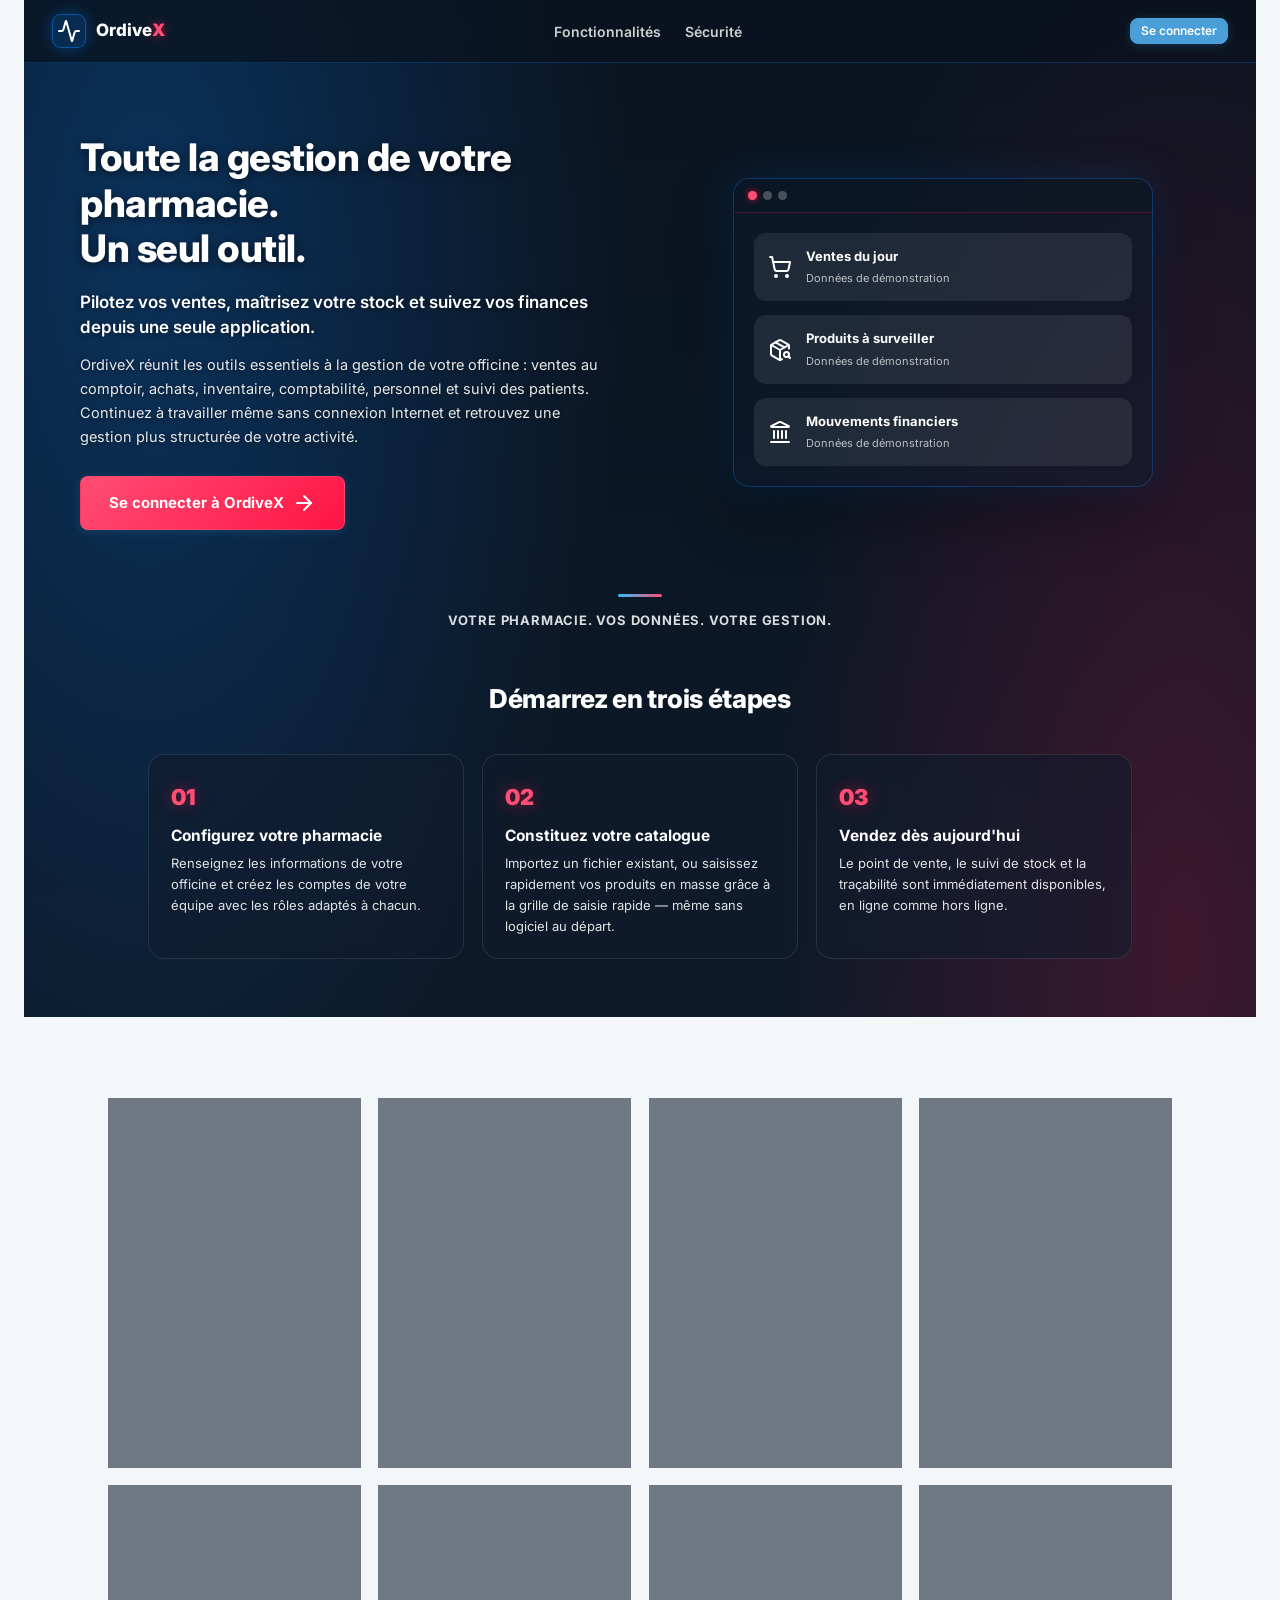
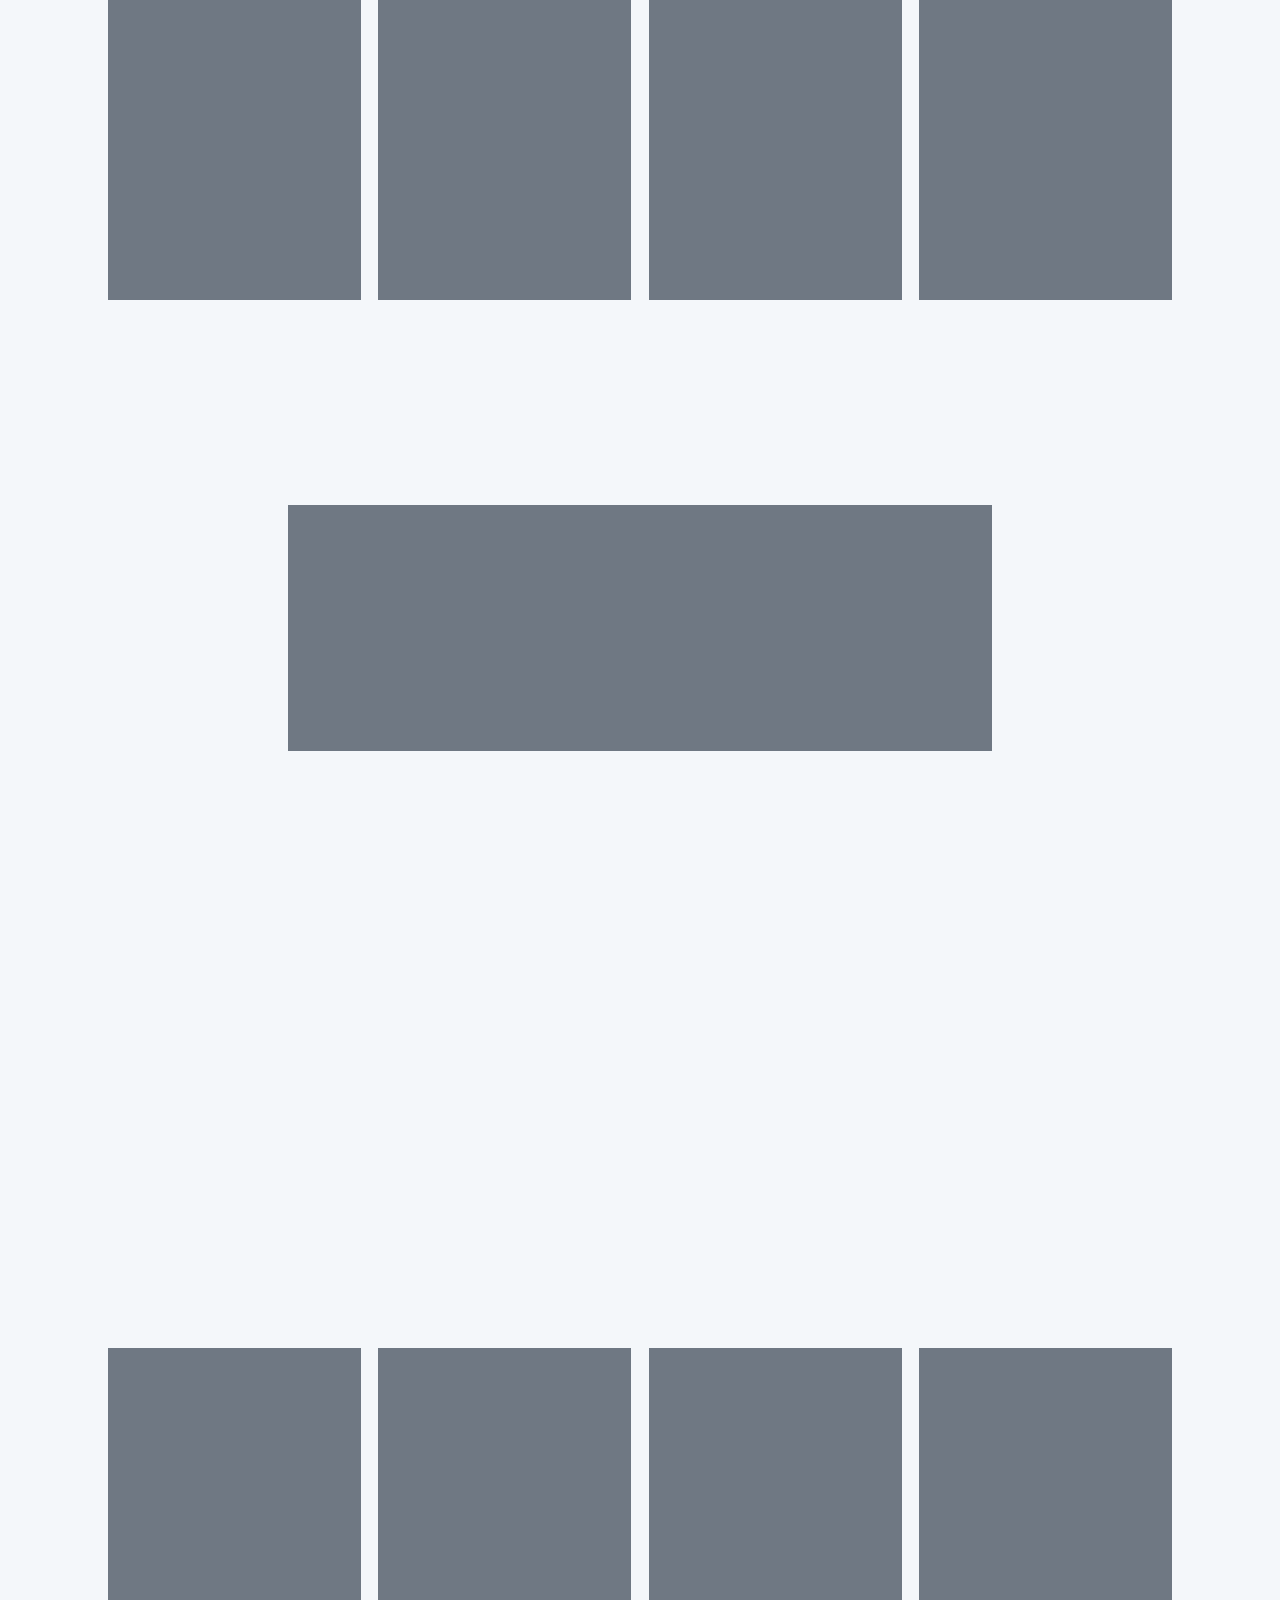
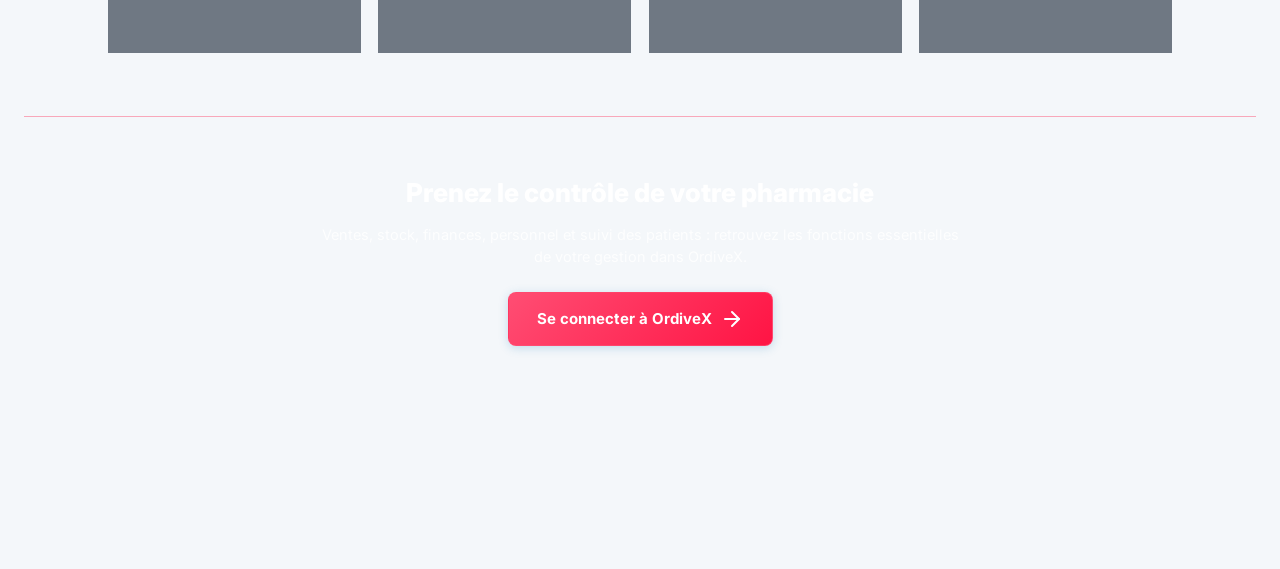
<file: index.html>
<!DOCTYPE html>
<html lang="fr">

<head>
  <script>
    (function() {
      // Fiabilisation post-hardening (Lot 8) — source de vérité UNIQUE pour la
      // version exécutée par cette page. Auparavant CE littéral (ligne
      // ci-dessous) ET un second `window.APP_VERSION = '9.x.x'` plus bas dans
      // <head> étaient deux chaînes codées en dur INDÉPENDANTES qu'il fallait
      // synchroniser à la main à chaque déploiement — exposé ici sous
      // window.APP_VERSION dès que possible pour que tout le reste du fichier
      // le lise au lieu de le redéclarer.
      const CURRENT_APP_VERSION = '9.13.6';
      window.APP_VERSION = CURRENT_APP_VERSION;

      const lastVersion = localStorage.getItem('ordivex_version');
      if (lastVersion !== CURRENT_APP_VERSION) {
        // Fiabilisation post-hardening (Lot 8) — cause racine de "la version
        // change à chaque refresh" : CE script (antérieur au Lot 5) et le
        // système de mise à jour du Lot 5 (bannière + _reloadWhenSafe, plus
        // bas dans ce fichier) réagissaient TOUS LES DEUX, indépendamment,
        // au même événement (nouvelle version déployée) — chacun avec son
        // propre window.location.reload(). Le Lot 5 recharge PROPREMENT
        // (attend la fin d'une vente/un formulaire ouvert) puis CE script,
        // sur le rechargement qui en résulte, détectait à nouveau un écart
        // de version et détruisait le Service Worker/cache que le Lot 5
        // venait d'installer correctement — nouveau cycle d'installation,
        // nouveau rechargement, etc. D'où l'alternance observée sur
        // plusieurs refresh successifs alors qu'une seule version est
        // réellement déployée. Le drapeau sessionStorage ci-dessous (posé
        // par _reloadWhenSafe juste avant SON propre reload, voir plus bas)
        // indique que CE rechargement précis est déjà le fruit du système
        // sûr du Lot 5 : dans ce cas, on se contente d'aligner localStorage
        // et de NE PAS relancer une seconde procédure de nettoyage/reload.
        var _swManagedReload = false;
        try { _swManagedReload = sessionStorage.getItem('ordivex_sw_managed_reload') === '1'; } catch (e) {}
        if (_swManagedReload) {
          try { sessionStorage.removeItem('ordivex_sw_managed_reload'); } catch (e) {}
          localStorage.setItem('ordivex_version', CURRENT_APP_VERSION);
        } else {
          localStorage.setItem('ordivex_version', CURRENT_APP_VERSION);
          if (window.caches) {
            caches.keys().then(function(names) {
              return Promise.all(names.map(function(name) {
                return caches.delete(name);
              }));
            }).then(function() {
              if (navigator.serviceWorker) {
                return navigator.serviceWorker.getRegistrations().then(function(regs) {
                  return Promise.all(regs.map(function(reg) {
                    return reg.unregister();
                  }));
                });
              }
            }).then(function() {
              window.location.reload();
            }).catch(function() {
              window.location.reload();
            });
          }
        }
      }
    })();
  </script>
  <meta charset="UTF-8">
  <meta name="viewport" content="width=device-width, initial-scale=1.0, viewport-fit=cover">
  <meta name="description" content="OrdiveX - ERP Pharmaceutique pour la Guinée">
  <meta name="theme-color" content="#1B4F72">
  <meta name="mobile-web-app-capable" content="yes">
  <meta name="apple-mobile-web-app-capable" content="yes">
  <meta name="apple-mobile-web-app-title" content="OrdiveX">
  <title>OrdiveX - ERP Pharmaceutique Premium</title>
  <link rel="icon" href="./icon.png" type="image/png">
  <link rel="manifest" href="manifest.json">
  <style>
    /* Police système — évite ERR_NAME_NOT_RESOLVED si Google Fonts est bloqué */
    :root { --font-sans: 'Inter', system-ui, -apple-system, 'Segoe UI', Roboto, Arial, sans-serif; }
    body { font-family: var(--font-sans); }
  </style>
  <!-- Google Fonts chargé en async (non-bloquant) — si réseau indisponible, le fallback système s'applique -->
  <link rel="preconnect" href="https://fonts.googleapis.com">
  <link rel="preconnect" href="https://fonts.gstatic.com" crossorigin>
  <link
    href="https://fonts.googleapis.com/css2?family=Inter:wght@300;400;500;600;700&family=JetBrains+Mono:wght@400;500&display=swap"
    rel="stylesheet"
    media="print" onload="this.media='all'"
    onerror="this.remove()">
  <link rel="stylesheet" href="css/main.css?v=9.13.6">
  <link rel="stylesheet" href="css/mobile.css?v=9.13.6">
  <!-- Fiabilisation post-hardening (Lot 8) : window.APP_VERSION est désormais
       défini une seule fois, dans le tout premier bloc script du head
       (source de vérité unique — voir son commentaire). Ce second littéral
       indépendant a été retiré. -->
  <meta name="theme-color" content="#1B4F72">
  <meta name="mobile-web-app-capable" content="yes">
  <meta name="apple-mobile-web-app-capable" content="yes">
  <meta name="apple-mobile-web-app-status-bar-style" content="black-translucent">
  <meta name="apple-touch-fullscreen" content="yes">
  <meta name="apple-mobile-web-app-title" content="OrdiveX">
  <link rel="apple-touch-icon" href="./icon.png">
  <script src="js/vendor/supabase.min.js"></script>
  <script src="js/vendor/lucide.min.js"></script>
  <script src="js/vendor/jspdf.umd.min.js"></script>
  <script src="js/vendor/jspdf.plugin.autotable.min.js"></script>
  <script>
    //  PERFORMANCE: Override lucide.createIcons pour scope automatique ──
    // Au lieu de scanner tout le DOM (lent sur mobile), scope au conteneur actif.
    if (window.lucide) {
      const _originalCreateIcons = lucide.createIcons.bind(lucide);
      lucide.createIcons = function (opts) {
        if (opts && opts.node) return _originalCreateIcons(opts);
        // Scope au #app-content si disponible, sinon document
        const container = document.getElementById('app-content');
        if (container) return _originalCreateIcons({ node: container });
        return _originalCreateIcons();
      };
      // Version rapide pour les modales et la sidebar (hors app-content)
      lucide.createIconsGlobal = _originalCreateIcons;
    }
  </script>
</head>

<body>

  <!-- Overlay OUTSIDE sidebar so it covers the screen independently -->
  <div id="sidebar-overlay" onclick="toggleSidebar()"></div>

  <aside id="app-sidebar">
    <div class="sidebar-logo">
      <div class="sidebar-logo-icon" id="sidebar-logo-icon"><img src="./icon.png" alt="OrdiveX" style="width:36px;height:36px;border-radius:8px;object-fit:cover"></div>
      <div class="sidebar-logo-text">
        <div class="sidebar-logo-title" id="pharmacy-name-display">Ordive<span style="color:var(--accent)">X</span>
        </div>
        <div class="sidebar-logo-subtitle" id="pharmacy-slogan-display">Santé & Technologie</div>
      </div>
    </div>
    <nav class="sidebar-nav" id="sidebar-nav"></nav>
    <div class="sidebar-footer">
      <div class="sidebar-sync" id="sidebar-sync" onclick="if(window.NM && typeof window.NM.requestSync === 'function') { window.NM.requestSync(true); } else { DB.syncToSupabase(true); }" style="cursor: pointer;" title="Cliquez pour forcer la synchronisation manuelle et vérifier le réseau">
        <div class="sync-dot online" id="sync-dot"></div>
        <span class="sync-text" id="sync-text">En ligne</span>
      </div>
      <div class="sidebar-user" id="sidebar-user">
        <div class="sidebar-user-avatar" id="user-avatar">?</div>
        <div class="sidebar-user-info">
          <div class="sidebar-user-name" id="user-name">Non connecté</div>
          <div class="sidebar-user-role" id="user-role">—</div>
        </div>
        <button class="sidebar-logout" onclick="Auth.logout()" title="Déconnecter"><i
            data-lucide="log-out"></i></button>
      </div>
      <div style="padding: 16px 20px; border-top: 1px solid rgba(255,255,255,0.05); text-align: center;">
        <a href="#" class="premium-badge">
          <svg width="12" height="12" viewBox="0 0 24 24" fill="none" stroke="currentColor" stroke-width="3"
            stroke-linecap="round" stroke-linejoin="round">
            <path d="m7 8-4 4 4 4" />
            <path d="m17 8 4 4-4 4" />
            <path d="m14 4-4 16" />
          </svg>
          <span>Propulsé par <strong>TrillionX</strong></span>
        </a>
      </div>
    </div>
  </aside>

  <header id="app-topbar">
    <button class="topbar-menu-btn" onclick="toggleSidebar()" title="Menu"><i data-lucide="menu"></i></button>
    <div class="topbar-title" id="topbar-title">Tableau de Bord</div>
    <div style="flex:1"></div>
    <div class="topbar-actions">
      <button class="topbar-btn" id="pwa-install-btn" onclick="installPWA()" title="Installer l'app"
        style="display:none"><i data-lucide="smartphone"></i></button>
      <button class="topbar-btn" id="device-sync-btn" onclick="if(window.UI && UI.openSyncMonitor) UI.openSyncMonitor()"
        title="Moniteur de Réseau">
        <i data-lucide="monitor" id="device-sync-icon"></i>
        <span class="notif-badge" id="device-sync-badge"
          style="display:none; background:var(--warning); color:#fff;">!</span>
      </button>
      <button class="topbar-btn" onclick="navigatePage('reorder')" title="Réapprovisionnement"><i
          data-lucide="refresh-cw"></i></button>
      <button class="topbar-btn" onclick="navigatePage('print')" title="Impression"><i
          data-lucide="printer"></i></button>
      <button class="topbar-btn" id="notif-btn" onclick="navigatePage('alerts')" title="Alertes">
        <i data-lucide="bell"></i><span class="notif-badge" id="notif-count" style="display:none">0</span>
      </button>
      <button class="topbar-btn" onclick="DB.doBackup ? DB.doBackup() : UI.toast('Backup...','info')"
        title="Sauvegarde"><i data-lucide="save"></i></button>
      <button class="topbar-btn" id="theme-toggle-btn" onclick="UI.toggleTheme()" title="Changer le thème"><i
          data-lucide="moon"></i></button>
      <button class="topbar-btn" id="topbar-settings-btn" onclick="navigatePage('settings')" title="Paramètres"><i
          data-lucide="settings-2"></i></button>
    </div>
  </header>

  <main id="app-content">
    <div class="loading-state">
      <div class="spinner"></div>
      <p>Démarrage de OrdiveX...</p>
    </div>
  </main>


  <div id="toast-container"></div>

  <!-- Device Sync Monitor Modal -->
  <div id="sync-monitor-modal" class="modal-overlay"
    style="display: none; z-index: 10000; position: fixed; top: 0; left: 0; width: 100vw; height: 100vh; background: rgba(0,0,0,0.5); justify-content: center; align-items: center;">
    <div class="modal-content"
      style="background: var(--surface); padding: 24px; border-radius: 12px; width: 90%; max-width: 500px; box-shadow: 0 10px 30px rgba(0,0,0,0.2);">
      <h3 style="margin-top:0; font-size: 1.2rem; display: flex; align-items: center; gap: 8px;">
        <i data-lucide="monitor-speaker"></i> Moniteur de Réseau
      </h3>
      <p style="color: var(--text-muted); font-size: 0.9rem; margin-bottom: 20px;">
        État en temps réel de la synchronisation des différents appareils (PC, Tablettes, Mobiles).
      </p>
      <div id="sync-monitor-list"
        style="display: flex; flex-direction: column; gap: 12px; max-height: 50vh; overflow-y: auto;">
        <!-- Devices listed here dynamically -->
      </div>
      <div style="margin-top: 24px; display: flex; justify-content: space-between; align-items: center;">
        <span style="font-size: 0.8rem; color: var(--text-muted);" id="current-device-id-display"></span>
        <button onclick="document.getElementById('sync-monitor-modal').style.display='none'" class="btn btn-primary"
          style="background: var(--primary); color: white; border: none; padding: 8px 16px; border-radius: 6px; cursor: pointer; font-weight: 500;">Fermer</button>
      </div>
    </div>
  </div>

  <!-- â-¢Ââ-¢Ââ-¢Â BOTTOM TAB BAR ââ‚¬- Mobile POS uniquement â-¢Ââ-¢Ââ-¢Â -->
  <nav id="mobile-pos-tabbar" class="mobile-tabbar" style="display:none">
    <button class="tab-btn active" data-vue="produits" onclick="mobileShowVue('produits')">
      <svg width="22" height="22" viewBox="0 0 24 24" fill="none" stroke="currentColor" stroke-width="2"
        stroke-linecap="round" stroke-linejoin="round">
        <rect x="3" y="3" width="7" height="7"></rect>
        <rect x="14" y="3" width="7" height="7"></rect>
        <rect x="14" y="14" width="7" height="7"></rect>
        <rect x="3" y="14" width="7" height="7"></rect>
      </svg>
      <span>Produits</span>
    </button>
    <button class="tab-btn" data-vue="panier" onclick="mobileShowVue('panier')">
      <svg width="22" height="22" viewBox="0 0 24 24" fill="none" stroke="currentColor" stroke-width="2"
        stroke-linecap="round" stroke-linejoin="round">
        <circle cx="9" cy="21" r="1"></circle>
        <circle cx="20" cy="21" r="1"></circle>
        <path d="M1 1h4l2.68 13.39a2 2 0 0 0 2 1.61h9.72a2 2 0 0 0 2-1.61L23 6H6"></path>
      </svg>
      <span>Panier</span>
      <span class="tab-badge" id="mobile-cart-badge" style="display:none">0</span>
    </button>
    <button class="tab-btn" data-vue="menu" onclick="mobileShowVue('menu')">
      <svg width="22" height="22" viewBox="0 0 24 24" fill="none" stroke="currentColor" stroke-width="2"
        stroke-linecap="round" stroke-linejoin="round">
        <line x1="3" y1="12" x2="21" y2="12"></line>
        <line x1="3" y1="6" x2="21" y2="6"></line>
        <line x1="3" y1="18" x2="21" y2="18"></line>
      </svg>
      <span>Menu</span>
    </button>
  </nav>

  <script src="js/utils/network-manager.js?v=9.13.6"></script>
  <script src="js/utils/barcode-scan.js?v=9.13.6"></script>
  <script src="js/utils/barcode-render.js?v=9.13.6"></script>
  <script src="js/db.js?v=9.13.6"></script>
  <script src="js/utils/queue.js?v=9.13.6"></script>
  <script src="js/auth.js?v=9.13.6"></script>
  <script src="js/ui.js?v=9.13.6"></script>
  <script src="js/mobile-money.js?v=9.13.6"></script>
  <script src="js/sms.js?v=9.13.6"></script>
  <script src="js/pages/dashboard.js?v=9.13.6"></script>
  <script src="js/pages/pos.js?v=9.13.6"></script>
  <script src="js/pages/stock.js?v=9.13.6"></script>
  <script src="js/pages/products.js?v=9.13.6"></script>
  <script src="js/pages/sales.js?v=9.13.6"></script>
  <script src="js/pages/returns.js?v=9.13.6"></script>
  <script src="js/pages/settings.js?v=9.13.6"></script>
  <script src="js/pages/prescriptions.js?v=9.13.6"></script>
  <script src="js/pages/suppliers.js?v=9.13.6"></script>
  <script src="js/pages/invoices.js?v=9.13.6"></script>
  <script src="js/pages/patients.js?v=9.13.6"></script>
  <script src="js/pages/caisse.js?v=9.13.6"></script>
  <script src="js/pages/traceability.js?v=9.13.6"></script>
  <script src="js/pages/alerts-engine.js?v=9.13.6"></script>
  <script src="js/pages/alerts.js?v=9.13.6"></script>
  <script src="js/pages/print.js?v=9.13.6"></script>
  <script src="js/pages/onboarding.js?v=9.13.6"></script>
  <script src="js/pages/insurances.js?v=9.13.6"></script>
  <script src="js/pages/metrics.js?v=9.13.6"></script>
  <script src="js/pages/management-control.js?v=9.13.6"></script>
  <script src="js/pages/accounting.js?v=9.13.6"></script>
  <script src="js/ui/command-palette.js?v=9.13.6"></script>
  <script src="js/ui/feedback.js?v=9.13.6"></script>
  <script src="js/utils/animations.js?v=9.13.6"></script>
  <script src="js/components/supportWidget.js?v=9.13.6"></script>
  <script src="js/pages/shifts.js?v=9.13.6"></script>
  <script src="js/pages/hr.js?v=9.13.6"></script>
  <script src="js/pages/stock-exits.js?v=9.13.6"></script>
  <script src="js/pages/inventory.js?v=9.13.6"></script>
  <script src="js/pages/diagnostic.js?v=9.13.6"></script>
  <script src="js/utils/pdf-export.js?v=9.13.6"></script>
  <script src="js/utils/action-guard.js?v=9.13.6"></script>
  <script src="js/utils/stability.js?v=9.13.6"></script>
  <script src="js/utils/devtools-guard.js?v=9.13.6"></script>
  <script src="js/utils/security-lock.js?v=9.13.6"></script>

  <script>
    const NAV_ITEMS = [
      { section: 'Principal' },
      { page: 'dashboard', icon: 'layout-dashboard', label: 'Tableau de Bord', roles: ['admin', 'pharmacien', 'caissier'], permission: 'module_dashboard' },
      { page: 'pos', icon: 'monitor-smartphone', label: 'Point de Vente', roles: ['admin', 'pharmacien', 'caissier'], permission: 'module_sales' },
      { page: 'caisse', icon: 'banknote', label: 'Caisse Journalière', roles: ['admin', 'pharmacien', 'caissier'], permission: 'module_caisse' },
      { section: 'Stock & Produits' },
      { page: 'products', icon: 'pill', label: 'Catalogue Produits', roles: ['admin', 'pharmacien'], permission: 'module_products' },
      { page: 'stock', icon: 'package-search', label: 'Gestion des Stocks', roles: ['admin', 'pharmacien'], permission: 'module_stock' },
      { page: 'inventory', icon: 'clipboard-list', label: 'Inventaires Physiques', roles: ['admin', 'pharmacien'], permission: 'module_inventory' },
      { page: 'reorder', icon: 'refresh-ccw-dot', label: 'Réapprovisionnement', roles: ['admin', 'pharmacien'], permission: 'module_reorder' },
      { section: 'Ordonnances & Patients' },
      { page: 'prescriptions', icon: 'file-text', label: 'Ordonnances', roles: ['admin', 'pharmacien'], permission: 'module_prescriptions' },
      { page: 'patients', icon: 'users', label: 'Dossiers Patients', roles: ['admin', 'pharmacien'], permission: 'module_patients' },
      { page: 'insurances', icon: 'shield', label: 'Assurances & Tiers Payant', roles: ['admin', 'pharmacien'], permission: 'module_claims' },
      { section: 'Achats' },
      { page: 'suppliers', icon: 'factory', label: 'Fournisseurs', roles: ['admin', 'pharmacien'], permission: 'module_suppliers' },
      { page: 'purchase-orders', icon: 'clipboard-list', label: 'Bons de Commande', roles: ['admin', 'pharmacien'], permission: 'module_purchase_orders' },
      { page: 'invoices', icon: 'file-text', label: 'Factures Fournisseurs', roles: ['admin', 'pharmacien'], permission: 'module_invoices' },
      { section: 'Traçabilité' },
      { page: 'traceability', icon: 'shield-check', label: 'Traçabilité & Pharmavig.', roles: ['admin', 'pharmacien'], permission: 'module_traceability' },
      { section: 'Analytique & Compta' },
      { page: 'management-control', icon: 'gauge', label: 'Pilotage & Controle', roles: ['admin', 'pharmacien'], permission: 'module_management_control' },
      { page: 'accounting', icon: 'landmark', label: 'Comptabilité Générale', roles: ['admin', 'comptable'], permission: 'module_accounting' },
      { page: 'sales', icon: 'history', label: 'Historique Ventes', roles: ['admin', 'pharmacien', 'caissier'], permission: 'module_sales' },
      { page: 'returns', icon: 'undo-2', label: 'Retours Médicaments', roles: ['admin', 'pharmacien'], permission: 'module_sales' },
      { page: 'stock-exits', icon: 'shuffle', label: 'Mouvements Manuels', roles: ['admin', 'pharmacien'], permission: 'caisse_view_manual_movements' },
      { page: 'reports', icon: 'bar-chart-3', label: 'Rapports & Analytique', roles: ['admin', 'pharmacien'], permission: 'module_reports' },
      { page: 'metrics', icon: 'bar-chart-2', label: 'Métriques Business', roles: ['admin', 'pharmacien'], permission: 'module_metrics' },
      { section: 'Ressources Humaines' },
      { page: 'hr', icon: 'user-cog', label: 'Ressources Humaines', roles: ['admin', 'manager'], permission: 'module_rh' },
      { section: 'Administration' },
      { page: 'print', icon: 'printer', label: "Centre d'Impression", roles: ['admin', 'pharmacien'], permission: 'module_settings' },
      { page: 'alerts', icon: 'bell', label: 'Alertes', roles: ['admin', 'pharmacien', 'caissier'], permission: 'module_dashboard' },
      { page: 'shifts', icon: 'clock-3', label: 'Équipes Matin / Soir', roles: ['admin', 'pharmacien'], permission: 'module_shifts' },
      { page: 'settings', icon: 'settings-2', label: 'Paramètres', roles: ['admin', 'manager'], permission: 'module_settings' },
      // Lot 6 hardening : volontairement absent d'Auth.ALL_PERMISSIONS et
      // des permissions par défaut de tout rôle — 'module_diagnostic' ne
      // peut donc jamais être accordé à un non-admin depuis les Paramètres
      // (Auth.can() ne renvoie true que par le raccourci role==='admin').
      // Double verrou : ce filtre de nav ET le contrôle interne à
      // renderDiagnostic() (js/pages/diagnostic.js).
      { page: 'diagnostic', icon: 'stethoscope', label: 'Diagnostic du Poste', roles: ['admin'], permission: 'module_diagnostic' },
    ];

    const PAGE_TITLES = {
      dashboard: 'Tableau de Bord', pos: 'Point de Vente', caisse: 'Caisse Journalière',
      products: 'Catalogue Médicaments', stock: 'Gestion des Stocks', inventory: 'Inventaires Physiques', reorder: 'Réapprovisionnement',
      prescriptions: 'Gestion des Ordonnances', patients: 'Dossiers Patients', insurances: 'Assurances & Tiers Payant',
      suppliers: 'Fournisseurs', 'purchase-orders': 'Bons de Commande', invoices: 'Factures Fournisseurs',
      traceability: 'Traçabilité & Pharmacovigilance',
      accounting: 'Comptabilité Générale',
      sales: 'Historique des Ventes', returns: 'Retours de Médicaments', 'stock-exits': 'Mouvements Manuels', reports: 'Rapports & Analytique',
      'management-control': 'Pilotage & Controle de Gestion',
      metrics: 'Métriques Business', onboarding: 'Configuration Initiale',
      print: "Centre d'Impression", alerts: 'Alertes Système', settings: 'Paramètres & Administration',
      shifts: 'Équipes Matin / Soir', hr: 'Ressources Humaines',
      diagnostic: 'Diagnostic du Poste',
    };

    function initSidebar() {
      const nav = document.getElementById('sidebar-nav');
      if (!nav || !DB.AppState.currentUser) return;
      const user = DB.AppState.currentUser;

      // Filter visible items first
      const visibleItems = NAV_ITEMS.filter(item => {
        if (item.section) return true; // Keep sections for now
        // 1. Check individual permission override first (if present)
        if (item.permission && typeof Auth !== 'undefined' && typeof Auth.can === 'function') {
          return Auth.can(item.permission);
        }
        // 2. Fallback to role-based check
        return item.roles.includes(user.role);
      });

      // Filter out sections that don't have subsequent items
      const finalItems = [];
      for (let i = 0; i < visibleItems.length; i++) {
        const item = visibleItems[i];
        if (item.section) {
          // Look ahead to see if there's any non-section item before the next section
          let hasContent = false;
          for (let j = i + 1; j < visibleItems.length; j++) {
            if (visibleItems[j].section) break;
            if (visibleItems[j].page) {
              hasContent = true;
              break;
            }
          }
          if (hasContent) finalItems.push(item);
        } else {
          finalItems.push(item);
        }
      }

      nav.innerHTML = finalItems.map(item => {
        if (item.section) return '<div class="nav-section">' + item.section + '</div>';
        return '<button class="nav-item" data-page="' + item.page + '" onclick="navigatePage(\'' + item.page + '\')">'
          + '<span class="nav-icon"><i data-lucide="' + item.icon + '"></i></span>'
          + '<span class="nav-label">' + item.label + '</span>'
          + '</button>';
      }).join('');
      if (window.lucide) {
        lucide.createIconsGlobal ? lucide.createIconsGlobal() : lucide.createIcons();
      }
    }

    function toggleSidebar() {
      const sidebar = document.getElementById('app-sidebar');
      const overlay = document.getElementById('sidebar-overlay');

      if (window.innerWidth <= 768) {
        // Mobile: use 'show' class for off-canvas
        const isOpen = sidebar.classList.contains('show');
        if (isOpen) {
          sidebar.classList.remove('show');
          if (overlay) overlay.classList.remove('show');
        } else {
          sidebar.classList.add('show');
          if (overlay) overlay.classList.add('show');
        }
      } else {
        // Desktop: use 'collapsed' class
        sidebar.classList.toggle('collapsed');
      }
    }

    // Auto-close sidebar on mobile after navigation
    function closeSidebarMobile() {
      if (window.innerWidth <= 768) {
        const sidebar = document.getElementById('app-sidebar');
        const overlay = document.getElementById('sidebar-overlay');
        if (sidebar) sidebar.classList.remove('show');
        if (overlay) overlay.classList.remove('show');
      }
    }

    function updateTopbar() {
      const user = DB.AppState.currentUser;
      if (!user) return;
      const av = document.getElementById('user-avatar');
      const nm = document.getElementById('user-name');
      const rl = document.getElementById('user-role');
      if (av) av.textContent = (user.name || 'U').charAt(0).toUpperCase();
      if (nm) nm.textContent = user.name || user.username;
      if (rl) rl.textContent = { admin: 'Administrateur', pharmacien: 'Pharmacien', caissier: 'Caissier' }[user.role] || user.role;

      const settingsBtn = document.getElementById('topbar-settings-btn');
      if (settingsBtn) {
        settingsBtn.style.display = user.role === 'admin' ? 'flex' : 'none';
      }
    }

    function navigatePage(page) {
      // Vérifier la permission d'accès avant la navigation
      const item = NAV_ITEMS.find(i => i.page === page);
      if (item && item.permission && typeof Auth !== 'undefined' && typeof Auth.can === 'function') {
        if (!Auth.can(item.permission) && DB.AppState.currentUser?.role !== 'admin') {
          UI.toast('⛔ Accès refusé — Vous n\'avez pas la permission d\'accéder à ce module.', 'error', 4000);
          return;
        }
      }

      // Cleanup mobile POS tab bar si on quitte le POS
      if (typeof mobileCleanupPOS === 'function') mobileCleanupPOS();
      document.querySelectorAll('.nav-item').forEach(el => el.classList.toggle('active', el.dataset.page === page));
      const t = document.getElementById('topbar-title');
      if (t) t.textContent = PAGE_TITLES[page] || page;
      closeSidebarMobile();
      Router.navigate(page);
    }

    // Lot 7 hardening : indicateur persistant discret de dernière synchro —
    // affiché sur la même ligne que le statut réseau (pas de nouvel élément,
    // pas de bloc supplémentaire) pour rester discret comme demandé.
    function _lastSyncTimeSuffix() {
      const ts = window.NM && window.NM.lastSuccessTime;
      if (!ts) return '';
      const d = new Date(ts);
      const hh = String(d.getHours()).padStart(2, '0');
      const mm = String(d.getMinutes()).padStart(2, '0');
      return ' · Sync ' + hh + ':' + mm;
    }
    function updateNetworkStatus() {
      const online = window.NM && typeof window.NM.isOnline === 'function' ? window.NM.isOnline() : navigator.onLine;
      const state = window.NM ? window.NM.state : (online ? 'ONLINE' : 'OFFLINE');
      const dot = document.getElementById('sync-dot');
      const text = document.getElementById('sync-text');
      if (dot) {
        dot.className = 'sync-dot ' + (online ? 'online' : (state === 'DEGRADED' ? 'degraded' : 'offline'));
      }
      if (text) {
        const label = online ? 'En ligne' : (state === 'DEGRADED' ? 'Serveur indisponible' : 'Hors ligne');
        text.textContent = label + _lastSyncTimeSuffix();
      }
    }
    window.updateNetworkStatus = updateNetworkStatus;
    window.addEventListener('online', () => { 
      updateNetworkStatus(); 
    });
    window.addEventListener('offline', () => { 
      updateNetworkStatus(); 
    });
    setInterval(updateNetworkStatus, 3000);

    async function updateAlertBadge() {
      try {
        const alerts = await DB.dbGetAll('alerts');
        const count = alerts.filter(a => a.status === 'unread').length;
        const badge = document.getElementById('notif-count');
        if (badge) { badge.style.display = count > 0 ? 'flex' : 'none'; badge.textContent = count > 9 ? '9+' : count; }
      } catch (e) { }
    }

    Router.register('metrics', (container) => renderMetrics(container));
    Router.register('onboarding', (container) => renderOnboarding(container));
    Router.register('diagnostic', (container) => renderDiagnostic(container));

    // Route 'alerts' enregistrée dans js/pages/alerts.js

    async function clearAllAlerts() {
      const all = await DB.dbGetAll('alerts');
      for (const a of all.filter(a => a.status === 'unread')) await DB.dbPut('alerts', { ...a, status: 'read' });
      UI.toast('Toutes les alertes marquées comme lues', 'success');
      await updateAlertBadge();
      Router.navigate('alerts');
    }
    async function dismissAlertItem(id) {
      const a = await DB.dbGet('alerts', id);
      if (a) await DB.dbPut('alerts', { ...a, status: 'read' });
      await updateAlertBadge();
      Router.navigate('alerts');
    }
    window.clearAllAlerts = clearAllAlerts;
    window.dismissAlertItem = dismissAlertItem;
    window.dismissAlert = dismissAlertItem;

    let _pwaPrompt = null;
    window.addEventListener('beforeinstallprompt', e => {
      e.preventDefault(); _pwaPrompt = e;
      const b = document.getElementById('pwa-install-btn');
      if (b) b.style.display = 'flex';
      // Show install banner if not in standalone mode
      if (!window.matchMedia('(display-mode: standalone)').matches) {
        showPWAInstallBanner();
      }
    });

    function showPWAInstallBanner() {
      if (document.getElementById('pwa-install-banner')) return;
      if (localStorage.getItem('pwa-banner-dismissed')) return;
      const banner = document.createElement('div');
      banner.id = 'pwa-install-banner';
      banner.style.cssText = 'position:fixed;bottom:20px;left:50%;transform:translateX(-50%);z-index:2001;background:linear-gradient(135deg,#1B6FAE,#2EAF7D);color:white;padding:14px 20px;border-radius:14px;box-shadow:0 8px 30px rgba(0,0,0,0.25);display:flex;align-items:center;gap:14px;max-width:460px;width:calc(100% - 40px);font-family:Inter,system-ui,sans-serif;animation:slideUp 0.4s ease';
      banner.innerHTML = '<div style="flex:1"><strong style="font-size:14px;display:block;margin-bottom:2px">Installer OrdiveX</strong><span style="font-size:12px;opacity:0.9">Installez l\'app pour une experience native sans barre du navigateur</span></div><button onclick="installPWA()" style="background:white;color:#1B6FAE;border:none;padding:8px 16px;border-radius:8px;font-weight:700;font-size:13px;cursor:pointer;white-space:nowrap">Installer</button><button onclick="dismissPWABanner()" style="background:none;border:none;color:white;opacity:0.7;cursor:pointer;font-size:18px;padding:4px">&#x2715;</button>';
      document.body.appendChild(banner);
    }

    function dismissPWABanner() {
      const banner = document.getElementById('pwa-install-banner');
      if (banner) banner.remove();
      localStorage.setItem('pwa-banner-dismissed', '1');
    }
    window.dismissPWABanner = dismissPWABanner;

    async function installPWA() {
      if (!_pwaPrompt) { UI.toast('Application déjàƒÂ  installée ou non disponible', 'info'); return; }
      _pwaPrompt.prompt();
      const r = await _pwaPrompt.userChoice;
      if (r.outcome === 'accepted') {
        UI.toast('OrdiveX installé ! L\'app se lancera sans barre du navigateur.', 'success', 5000);
        document.getElementById('pwa-install-btn').style.display = 'none';
        dismissPWABanner();
      }
      _pwaPrompt = null;
    }
    window.installPWA = installPWA;
    window.closeSidebarMobile = closeSidebarMobile;

    // ═══════════════════════════════════════════════════════════════════
    // SYSTÈME DE MISE À JOUR PROFESSIONNEL — v9.5.0
    // Détecte une vraie nouvelle version via le Service Worker,
    // compare avec version.json, et affiche une bannière moderne
    // uniquement quand une mise à jour est réellement disponible.
    // ═══════════════════════════════════════════════════════════════════
    const ORDIVEX_CURRENT_VERSION = APP_VERSION;

    // Environnement de test local (ex: python -m http.server) : jamais de
    // Service Worker. But : les fichiers modifiés sur disque pendant une
    // session de test doivent TOUJOURS être servis frais au prochain
    // rechargement — avec un SW en cache-first (voir sw.js), ce ne serait
    // pas le cas. On neutralise aussi activement tout SW/cache déjà installé
    // par une session de test précédente sur cette même origine, pour éviter
    // la confusion récurrente "mes modifications ne s'affichent pas" alors
    // qu'elles sont bien sur le disque mais servies depuis un ancien cache.
    // Sans effet en production (une pharmacie n'accède jamais via ces hôtes).
    const isLocalTestServer = ['127.0.0.1', 'localhost'].includes(location.hostname);

    if (isLocalTestServer) {
      if ('serviceWorker' in navigator) {
        navigator.serviceWorker.getRegistrations().then(regs => regs.forEach(r => r.unregister()));
      }
      if (window.caches) {
        caches.keys().then(names => names.forEach(name => caches.delete(name)));
      }
    } else if ('serviceWorker' in navigator) {
      // Lot 5 hardening (F15) : { updateViaCache: 'none' } force le navigateur
      // à ne JAMAIS servir sw.js depuis son cache HTTP lors d'un reg.update()
      // (vérification périodique plus bas) — sans ça, sur un hébergement où
      // on ne contrôle pas les en-têtes Cache-Control (GitHub Pages, ici :
      // aucun fichier de config d'en-têtes possible), le navigateur pourrait
      // comparer une copie déjà en cache à elle-même et ne jamais détecter
      // de nouvelle version du Service Worker.
      navigator.serviceWorker.register('sw.js', { updateViaCache: 'none' })
        .then(reg => {
          console.log('[SW] OK:', reg.scope);

          // ── Détection d'un nouveau Service Worker ──
          reg.addEventListener('updatefound', () => {
            const newWorker = reg.installing;
            if (!newWorker) return;

            newWorker.addEventListener('statechange', () => {
              // Le nouveau SW est installé et prêt à prendre le relais
              if (newWorker.state === 'installed' && navigator.serviceWorker.controller) {
                // Il y a un ancien SW actif + un nouveau prêt → vraie mise à jour
                _checkAndShowUpdateBanner(newWorker);
              }
            });
          });
        })
        .catch(e => console.warn('[SW] Erreur:', e));

      // Si le SW se recharge tout seul (après activation), recharger la page.
      // Lot 5 hardening (F16) : sw.js appelle self.skipWaiting() de façon
      // INCONDITIONNELLE dès l'installation (délibéré — garantit qu'une mise
      // à jour finit toujours par s'appliquer, même si l'onglet reste ouvert
      // des jours). Ça déclenche ce controllerchange sur TOUS les onglets
      // ouverts, indépendamment de toute action utilisateur — y compris en
      // pleine vente au comptoir. On découple : le nouveau SW peut prendre
      // le contrôle sans conséquence (juste les futures requêtes réseau),
      // mais le RECHARGEMENT DE LA PAGE — la partie réellement disruptive —
      // attend un état sûr.
      function _hasSensitiveOperationActive() {
        try {
          // Lot 5 hardening (F16) : posCart est une variable `let` locale à
          // pos.js (script classique) — pas une propriété de `window`. On
          // passe par le getter exposé par pos.js (window._getPosCartLength)
          // plutôt que par window.posCart, qui serait toujours undefined ici.
          if (typeof window._getPosCartLength === 'function' && window._getPosCartLength() > 0) {
            return 'Panier POS non vide';
          }
          if (document.getElementById('global-modal')) return 'Formulaire ouvert';
        } catch (e) { /* en cas d'erreur, ne pas bloquer indéfiniment un reload légitime */ }
        return null;
      }

      let _swRefreshing = false;
      function _reloadWhenSafe() {
        if (_swRefreshing) return;
        const reason = _hasSensitiveOperationActive();
        if (reason) {
          console.log('[SW] Rechargement différé — ' + reason);
          if (window.UI && typeof UI.toast === 'function' && !window._swDeferredToastShown) {
            window._swDeferredToastShown = true;
            UI.toast('Mise à jour prête — elle s\'appliquera dès la fin de cette opération.', 'info', 6000);
          }
          setTimeout(_reloadWhenSafe, 5000);
          return;
        }
        _swRefreshing = true;
        // Fiabilisation post-hardening (Lot 8) : signale au script de tête
        // de <head> (voir son commentaire) que CE rechargement est déjà
        // piloté par le système sûr du Service Worker — évite qu'il ne
        // déclenche à son tour un second nettoyage/reload sur la page qui
        // en résulte. sessionStorage (pas localStorage) : le drapeau ne
        // doit survivre qu'à CE rechargement précis, dans CET onglet.
        try { sessionStorage.setItem('ordivex_sw_managed_reload', '1'); } catch (e) {}
        window.location.reload();
      }
      navigator.serviceWorker.addEventListener('controllerchange', _reloadWhenSafe);
    }

    /**
     * Vérifie si la version distante est supérieure et affiche la bannière
     */
    async function _checkAndShowUpdateBanner(newWorker) {
      let remoteVersion = null;
      let changelog = '';
      try {
        const res = await fetch('version.json?t=' + Date.now(), { cache: 'no-store' });
        if (res.ok) {
          const data = await res.json();
          remoteVersion = data.version;
          changelog = data.changelog || '';
        }
      } catch(e) { /* offline — on affiche quand même la bannière générique */ }

      // Si on a pu lire la version distante ET qu'elle est identique ou inférieure → pas de mise à jour
      if (remoteVersion) {
        // Lot 5 hardening (F18) : parsing semver validé plutôt qu'un split/Number
        // naïf — un segment manquant ou non-numérique (version.json malformé)
        // produisait silencieusement `undefined`/`NaN`, faussant la comparaison
        // dans un sens ou l'autre selon le cas. En cas d'échec de parsing, on
        // affiche la bannière PAR PRUDENCE plutôt que de risquer de masquer
        // une vraie mise à jour (le SW a de toute façon déjà détecté un
        // nouveau sw.js réel via updatefound à ce stade).
        const parseVerSafe = v => {
          if (typeof v !== 'string') return null;
          const parts = v.split('.').map(s => parseInt(s, 10));
          if (parts.length < 3 || parts.some(n => !Number.isFinite(n) || n < 0)) return null;
          return parts;
        };
        const rV = parseVerSafe(remoteVersion);
        const cV = parseVerSafe(ORDIVEX_CURRENT_VERSION);
        if (rV && cV) {
          const isNewer = rV[0] > cV[0] || (rV[0] === cV[0] && rV[1] > cV[1]) || (rV[0] === cV[0] && rV[1] === cV[1] && rV[2] > cV[2]);
          if (!isNewer) {
            console.log('[Update] Version distante (' + remoteVersion + ') <= version locale (' + ORDIVEX_CURRENT_VERSION + '). Pas de bannière.');
            return;
          }
        } else {
          console.warn('[Update] Format de version invalide (remote="' + remoteVersion + '", local="' + ORDIVEX_CURRENT_VERSION + '") — bannière affichée par prudence.');
        }

        // Lot 5 hardening (F19) : snooze persistant PAR VERSION — "Plus tard"
        // ne doit pas re-notifier pour la MÊME version à chaque updatefound
        // (qui peut se déclencher plusieurs fois : reg.update() toutes les
        // 30 min). Une version ULTÉRIEURE au dismiss enregistré redéclenche
        // normalement la bannière.
        try {
          const dismissedVersion = localStorage.getItem('ordivex_banner_dismissed_version');
          if (dismissedVersion === remoteVersion) {
            console.log('[Update] Version ' + remoteVersion + ' déjà ignorée ("Plus tard") par l\'utilisateur — pas de nouvelle bannière pour cette version.');
            return;
          }
        } catch (e) { /* localStorage indisponible — ne pas bloquer l'affichage */ }
      }

      // ── Construire et afficher la bannière ──
      const versionLabel = remoteVersion || 'nouvelle version';
      const existing = document.getElementById('ordivex-update-banner');
      if (existing) existing.remove();

      const banner = document.createElement('div');
      banner.id = 'ordivex-update-banner';
      banner.innerHTML = `
        <div style="position:fixed;bottom:0;left:0;right:0;z-index:99999;animation:slideUpBanner 0.5s cubic-bezier(0.16,1,0.3,1) forwards">
          <div style="max-width:640px;margin:0 auto 20px;padding:22px 26px;background:linear-gradient(135deg,#0f172a 0%,#1e3a5f 100%);border-radius:18px;box-shadow:0 24px 70px rgba(0,0,0,0.5),0 0 0 1px rgba(16,185,129,0.25);border:1px solid rgba(16,185,129,0.35);display:flex;align-items:center;gap:16px;backdrop-filter:blur(20px);margin-left:16px;margin-right:16px">
            <div style="flex-shrink:0;width:52px;height:52px;background:linear-gradient(135deg,#10b981,#059669);border-radius:13px;display:flex;align-items:center;justify-content:center;animation:updatePulse 2.2s infinite ease-in-out">
              <svg width="26" height="26" viewBox="0 0 24 24" fill="none" stroke="white" stroke-width="2" stroke-linecap="round" stroke-linejoin="round"><path d="m12 3-1.912 5.813a2 2 0 0 1-1.275 1.275L3 12l5.813 1.912a2 2 0 0 1 1.275 1.275L12 21l1.912-5.813a2 2 0 0 1 1.275-1.275L21 12l-5.813-1.912a2 2 0 0 1-1.275-1.275L12 3Z"/></svg>
            </div>
            <div style="flex:1;min-width:0">
              <div style="font-size:15px;font-weight:800;color:#fff;margin-bottom:2px">Mise à jour OrdiveX ${versionLabel} disponible</div>
              <div style="font-size:12px;color:#94a3b8;line-height:1.4">${changelog || 'Nouvelles fonctionnalités et améliorations de performance.'}</div>
            </div>
            <div style="display:flex;gap:8px;flex-shrink:0">
              <button onclick="_dismissUpdateBanner('${remoteVersion || ''}')" style="padding:8px 14px;border-radius:10px;border:1px solid rgba(255,255,255,0.15);background:transparent;color:#94a3b8;font-size:12px;font-weight:600;cursor:pointer;transition:all 0.2s">Plus tard</button>
              <button onclick="_applyUpdate()" style="padding:9px 20px;border-radius:10px;border:none;background:linear-gradient(135deg,#10b981,#059669);color:#fff;font-size:12.5px;font-weight:700;cursor:pointer;box-shadow:0 6px 20px rgba(16,185,129,0.5);transition:all 0.2s;display:flex;align-items:center;gap:6px">
                <svg width="14" height="14" viewBox="0 0 24 24" fill="none" stroke="currentColor" stroke-width="2.5"><path d="M21 15v4a2 2 0 0 1-2 2H5a2 2 0 0 1-2-2v-4"/><polyline points="7 10 12 15 17 10"/><line x1="12" x2="12" y1="15" y2="3"/></svg>
                Installer maintenant
              </button>
            </div>
          </div>
        </div>
        <style>
          @keyframes slideUpBanner {
            from { transform: translateY(100%); opacity: 0; }
            to   { transform: translateY(0); opacity: 1; }
          }
          @keyframes updatePulse {
            0%, 100% { box-shadow: 0 0 0 0 rgba(16,185,129,0.5); }
            50%      { box-shadow: 0 0 0 8px rgba(16,185,129,0); }
          }
        </style>
      `;
      document.body.appendChild(banner);

      // Stocker la référence au nouveau worker
      window._pendingUpdateWorker = newWorker;
    }

    /**
     * Active le nouveau Service Worker et recharge la page
     */
    function _applyUpdate() {
      const banner = document.getElementById('ordivex-update-banner');
      if (banner) {
        // Remplacer le contenu par un loader
        banner.querySelector('div > div').innerHTML = `
          <div style="max-width:600px;margin:0 auto 20px;padding:24px;background:linear-gradient(135deg,#0f172a 0%,#1e3a5f 100%);border-radius:16px;box-shadow:0 20px 60px rgba(0,0,0,0.4);text-align:center;margin-left:16px;margin-right:16px">
            <div style="display:inline-block;width:28px;height:28px;border:3px solid rgba(255,255,255,0.15);border-top-color:#10b981;border-radius:50%;animation:spin 0.8s linear infinite;margin-bottom:10px"></div>
            <div style="color:#fff;font-weight:700;font-size:14px">Installation en cours…</div>
            <div style="color:#64748b;font-size:12px;margin-top:4px">L'application va redémarrer automatiquement.</div>
          </div>
          <style>@keyframes spin { to { transform: rotate(360deg); } }</style>
        `;
      }

      // Envoyer le signal au nouveau SW pour qu'il prenne le contrôle
      if (window._pendingUpdateWorker) {
        window._pendingUpdateWorker.postMessage({ type: 'SKIP_WAITING' });
      } else {
        // Fallback : forcer le reload
        if ('caches' in window) {
          caches.keys().then(names => names.forEach(name => caches.delete(name)));
        }
        // Fiabilisation post-hardening (Lot 8) : même coordination que
        // _reloadWhenSafe — ce reload est lui aussi piloté par le système
        // de mise à jour, pas un reload "spontané".
        try { sessionStorage.setItem('ordivex_sw_managed_reload', '1'); } catch (e) {}
        setTimeout(() => window.location.reload(), 800);
      }
    }
    window._applyUpdate = _applyUpdate;

    // Lot 5 hardening (F19) : mémorise la version que l'utilisateur a
    // explicitement reportée ("Plus tard"), pour ne pas ré-afficher la
    // bannière en boucle à chaque check tant que cette version reste la
    // dernière disponible. Un nouveau déploiement (nouvelle version) réaffiche
    // la bannière normalement, car la version mémorisée ne correspond plus.
    function _dismissUpdateBanner(version) {
      try {
        if (version) localStorage.setItem('ordivex_banner_dismissed_version', version);
      } catch (e) {}
      const banner = document.getElementById('ordivex-update-banner');
      if (banner) banner.remove();
    }
    window._dismissUpdateBanner = _dismissUpdateBanner;

    // ── Vérification proactive au chargement, puis fréquemment ──
    // Fiabilisation (signalé par l'utilisateur) : une mise à jour disponible
    // ne doit "pas tarder" à se faire connaître — l'ancien délai de 30 min
    // pouvait laisser un poste tourner toute une session sur une version
    // obsolète sans jamais être notifié. Vérification ramenée à 3 min, plus
    // une vérification immédiate supplémentaire chaque fois que l'onglet
    // redevient visible ou que la connexion revient (cas typique après une
    // coupure de courant/réseau) — ces deux évènements ne coïncident pas
    // forcément avec le prochain tic de l'intervalle.
    function _checkForUpdateNow() {
      if (!('serviceWorker' in navigator)) return;
      navigator.serviceWorker.getRegistration().then(reg => {
        if (reg) { try { reg.update(); } catch (e) { console.warn('[SW] Update skipped:', e); } }
      }).catch(() => { });
    }
    window.addEventListener('load', () => {
      if (!('serviceWorker' in navigator)) return;
      _checkForUpdateNow();
      setInterval(_checkForUpdateNow, 3 * 60 * 1000);
      document.addEventListener('visibilitychange', () => {
        if (document.visibilityState === 'visible') _checkForUpdateNow();
      });
      window.addEventListener('online', _checkForUpdateNow);
    });
    document.addEventListener('keydown', e => {
      if (!DB.AppState.currentUser) return;
      if ((e.ctrlKey || e.metaKey)) {
        const map = { '1': 'dashboard', '2': 'pos', '3': 'stock', '4': 'prescriptions', '5': 'caisse', 'p': 'print' };
        if (map[e.key]) { e.preventDefault(); navigatePage(map[e.key]); }
        if (e.key === 'b') { e.preventDefault(); doBackup && doBackup(); }
      }
      if (e.key === 'Escape') UI.closeModal && UI.closeModal();
    });

    async function initApp() {
      try {
        UI.initTheme();
        if (window.CommandPalette) CommandPalette.init();
        await DB.initDB();
        if (window.SecurityLock) window.SecurityLock.init();
        await DB.seedDemoData();
        if (window.updatePharmacyDisplay) await updatePharmacyDisplay();

        // --- Check if pharmacy is already configured ---
        let settings = await DB.dbGetAll('settings');

        // ── Initialiser window._appSettings globalement (utilisé dans tous les modules) ──
        window._appSettings = {};
        settings.forEach(s => { if (s.key) window._appSettings[s.key] = s.value; });

        let onboardingDone = settings.find(s => s.key === 'onboarding_done')?.value || localStorage.getItem('onboarding_done') === 'true';
        const hasSupabase = settings.find(s => s.key === 'supabase_url')?.value;

        // console.log('[App] Debug Onboarding:', { onboardingDone, hasSupabase, settingsCount: settings.length });

        // If Supabase configured but onboarding not done locally
        if (!onboardingDone && hasSupabase) {
          console.log('[App] Supabase detected. Forcing onboarding_done to true.');
          onboardingDone = true;
          await DB.dbPut('settings', { key: 'onboarding_done', value: true });
          localStorage.setItem('onboarding_done', 'true');

          if (window.NM && window.NM.isOnline()) {
            const main = document.getElementById('app-content');
            if (main) main.innerHTML = '<div class="loader-container"><div class="spinner"></div><p>Synchronisation Cloud...</p></div>';
            DB.pullFromSupabase().catch(e => console.warn('[App] Background pull failed:', e));
          }
        }

        // Fresh check of onboarding status after potential pull
        const finalSettings = await DB.dbGetAll('settings');
        onboardingDone = finalSettings.find(s => s.key === 'onboarding_done')?.value || localStorage.getItem('onboarding_done') === 'true';

        if (!onboardingDone) {
          // La page vitrine ne doit se montrer qu'UNE SEULE FOIS, avant que la
          // pharmacie soit installée/configurée - jamais une fois l'onboarding
          // terminé (voir _leaveLanding dans settings.js, qui pose ce drapeau).
          const landingSeen = localStorage.getItem('ordivex_landing_seen') === 'true';
          if (!landingSeen) {
            console.log('[App] Première visite — page vitrine.');
            Router.currentPage = 'landing';
            DB.AppState.currentPage = 'landing';
            const main = document.getElementById('app-content');
            main.innerHTML = '';
            renderLanding(main);
            return;
          }
          console.log('[App] Onboarding required.');
          Router.currentPage = 'onboarding';
          DB.AppState.currentPage = 'onboarding';
          const main = document.getElementById('app-content');
          main.innerHTML = '';
          renderOnboarding(main);
          return;
        }

        const session = await Auth.restoreSession();
        if (session) {
          initSidebar();
          updateTopbar();
          Router.navigate('dashboard');
        } else {
          Router.navigate('login');
        }

        updateNetworkStatus();
        setInterval(updateAlertBadge, 120000);

        // â-â‚¬â-â‚¬ Auto-backup (toutes les 30 min) et auto-pull cloud (toutes les 5 min) â-â‚¬â-â‚¬
        if (DB.startAutoBackup) DB.startAutoBackup();
        if (DB.startAutoPull) DB.startAutoPull();

        // â-â‚¬â-â‚¬ Rafraîchir le dashboard quand l'utilisateur revient après une longue absence â-â‚¬â-â‚¬
        let _lastVisible = Date.now();
        document.addEventListener('visibilitychange', () => {
          if (document.visibilityState === 'visible') {
            const elapsed = Date.now() - _lastVisible;
            // Si absent > 5 min ET sur le dashboard â- ’ re-rendre
            if (elapsed > 300000 && Router.currentPage === 'dashboard') {
              Router.navigate('dashboard');
            }
            _lastVisible = Date.now();
          }
        });
      } catch (err) {
        console.error('Init failed:', err);
        document.getElementById('app-content').innerHTML =
          '<div class="error-state"><div style="font-size:48px"><i data-lucide="alert-triangle"></i></div><h2>Erreur de démarrage</h2>'
          + '<p>' + err.message + '</p><button class="btn btn-primary" style="margin-top:16px" onclick="location.reload()">Recharger</button></div>';
        if (window.lucide) lucide.createIcons();
      }
    }

    window.initSidebar = initSidebar;
    window.updateTopbar = updateTopbar;
    window.navigatePage = navigatePage;
    window.toggleSidebar = toggleSidebar;
    window.updateAlertBadge = updateAlertBadge;



    initApp();
    if (window.lucide) {
      lucide.createIconsGlobal ? lucide.createIconsGlobal() : lucide.createIcons();
    }
  </script>
</body>

</html>
</file>
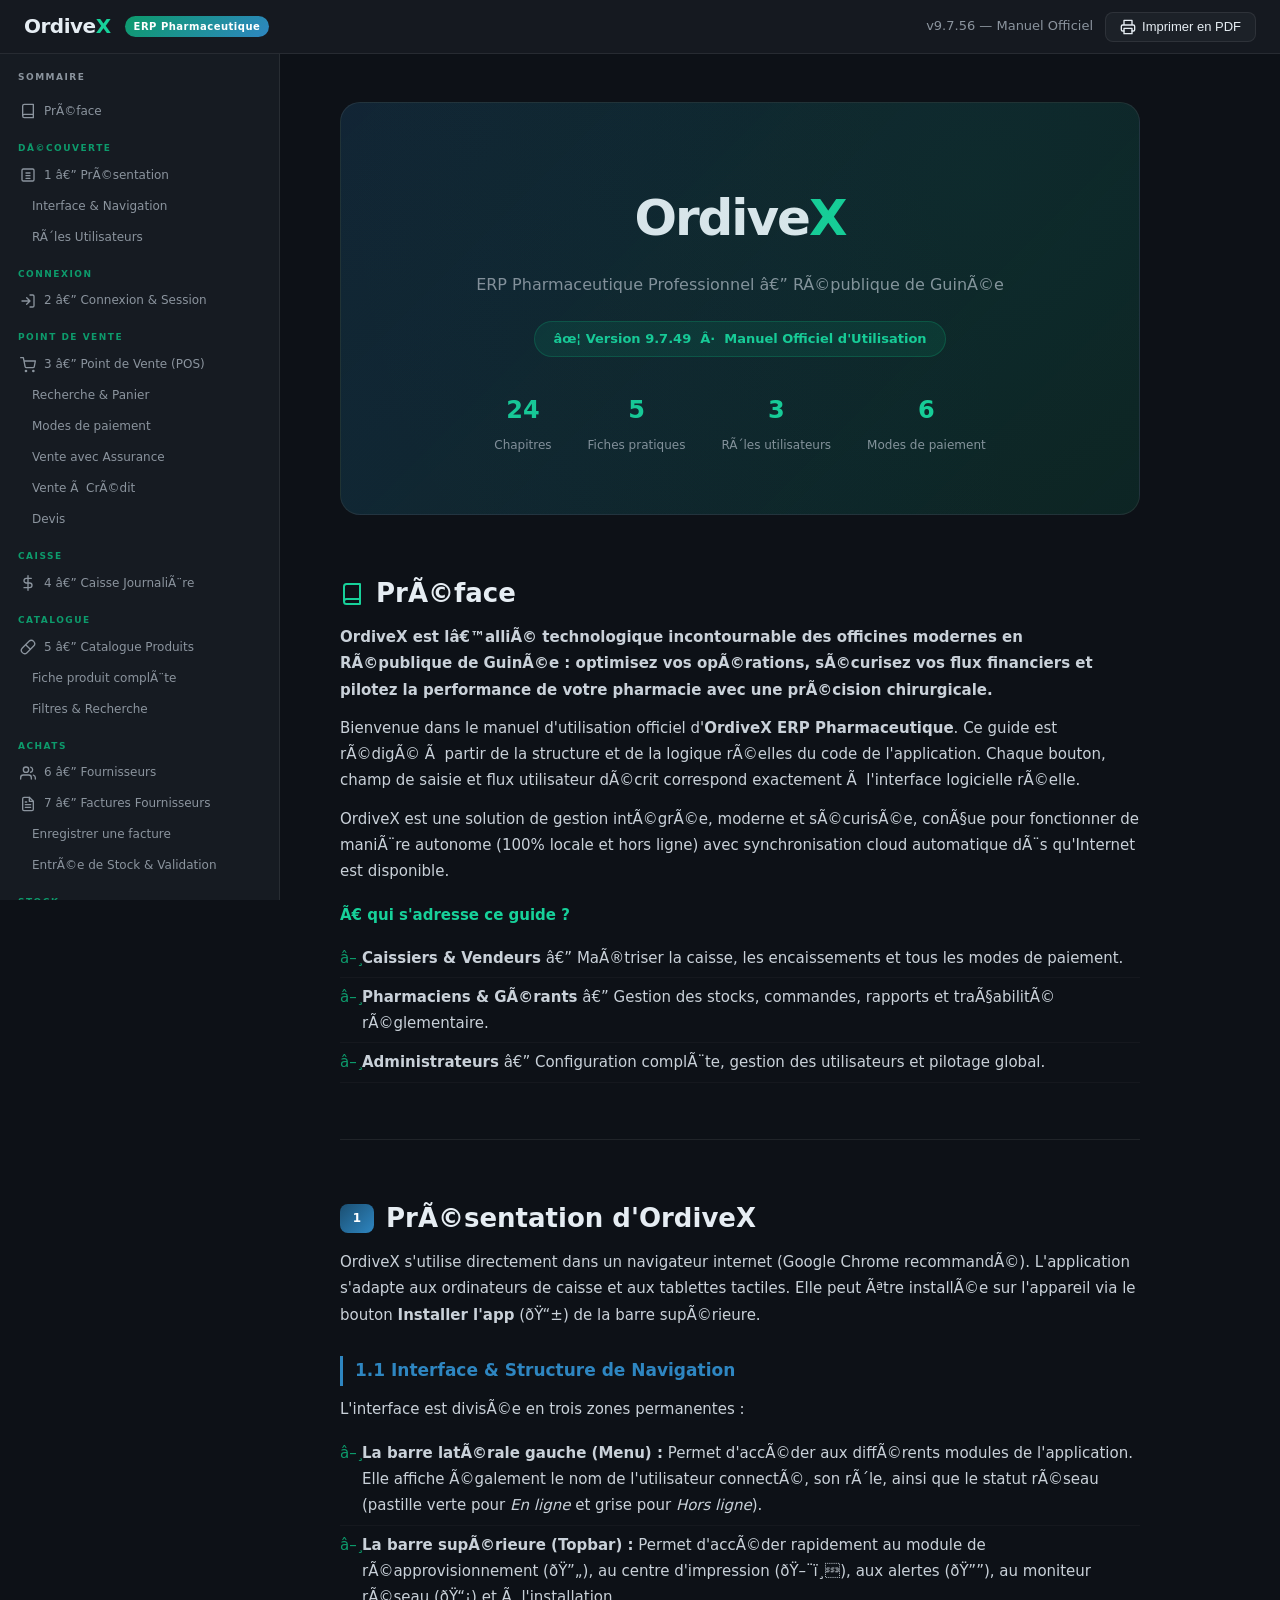
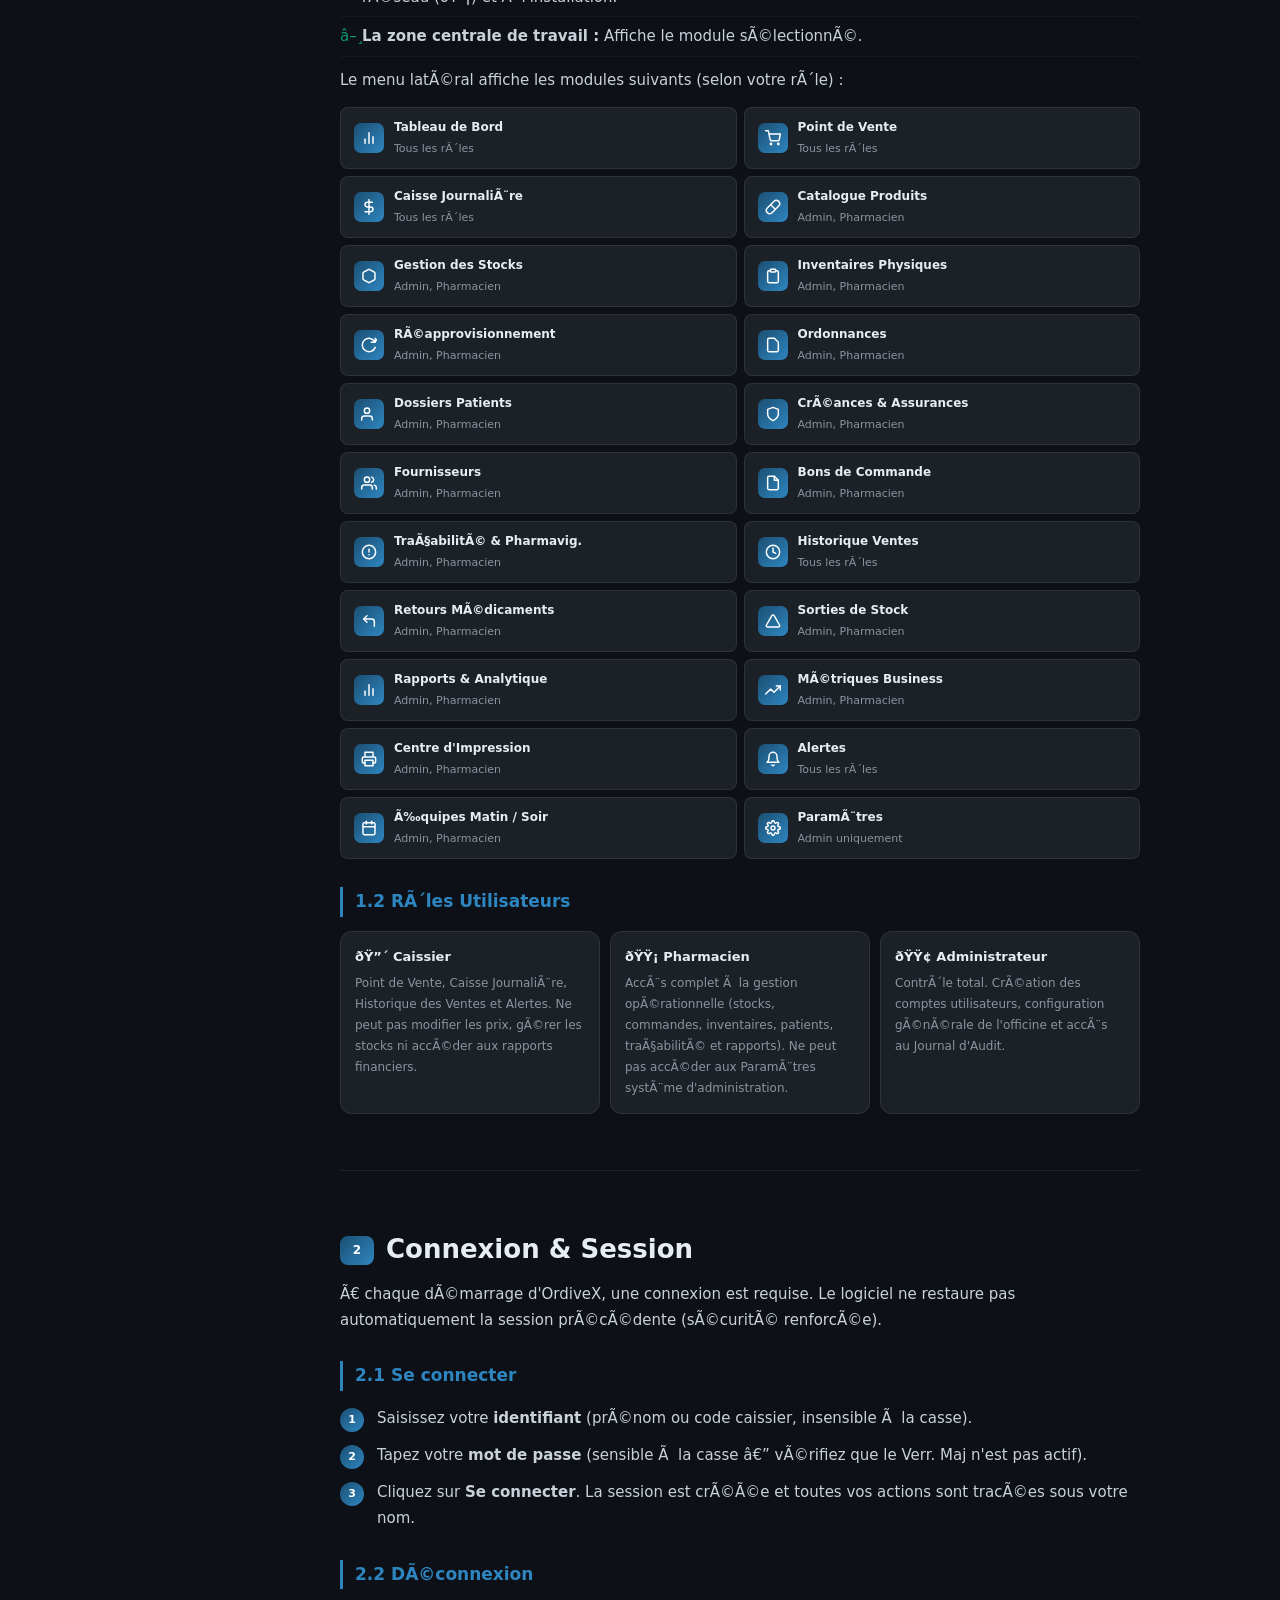
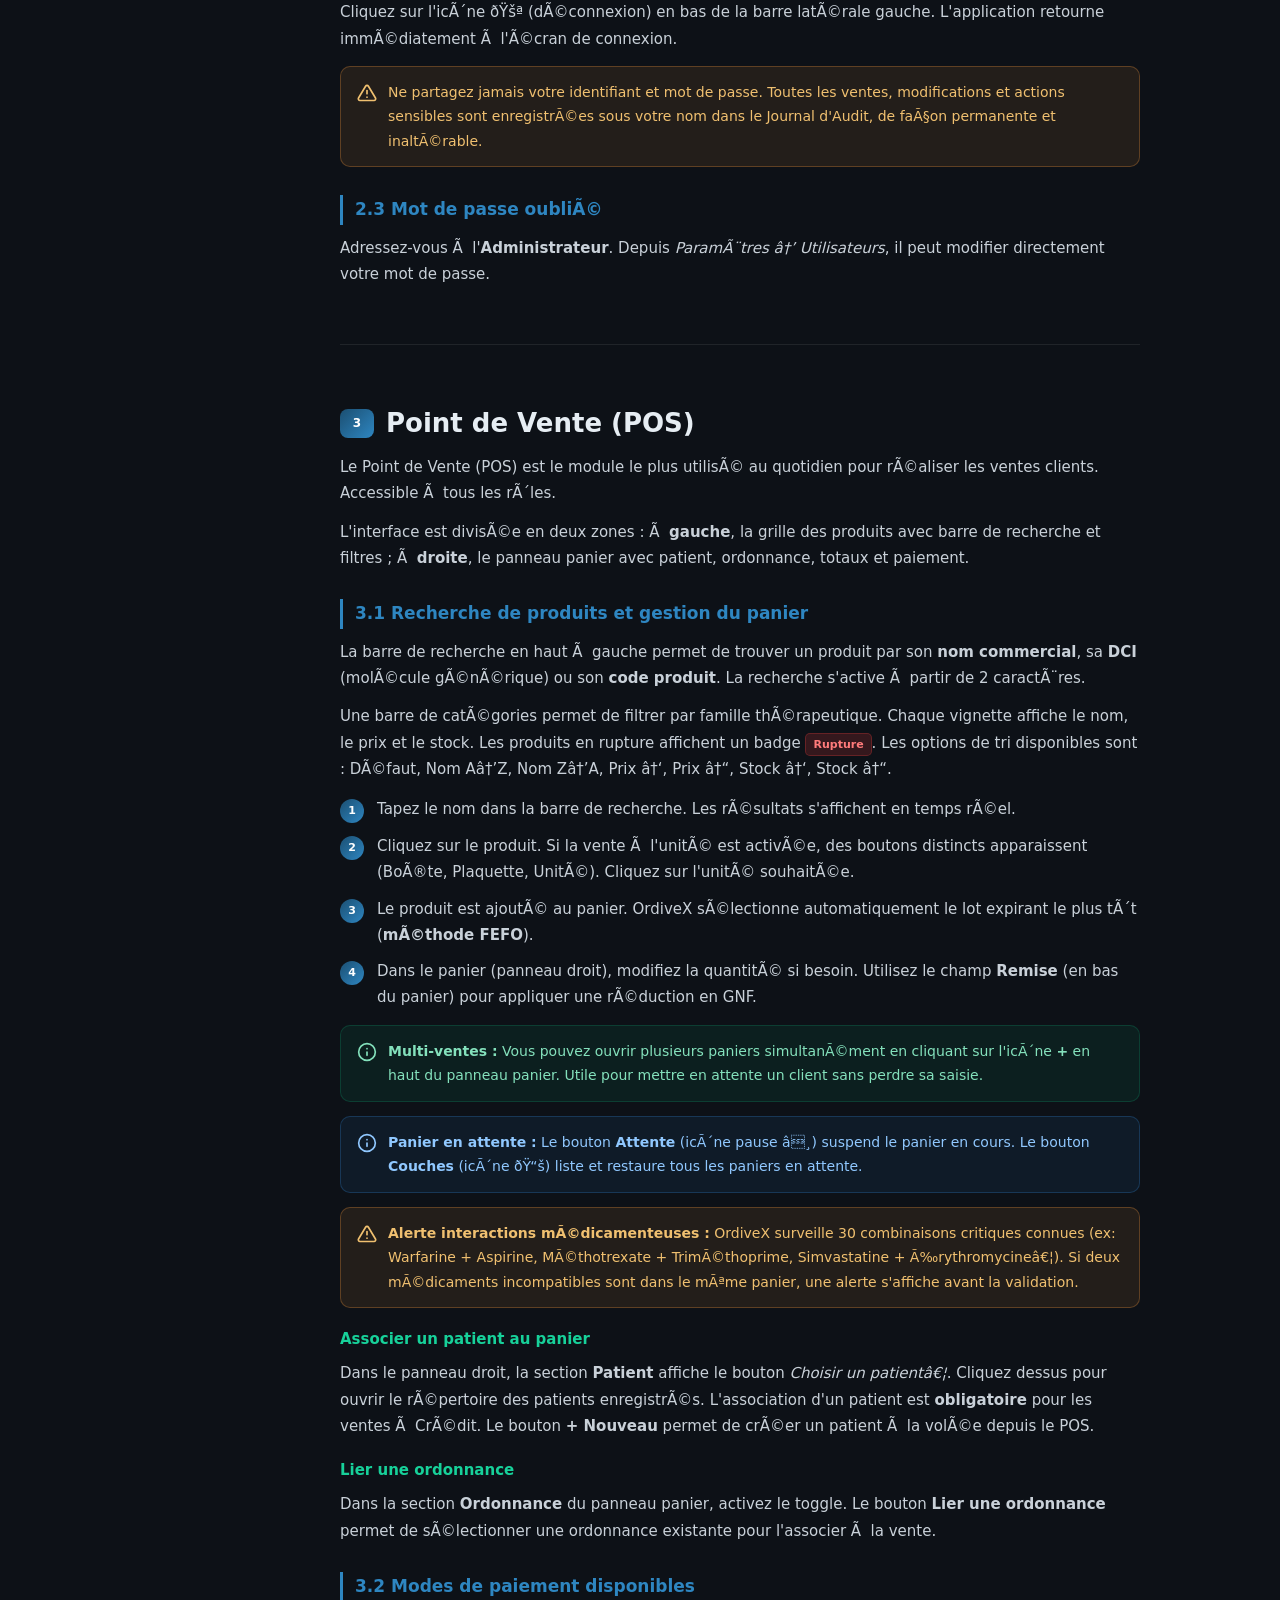
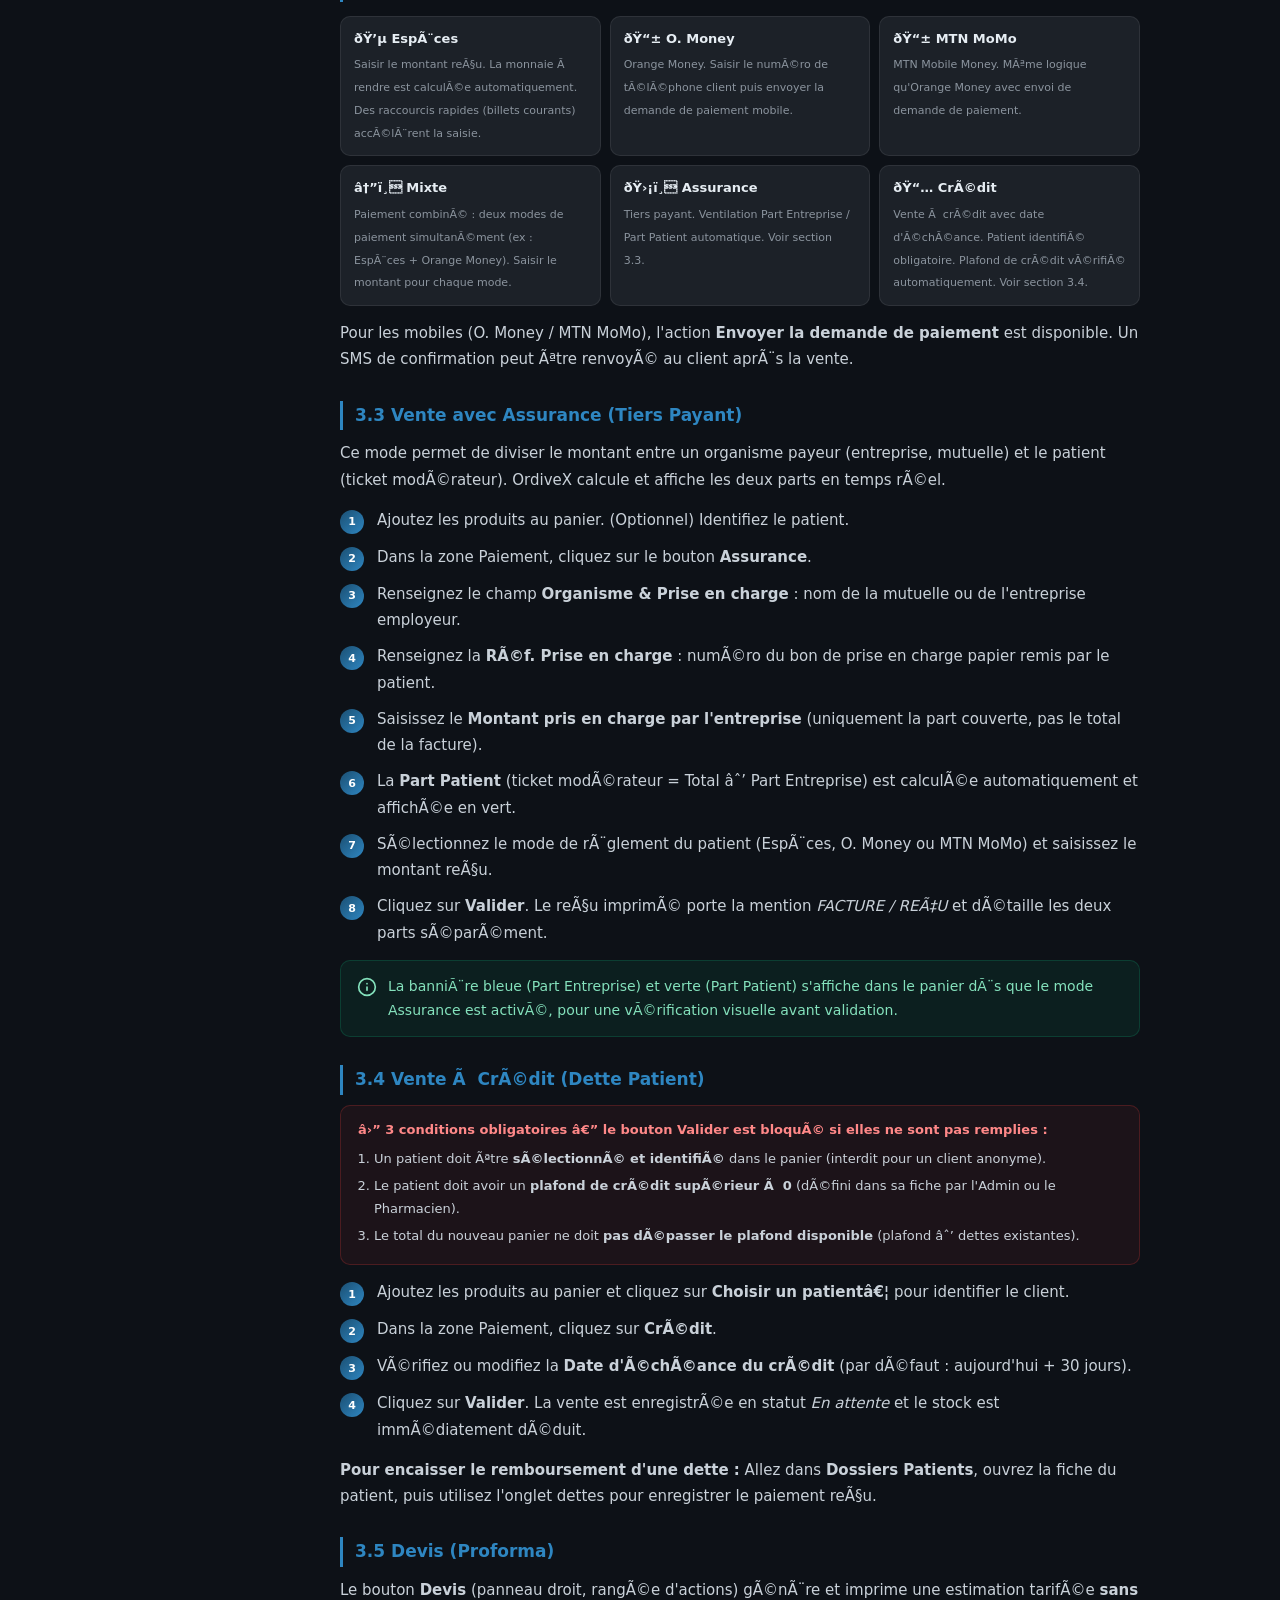
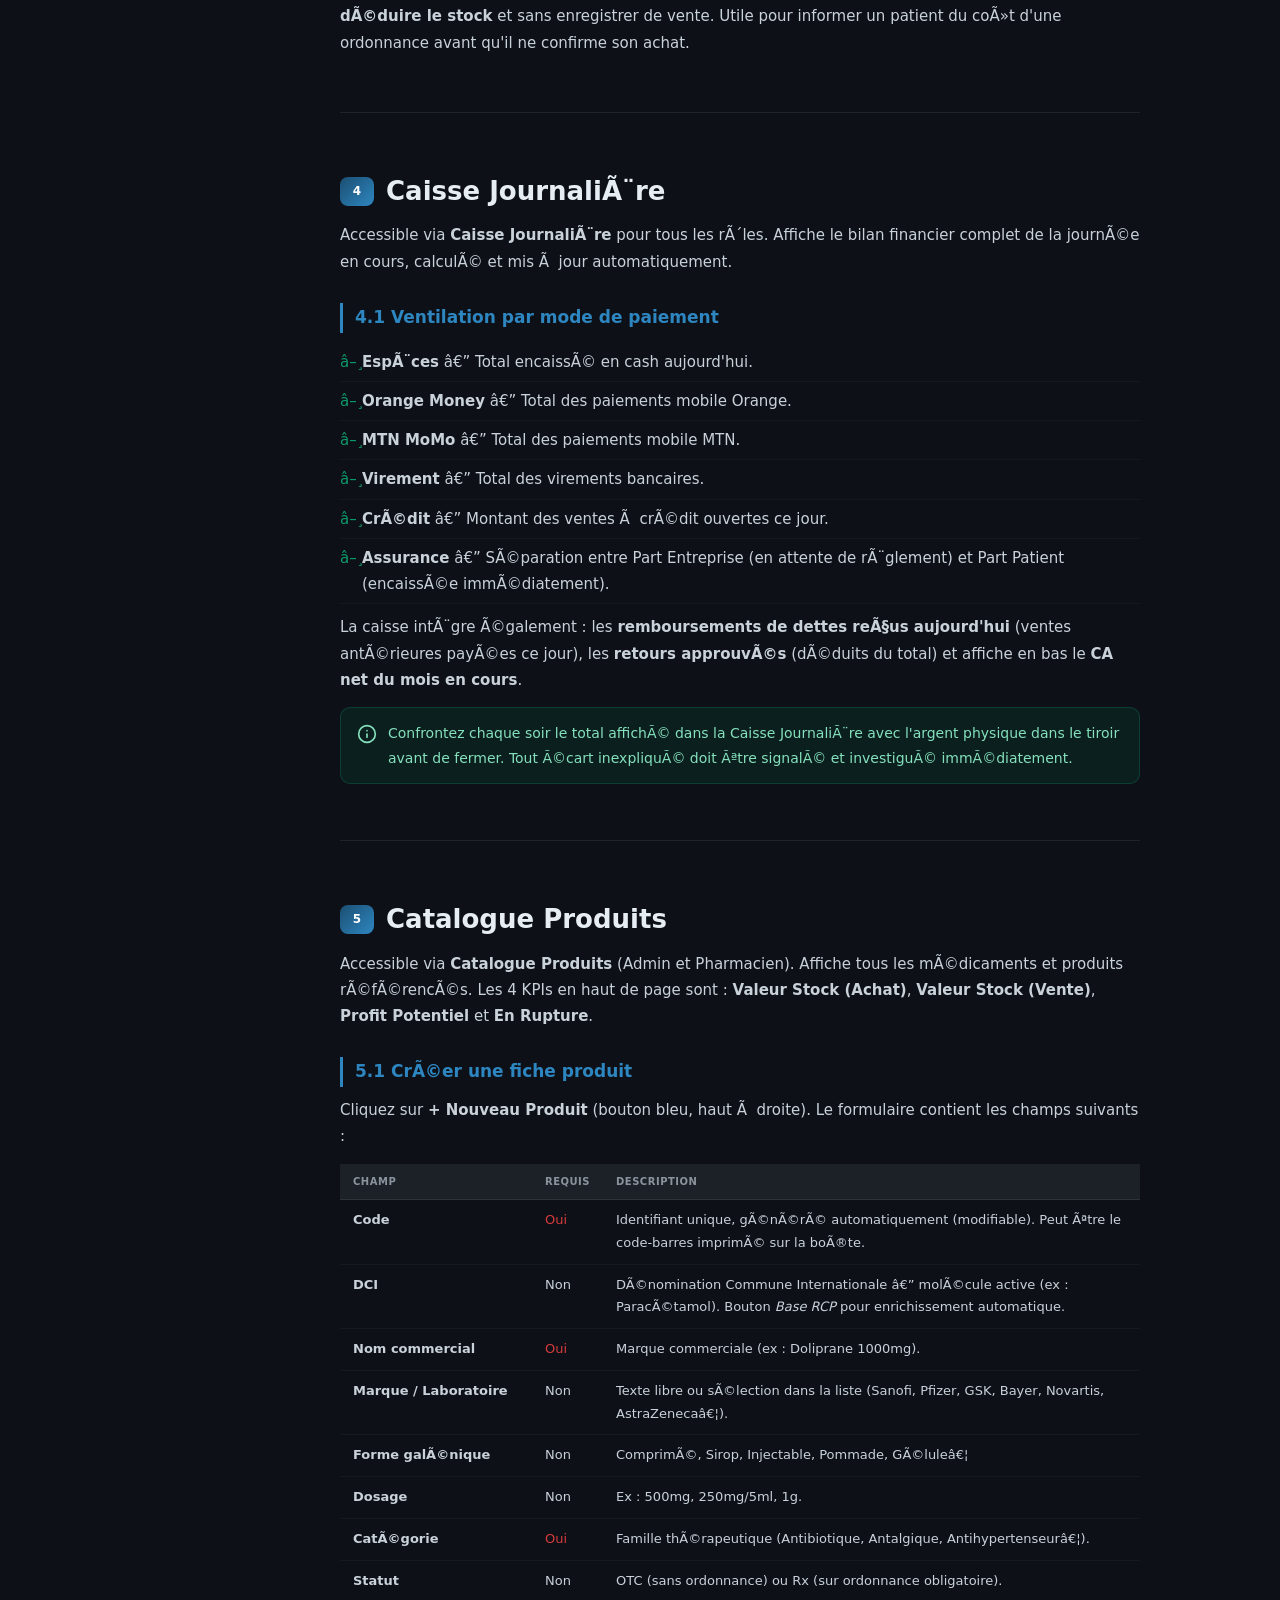
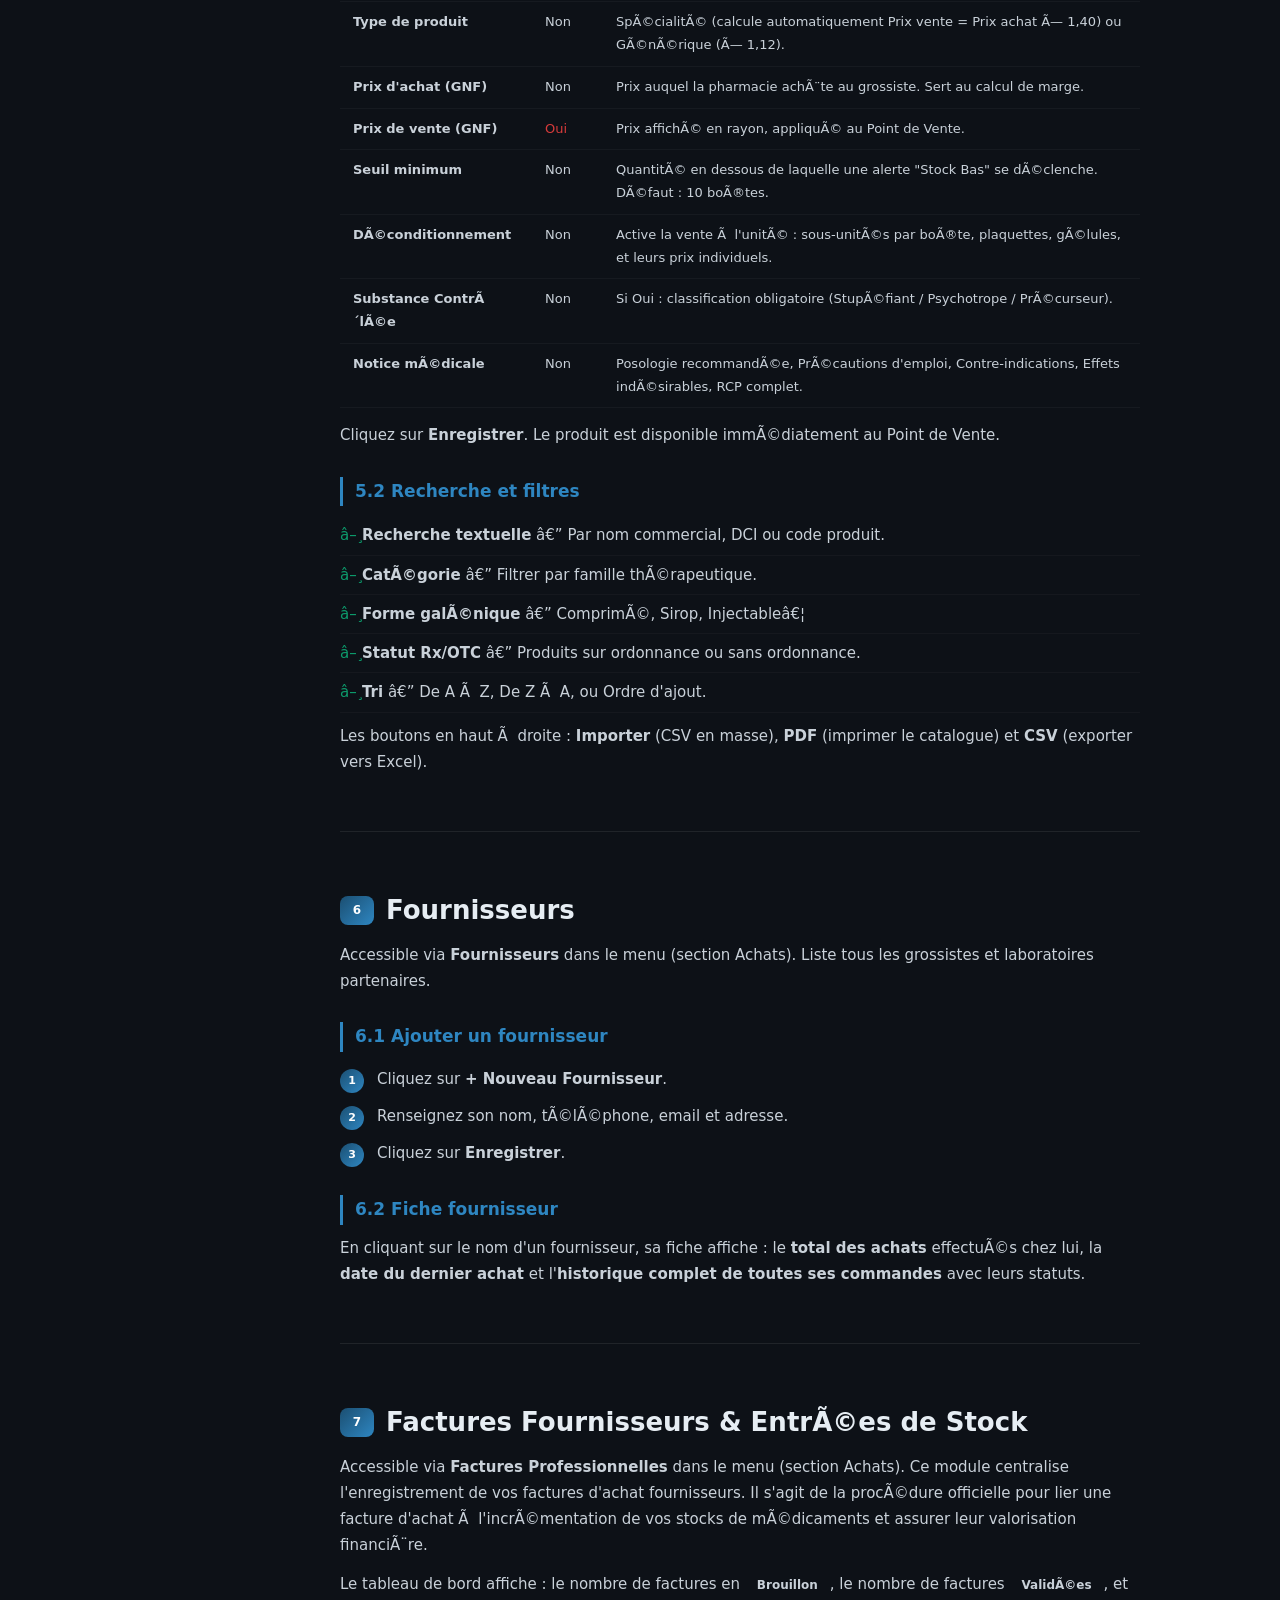
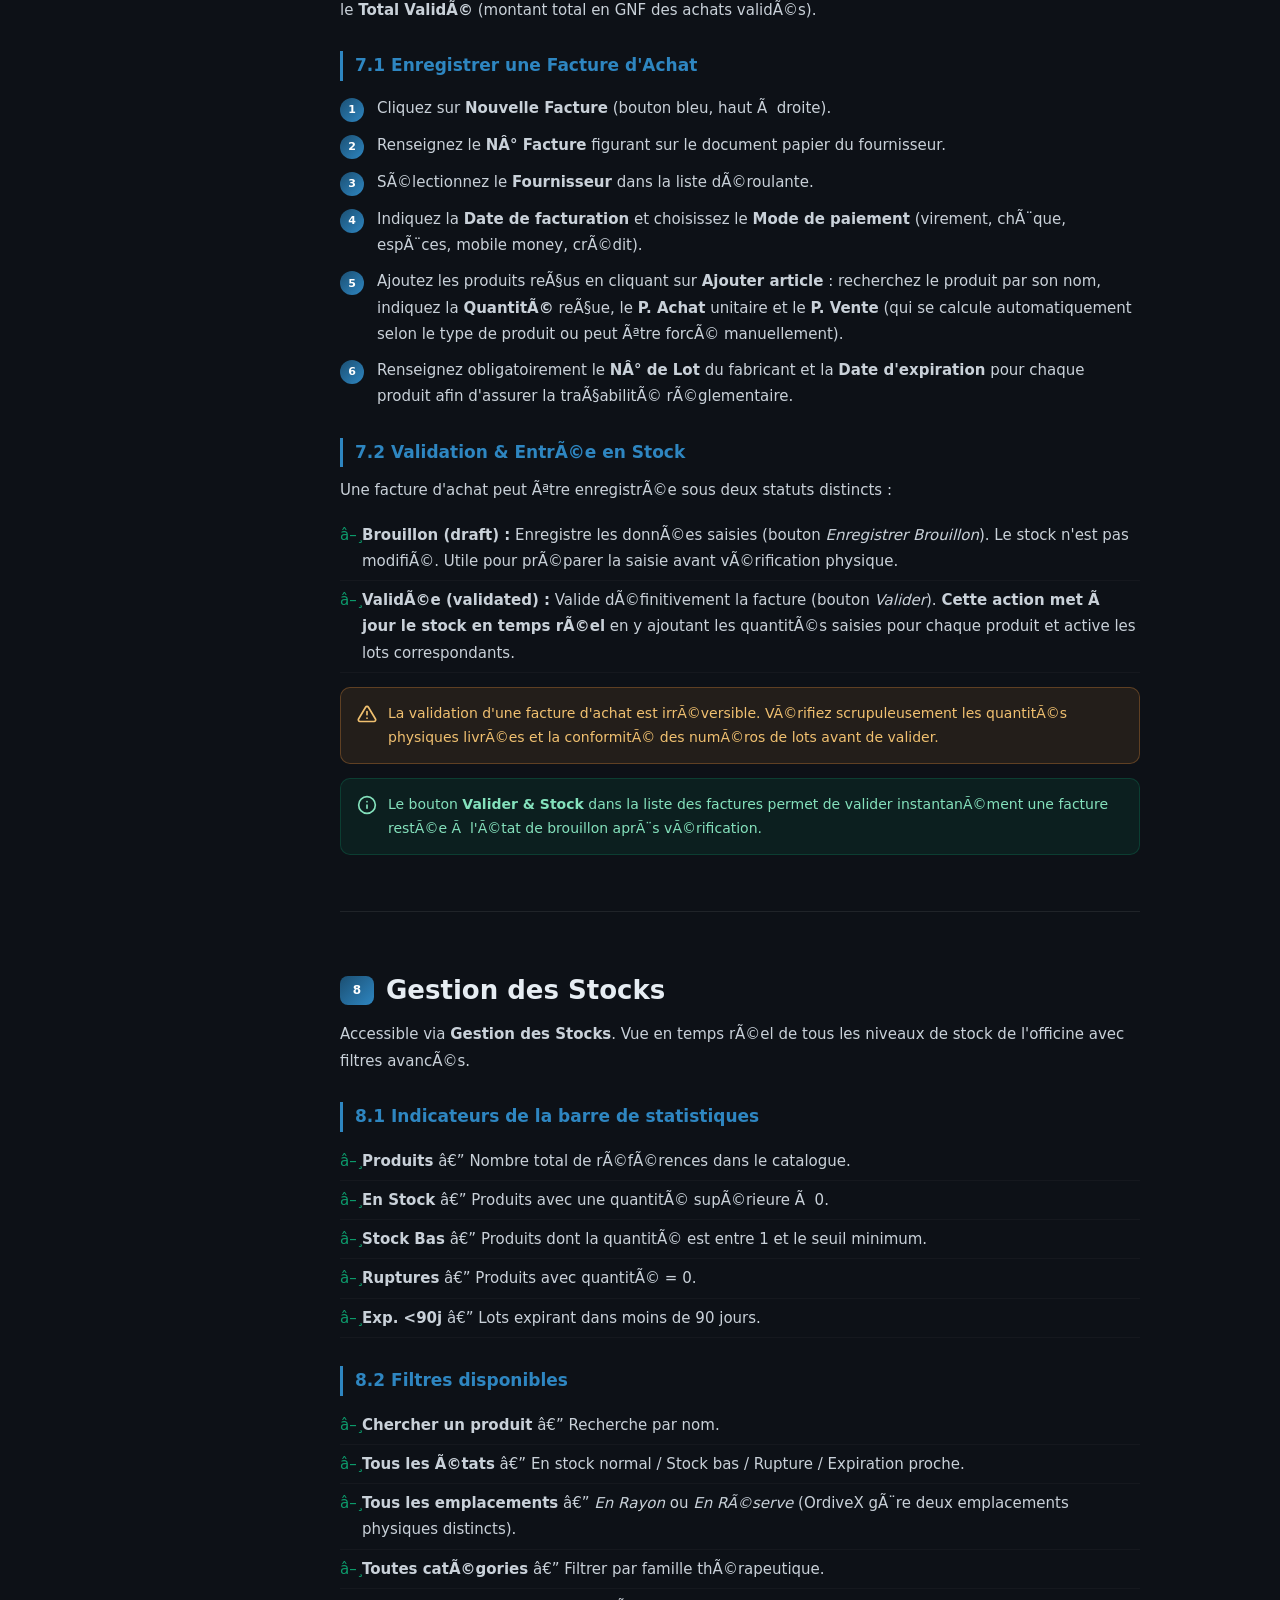
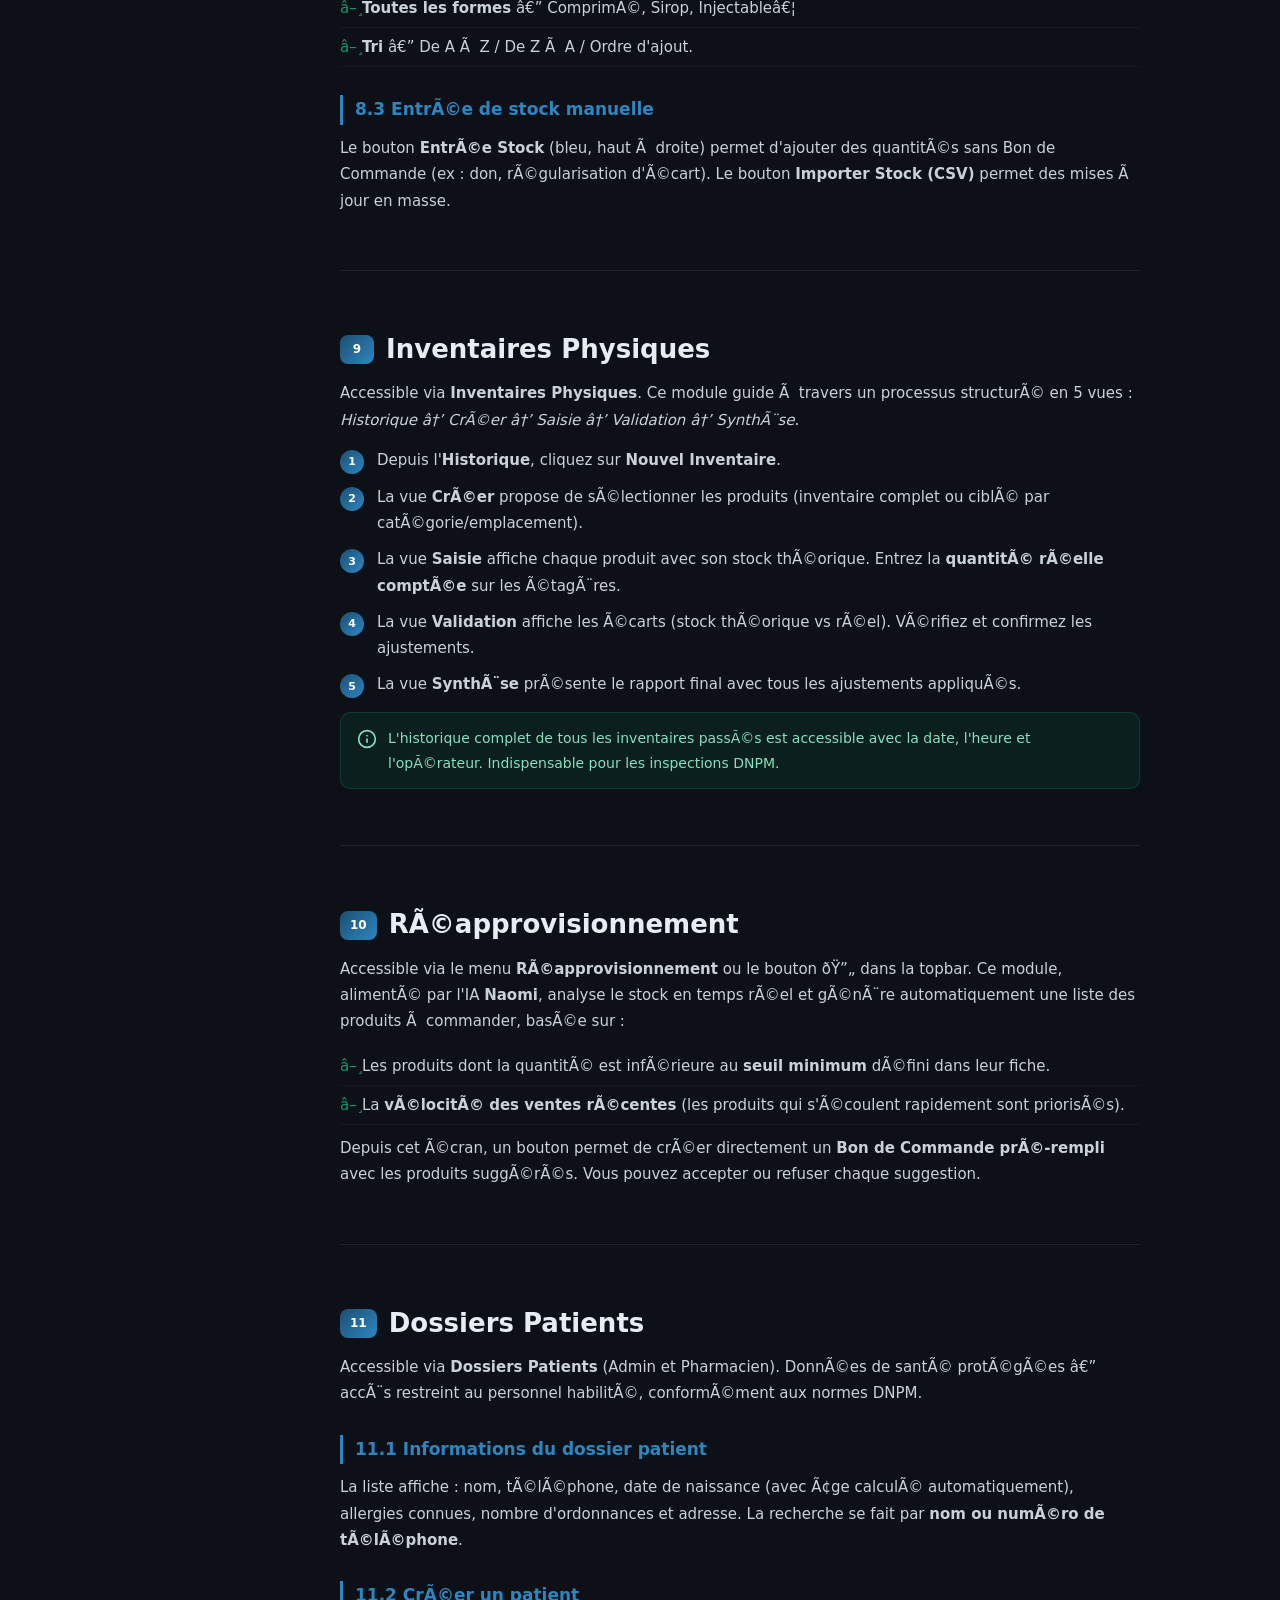
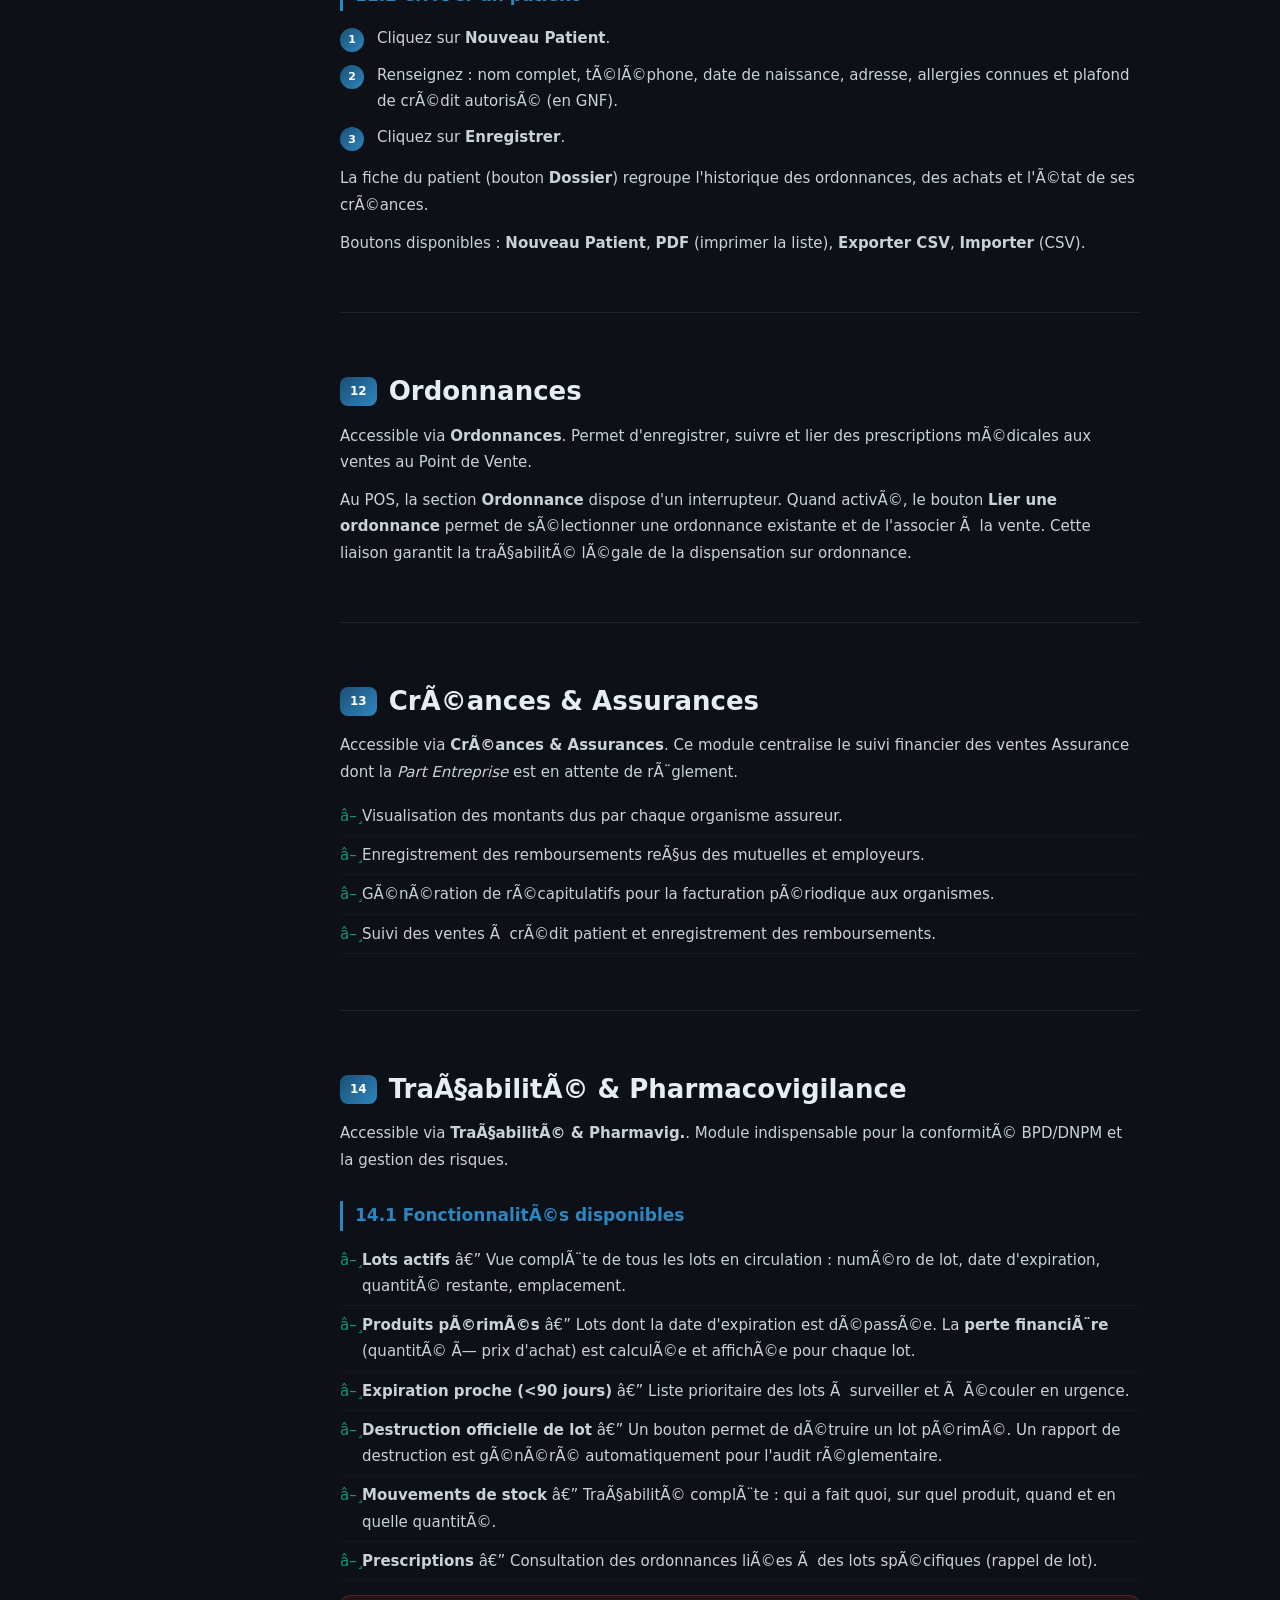
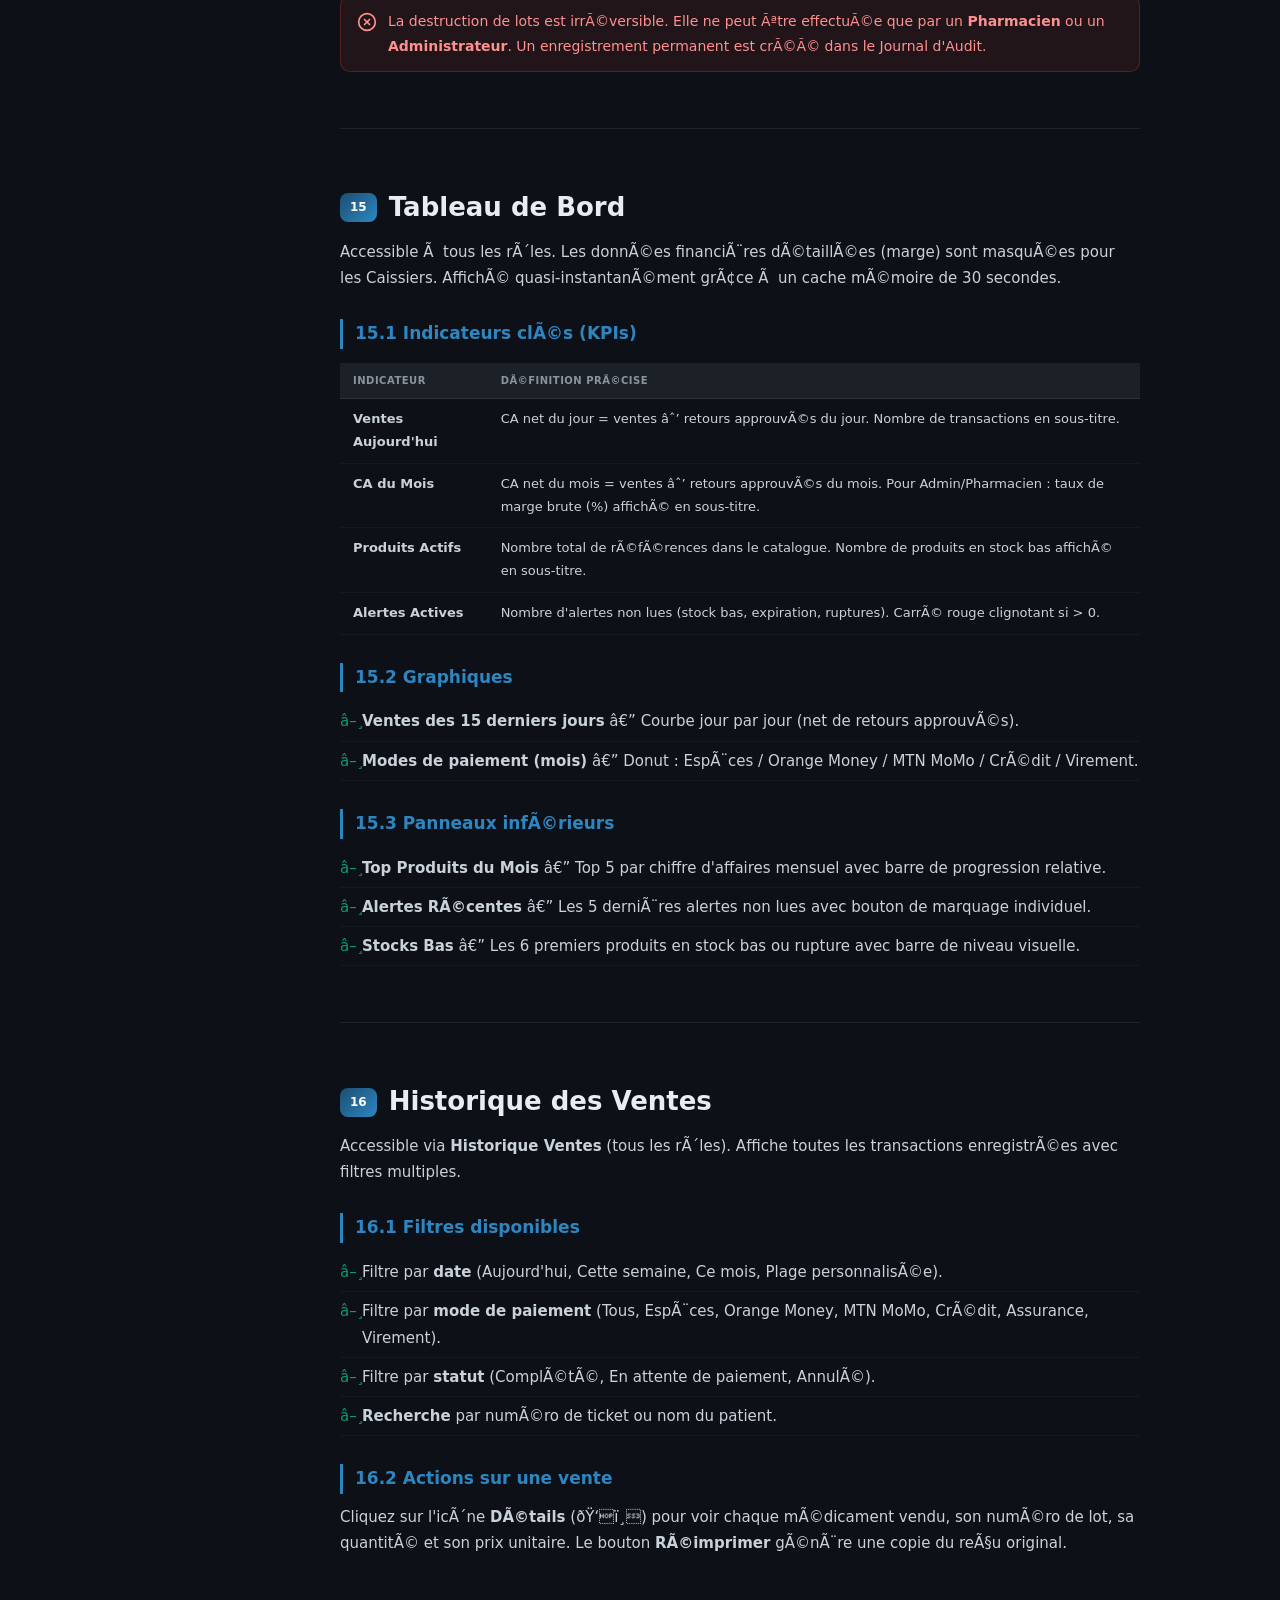
<file: Manuel_OrdiveX.html>
<!DOCTYPE html>
<html lang="fr">
<head>
<meta charset="UTF-8">
<meta name="viewport" content="width=device-width, initial-scale=1.0">
<title>Manuel Officiel OrdiveX â€” ERP Pharmaceutique</title>
<style>
  :root {
    --primary: #1B4F72;
    --primary-light: #2E86C1;
    --accent: #0D9B6C;
    --accent-light: #17D19A;
    --bg: #0d1117;
    --surface: #161b22;
    --surface2: #1c2128;
    --border: rgba(255,255,255,0.08);
    --text: #e6edf3;
    --text-muted: #8b949e;
    --warning: #E8913A;
    --danger: #D63B3B;
    --info: #2B7BC0;
    --sidebar-w: 280px;
    --topbar-h: 54px;
  }

  * { margin: 0; padding: 0; box-sizing: border-box; }
  html { scroll-behavior: smooth; }

  body {
    font-family: 'Inter', 'Segoe UI', system-ui, sans-serif;
    background: var(--bg);
    color: var(--text);
    display: flex;
    min-height: 100vh;
    font-size: 15px;
    line-height: 1.75;
  }

  /* SVG Icons Styles */
  .svg-icon {
    width: 16px;
    height: 16px;
    fill: none;
    stroke: currentColor;
    stroke-width: 2;
    stroke-linecap: round;
    stroke-linejoin: round;
    display: inline-block;
    vertical-align: middle;
  }
  .menu-icon .svg-icon {
    width: 16px;
    height: 16px;
    stroke-width: 2.2;
    color: white;
  }
  .ch-icon .svg-icon {
    width: 24px;
    height: 24px;
    color: var(--accent-light);
  }
  .callout-icon .svg-icon {
    width: 20px;
    height: 20px;
  }

  /* â•â•â• TOPBAR â•â•â• */
  .topbar {
    position: fixed; top: 0; left: 0; right: 0;
    height: var(--topbar-h);
    background: rgba(22,27,34,0.96);
    backdrop-filter: blur(12px);
    border-bottom: 1px solid var(--border);
    display: flex; align-items: center;
    padding: 0 24px; z-index: 200; gap: 14px;
  }
  .topbar-logo { font-size: 20px; font-weight: 900; letter-spacing: -0.5px; }
  .topbar-logo span { color: var(--accent-light); }
  .topbar-badge {
    background: linear-gradient(135deg, var(--accent), var(--primary-light));
    color: white; font-size: 10px; font-weight: 700;
    padding: 2px 9px; border-radius: 99px; letter-spacing: 0.5px;
  }
  .topbar-right { margin-left: auto; display: flex; align-items: center; gap: 12px; font-size: 13px; color: var(--text-muted); }
  
  .btn-print {
    background: var(--surface2); border: 1px solid var(--border);
    color: var(--text); padding: 6px 14px; border-radius: 8px;
    cursor: pointer; font-size: 13px; transition: all .2s;
    display: flex; align-items: center; gap: 6px;
  }
  .btn-print:hover { background: var(--primary); border-color: var(--primary-light); }

  /* â•â•â• SIDEBAR â•â•â• */
  .sidebar {
    position: fixed; top: var(--topbar-h); left: 0;
    width: var(--sidebar-w); height: calc(100vh - var(--topbar-h));
    background: var(--surface); border-right: 1px solid var(--border);
    overflow-y: auto; padding: 16px 0 60px; z-index: 100;
    scrollbar-width: thin; scrollbar-color: rgba(255,255,255,0.1) transparent;
  }
  .toc-title { font-size: 9px; font-weight: 800; letter-spacing: 1.5px; text-transform: uppercase; color: var(--text-muted); padding: 0 18px 10px; }
  .toc-section { font-size: 9px; font-weight: 800; letter-spacing: 1.5px; text-transform: uppercase; color: var(--accent); padding: 14px 18px 3px; }
  
  .toc-link {
    display: flex; align-items: center; gap: 8px;
    padding: 5px 18px; font-size: 12px;
    color: var(--text-muted); text-decoration: none;
    border-left: 2px solid transparent; transition: all .15s;
    white-space: nowrap; overflow: hidden; text-overflow: ellipsis;
  }
  .toc-link:hover { color: var(--text); background: rgba(255,255,255,0.04); border-left-color: var(--primary-light); }
  .toc-link.active { color: var(--accent-light); border-left-color: var(--accent); background: rgba(13,155,108,0.08); font-weight: 600; }
  .toc-sub { padding-left: 30px; }

  /* â•â•â• MAIN â•â•â• */
  .main { margin-left: var(--sidebar-w); margin-top: var(--topbar-h); padding: 48px 60px 80px; max-width: 920px; flex: 1; }
  
  .cover {
    text-align: center; padding: 72px 40px 56px;
    background: linear-gradient(135deg, rgba(27,79,114,.3) 0%, rgba(13,155,108,.12) 100%);
    border: 1px solid var(--border); border-radius: 20px; margin-bottom: 56px;
    position: relative; overflow: hidden;
  }
  .cover::before {
    content: ''; position: absolute; top: -50%; left: -50%; width: 200%; height: 200%;
    background: radial-gradient(circle at 65% 35%, rgba(13,155,108,.07) 0%, transparent 55%),
                radial-gradient(circle at 25% 75%, rgba(27,79,114,.1) 0%, transparent 50%);
    pointer-events: none;
  }
  .cover-logo { font-size: 50px; font-weight: 900; letter-spacing: -2px; margin-bottom: 8px; }
  .cover-logo span { color: var(--accent-light); }
  .cover-sub { font-size: 16px; color: var(--text-muted); margin-bottom: 22px; }
  .cover-ver {
    display: inline-flex; align-items: center; gap: 8px;
    background: rgba(13,155,108,.15); border: 1px solid rgba(13,155,108,.3);
    border-radius: 99px; padding: 6px 18px; font-size: 13px; color: var(--accent-light); font-weight: 600;
  }
  .cover-meta { display: flex; justify-content: center; gap: 36px; margin-top: 32px; flex-wrap: wrap; }
  .cover-meta-item { text-align: center; }
  .cover-meta-item strong { display: block; font-size: 24px; font-weight: 900; color: var(--accent-light); }
  .cover-meta-item span { font-size: 12px; color: var(--text-muted); }

  /* â•â•â• TYPOGRAPHY â•â•â• */
  section[id] { scroll-margin-top: calc(var(--topbar-h) + 28px); }
  h1.chapter {
    font-size: 26px; font-weight: 800; color: var(--text);
    margin: 56px 0 8px; padding-top: 56px;
    border-top: 1px solid var(--border);
    display: flex; align-items: center; gap: 12px;
  }
  h1.chapter.first { margin-top: 0; padding-top: 0; border-top: none; }
  .ch-num {
    background: linear-gradient(135deg, var(--primary), var(--primary-light));
    color: white; font-size: 12px; font-weight: 800;
    padding: 4px 10px; border-radius: 8px; min-width: 34px; text-align: center;
  }
  
  h2.section {
    font-size: 17px; font-weight: 700; color: var(--primary-light);
    margin: 28px 0 10px; padding-left: 12px;
    border-left: 3px solid var(--primary-light);
  }
  h3.subsection { font-size: 15px; font-weight: 700; color: var(--accent-light); margin: 18px 0 8px; }
  p { margin-bottom: 12px; color: #c9d1d9; }

  /* â•â•â• COMPONENTS â•â•â• */
  .steps { counter-reset: step; list-style: none; margin: 14px 0; }
  .steps li { counter-increment: step; display: flex; gap: 13px; margin-bottom: 10px; align-items: flex-start; }
  .steps li::before {
    content: counter(step);
    background: linear-gradient(135deg, var(--primary), var(--primary-light));
    color: white; font-weight: 700; font-size: 11px;
    min-width: 24px; height: 24px; border-radius: 50%;
    display: flex; align-items: center; justify-content: center;
    flex-shrink: 0; margin-top: 3px;
  }
  .steps li p { margin: 0; color: #c9d1d9; }

  .bullets { list-style: none; margin: 10px 0; }
  .bullets li { padding: 6px 0 6px 22px; position: relative; color: #c9d1d9; border-bottom: 1px solid rgba(255,255,255,0.03); }
  .bullets li::before { content: 'â–¸'; position: absolute; left: 0; color: var(--accent); }

  .callout { border-radius: 10px; padding: 13px 16px; margin: 14px 0; display: flex; gap: 11px; align-items: flex-start; font-size: 14px; }
  .callout p { margin: 0; color: inherit; }
  .c-tip { background: rgba(13,155,108,.1); border: 1px solid rgba(13,155,108,.25); color: #84e1bc; }
  .c-warn { background: rgba(232,145,58,.1); border: 1px solid rgba(232,145,58,.3); color: #f0c070; }
  .c-danger { background: rgba(214,59,59,.1); border: 1px solid rgba(214,59,59,.3); color: #ff9090; }
  .c-info { background: rgba(43,123,192,.1); border: 1px solid rgba(43,123,192,.3); color: #90c8ff; }

  .tag { display: inline-block; padding: 1px 7px; border-radius: 5px; font-size: 11px; font-weight: 700; }
  .t-g { background: rgba(13,155,108,.2); color: var(--accent-light); border: 1px solid rgba(13,155,108,.3); }
  .t-b { background: rgba(43,123,192,.2); color: #58a6ff; border: 1px solid rgba(43,123,192,.3); }
  .t-o { background: rgba(232,145,58,.2); color: #f0a062; border: 1px solid rgba(232,145,58,.3); }
  .t-r { background: rgba(214,59,59,.2); color: #ff7b7b; border: 1px solid rgba(214,59,59,.3); }

  .roles-grid { display: grid; grid-template-columns: repeat(3,1fr); gap: 10px; margin: 14px 0; }
  .role-card { background: var(--surface2); border: 1px solid var(--border); border-radius: 12px; padding: 14px; }
  .role-card h4 { font-size: 13px; font-weight: 700; margin-bottom: 5px; }
  .role-card p { font-size: 12px; color: var(--text-muted); margin: 0; }

  .menu-grid { display: grid; grid-template-columns: 1fr 1fr; gap: 7px; margin: 14px 0; }
  .menu-item { display: flex; align-items: center; gap: 10px; background: var(--surface2); border: 1px solid var(--border); border-radius: 8px; padding: 9px 13px; font-size: 12px; }
  .menu-icon { width: 30px; height: 30px; background: linear-gradient(135deg, var(--primary), var(--primary-light)); border-radius: 7px; display: flex; align-items: center; justify-content: center; flex-shrink: 0; }
  .menu-info strong { display: block; font-size: 12px; }
  .menu-info span { font-size: 11px; color: var(--text-muted); }

  .pay-grid { display: grid; grid-template-columns: repeat(3,1fr); gap: 9px; margin: 14px 0; }
  .pay-card { background: var(--surface2); border: 1px solid var(--border); border-radius: 10px; padding: 11px 13px; font-size: 13px; }
  .pay-card strong { display: block; margin-bottom: 3px; font-size: 13px; }
  .pay-card span { color: var(--text-muted); font-size: 11px; }

  .ftable { width: 100%; border-collapse: collapse; margin: 14px 0; font-size: 13px; }
  .ftable th { background: var(--surface2); padding: 9px 13px; text-align: left; font-weight: 700; color: var(--text-muted); font-size: 10px; letter-spacing: .5px; text-transform: uppercase; border-bottom: 1px solid var(--border); }
  .ftable td { padding: 9px 13px; border-bottom: 1px solid rgba(255,255,255,.04); color: #c9d1d9; vertical-align: top; }
  .ftable tr:hover td { background: rgba(255,255,255,.02); }
  .req { color: var(--danger); }

  .status-list { display: flex; flex-wrap: wrap; gap: 7px; margin: 10px 0; }
  .chip { padding: 4px 12px; border-radius: 99px; font-size: 12px; font-weight: 600; }

  .fiche { background: var(--surface2); border: 1px solid var(--border); border-radius: 14px; padding: 24px 28px; margin: 20px 0; }
  .fiche-hdr { display: flex; align-items: center; gap: 13px; margin-bottom: 18px; padding-bottom: 14px; border-bottom: 1px solid var(--border); }
  .fiche-num { width: 42px; height: 42px; background: linear-gradient(135deg,var(--accent),var(--accent-light)); border-radius: 11px; display: flex; align-items: center; justify-content: center; font-size: 17px; font-weight: 900; color: white; flex-shrink: 0; }
  .fiche-ttl { font-size: 16px; font-weight: 700; }
  .fiche-sub { font-size: 11px; color: var(--text-muted); margin-top: 2px; }

  .cond-box { background: rgba(214,59,59,.08); border: 1px solid rgba(214,59,59,.25); border-radius: 10px; padding: 13px 17px; margin: 10px 0; }
  .cond-box h4 { font-size: 13px; font-weight: 700; color: #ff8888; margin-bottom: 7px; }
  .cond-box ol { margin-left: 16px; font-size: 13px; color: #c9d1d9; }
  .cond-box ol li { margin-bottom: 4px; }

  .divider { height: 1px; background: var(--border); margin: 48px 0; }

  /* â•â•â• PRINT OPTIMIZATION (HIGHLY PROFESSIONAL PDF) â•â•â• */
  @media print {
    @page {
      size: A4;
      margin: 20mm;
    }
    
    body {
      background: #ffffff !important;
      color: #1a202c !important;
      font-size: 11pt;
      line-height: 1.6;
    }

    .topbar, .sidebar, .btn-print, .divider {
      display: none !important;
    }

    .main {
      margin: 0 !important;
      padding: 0 !important;
      max-width: 100% !important;
    }

    /* Keep layout together */
    h1, h2, h3, h4, h5, h6 {
      page-break-after: avoid;
      page-break-inside: avoid;
      color: #1b4f72 !important;
    }

    p, li, td, th {
      color: #2d3748 !important;
    }

    /* Page de couverture de prestige */
    .cover {
      background: linear-gradient(135deg, #f0f4f8 0%, #e8f5e9 100%) !important;
      border: 1px solid #cbd5e1 !important;
      border-radius: 16px !important;
      padding: 60mm 20mm 40mm 20mm !important;
      height: 257mm !important;
      page-break-after: always !important;
      display: flex !important;
      flex-direction: column !important;
      justify-content: center !important;
      align-items: center !important;
      box-sizing: border-box !important;
      margin-bottom: 0 !important;
    }
    .cover::before { display: none !important; }
    .cover-logo { font-size: 44pt !important; color: #1b4f72 !important; font-weight: 900 !important; }
    .cover-logo span { color: #0d9b6c !important; }
    .cover-sub { font-size: 14pt !important; color: #475569 !important; margin-bottom: 32px !important; }
    .cover-ver {
      background: #1b4f72 !important;
      color: #ffffff !important;
      border: none !important;
      padding: 6px 18px !important;
      font-size: 11pt !important;
      border-radius: 99px !important;
    }
    .cover-meta {
      margin-top: 48px !important;
      gap: 36px !important;
    }
    .cover-meta-item strong { color: #1b4f72 !important; font-size: 22pt !important; }
    .cover-meta-item span { color: #64748b !important; }

    /* Titres de chapitres premium */
    h1.chapter {
      page-break-before: always;
      margin-top: 0 !important;
      padding-top: 12mm !important;
      border-top: 2px solid #1b4f72 !important;
      color: #1b4f72 !important;
      font-size: 20pt !important;
      display: flex !important;
      align-items: center !important;
      gap: 12px !important;
      padding-bottom: 8px;
    }

    h1.chapter.first {
      page-break-before: avoid;
      border-top: none !important;
      padding-top: 0 !important;
    }

    .ch-num {
      background: #1b4f72 !important;
      color: #ffffff !important;
      padding: 3px 10px !important;
      border-radius: 6px !important;
      font-size: 11pt !important;
      border: none !important;
    }

    h2.section {
      border-left: 4px solid #0d9b6c !important;
      color: #1b4f72 !important;
      font-size: 14pt !important;
      margin-top: 24px !important;
      padding-left: 10px !important;
    }
    h3.subsection {
      color: #0d9b6c !important;
      font-size: 12pt !important;
    }

    /* Conteneurs et cartes stylisÃ©s pour impression */
    .role-card, .menu-item, .pay-card, .fiche, .cond-box, .callout {
      background: #f8fafc !important;
      border: 1px solid #e2e8f0 !important;
      border-radius: 8px !important;
      color: #1a202c !important;
      box-shadow: none !important;
      page-break-inside: avoid;
    }

    .callout {
      border-left: 4px solid #1b4f72 !important;
    }
    .c-tip {
      background: #f0fdf4 !important;
      border-left-color: #0d9b6c !important;
      color: #14532d !important;
    }
    .c-warn {
      background: #fffbeb !important;
      border-left-color: #e8913a !important;
      color: #78350f !important;
    }
    .c-danger {
      background: #fef2f2 !important;
      border-left-color: #d63b3b !important;
      color: #7f1d1d !important;
    }
    .c-info {
      background: #eff6ff !important;
      border-left-color: #2b7bc0 !important;
      color: #1e3a8a !important;
    }

    .tag, .chip {
      background: #f1f5f9 !important;
      color: #1e293b !important;
      border: 1px solid #cbd5e1 !important;
    }
    .t-r {
      background: #fef2f2 !important;
      color: #991b1b !important;
      border-color: #fca5a5 !important;
    }

    /* Grilles prÃ©servÃ©es pour impression */
    .roles-grid, .pay-grid {
      display: grid !important;
      grid-template-columns: repeat(3, 1fr) !important;
      gap: 12px !important;
    }
    .menu-grid {
      display: grid !important;
      grid-template-columns: 1fr 1fr !important;
      gap: 8px !important;
    }

    .ftable {
      page-break-inside: auto;
    }
    .ftable tr {
      page-break-inside: avoid;
      page-break-after: auto;
    }
    .ftable th {
      background: #f1f5f9 !important;
      color: #1e293b !important;
      border-bottom: 2px solid #cbd5e1 !important;
    }
    .ftable td {
      border-bottom: 1px solid #e2e8f0 !important;
      color: #334155 !important;
    }

    /* Impression propre des icÃ´nes vectorielles */
    .svg-icon {
      stroke: #1b4f72 !important;
    }
    .menu-icon {
      background: #1b4f72 !important;
    }
    .menu-icon .svg-icon {
      stroke: #ffffff !important;
    }
  }

  /* â•â•â• HAMBURGER BUTTON (mobile only) â•â•â• */
  .btn-hamburger {
    display: none;
    background: none;
    border: 1px solid var(--border);
    color: var(--text);
    border-radius: 8px;
    padding: 6px 10px;
    cursor: pointer;
    align-items: center;
    justify-content: center;
    transition: all .2s;
    flex-shrink: 0;
  }
  .btn-hamburger:hover { background: var(--surface2); }
  .btn-hamburger svg { width: 20px; height: 20px; }

  /* â•â•â• MOBILE OVERLAY (backdrop) â•â•â• */
  .sidebar-overlay {
    visibility: hidden;
    position: fixed; inset: 0;
    background: rgba(0,0,0,0.6);
    z-index: 250;           /* au-dessus de la topbar (200) */
    opacity: 0;
    transition: opacity .28s ease, visibility .28s ease;
  }
  .sidebar-overlay.active {
    visibility: visible;
    opacity: 1;
  }

  /* â•â•â• MOBILE CLOSE BTN inside sidebar â•â•â• */
  .sidebar-close {
    display: none;
    position: absolute; top: 10px; right: 12px;
    background: var(--surface2); border: 1px solid var(--border);
    border-radius: 8px; padding: 5px 9px;
    color: var(--text-muted); cursor: pointer;
    font-size: 16px; line-height: 1;
    transition: all .2s;
  }
  .sidebar-close:hover { color: var(--text); background: var(--border); }

  @media (max-width: 820px) {
    :root { --sidebar-w: 0px; }
    .btn-hamburger { display: flex; }
    .topbar-right { gap: 8px; }

    /* Sidebar hors-Ã©cran par dÃ©faut, en overlay fixe */
    .sidebar {
      position: fixed !important;   /* conserve le positionnement fixe */
      top: 0 !important;            /* occupe tout l'Ã©cran en hauteur */
      left: 0 !important;
      height: 100vh !important;
      width: 280px !important;
      transform: translateX(-100%);
      transition: transform .3s cubic-bezier(.4,0,.2,1);
      z-index: 300 !important;      /* au-dessus de l'overlay ET de la topbar */
      padding-top: 52px !important; /* espace sous la topbar */
    }
    .sidebar-close { display: block; }

    /* Sidebar ouverte via JS */
    .sidebar.open {
      transform: translateX(0);
    }

    .main { padding: 24px 16px; margin-left: 0 !important; }
  }
</style>
</head>
<body>

<!-- TOPBAR -->
<div class="topbar">
  <button class="btn-hamburger" id="btn-hamburger" aria-label="Ouvrir le sommaire">
    <svg viewBox="0 0 24 24" fill="none" stroke="currentColor" stroke-width="2" stroke-linecap="round" stroke-linejoin="round"><line x1="3" y1="6" x2="21" y2="6"/><line x1="3" y1="12" x2="21" y2="12"/><line x1="3" y1="18" x2="21" y2="18"/></svg>
  </button>
  <div class="topbar-logo">Ordive<span>X</span></div>
  <div class="topbar-badge">ERP Pharmaceutique</div>
  <div class="topbar-right">
    <span>v9.7.56 — Manuel Officiel</span>
    <button class="btn-print" id="btn-print">
      <svg class="svg-icon" viewBox="0 0 24 24"><path d="M6 9V2h12v7M6 18H4a2 2 0 0 1-2-2v-5a2 2 0 0 1 2-2h16a2 2 0 0 1 2 2v5a2 2 0 0 1-2 2h-2"/><path d="M6 14h12v8H6z"/></svg>
      Imprimer en PDF
    </button>
  </div>
</div>

<!-- MOBILE OVERLAY -->
<div class="sidebar-overlay" id="sidebar-overlay"></div>

<!-- SIDEBAR TOC -->
<nav class="sidebar" id="sidebar">
  <button class="sidebar-close" id="sidebar-close" aria-label="Fermer le sommaire">âœ•</button>
  <div class="toc-title">Sommaire</div>
  <a class="toc-link" href="#preface">
    <svg class="svg-icon" viewBox="0 0 24 24"><path d="M4 19.5A2.5 2.5 0 0 1 6.5 17H20M4 4.5A2.5 2.5 0 0 1 6.5 2H20v20H6.5a2.5 2.5 0 0 1-2.5-2.5v-15z"/></svg>
    PrÃ©face
  </a>
  
  <div class="toc-section">DÃ©couverte</div>
  <a class="toc-link" href="#ch1">
    <svg class="svg-icon" viewBox="0 0 24 24"><rect x="3" y="3" width="18" height="18" rx="2" ry="2"/><line x1="9" y1="9" x2="15" y2="9"/><line x1="9" y1="13" x2="15" y2="13"/><line x1="9" y1="17" x2="15" y2="17"/></svg>
    1 â€” PrÃ©sentation
  </a>
  <a class="toc-link toc-sub" href="#ch1-interface">Interface & Navigation</a>
  <a class="toc-link toc-sub" href="#ch1-roles">RÃ´les Utilisateurs</a>
  
  <div class="toc-section">Connexion</div>
  <a class="toc-link" href="#ch2">
    <svg class="svg-icon" viewBox="0 0 24 24"><path d="M15 3h4a2 2 0 0 1 2 2v14a2 2 0 0 1-2 2h-4M10 17l5-5-5-5M15 12H3"/></svg>
    2 â€” Connexion & Session
  </a>
  
  <div class="toc-section">Point de Vente</div>
  <a class="toc-link" href="#ch3">
    <svg class="svg-icon" viewBox="0 0 24 24"><circle cx="9" cy="21" r="1"/><circle cx="20" cy="21" r="1"/><path d="M1 1h4l2.68 13.39a2 2 0 0 0 2 1.61h9.72a2 2 0 0 0 2-1.61L23 6H6"/></svg>
    3 â€” Point de Vente (POS)
  </a>
  <a class="toc-link toc-sub" href="#ch3-panier">Recherche & Panier</a>
  <a class="toc-link toc-sub" href="#ch3-pay">Modes de paiement</a>
  <a class="toc-link toc-sub" href="#ch3-assur">Vente avec Assurance</a>
  <a class="toc-link toc-sub" href="#ch3-credit">Vente Ã  CrÃ©dit</a>
  <a class="toc-link toc-sub" href="#ch3-devis">Devis</a>
  
  <div class="toc-section">Caisse</div>
  <a class="toc-link" href="#ch4">
    <svg class="svg-icon" viewBox="0 0 24 24"><line x1="12" y1="1" x2="12" y2="23"/><path d="M17 5H9.5a3.5 3.5 0 0 0 0 7h5a3.5 3.5 0 0 1 0 7H6"/></svg>
    4 â€” Caisse JournaliÃ¨re
  </a>
  
  <div class="toc-section">Catalogue</div>
  <a class="toc-link" href="#ch5">
    <svg class="svg-icon" viewBox="0 0 24 24"><path d="m10.5 20.5 10-10a4.95 4.95 0 0 0-7-7l-10 10a4.95 4.95 0 0 0 7 7Z"/><path d="m8.5 8.5 7 7"/></svg>
    5 â€” Catalogue Produits
  </a>
  <a class="toc-link toc-sub" href="#ch5-fiche">Fiche produit complÃ¨te</a>
  <a class="toc-link toc-sub" href="#ch5-filtres">Filtres & Recherche</a>
  
  <div class="toc-section">Achats</div>
  <a class="toc-link" href="#ch6">
    <svg class="svg-icon" viewBox="0 0 24 24"><path d="M17 21v-2a4 4 0 0 0-4-4H5a4 4 0 0 0-4 4v2"/><circle cx="9" cy="7" r="4"/><path d="M23 21v-2a4 4 0 0 0-3-3.87M16 3.13a4 4 0 0 1 0 7.75"/></svg>
    6 â€” Fournisseurs
  </a>
  <a class="toc-link" href="#ch7">
    <svg class="svg-icon" viewBox="0 0 24 24"><path d="M14 2H6a2 2 0 0 0-2 2v16a2 2 0 0 0 2 2h12a2 2 0 0 0 2-2V8z"/><polyline points="14 2 14 8 20 8"/><line x1="16" y1="13" x2="8" y2="13"/><line x1="16" y1="17" x2="8" y2="17"/><polyline points="10 9 9 9 8 9"/></svg>
    7 â€” Factures Fournisseurs
  </a>
  <a class="toc-link toc-sub" href="#ch7-creer">Enregistrer une facture</a>
  <a class="toc-link toc-sub" href="#ch7-recv">EntrÃ©e de Stock & Validation</a>
  
  <div class="toc-section">Stock</div>
  <a class="toc-link" href="#ch8">
    <svg class="svg-icon" viewBox="0 0 24 24"><path d="M21 16V8a2 2 0 0 0-1-1.73l-7-4a2 2 0 0 0-2 0l-7 4A2 2 0 0 0 3 8v8a2 2 0 0 0 1 1.73l7 4a2 2 0 0 0 2 0l7-4A2 2 0 0 0 21 16z"/><polyline points="3.27 6.96 12 12.01 20.73 6.96"/><line x1="12" y1="22.08" x2="12" y2="12"/></svg>
    8 â€” Gestion des Stocks
  </a>
  <a class="toc-link" href="#ch9">
    <svg class="svg-icon" viewBox="0 0 24 24"><path d="M16 4h2a2 2 0 0 1 2 2v14a2 2 0 0 1-2 2H6a2 2 0 0 1-2-2V6a2 2 0 0 1 2-2h2"/><rect x="8" y="2" width="8" height="4" rx="1" ry="1"/></svg>
    9 â€” Inventaires Physiques
  </a>
  <a class="toc-link" href="#ch10">
    <svg class="svg-icon" viewBox="0 0 24 24"><path d="M21.5 2v6h-6M21.34 15.57a10 10 0 1 1-.57-8.38l5.67-5.67"/></svg>
    10 â€” RÃ©approvisionnement
  </a>
  
  <div class="toc-section">Patients</div>
  <a class="toc-link" href="#ch11">
    <svg class="svg-icon" viewBox="0 0 24 24"><path d="M22 19a2 2 0 0 1-2 2H4a2 2 0 0 1-2-2V5a2 2 0 0 1 2-2h5l2 3h9a2 2 0 0 1 2 2z"/></svg>
    11 â€” Dossiers Patients
  </a>
  <a class="toc-link" href="#ch12">
    <svg class="svg-icon" viewBox="0 0 24 24"><path d="M14 2H6a2 2 0 0 0-2 2v16a2 2 0 0 0 2 2h12a2 2 0 0 0 2-2V8z"/><polyline points="14 2 14 8 20 8"/><line x1="16" y1="13" x2="8" y2="13"/><line x1="16" y1="17" x2="8" y2="17"/></svg>
    12 â€” Ordonnances
  </a>
  <a class="toc-link" href="#ch13">
    <svg class="svg-icon" viewBox="0 0 24 24"><path d="M12 22s8-4 8-10V5l-8-3-8 3v7c0 6 8 10 8 10z"/></svg>
    13 â€” CrÃ©ances & Assurances
  </a>
  
  <div class="toc-section">TraÃ§abilitÃ©</div>
  <a class="toc-link" href="#ch14">
    <svg class="svg-icon" viewBox="0 0 24 24"><circle cx="12" cy="12" r="10"/><line x1="12" y1="8" x2="12" y2="12"/><line x1="12" y1="16" x2="12.01" y2="16"/></svg>
    14 â€” TraÃ§abilitÃ© & Pharmavig.
  </a>
  
  <div class="toc-section">Analytique</div>
  <a class="toc-link" href="#ch15">
    <svg class="svg-icon" viewBox="0 0 24 24"><rect x="3" y="3" width="18" height="18" rx="2" ry="2"/><line x1="9" y1="3" x2="9" y2="21"/><line x1="15" y1="3" x2="15" y2="21"/><line x1="3" y1="9" x2="21" y2="9"/><line x1="3" y1="15" x2="21" y2="15"/></svg>
    15 â€” Tableau de Bord
  </a>
  <a class="toc-link" href="#ch16">
    <svg class="svg-icon" viewBox="0 0 24 24"><circle cx="12" cy="12" r="10"/><polyline points="12 6 12 12 16 14"/></svg>
    16 â€” Historique Ventes
  </a>
  <a class="toc-link" href="#ch17">
    <svg class="svg-icon" viewBox="0 0 24 24"><path d="M9 14 4 9l5-5"/><path d="M20 20v-7a4 4 0 0 0-4-4H4"/></svg>
    17 â€” Retours MÃ©dicaments
  </a>
  <a class="toc-link" href="#ch18">
    <svg class="svg-icon" viewBox="0 0 24 24"><path d="m21.73 18-8-14a2 2 0 0 0-3.48 0l-8 14A2 2 0 0 0 4 21h16a2 2 0 0 0 1.73-3Z"/><line x1="12" y1="9" x2="12" y2="13"/><line x1="12" y1="17" x2="12.01" y2="17"/></svg>
    18 â€” Sorties de Stock
  </a>
  <a class="toc-link" href="#ch19">
    <svg class="svg-icon" viewBox="0 0 24 24"><path d="M14 2H6a2 2 0 0 0-2 2v16a2 2 0 0 0 2 2h12a2 2 0 0 0 2-2V8z"/><polyline points="14 2 14 8 20 8"/><line x1="16" y1="13" x2="8" y2="13"/><line x1="16" y1="17" x2="8" y2="17"/><polyline points="10 9 9 9 8 9"/></svg>
    19 â€” Rapports & Analytique
  </a>
  <a class="toc-link" href="#ch20">
    <svg class="svg-icon" viewBox="0 0 24 24"><polyline points="23 6 13.5 15.5 8.5 10.5 1 18"/><polyline points="17 6 23 6 23 12"/></svg>
    20 â€” MÃ©triques Business
  </a>
  
  <div class="toc-section">Administration</div>
  <a class="toc-link" href="#ch21">
    <svg class="svg-icon" viewBox="0 0 24 24"><rect x="3" y="4" width="18" height="18" rx="2" ry="2"/><line x1="16" y1="2" x2="16" y2="6"/><line x1="8" y1="2" x2="8" y2="6"/><line x1="3" y1="10" x2="21" y2="10"/></svg>
    21 â€” Ã‰quipes Matin / Soir
  </a>
  <a class="toc-link" href="#ch22">
    <svg class="svg-icon" viewBox="0 0 24 24"><path d="M6 9V2h12v7M6 18H4a2 2 0 0 1-2-2v-5a2 2 0 0 1 2-2h16a2 2 0 0 1 2 2v5a2 2 0 0 1-2 2h-2"/><path d="M6 14h12v8H6z"/></svg>
    22 â€” Centre d'Impression
  </a>
  <a class="toc-link" href="#ch23">
    <svg class="svg-icon" viewBox="0 0 24 24"><path d="M18 8A6 6 0 0 0 6 8c0 7-3 9-3 9h18s-3-2-3-9M13.73 21a2 2 0 0 1-3.46 0"/></svg>
    23 â€” Alertes SystÃ¨me
  </a>
  <a class="toc-link" href="#ch24">
    <svg class="svg-icon" viewBox="0 0 24 24"><circle cx="12" cy="12" r="3"/><path d="M19.4 15a1.65 1.65 0 0 0 .33 1.82l.06.06a2 2 0 1 1-2.83 2.83l-.06-.06a1.65 1.65 0 0 0-1.82-.33 1.65 1.65 0 0 0-1 1.51V21a2 2 0 0 1-4 0v-.09A1.65 1.65 0 0 0 9 19.4a1.65 1.65 0 0 0-1.82.33l-.06.06a2 2 0 1 1-2.83-2.83l.06-.06a1.65 1.65 0 0 0 .33-1.82 1.65 1.65 0 0 0-1.51-1H3a2 2 0 0 1 0-4h.09A1.65 1.65 0 0 0 4.6 9a1.65 1.65 0 0 0-.33-1.82l-.06-.06a2 2 0 1 1 2.83-2.83l.06.06a1.65 1.65 0 0 0 1.82.33H9a1.65 1.65 0 0 0 1-1.51V3a2 2 0 0 1 4 0v.09a1.65 1.65 0 0 0 1 1.51 1.65 1.65 0 0 0 1.82-.33l.06-.06a2 2 0 1 1 2.83 2.83l-.06.06a1.65 1.65 0 0 0-.33 1.82V9a1.65 1.65 0 0 0 1.51 1H21a2 2 0 0 1 0 4h-.09a1.65 1.65 0 0 0-1.51 1z"/></svg>
    24 â€” ParamÃ¨tres
  </a>
  
  <div class="toc-section">Fiches Pratiques</div>
  <a class="toc-link" href="#fiche1">â‘  Vendre avec Assurance</a>
  <a class="toc-link" href="#fiche2">â‘¡ Vendre Ã  CrÃ©dit</a>
  <a class="toc-link" href="#fiche3">â‘¢ Retrouver une facture</a>
  <a class="toc-link" href="#fiche4">â‘£ CrÃ©er un mÃ©dicament</a>
  <a class="toc-link" href="#fiche5">â‘¤ Enregistrer Facture</a>
  
  <div class="toc-section">RÃ©fÃ©rence</div>
  <a class="toc-link" href="#bonnes-pratiques">
    <svg class="svg-icon" viewBox="0 0 24 24"><path d="M22 11.08V12a10 10 0 1 1-5.93-9.14"/><polyline points="22 4 12 14.01 9 11.01"/></svg>
    Bonnes Pratiques
  </a>
  <a class="toc-link" href="#glossaire">
    <svg class="svg-icon" viewBox="0 0 24 24"><path d="M2 3h6a4 4 0 0 1 4 4v14a3 3 0 0 0-3-3H2zM22 3h-6a4 4 0 0 0-4 4v14a3 3 0 0 1 3-3h7z"/></svg>
    Glossaire
  </a>
  <a class="toc-link" href="#faq">
    <svg class="svg-icon" viewBox="0 0 24 24"><circle cx="12" cy="12" r="10"/><path d="M9.09 9a3 3 0 0 1 5.83 1c0 2-3 3-3 3"/><line x1="12" y1="17" x2="12.01" y2="17"/></svg>
    FAQ & DÃ©pannage
  </a>
</nav>

<!-- MAIN CONTENT -->
<main class="main">

  <!-- COVER -->
  <div class="cover">
    <div class="cover-logo">Ordive<span>X</span></div>
    <div class="cover-sub">ERP Pharmaceutique Professionnel â€” RÃ©publique de GuinÃ©e</div>
    <div class="cover-ver">âœ¦ Version 9.7.49 &nbsp;Â·&nbsp; Manuel Officiel d'Utilisation</div>
    <div class="cover-meta">
      <div class="cover-meta-item"><strong>24</strong><span>Chapitres</span></div>
      <div class="cover-meta-item"><strong>5</strong><span>Fiches pratiques</span></div>
      <div class="cover-meta-item"><strong>3</strong><span>RÃ´les utilisateurs</span></div>
      <div class="cover-meta-item"><strong>6</strong><span>Modes de paiement</span></div>
    </div>
  </div>

  <!-- PRÃ‰FACE -->
  <section id="preface">
    <h1 class="chapter first">
      <span class="ch-icon"><svg class="svg-icon" viewBox="0 0 24 24"><path d="M4 19.5A2.5 2.5 0 0 1 6.5 17H20M4 4.5A2.5 2.5 0 0 1 6.5 2H20v20H6.5a2.5 2.5 0 0 1-2.5-2.5v-15z"/></svg></span>
      PrÃ©face
    </h1>
    <p><strong>OrdiveX est lâ€™alliÃ© technologique incontournable des officines modernes en RÃ©publique de GuinÃ©e : optimisez vos opÃ©rations, sÃ©curisez vos flux financiers et pilotez la performance de votre pharmacie avec une prÃ©cision chirurgicale.</strong></p>
    <p>Bienvenue dans le manuel d'utilisation officiel d'<strong>OrdiveX ERP Pharmaceutique</strong>. Ce guide est rÃ©digÃ© Ã  partir de la structure et de la logique rÃ©elles du code de l'application. Chaque bouton, champ de saisie et flux utilisateur dÃ©crit correspond exactement Ã  l'interface logicielle rÃ©elle.</p>
    <p>OrdiveX est une solution de gestion intÃ©grÃ©e, moderne et sÃ©curisÃ©e, conÃ§ue pour fonctionner de maniÃ¨re autonome (100% locale et hors ligne) avec synchronisation cloud automatique dÃ¨s qu'Internet est disponible.</p>
    <h3 class="subsection">Ã€ qui s'adresse ce guide ?</h3>
    <ul class="bullets">
      <li><strong>Caissiers & Vendeurs</strong> â€” MaÃ®triser la caisse, les encaissements et tous les modes de paiement.</li>
      <li><strong>Pharmaciens & GÃ©rants</strong> â€” Gestion des stocks, commandes, rapports et traÃ§abilitÃ© rÃ©glementaire.</li>
      <li><strong>Administrateurs</strong> â€” Configuration complÃ¨te, gestion des utilisateurs et pilotage global.</li>
    </ul>
  </section>

  <!-- CH1 -->
  <section id="ch1">
    <h1 class="chapter">
      <span class="ch-num">1</span>
      PrÃ©sentation d'OrdiveX
    </h1>
    <p>OrdiveX s'utilise directement dans un navigateur internet (Google Chrome recommandÃ©). L'application s'adapte aux ordinateurs de caisse et aux tablettes tactiles. Elle peut Ãªtre installÃ©e sur l'appareil via le bouton <strong>Installer l'app</strong> (ðŸ“±) de la barre supÃ©rieure.</p>

    <section id="ch1-interface">
      <h2 class="section">1.1 Interface & Structure de Navigation</h2>
      <p>L'interface est divisÃ©e en trois zones permanentes :</p>
      <ul class="bullets">
        <li><strong>La barre latÃ©rale gauche (Menu) :</strong> Permet d'accÃ©der aux diffÃ©rents modules de l'application. Elle affiche Ã©galement le nom de l'utilisateur connectÃ©, son rÃ´le, ainsi que le statut rÃ©seau (pastille verte pour <em>En ligne</em> et grise pour <em>Hors ligne</em>).</li>
        <li><strong>La barre supÃ©rieure (Topbar) :</strong> Permet d'accÃ©der rapidement au module de rÃ©approvisionnement (ðŸ”„), au centre d'impression (ðŸ–¨ï¸), aux alertes (ðŸ””), au moniteur rÃ©seau (ðŸ“¡) et Ã  l'installation.</li>
        <li><strong>La zone centrale de travail :</strong> Affiche le module sÃ©lectionnÃ©.</li>
      </ul>
      <p>Le menu latÃ©ral affiche les modules suivants (selon votre rÃ´le) :</p>
      <div class="menu-grid">
        <div class="menu-item"><div class="menu-icon"><svg class="svg-icon" viewBox="0 0 24 24"><line x1="18" y1="20" x2="18" y2="10"/><line x1="12" y1="20" x2="12" y2="4"/><line x1="6" y1="20" x2="6" y2="14"/></svg></div><div class="menu-info"><strong>Tableau de Bord</strong><span>Tous les rÃ´les</span></div></div>
        <div class="menu-item"><div class="menu-icon"><svg class="svg-icon" viewBox="0 0 24 24"><circle cx="9" cy="21" r="1"/><circle cx="20" cy="21" r="1"/><path d="M1 1h4l2.68 13.39a2 2 0 0 0 2 1.61h9.72a2 2 0 0 0 2-1.61L23 6H6"/></svg></div><div class="menu-info"><strong>Point de Vente</strong><span>Tous les rÃ´les</span></div></div>
        <div class="menu-item"><div class="menu-icon"><svg class="svg-icon" viewBox="0 0 24 24"><line x1="12" y1="1" x2="12" y2="23"/><path d="M17 5H9.5a3.5 3.5 0 0 0 0 7h5a3.5 3.5 0 0 1 0 7H6"/></svg></div><div class="menu-info"><strong>Caisse JournaliÃ¨re</strong><span>Tous les rÃ´les</span></div></div>
        <div class="menu-item"><div class="menu-icon"><svg class="svg-icon" viewBox="0 0 24 24"><path d="m10.5 20.5 10-10a4.95 4.95 0 0 0-7-7l-10 10a4.95 4.95 0 0 0 7 7Z"/><path d="m8.5 8.5 7 7"/></svg></div><div class="menu-info"><strong>Catalogue Produits</strong><span>Admin, Pharmacien</span></div></div>
        <div class="menu-item"><div class="menu-icon"><svg class="svg-icon" viewBox="0 0 24 24"><path d="M21 16V8a2 2 0 0 0-1-1.73l-7-4a2 2 0 0 0-2 0l-7 4A2 2 0 0 0 3 8v8a2 2 0 0 0 1 1.73l7 4a2 2 0 0 0 2 0l7-4A2 2 0 0 0 21 16z"/></svg></div><div class="menu-info"><strong>Gestion des Stocks</strong><span>Admin, Pharmacien</span></div></div>
        <div class="menu-item"><div class="menu-icon"><svg class="svg-icon" viewBox="0 0 24 24"><path d="M16 4h2a2 2 0 0 1 2 2v14a2 2 0 0 1-2 2H6a2 2 0 0 1-2-2V6a2 2 0 0 1 2-2h2"/><rect x="8" y="2" width="8" height="4" rx="1" ry="1"/></svg></div><div class="menu-info"><strong>Inventaires Physiques</strong><span>Admin, Pharmacien</span></div></div>
        <div class="menu-item"><div class="menu-icon"><svg class="svg-icon" viewBox="0 0 24 24"><path d="M21.5 2v6h-6M21.34 15.57a10 10 0 1 1-.57-8.38l5.67-5.67"/></svg></div><div class="menu-info"><strong>RÃ©approvisionnement</strong><span>Admin, Pharmacien</span></div></div>
        <div class="menu-item"><div class="menu-icon"><svg class="svg-icon" viewBox="0 0 24 24"><path d="M14 2H6a2 2 0 0 0-2 2v16a2 2 0 0 0 2 2h12a2 2 0 0 0 2-2V8z"/></svg></div><div class="menu-info"><strong>Ordonnances</strong><span>Admin, Pharmacien</span></div></div>
        <div class="menu-item"><div class="menu-icon"><svg class="svg-icon" viewBox="0 0 24 24"><path d="M17 21v-2a4 4 0 0 0-4-4H5a4 4 0 0 0-4 4v2"/><circle cx="9" cy="7" r="4"/></svg></div><div class="menu-info"><strong>Dossiers Patients</strong><span>Admin, Pharmacien</span></div></div>
        <div class="menu-item"><div class="menu-icon"><svg class="svg-icon" viewBox="0 0 24 24"><path d="M12 22s8-4 8-10V5l-8-3-8 3v7c0 6 8 10 8 10z"/></svg></div><div class="menu-info"><strong>CrÃ©ances & Assurances</strong><span>Admin, Pharmacien</span></div></div>
        <div class="menu-item"><div class="menu-icon"><svg class="svg-icon" viewBox="0 0 24 24"><path d="M17 21v-2a4 4 0 0 0-4-4H5a4 4 0 0 0-4 4v2"/><circle cx="9" cy="7" r="4"/><path d="M23 21v-2a4 4 0 0 0-3-3.87M16 3.13a4 4 0 0 1 0 7.75"/></svg></div><div class="menu-info"><strong>Fournisseurs</strong><span>Admin, Pharmacien</span></div></div>
        <div class="menu-item"><div class="menu-icon"><svg class="svg-icon" viewBox="0 0 24 24"><path d="M14 2H6a2 2 0 0 0-2 2v16a2 2 0 0 0 2 2h12a2 2 0 0 0 2-2V8z"/><polyline points="14 2 14 8 20 8"/></svg></div><div class="menu-info"><strong>Bons de Commande</strong><span>Admin, Pharmacien</span></div></div>
        <div class="menu-item"><div class="menu-icon"><svg class="svg-icon" viewBox="0 0 24 24"><circle cx="12" cy="12" r="10"/><line x1="12" y1="8" x2="12" y2="12"/><line x1="12" y1="16" x2="12.01" y2="16"/></svg></div><div class="menu-info"><strong>TraÃ§abilitÃ© & Pharmavig.</strong><span>Admin, Pharmacien</span></div></div>
        <div class="menu-item"><div class="menu-icon"><svg class="svg-icon" viewBox="0 0 24 24"><circle cx="12" cy="12" r="10"/><polyline points="12 6 12 12 16 14"/></svg></div><div class="menu-info"><strong>Historique Ventes</strong><span>Tous les rÃ´les</span></div></div>
        <div class="menu-item"><div class="menu-icon"><svg class="svg-icon" viewBox="0 0 24 24"><path d="M9 14 4 9l5-5"/><path d="M20 20v-7a4 4 0 0 0-4-4H4"/></svg></div><div class="menu-info"><strong>Retours MÃ©dicaments</strong><span>Admin, Pharmacien</span></div></div>
        <div class="menu-item"><div class="menu-icon"><svg class="svg-icon" viewBox="0 0 24 24"><path d="m21.73 18-8-14a2 2 0 0 0-3.48 0l-8 14A2 2 0 0 0 4 21h16a2 2 0 0 0 1.73-3Z"/></svg></div><div class="menu-info"><strong>Sorties de Stock</strong><span>Admin, Pharmacien</span></div></div>
        <div class="menu-item"><div class="menu-icon"><svg class="svg-icon" viewBox="0 0 24 24"><line x1="18" y1="20" x2="18" y2="10"/><line x1="12" y1="20" x2="12" y2="4"/><line x1="6" y1="20" x2="6" y2="14"/></svg></div><div class="menu-info"><strong>Rapports & Analytique</strong><span>Admin, Pharmacien</span></div></div>
        <div class="menu-item"><div class="menu-icon"><svg class="svg-icon" viewBox="0 0 24 24"><polyline points="23 6 13.5 15.5 8.5 10.5 1 18"/><polyline points="17 6 23 6 23 12"/></svg></div><div class="menu-info"><strong>MÃ©triques Business</strong><span>Admin, Pharmacien</span></div></div>
        <div class="menu-item"><div class="menu-icon"><svg class="svg-icon" viewBox="0 0 24 24"><path d="M6 9V2h12v7M6 18H4a2 2 0 0 1-2-2v-5a2 2 0 0 1 2-2h16a2 2 0 0 1 2 2v5a2 2 0 0 1-2 2h-2"/><path d="M6 14h12v8H6z"/></svg></div><div class="menu-info"><strong>Centre d'Impression</strong><span>Admin, Pharmacien</span></div></div>
        <div class="menu-item"><div class="menu-icon"><svg class="svg-icon" viewBox="0 0 24 24"><path d="M18 8A6 6 0 0 0 6 8c0 7-3 9-3 9h18s-3-2-3-9M13.73 21a2 2 0 0 1-3.46 0"/></svg></div><div class="menu-info"><strong>Alertes</strong><span>Tous les rÃ´les</span></div></div>
        <div class="menu-item"><div class="menu-icon"><svg class="svg-icon" viewBox="0 0 24 24"><rect x="3" y="4" width="18" height="18" rx="2" ry="2"/><line x1="16" y1="2" x2="16" y2="6"/><line x1="8" y1="2" x2="8" y2="6"/><line x1="3" y1="10" x2="21" y2="10"/></svg></div><div class="menu-info"><strong>Ã‰quipes Matin / Soir</strong><span>Admin, Pharmacien</span></div></div>
        <div class="menu-item"><div class="menu-icon"><svg class="svg-icon" viewBox="0 0 24 24"><circle cx="12" cy="12" r="3"/><path d="M19.4 15a1.65 1.65 0 0 0 .33 1.82l.06.06a2 2 0 1 1-2.83 2.83l-.06-.06a1.65 1.65 0 0 0-1.82-.33 1.65 1.65 0 0 0-1 1.51V21a2 2 0 0 1-4 0v-.09A1.65 1.65 0 0 0 9 19.4a1.65 1.65 0 0 0-1.82.33l-.06.06a2 2 0 1 1-2.83-2.83l.06-.06a1.65 1.65 0 0 0 .33-1.82 1.65 1.65 0 0 0-1.51-1H3a2 2 0 0 1 0-4h.09A1.65 1.65 0 0 0 4.6 9a1.65 1.65 0 0 0-.33-1.82l-.06-.06a2 2 0 1 1 2.83-2.83l.06.06a1.65 1.65 0 0 0 1.82.33H9a1.65 1.65 0 0 0 1-1.51V3a2 2 0 0 1 4 0v.09a1.65 1.65 0 0 0 1 1.51 1.65 1.65 0 0 0 1.82-.33l.06-.06a2 2 0 1 1 2.83 2.83l-.06.06a1.65 1.65 0 0 0-.33 1.82V9a1.65 1.65 0 0 0 1.51 1H21a2 2 0 0 1 0 4h-.09a1.65 1.65 0 0 0-1.51 1z"/></svg></div><div class="menu-info"><strong>ParamÃ¨tres</strong><span>Admin uniquement</span></div></div>
      </div>
    </section>

    <section id="ch1-roles">
      <h2 class="section">1.2 RÃ´les Utilisateurs</h2>
      <div class="roles-grid">
        <div class="role-card">
          <h4>ðŸ”´ Caissier</h4>
          <p>Point de Vente, Caisse JournaliÃ¨re, Historique des Ventes et Alertes. Ne peut pas modifier les prix, gÃ©rer les stocks ni accÃ©der aux rapports financiers.</p>
        </div>
        <div class="role-card">
          <h4>ðŸŸ¡ Pharmacien</h4>
          <p>AccÃ¨s complet Ã  la gestion opÃ©rationnelle (stocks, commandes, inventaires, patients, traÃ§abilitÃ© et rapports). Ne peut pas accÃ©der aux ParamÃ¨tres systÃ¨me d'administration.</p>
        </div>
        <div class="role-card">
          <h4>ðŸŸ¢ Administrateur</h4>
          <p>ContrÃ´le total. CrÃ©ation des comptes utilisateurs, configuration gÃ©nÃ©rale de l'officine et accÃ¨s au Journal d'Audit.</p>
        </div>
      </div>
    </section>
  </section>

  <!-- CH2 -->
  <section id="ch2">
    <h1 class="chapter">
      <span class="ch-num">2</span>
      Connexion & Session
    </h1>
    <p>Ã€ chaque dÃ©marrage d'OrdiveX, une connexion est requise. Le logiciel ne restaure pas automatiquement la session prÃ©cÃ©dente (sÃ©curitÃ© renforcÃ©e).</p>
    <h2 class="section">2.1 Se connecter</h2>
    <ol class="steps">
      <li><p>Saisissez votre <strong>identifiant</strong> (prÃ©nom ou code caissier, insensible Ã  la casse).</p></li>
      <li><p>Tapez votre <strong>mot de passe</strong> (sensible Ã  la casse â€” vÃ©rifiez que le Verr. Maj n'est pas actif).</p></li>
      <li><p>Cliquez sur <strong>Se connecter</strong>. La session est crÃ©Ã©e et toutes vos actions sont tracÃ©es sous votre nom.</p></li>
    </ol>
    <h2 class="section">2.2 DÃ©connexion</h2>
    <p>Cliquez sur l'icÃ´ne ðŸšª (dÃ©connexion) en bas de la barre latÃ©rale gauche. L'application retourne immÃ©diatement Ã  l'Ã©cran de connexion.</p>
    <div class="callout c-warn">
      <div class="callout-icon"><svg class="svg-icon" viewBox="0 0 24 24"><path d="M10.29 3.86L1.82 18a2 2 0 0 0 1.71 3h16.94a2 2 0 0 0 1.71-3L13.71 3.86a2 2 0 0 0-3.42 0z"/><line x1="12" y1="9" x2="12" y2="13"/><line x1="12" y1="17" x2="12.01" y2="17"/></svg></div>
      <p>Ne partagez jamais votre identifiant et mot de passe. Toutes les ventes, modifications et actions sensibles sont enregistrÃ©es sous votre nom dans le Journal d'Audit, de faÃ§on permanente et inaltÃ©rable.</p>
    </div>
    <h2 class="section">2.3 Mot de passe oubliÃ©</h2>
    <p>Adressez-vous Ã  l'<strong>Administrateur</strong>. Depuis <em>ParamÃ¨tres â†’ Utilisateurs</em>, il peut modifier directement votre mot de passe.</p>
  </section>

  <!-- CH3 -->
  <section id="ch3">
    <h1 class="chapter">
      <span class="ch-num">3</span>
      Point de Vente (POS)
    </h1>
    <p>Le Point de Vente (POS) est le module le plus utilisÃ© au quotidien pour rÃ©aliser les ventes clients. Accessible Ã  tous les rÃ´les.</p>
    <p>L'interface est divisÃ©e en deux zones : Ã  <strong>gauche</strong>, la grille des produits avec barre de recherche et filtres ; Ã  <strong>droite</strong>, le panneau panier avec patient, ordonnance, totaux et paiement.</p>

    <section id="ch3-panier">
      <h2 class="section">3.1 Recherche de produits et gestion du panier</h2>
      <p>La barre de recherche en haut Ã  gauche permet de trouver un produit par son <strong>nom commercial</strong>, sa <strong>DCI</strong> (molÃ©cule gÃ©nÃ©rique) ou son <strong>code produit</strong>. La recherche s'active Ã  partir de 2 caractÃ¨res.</p>
      <p>Une barre de catÃ©gories permet de filtrer par famille thÃ©rapeutique. Chaque vignette affiche le nom, le prix et le stock. Les produits en rupture affichent un badge <span class="tag t-r">Rupture</span>. Les options de tri disponibles sont : DÃ©faut, Nom Aâ†’Z, Nom Zâ†’A, Prix â†‘, Prix â†“, Stock â†‘, Stock â†“.</p>
      <ol class="steps">
        <li><p>Tapez le nom dans la barre de recherche. Les rÃ©sultats s'affichent en temps rÃ©el.</p></li>
        <li><p>Cliquez sur le produit. Si la vente Ã  l'unitÃ© est activÃ©e, des boutons distincts apparaissent (BoÃ®te, Plaquette, UnitÃ©). Cliquez sur l'unitÃ© souhaitÃ©e.</p></li>
        <li><p>Le produit est ajoutÃ© au panier. OrdiveX sÃ©lectionne automatiquement le lot expirant le plus tÃ´t (<strong>mÃ©thode FEFO</strong>).</p></li>
        <li><p>Dans le panier (panneau droit), modifiez la quantitÃ© si besoin. Utilisez le champ <strong>Remise</strong> (en bas du panier) pour appliquer une rÃ©duction en GNF.</p></li>
      </ol>
      <div class="callout c-tip">
        <div class="callout-icon"><svg class="svg-icon" viewBox="0 0 24 24"><circle cx="12" cy="12" r="10"/><line x1="12" y1="16" x2="12" y2="12"/><line x1="12" y1="8" x2="12.01" y2="8"/></svg></div>
        <p><strong>Multi-ventes :</strong> Vous pouvez ouvrir plusieurs paniers simultanÃ©ment en cliquant sur l'icÃ´ne <strong>+</strong> en haut du panneau panier. Utile pour mettre en attente un client sans perdre sa saisie.</p>
      </div>
      <div class="callout c-info">
        <div class="callout-icon"><svg class="svg-icon" viewBox="0 0 24 24"><circle cx="12" cy="12" r="10"/><line x1="12" y1="16" x2="12" y2="12"/><line x1="12" y1="8" x2="12.01" y2="8"/></svg></div>
        <p><strong>Panier en attente :</strong> Le bouton <strong>Attente</strong> (icÃ´ne pause â¸) suspend le panier en cours. Le bouton <strong>Couches</strong> (icÃ´ne ðŸ“š) liste et restaure tous les paniers en attente.</p>
      </div>
      <div class="callout c-warn">
        <div class="callout-icon"><svg class="svg-icon" viewBox="0 0 24 24"><path d="M10.29 3.86L1.82 18a2 2 0 0 0 1.71 3h16.94a2 2 0 0 0 1.71-3L13.71 3.86a2 2 0 0 0-3.42 0z"/><line x1="12" y1="9" x2="12" y2="13"/><line x1="12" y1="17" x2="12.01" y2="17"/></svg></div>
        <p><strong>Alerte interactions mÃ©dicamenteuses :</strong> OrdiveX surveille 30 combinaisons critiques connues (ex: Warfarine + Aspirine, MÃ©thotrexate + TrimÃ©thoprime, Simvastatine + Ã‰rythromycineâ€¦). Si deux mÃ©dicaments incompatibles sont dans le mÃªme panier, une alerte s'affiche avant la validation.</p>
      </div>

      <h3 class="subsection">Associer un patient au panier</h3>
      <p>Dans le panneau droit, la section <strong>Patient</strong> affiche le bouton <em>Choisir un patientâ€¦</em>. Cliquez dessus pour ouvrir le rÃ©pertoire des patients enregistrÃ©s. L'association d'un patient est <strong>obligatoire</strong> pour les ventes Ã  CrÃ©dit. Le bouton <strong>+ Nouveau</strong> permet de crÃ©er un patient Ã  la volÃ©e depuis le POS.</p>

      <h3 class="subsection">Lier une ordonnance</h3>
      <p>Dans la section <strong>Ordonnance</strong> du panneau panier, activez le toggle. Le bouton <strong>Lier une ordonnance</strong> permet de sÃ©lectionner une ordonnance existante pour l'associer Ã  la vente.</p>
    </section>

    <section id="ch3-pay">
      <h2 class="section">3.2 Modes de paiement disponibles</h2>
      <div class="pay-grid">
        <div class="pay-card"><strong>ðŸ’µ EspÃ¨ces</strong><span>Saisir le montant reÃ§u. La monnaie Ã  rendre est calculÃ©e automatiquement. Des raccourcis rapides (billets courants) accÃ©lÃ¨rent la saisie.</span></div>
        <div class="pay-card"><strong>ðŸ“± O. Money</strong><span>Orange Money. Saisir le numÃ©ro de tÃ©lÃ©phone client puis envoyer la demande de paiement mobile.</span></div>
        <div class="pay-card"><strong>ðŸ“± MTN MoMo</strong><span>MTN Mobile Money. MÃªme logique qu'Orange Money avec envoi de demande de paiement.</span></div>
        <div class="pay-card"><strong>â†”ï¸ Mixte</strong><span>Paiement combinÃ© : deux modes de paiement simultanÃ©ment (ex : EspÃ¨ces + Orange Money). Saisir le montant pour chaque mode.</span></div>
        <div class="pay-card"><strong>ðŸ›¡ï¸ Assurance</strong><span>Tiers payant. Ventilation Part Entreprise / Part Patient automatique. Voir section 3.3.</span></div>
        <div class="pay-card"><strong>ðŸ“… CrÃ©dit</strong><span>Vente Ã  crÃ©dit avec date d'Ã©chÃ©ance. Patient identifiÃ© obligatoire. Plafond de crÃ©dit vÃ©rifiÃ© automatiquement. Voir section 3.4.</span></div>
      </div>
      <p>Pour les mobiles (O. Money / MTN MoMo), l'action <strong>Envoyer la demande de paiement</strong> est disponible. Un SMS de confirmation peut Ãªtre renvoyÃ© au client aprÃ¨s la vente.</p>
    </section>

    <section id="ch3-assur">
      <h2 class="section">3.3 Vente avec Assurance (Tiers Payant)</h2>
      <p>Ce mode permet de diviser le montant entre un organisme payeur (entreprise, mutuelle) et le patient (ticket modÃ©rateur). OrdiveX calcule et affiche les deux parts en temps rÃ©el.</p>
      <ol class="steps">
        <li><p>Ajoutez les produits au panier. (Optionnel) Identifiez le patient.</p></li>
        <li><p>Dans la zone Paiement, cliquez sur le bouton <strong>Assurance</strong>.</p></li>
        <li><p>Renseignez le champ <strong>Organisme &amp; Prise en charge</strong> : nom de la mutuelle ou de l'entreprise employeur.</p></li>
        <li><p>Renseignez la <strong>RÃ©f. Prise en charge</strong> : numÃ©ro du bon de prise en charge papier remis par le patient.</p></li>
        <li><p>Saisissez le <strong>Montant pris en charge par l'entreprise</strong> (uniquement la part couverte, pas le total de la facture).</p></li>
        <li><p>La <strong>Part Patient</strong> (ticket modÃ©rateur = Total âˆ’ Part Entreprise) est calculÃ©e automatiquement et affichÃ©e en vert.</p></li>
        <li><p>SÃ©lectionnez le mode de rÃ¨glement du patient (EspÃ¨ces, O. Money ou MTN MoMo) et saisissez le montant reÃ§u.</p></li>
        <li><p>Cliquez sur <strong>Valider</strong>. Le reÃ§u imprimÃ© porte la mention <em>FACTURE / REÃ‡U</em> et dÃ©taille les deux parts sÃ©parÃ©ment.</p></li>
      </ol>
      <div class="callout c-tip">
        <div class="callout-icon"><svg class="svg-icon" viewBox="0 0 24 24"><circle cx="12" cy="12" r="10"/><line x1="12" y1="16" x2="12" y2="12"/><line x1="12" y1="8" x2="12.01" y2="8"/></svg></div>
        <p>La banniÃ¨re bleue (Part Entreprise) et verte (Part Patient) s'affiche dans le panier dÃ¨s que le mode Assurance est activÃ©, pour une vÃ©rification visuelle avant validation.</p>
      </div>
    </section>

    <section id="ch3-credit">
      <h2 class="section">3.4 Vente Ã  CrÃ©dit (Dette Patient)</h2>
      <div class="cond-box">
        <h4>â›” 3 conditions obligatoires â€” le bouton Valider est bloquÃ© si elles ne sont pas remplies :</h4>
        <ol>
          <li>Un patient doit Ãªtre <strong>sÃ©lectionnÃ© et identifiÃ©</strong> dans le panier (interdit pour un client anonyme).</li>
          <li>Le patient doit avoir un <strong>plafond de crÃ©dit supÃ©rieur Ã  0</strong> (dÃ©fini dans sa fiche par l'Admin ou le Pharmacien).</li>
          <li>Le total du nouveau panier ne doit <strong>pas dÃ©passer le plafond disponible</strong> (plafond âˆ’ dettes existantes).</li>
        </ol>
      </div>
      <ol class="steps">
        <li><p>Ajoutez les produits au panier et cliquez sur <strong>Choisir un patientâ€¦</strong> pour identifier le client.</p></li>
        <li><p>Dans la zone Paiement, cliquez sur <strong>CrÃ©dit</strong>.</p></li>
        <li><p>VÃ©rifiez ou modifiez la <strong>Date d'Ã©chÃ©ance du crÃ©dit</strong> (par dÃ©faut : aujourd'hui + 30 jours).</p></li>
        <li><p>Cliquez sur <strong>Valider</strong>. La vente est enregistrÃ©e en statut <em>En attente</em> et le stock est immÃ©diatement dÃ©duit.</p></li>
      </ol>
      <p><strong>Pour encaisser le remboursement d'une dette :</strong> Allez dans <strong>Dossiers Patients</strong>, ouvrez la fiche du patient, puis utilisez l'onglet dettes pour enregistrer le paiement reÃ§u.</p>
    </section>

    <section id="ch3-devis">
      <h2 class="section">3.5 Devis (Proforma)</h2>
      <p>Le bouton <strong>Devis</strong> (panneau droit, rangÃ©e d'actions) gÃ©nÃ¨re et imprime une estimation tarifÃ©e <strong>sans dÃ©duire le stock</strong> et sans enregistrer de vente. Utile pour informer un patient du coÃ»t d'une ordonnance avant qu'il ne confirme son achat.</p>
    </section>
  </section>

  <!-- CH4 -->
  <section id="ch4">
    <h1 class="chapter">
      <span class="ch-num">4</span>
      Caisse JournaliÃ¨re
    </h1>
    <p>Accessible via <strong>Caisse JournaliÃ¨re</strong> pour tous les rÃ´les. Affiche le bilan financier complet de la journÃ©e en cours, calculÃ© et mis Ã  jour automatiquement.</p>
    <h2 class="section">4.1 Ventilation par mode de paiement</h2>
    <ul class="bullets">
      <li><strong>EspÃ¨ces</strong> â€” Total encaissÃ© en cash aujourd'hui.</li>
      <li><strong>Orange Money</strong> â€” Total des paiements mobile Orange.</li>
      <li><strong>MTN MoMo</strong> â€” Total des paiements mobile MTN.</li>
      <li><strong>Virement</strong> â€” Total des virements bancaires.</li>
      <li><strong>CrÃ©dit</strong> â€” Montant des ventes Ã  crÃ©dit ouvertes ce jour.</li>
      <li><strong>Assurance</strong> â€” SÃ©paration entre Part Entreprise (en attente de rÃ¨glement) et Part Patient (encaissÃ©e immÃ©diatement).</li>
    </ul>
    <p>La caisse intÃ¨gre Ã©galement : les <strong>remboursements de dettes reÃ§us aujourd'hui</strong> (ventes antÃ©rieures payÃ©es ce jour), les <strong>retours approuvÃ©s</strong> (dÃ©duits du total) et affiche en bas le <strong>CA net du mois en cours</strong>.</p>
    <div class="callout c-tip">
      <div class="callout-icon"><svg class="svg-icon" viewBox="0 0 24 24"><circle cx="12" cy="12" r="10"/><line x1="12" y1="16" x2="12" y2="12"/><line x1="12" y1="8" x2="12.01" y2="8"/></svg></div>
      <p>Confrontez chaque soir le total affichÃ© dans la Caisse JournaliÃ¨re avec l'argent physique dans le tiroir avant de fermer. Tout Ã©cart inexpliquÃ© doit Ãªtre signalÃ© et investiguÃ© immÃ©diatement.</p>
    </div>
  </section>

  <!-- CH5 -->
  <section id="ch5">
    <h1 class="chapter">
      <span class="ch-num">5</span>
      Catalogue Produits
    </h1>
    <p>Accessible via <strong>Catalogue Produits</strong> (Admin et Pharmacien). Affiche tous les mÃ©dicaments et produits rÃ©fÃ©rencÃ©s. Les 4 KPIs en haut de page sont : <strong>Valeur Stock (Achat)</strong>, <strong>Valeur Stock (Vente)</strong>, <strong>Profit Potentiel</strong> et <strong>En Rupture</strong>.</p>

    <section id="ch5-fiche">
      <h2 class="section">5.1 CrÃ©er une fiche produit</h2>
      <p>Cliquez sur <strong>+ Nouveau Produit</strong> (bouton bleu, haut Ã  droite). Le formulaire contient les champs suivants :</p>
      <table class="ftable">
        <thead><tr><th>Champ</th><th>Requis</th><th>Description</th></tr></thead>
        <tbody>
          <tr><td><strong>Code</strong></td><td><span class="req">Oui</span></td><td>Identifiant unique, gÃ©nÃ©rÃ© automatiquement (modifiable). Peut Ãªtre le code-barres imprimÃ© sur la boÃ®te.</td></tr>
          <tr><td><strong>DCI</strong></td><td>Non</td><td>DÃ©nomination Commune Internationale â€” molÃ©cule active (ex : ParacÃ©tamol). Bouton <em>Base RCP</em> pour enrichissement automatique.</td></tr>
          <tr><td><strong>Nom commercial</strong></td><td><span class="req">Oui</span></td><td>Marque commerciale (ex : Doliprane 1000mg).</td></tr>
          <tr><td><strong>Marque / Laboratoire</strong></td><td>Non</td><td>Texte libre ou sÃ©lection dans la liste (Sanofi, Pfizer, GSK, Bayer, Novartis, AstraZenecaâ€¦).</td></tr>
          <tr><td><strong>Forme galÃ©nique</strong></td><td>Non</td><td>ComprimÃ©, Sirop, Injectable, Pommade, GÃ©luleâ€¦</td></tr>
          <tr><td><strong>Dosage</strong></td><td>Non</td><td>Ex : 500mg, 250mg/5ml, 1g.</td></tr>
          <tr><td><strong>CatÃ©gorie</strong></td><td><span class="req">Oui</span></td><td>Famille thÃ©rapeutique (Antibiotique, Antalgique, Antihypertenseurâ€¦).</td></tr>
          <tr><td><strong>Statut</strong></td><td>Non</td><td>OTC (sans ordonnance) ou Rx (sur ordonnance obligatoire).</td></tr>
          <tr><td><strong>Type de produit</strong></td><td>Non</td><td>SpÃ©cialitÃ© (calcule automatiquement Prix vente = Prix achat Ã— 1,40) ou GÃ©nÃ©rique (Ã— 1,12).</td></tr>
          <tr><td><strong>Prix d'achat (GNF)</strong></td><td>Non</td><td>Prix auquel la pharmacie achÃ¨te au grossiste. Sert au calcul de marge.</td></tr>
          <tr><td><strong>Prix de vente (GNF)</strong></td><td><span class="req">Oui</span></td><td>Prix affichÃ© en rayon, appliquÃ© au Point de Vente.</td></tr>
          <tr><td><strong>Seuil minimum</strong></td><td>Non</td><td>QuantitÃ© en dessous de laquelle une alerte "Stock Bas" se dÃ©clenche. DÃ©faut : 10 boÃ®tes.</td></tr>
          <tr><td><strong>DÃ©conditionnement</strong></td><td>Non</td><td>Active la vente Ã  l'unitÃ© : sous-unitÃ©s par boÃ®te, plaquettes, gÃ©lules, et leurs prix individuels.</td></tr>
          <tr><td><strong>Substance ContrÃ´lÃ©e</strong></td><td>Non</td><td>Si Oui : classification obligatoire (StupÃ©fiant / Psychotrope / PrÃ©curseur).</td></tr>
          <tr><td><strong>Notice mÃ©dicale</strong></td><td>Non</td><td>Posologie recommandÃ©e, PrÃ©cautions d'emploi, Contre-indications, Effets indÃ©sirables, RCP complet.</td></tr>
        </tbody>
      </table>
      <p>Cliquez sur <strong>Enregistrer</strong>. Le produit est disponible immÃ©diatement au Point de Vente.</p>
    </section>

    <section id="ch5-filtres">
      <h2 class="section">5.2 Recherche et filtres</h2>
      <ul class="bullets">
        <li><strong>Recherche textuelle</strong> â€” Par nom commercial, DCI ou code produit.</li>
        <li><strong>CatÃ©gorie</strong> â€” Filtrer par famille thÃ©rapeutique.</li>
        <li><strong>Forme galÃ©nique</strong> â€” ComprimÃ©, Sirop, Injectableâ€¦</li>
        <li><strong>Statut Rx/OTC</strong> â€” Produits sur ordonnance ou sans ordonnance.</li>
        <li><strong>Tri</strong> â€” De A Ã  Z, De Z Ã  A, ou Ordre d'ajout.</li>
      </ul>
      <p>Les boutons en haut Ã  droite : <strong>Importer</strong> (CSV en masse), <strong>PDF</strong> (imprimer le catalogue) et <strong>CSV</strong> (exporter vers Excel).</p>
    </section>
  </section>

  <!-- CH6 -->
  <section id="ch6">
    <h1 class="chapter">
      <span class="ch-num">6</span>
      Fournisseurs
    </h1>
    <p>Accessible via <strong>Fournisseurs</strong> dans le menu (section Achats). Liste tous les grossistes et laboratoires partenaires.</p>
    <h2 class="section">6.1 Ajouter un fournisseur</h2>
    <ol class="steps">
      <li><p>Cliquez sur <strong>+ Nouveau Fournisseur</strong>.</p></li>
      <li><p>Renseignez son nom, tÃ©lÃ©phone, email et adresse.</p></li>
      <li><p>Cliquez sur <strong>Enregistrer</strong>.</p></li>
    </ol>
    <h2 class="section">6.2 Fiche fournisseur</h2>
    <p>En cliquant sur le nom d'un fournisseur, sa fiche affiche : le <strong>total des achats</strong> effectuÃ©s chez lui, la <strong>date du dernier achat</strong> et l'<strong>historique complet de toutes ses commandes</strong> avec leurs statuts.</p>
  </section>

  <!-- CH7 -->
  <section id="ch7">
    <h1 class="chapter">
      <span class="ch-num">7</span>
      Factures Fournisseurs & EntrÃ©es de Stock
    </h1>
    <p>Accessible via <strong>Factures Professionnelles</strong> dans le menu (section Achats). Ce module centralise l'enregistrement de vos factures d'achat fournisseurs. Il s'agit de la procÃ©dure officielle pour lier une facture d'achat Ã  l'incrÃ©mentation de vos stocks de mÃ©dicaments et assurer leur valorisation financiÃ¨re.</p>
    <p>Le tableau de bord affiche : le nombre de factures en <span class="chip badge-neutral">Brouillon</span>, le nombre de factures <span class="chip badge-success">ValidÃ©es</span>, et le <strong>Total ValidÃ©</strong> (montant total en GNF des achats validÃ©s).</p>

    <section id="ch7-creer">
      <h2 class="section">7.1 Enregistrer une Facture d'Achat</h2>
      <ol class="steps">
        <li><p>Cliquez sur <strong>Nouvelle Facture</strong> (bouton bleu, haut Ã  droite).</p></li>
        <li><p>Renseignez le <strong>NÂ° Facture</strong> figurant sur le document papier du fournisseur.</p></li>
        <li><p>SÃ©lectionnez le <strong>Fournisseur</strong> dans la liste dÃ©roulante.</p></li>
        <li><p>Indiquez la <strong>Date de facturation</strong> et choisissez le <strong>Mode de paiement</strong> (virement, chÃ¨que, espÃ¨ces, mobile money, crÃ©dit).</p></li>
        <li><p>Ajoutez les produits reÃ§us en cliquant sur <strong>Ajouter article</strong> : recherchez le produit par son nom, indiquez la <strong>QuantitÃ©</strong> reÃ§ue, le <strong>P. Achat</strong> unitaire et le <strong>P. Vente</strong> (qui se calcule automatiquement selon le type de produit ou peut Ãªtre forcÃ© manuellement).</p></li>
        <li><p>Renseignez obligatoirement le <strong>NÂ° de Lot</strong> du fabricant et la <strong>Date d'expiration</strong> pour chaque produit afin d'assurer la traÃ§abilitÃ© rÃ©glementaire.</p></li>
      </ol>
    </section>

    <section id="ch7-recv">
      <h2 class="section">7.2 Validation & EntrÃ©e en Stock</h2>
      <p>Une facture d'achat peut Ãªtre enregistrÃ©e sous deux statuts distincts :</p>
      <ul class="bullets">
        <li><strong>Brouillon (draft) :</strong> Enregistre les donnÃ©es saisies (bouton <em>Enregistrer Brouillon</em>). Le stock n'est pas modifiÃ©. Utile pour prÃ©parer la saisie avant vÃ©rification physique.</li>
        <li><strong>ValidÃ©e (validated) :</strong> Valide dÃ©finitivement la facture (bouton <em>Valider</em>). <strong>Cette action met Ã  jour le stock en temps rÃ©el</strong> en y ajoutant les quantitÃ©s saisies pour chaque produit et active les lots correspondants.</li>
      </ul>
      <div class="callout c-warn">
        <div class="callout-icon"><svg class="svg-icon" viewBox="0 0 24 24"><path d="M10.29 3.86L1.82 18a2 2 0 0 0 1.71 3h16.94a2 2 0 0 0 1.71-3L13.71 3.86a2 2 0 0 0-3.42 0z"/><line x1="12" y1="9" x2="12" y2="13"/><line x1="12" y1="17" x2="12.01" y2="17"/></svg></div>
        <p>La validation d'une facture d'achat est irrÃ©versible. VÃ©rifiez scrupuleusement les quantitÃ©s physiques livrÃ©es et la conformitÃ© des numÃ©ros de lots avant de valider.</p>
      </div>
      <div class="callout c-tip">
        <div class="callout-icon"><svg class="svg-icon" viewBox="0 0 24 24"><circle cx="12" cy="12" r="10"/><line x1="12" y1="16" x2="12" y2="12"/><line x1="12" y1="8" x2="12.01" y2="8"/></svg></div>
        <p>Le bouton <strong>Valider &amp; Stock</strong> dans la liste des factures permet de valider instantanÃ©ment une facture restÃ©e Ã  l'Ã©tat de brouillon aprÃ¨s vÃ©rification.</p>
      </div>
    </section>
  </section>

  <!-- CH8 -->
  <section id="ch8">
    <h1 class="chapter">
      <span class="ch-num">8</span>
      Gestion des Stocks
    </h1>
    <p>Accessible via <strong>Gestion des Stocks</strong>. Vue en temps rÃ©el de tous les niveaux de stock de l'officine avec filtres avancÃ©s.</p>
    <h2 class="section">8.1 Indicateurs de la barre de statistiques</h2>
    <ul class="bullets">
      <li><strong>Produits</strong> â€” Nombre total de rÃ©fÃ©rences dans le catalogue.</li>
      <li><strong>En Stock</strong> â€” Produits avec une quantitÃ© supÃ©rieure Ã  0.</li>
      <li><strong>Stock Bas</strong> â€” Produits dont la quantitÃ© est entre 1 et le seuil minimum.</li>
      <li><strong>Ruptures</strong> â€” Produits avec quantitÃ© = 0.</li>
      <li><strong>Exp. &lt;90j</strong> â€” Lots expirant dans moins de 90 jours.</li>
    </ul>
    <h2 class="section">8.2 Filtres disponibles</h2>
    <ul class="bullets">
      <li><strong>Chercher un produit</strong> â€” Recherche par nom.</li>
      <li><strong>Tous les Ã©tats</strong> â€” En stock normal / Stock bas / Rupture / Expiration proche.</li>
      <li><strong>Tous les emplacements</strong> â€” <em>En Rayon</em> ou <em>En RÃ©serve</em> (OrdiveX gÃ¨re deux emplacements physiques distincts).</li>
      <li><strong>Toutes catÃ©gories</strong> â€” Filtrer par famille thÃ©rapeutique.</li>
      <li><strong>Toutes les formes</strong> â€” ComprimÃ©, Sirop, Injectableâ€¦</li>
      <li><strong>Tri</strong> â€” De A Ã  Z / De Z Ã  A / Ordre d'ajout.</li>
    </ul>
    <h2 class="section">8.3 EntrÃ©e de stock manuelle</h2>
    <p>Le bouton <strong>EntrÃ©e Stock</strong> (bleu, haut Ã  droite) permet d'ajouter des quantitÃ©s sans Bon de Commande (ex : don, rÃ©gularisation d'Ã©cart). Le bouton <strong>Importer Stock (CSV)</strong> permet des mises Ã  jour en masse.</p>
  </section>

  <!-- CH9 -->
  <section id="ch9">
    <h1 class="chapter">
      <span class="ch-num">9</span>
      Inventaires Physiques
    </h1>
    <p>Accessible via <strong>Inventaires Physiques</strong>. Ce module guide Ã  travers un processus structurÃ© en 5 vues : <em>Historique â†’ CrÃ©er â†’ Saisie â†’ Validation â†’ SynthÃ¨se</em>.</p>
    <ol class="steps">
      <li><p>Depuis l'<strong>Historique</strong>, cliquez sur <strong>Nouvel Inventaire</strong>.</p></li>
      <li><p>La vue <strong>CrÃ©er</strong> propose de sÃ©lectionner les produits (inventaire complet ou ciblÃ© par catÃ©gorie/emplacement).</p></li>
      <li><p>La vue <strong>Saisie</strong> affiche chaque produit avec son stock thÃ©orique. Entrez la <strong>quantitÃ© rÃ©elle comptÃ©e</strong> sur les Ã©tagÃ¨res.</p></li>
      <li><p>La vue <strong>Validation</strong> affiche les Ã©carts (stock thÃ©orique vs rÃ©el). VÃ©rifiez et confirmez les ajustements.</p></li>
      <li><p>La vue <strong>SynthÃ¨se</strong> prÃ©sente le rapport final avec tous les ajustements appliquÃ©s.</p></li>
    </ol>
    <div class="callout c-tip">
      <div class="callout-icon"><svg class="svg-icon" viewBox="0 0 24 24"><circle cx="12" cy="12" r="10"/><line x1="12" y1="16" x2="12" y2="12"/><line x1="12" y1="8" x2="12.01" y2="8"/></svg></div>
      <p>L'historique complet de tous les inventaires passÃ©s est accessible avec la date, l'heure et l'opÃ©rateur. Indispensable pour les inspections DNPM.</p>
    </div>
  </section>

  <!-- CH10 -->
  <section id="ch10">
    <h1 class="chapter">
      <span class="ch-num">10</span>
      RÃ©approvisionnement
    </h1>
    <p>Accessible via le menu <strong>RÃ©approvisionnement</strong> ou le bouton ðŸ”„ dans la topbar. Ce module, alimentÃ© par l'IA <strong>Naomi</strong>, analyse le stock en temps rÃ©el et gÃ©nÃ¨re automatiquement une liste des produits Ã  commander, basÃ©e sur :</p>
    <ul class="bullets">
      <li>Les produits dont la quantitÃ© est infÃ©rieure au <strong>seuil minimum</strong> dÃ©fini dans leur fiche.</li>
      <li>La <strong>vÃ©locitÃ© des ventes rÃ©centes</strong> (les produits qui s'Ã©coulent rapidement sont priorisÃ©s).</li>
    </ul>
    <p>Depuis cet Ã©cran, un bouton permet de crÃ©er directement un <strong>Bon de Commande prÃ©-rempli</strong> avec les produits suggÃ©rÃ©s. Vous pouvez accepter ou refuser chaque suggestion.</p>
  </section>

  <!-- CH11 -->
  <section id="ch11">
    <h1 class="chapter">
      <span class="ch-num">11</span>
      Dossiers Patients
    </h1>
    <p>Accessible via <strong>Dossiers Patients</strong> (Admin et Pharmacien). DonnÃ©es de santÃ© protÃ©gÃ©es â€” accÃ¨s restreint au personnel habilitÃ©, conformÃ©ment aux normes DNPM.</p>
    <h2 class="section">11.1 Informations du dossier patient</h2>
    <p>La liste affiche : nom, tÃ©lÃ©phone, date de naissance (avec Ã¢ge calculÃ© automatiquement), allergies connues, nombre d'ordonnances et adresse. La recherche se fait par <strong>nom ou numÃ©ro de tÃ©lÃ©phone</strong>.</p>
    <h2 class="section">11.2 CrÃ©er un patient</h2>
    <ol class="steps">
      <li><p>Cliquez sur <strong>Nouveau Patient</strong>.</p></li>
      <li><p>Renseignez : nom complet, tÃ©lÃ©phone, date de naissance, adresse, allergies connues et plafond de crÃ©dit autorisÃ© (en GNF).</p></li>
      <li><p>Cliquez sur <strong>Enregistrer</strong>.</p></li>
    </ol>
    <p>La fiche du patient (bouton <strong>Dossier</strong>) regroupe l'historique des ordonnances, des achats et l'Ã©tat de ses crÃ©ances.</p>
    <p>Boutons disponibles : <strong>Nouveau Patient</strong>, <strong>PDF</strong> (imprimer la liste), <strong>Exporter CSV</strong>, <strong>Importer</strong> (CSV).</p>
  </section>

  <!-- CH12 -->
  <section id="ch12">
    <h1 class="chapter">
      <span class="ch-num">12</span>
      Ordonnances
    </h1>
    <p>Accessible via <strong>Ordonnances</strong>. Permet d'enregistrer, suivre et lier des prescriptions mÃ©dicales aux ventes au Point de Vente.</p>
    <p>Au POS, la section <strong>Ordonnance</strong> dispose d'un interrupteur. Quand activÃ©, le bouton <strong>Lier une ordonnance</strong> permet de sÃ©lectionner une ordonnance existante et de l'associer Ã  la vente. Cette liaison garantit la traÃ§abilitÃ© lÃ©gale de la dispensation sur ordonnance.</p>
  </section>

  <!-- CH13 -->
  <section id="ch13">
    <h1 class="chapter">
      <span class="ch-num">13</span>
      CrÃ©ances & Assurances
    </h1>
    <p>Accessible via <strong>CrÃ©ances &amp; Assurances</strong>. Ce module centralise le suivi financier des ventes Assurance dont la <em>Part Entreprise</em> est en attente de rÃ¨glement.</p>
    <ul class="bullets">
      <li>Visualisation des montants dus par chaque organisme assureur.</li>
      <li>Enregistrement des remboursements reÃ§us des mutuelles et employeurs.</li>
      <li>GÃ©nÃ©ration de rÃ©capitulatifs pour la facturation pÃ©riodique aux organismes.</li>
      <li>Suivi des ventes Ã  crÃ©dit patient et enregistrement des remboursements.</li>
    </ul>
  </section>

  <!-- CH14 -->
  <section id="ch14">
    <h1 class="chapter">
      <span class="ch-num">14</span>
      TraÃ§abilitÃ© & Pharmacovigilance
    </h1>
    <p>Accessible via <strong>TraÃ§abilitÃ© &amp; Pharmavig.</strong>. Module indispensable pour la conformitÃ© BPD/DNPM et la gestion des risques.</p>
    <h2 class="section">14.1 FonctionnalitÃ©s disponibles</h2>
    <ul class="bullets">
      <li><strong>Lots actifs</strong> â€” Vue complÃ¨te de tous les lots en circulation : numÃ©ro de lot, date d'expiration, quantitÃ© restante, emplacement.</li>
      <li><strong>Produits pÃ©rimÃ©s</strong> â€” Lots dont la date d'expiration est dÃ©passÃ©e. La <strong>perte financiÃ¨re</strong> (quantitÃ© Ã— prix d'achat) est calculÃ©e et affichÃ©e pour chaque lot.</li>
      <li><strong>Expiration proche (&lt;90 jours)</strong> â€” Liste prioritaire des lots Ã  surveiller et Ã  Ã©couler en urgence.</li>
      <li><strong>Destruction officielle de lot</strong> â€” Un bouton permet de dÃ©truire un lot pÃ©rimÃ©. Un rapport de destruction est gÃ©nÃ©rÃ© automatiquement pour l'audit rÃ©glementaire.</li>
      <li><strong>Mouvements de stock</strong> â€” TraÃ§abilitÃ© complÃ¨te : qui a fait quoi, sur quel produit, quand et en quelle quantitÃ©.</li>
      <li><strong>Prescriptions</strong> â€” Consultation des ordonnances liÃ©es Ã  des lots spÃ©cifiques (rappel de lot).</li>
    </ul>
    <div class="callout c-danger">
      <div class="callout-icon"><svg class="svg-icon" viewBox="0 0 24 24"><circle cx="12" cy="12" r="10"/><line x1="15" y1="9" x2="9" y2="15"/><line x1="9" y1="9" x2="15" y2="15"/></svg></div>
      <p>La destruction de lots est irrÃ©versible. Elle ne peut Ãªtre effectuÃ©e que par un <strong>Pharmacien</strong> ou un <strong>Administrateur</strong>. Un enregistrement permanent est crÃ©Ã© dans le Journal d'Audit.</p>
    </div>
  </section>

  <!-- CH15 -->
  <section id="ch15">
    <h1 class="chapter">
      <span class="ch-num">15</span>
      Tableau de Bord
    </h1>
    <p>Accessible Ã  tous les rÃ´les. Les donnÃ©es financiÃ¨res dÃ©taillÃ©es (marge) sont masquÃ©es pour les Caissiers. AffichÃ© quasi-instantanÃ©ment grÃ¢ce Ã  un cache mÃ©moire de 30 secondes.</p>
    <h2 class="section">15.1 Indicateurs clÃ©s (KPIs)</h2>
    <table class="ftable">
      <thead><tr><th>Indicateur</th><th>DÃ©finition prÃ©cise</th></tr></thead>
      <tbody>
        <tr><td><strong>Ventes Aujourd'hui</strong></td><td>CA net du jour = ventes âˆ’ retours approuvÃ©s du jour. Nombre de transactions en sous-titre.</td></tr>
        <tr><td><strong>CA du Mois</strong></td><td>CA net du mois = ventes âˆ’ retours approuvÃ©s du mois. Pour Admin/Pharmacien : taux de marge brute (%) affichÃ© en sous-titre.</td></tr>
        <tr><td><strong>Produits Actifs</strong></td><td>Nombre total de rÃ©fÃ©rences dans le catalogue. Nombre de produits en stock bas affichÃ© en sous-titre.</td></tr>
        <tr><td><strong>Alertes Actives</strong></td><td>Nombre d'alertes non lues (stock bas, expiration, ruptures). CarrÃ© rouge clignotant si > 0.</td></tr>
      </tbody>
    </table>
    <h2 class="section">15.2 Graphiques</h2>
    <ul class="bullets">
      <li><strong>Ventes des 15 derniers jours</strong> â€” Courbe jour par jour (net de retours approuvÃ©s).</li>
      <li><strong>Modes de paiement (mois)</strong> â€” Donut : EspÃ¨ces / Orange Money / MTN MoMo / CrÃ©dit / Virement.</li>
    </ul>
    <h2 class="section">15.3 Panneaux infÃ©rieurs</h2>
    <ul class="bullets">
      <li><strong>Top Produits du Mois</strong> â€” Top 5 par chiffre d'affaires mensuel avec barre de progression relative.</li>
      <li><strong>Alertes RÃ©centes</strong> â€” Les 5 derniÃ¨res alertes non lues avec bouton de marquage individuel.</li>
      <li><strong>Stocks Bas</strong> â€” Les 6 premiers produits en stock bas ou rupture avec barre de niveau visuelle.</li>
    </ul>
  </section>

  <!-- CH16 -->
  <section id="ch16">
    <h1 class="chapter">
      <span class="ch-num">16</span>
      Historique des Ventes
    </h1>
    <p>Accessible via <strong>Historique Ventes</strong> (tous les rÃ´les). Affiche toutes les transactions enregistrÃ©es avec filtres multiples.</p>
    <h2 class="section">16.1 Filtres disponibles</h2>
    <ul class="bullets">
      <li>Filtre par <strong>date</strong> (Aujourd'hui, Cette semaine, Ce mois, Plage personnalisÃ©e).</li>
      <li>Filtre par <strong>mode de paiement</strong> (Tous, EspÃ¨ces, Orange Money, MTN MoMo, CrÃ©dit, Assurance, Virement).</li>
      <li>Filtre par <strong>statut</strong> (ComplÃ©tÃ©, En attente de paiement, AnnulÃ©).</li>
      <li><strong>Recherche</strong> par numÃ©ro de ticket ou nom du patient.</li>
    </ul>
    <h2 class="section">16.2 Actions sur une vente</h2>
    <p>Cliquez sur l'icÃ´ne <strong>DÃ©tails</strong> (ðŸ‘ï¸) pour voir chaque mÃ©dicament vendu, son numÃ©ro de lot, sa quantitÃ© et son prix unitaire. Le bouton <strong>RÃ©imprimer</strong> gÃ©nÃ¨re une copie du reÃ§u original.</p>
  </section>

  <!-- CH17 -->
  <section id="ch17">
    <h1 class="chapter">
      <span class="ch-num">17</span>
      Retours de MÃ©dicaments
    </h1>
    <p>Accessible via <strong>Retours MÃ©dicaments</strong>. Traite les retours de produits par les clients (boÃ®tes non ouvertes, erreur de dÃ©livrance, produit non conforme).</p>
    <p>Un retour approuvÃ© gÃ©nÃ¨re automatiquement : un <strong>remboursement</strong> dans le mode de paiement d'origine et une <strong>rÃ©incrÃ©mentation du stock</strong> si le mÃ©dicament est jugÃ© conforme Ã  la revente. Tous les retours sont tracÃ©s dans le Journal d'Audit.</p>
  </section>

  <!-- CH18 -->
  <section id="ch18">
    <h1 class="chapter">
      <span class="ch-num">18</span>
      Sorties de Stock
    </h1>
    <p>Accessible via <strong>Sorties de Stock</strong>. Enregistre les mouvements de stock <strong>hors vente</strong> : pertes, casses, dons, usage interne de la pharmacie, destructions hors module TraÃ§abilitÃ©.</p>
    <p>Chaque sortie est tracÃ©e avec la raison, la quantitÃ©, la date et l'utilisateur responsable. Ces donnÃ©es alimentent le module Rapports & Analytique pour le calcul des pertes rÃ©elles.</p>
  </section>

  <!-- CH19 -->
  <section id="ch19">
    <h1 class="chapter">
      <span class="ch-num">19</span>
      Rapports & Analytique
    </h1>
    <p>Accessible via <strong>Rapports &amp; Analytique</strong>. Centralise les rapports exportables de l'officine.</p>
    <ul class="bullets">
      <li><strong>Rapport de clÃ´ture</strong> â€” SynthÃ¨se quotidienne, hebdomadaire ou mensuelle des ventes.</li>
      <li><strong>Rapport des achats</strong> â€” Suivi des dÃ©penses fournisseurs sur la pÃ©riode.</li>
      <li><strong>Rapport des mouvements</strong> â€” TraÃ§abilitÃ© dÃ©taillÃ©e de chaque entrÃ©e et sortie de stock.</li>
    </ul>
    <p>Tous les rapports sont filtrables par <strong>date</strong> et exportables en <strong>PDF</strong> (impression propre A4) ou <strong>CSV</strong> (intÃ©gration comptabilitÃ© externe).</p>
  </section>

  <!-- CH20 -->
  <section id="ch20">
    <h1 class="chapter">
      <span class="ch-num">20</span>
      MÃ©triques Business
    </h1>
    <p>Accessible via <strong>MÃ©triques Business</strong>. Tableau de bord analytique avancÃ© rÃ©servÃ© aux Admin et Pharmaciens.</p>
    <ul class="bullets">
      <li><strong>Marge brute globale</strong> â€” DiffÃ©rence entre le total des ventes et le coÃ»t d'achat des marchandises vendues (COGS).</li>
      <li><strong>Rotation du stock</strong> â€” Vitesse d'Ã©coulement. Une rotation Ã©levÃ©e indique une officine dynamique avec peu de risque de pÃ©remption.</li>
      <li><strong>Produits dormants</strong> â€” MÃ©dicaments avec peu ou pas de ventes sur la pÃ©riode analysÃ©e. Risque de perte Ã  pÃ©remption.</li>
      <li><strong>Panier moyen</strong> â€” CA total Ã· nombre de tickets. Indicateur de la valeur moyenne d'un client.</li>
      <li><strong>Analyse par catÃ©gorie</strong> â€” Performance commerciale par famille thÃ©rapeutique.</li>
    </ul>
  </section>

  <!-- CH21 -->
  <section id="ch21">
    <h1 class="chapter">
      <span class="ch-num">21</span>
      Ã‰quipes Matin / Soir
    </h1>
    <p>Accessible via <strong>Ã‰quipes Matin / Soir</strong> (Admin et Pharmacien). GÃ¨re les sessions de travail du personnel en 3 Ã©quipes configurables :</p>
    <ul class="bullets">
      <li>ðŸŒ… <strong>Ã‰quipe Matin</strong> â€” 07h00 Ã  14h00.</li>
      <li>ðŸŒ† <strong>Ã‰quipe Soir</strong> â€” 14h00 Ã  22h00.</li>
      <li>ðŸŒ™ <strong>Ã‰quipe Nuit</strong> â€” 22h00 Ã  07h00.</li>
    </ul>
    <h2 class="section">21.1 Les 6 onglets du module</h2>
    <ul class="bullets">
      <li><strong>Planning du jour</strong> â€” Ã‰quipe actuellement ouverte avec ses KPIs temps rÃ©el (ventes, CA, articles vendus).</li>
      <li><strong>Liste Ã©quipes</strong> â€” Affectation du personnel par Ã©quipe.</li>
      <li><strong>TÃ¢ches</strong> â€” TÃ¢ches Ã  accomplir pendant la session en cours.</li>
      <li><strong>Absences</strong> â€” Enregistrement et suivi des absences.</li>
      <li><strong>Historique ventes</strong> â€” Ventes rattachÃ©es Ã  chaque session passÃ©e.</li>
      <li><strong>Rapport rapide</strong> â€” SynthÃ¨se chiffrÃ©e de la session active ou sÃ©lectionnÃ©e.</li>
    </ul>
    <p>Seul un Admin ou Pharmacien peut cliquer sur <strong>Ouvrir une session</strong> ou <strong>ClÃ´turer</strong> l'Ã©quipe active. Une seule session peut Ãªtre ouverte Ã  la fois.</p>
  </section>

  <!-- CH22 -->
  <section id="ch22">
    <h1 class="chapter">
      <span class="ch-num">22</span>
      Centre d'Impression
    </h1>
    <p>Accessible via <strong>Centre d'Impression</strong> ou le bouton ðŸ–¨ï¸ dans la topbar. Centralise tous les documents imprimables.</p>
    <ul class="bullets">
      <li><strong>Tickets de caisse (80mm)</strong> â€” Format thermique standard avec nom pharmacie, opÃ©rateur, articles, total, monnaie.</li>
      <li><strong>Factures A4 PDF</strong> â€” Format officiel pour ventes Assurance ou clients professionnels.</li>
      <li><strong>Bons de commande A4</strong> â€” Documents Ã  remettre aux fournisseurs.</li>
      <li><strong>Rapports de clÃ´ture</strong> â€” SynthÃ¨ses financiÃ¨res imprimables.</li>
      <li><strong>Listes de stock</strong> â€” Catalogue avec prix et niveaux de stock pour contrÃ´le.</li>
    </ul>
  </section>

  <!-- CH23 -->
  <section id="ch23">
    <h1 class="chapter">
      <span class="ch-num">23</span>
      Alertes SystÃ¨me
    </h1>
    <p>Accessible via <strong>Alertes</strong> (tous les rÃ´les) ou la cloche ðŸ”” dans la topbar (badge rouge = alertes non lues). Les alertes sont gÃ©nÃ©rÃ©es automatiquement par le moteur OrdiveX.</p>
    <table class="ftable">
      <thead><tr><th>Type d'alerte</th><th>DÃ©clencheur automatique</th><th>Niveau</th></tr></thead>
      <tbody>
        <tr><td>ðŸ“¦ Stock bas</td><td>QuantitÃ© â‰¤ seuil minimum dÃ©fini dans la fiche produit.</td><td><span class="tag t-o">Attention</span></td></tr>
        <tr><td>ðŸ• Expiration proche</td><td>Lot expirant dans moins de 90 jours.</td><td><span class="tag t-o">Attention</span></td></tr>
        <tr><td>âš ï¸ Expiration critique</td><td>Lot expirant dans moins de 30 jours.</td><td><span class="tag t-r">Critique</span></td></tr>
        <tr><td>âŒ Rupture de stock</td><td>QuantitÃ© = 0 pour un produit actif.</td><td><span class="tag t-r">Critique</span></td></tr>
      </tbody>
    </table>
    <p>Chaque alerte peut Ãªtre marquÃ©e comme lue (bouton âœ“). Le bouton <strong>Tout marquer comme lu</strong> traite toutes les alertes en une seule action.</p>
  </section>

  <!-- CH24 -->
  <section id="ch24">
    <h1 class="chapter">
      <span class="ch-num">24</span>
      ParamÃ¨tres & Administration
    </h1>
    <p>Accessible via <strong>ParamÃ¨tres</strong> â€” <strong>Administrateur uniquement.</strong></p>
    <h2 class="section">24.1 Informations de la pharmacie</h2>
    <p>Nom de la pharmacie, slogan, adresse. Ces informations apparaissent sur tous les tickets de caisse et documents PDF imprimÃ©s par OrdiveX.</p>
    <h2 class="section">24.2 Gestion des utilisateurs</h2>
    <ol class="steps">
      <li><p>Allez dans l'onglet <strong>Utilisateurs</strong> des ParamÃ¨tres.</p></li>
      <li><p>Cliquez sur <strong>Nouvel Utilisateur</strong>.</p></li>
      <li><p>DÃ©finissez : <strong>nom complet</strong>, <strong>nom d'utilisateur</strong> (identifiant), <strong>mot de passe</strong> et <strong>rÃ´le</strong> (admin / pharmacien / caissier).</p></li>
      <li><p>Cliquez sur <strong>Enregistrer</strong>. L'utilisateur peut immÃ©diatement se connecter.</p></li>
    </ol>
    <h2 class="section">24.3 Journal d'Audit</h2>
    <p>Toutes les actions sensibles sont enregistrÃ©es de faÃ§on inaltÃ©rable : connexions, dÃ©connexions, ventes, modifications de prix, ajouts et suppressions de produits, destructions de lots. Indispensable pour les inspections rÃ©glementaires DNPM/BPD.</p>
    <h2 class="section">24.4 Sauvegardes</h2>
    <p>La synchronisation cloud est automatique dÃ¨s que la connexion internet est disponible. Pour une sauvegarde locale manuelle : exportez les tables critiques (Stock, Ventes, Produits) en CSV depuis leurs modules respectifs et archivez-les sur disque dur externe.</p>
  </section>

  <!-- FICHES PRATIQUES -->
  <div class="divider"></div>

  <section id="fiches">
    <h1 class="chapter" style="margin-top:0;padding-top:0;border-top:none;">
      <span class="ch-icon"><svg class="svg-icon" viewBox="0 0 24 24"><path d="M14 2H6a2 2 0 0 0-2 2v16a2 2 0 0 0 2 2h12a2 2 0 0 0 2-2V8z"/><polyline points="14 2 14 8 20 8"/></svg></span>
      Fiches Pratiques
    </h1>
    <p>ProcÃ©dures pas Ã  pas pour les opÃ©rations les plus courantes, avec les noms exacts des boutons et champs tels qu'ils apparaissent dans le logiciel.</p>

    <div class="fiche" id="fiche1">
      <div class="fiche-hdr">
        <div class="fiche-num">â‘ </div>
        <div><div class="fiche-ttl">Vendre avec une Assurance (Tiers Payant)</div><div class="fiche-sub">Ventilation automatique Part Entreprise / Part Patient</div></div>
      </div>
      <ol class="steps">
        <li><p>Ouvrez <strong>Point de Vente</strong>.</p></li>
        <li><p>(Optionnel) Cliquez sur <strong>Choisir un patientâ€¦</strong> et identifiez le client assurÃ©.</p></li>
        <li><p>Ajoutez les mÃ©dicaments prescrits au panier.</p></li>
        <li><p>Dans la zone Paiement, cliquez sur le bouton <strong>Assurance</strong>.</p></li>
        <li><p>Renseignez <strong>Organisme &amp; Prise en charge</strong> : nom de la mutuelle ou de l'entreprise employeur.</p></li>
        <li><p>Renseignez la <strong>RÃ©f. Prise en charge</strong> : numÃ©ro figurant sur le bon papier prÃ©sentÃ© par l'assurÃ©.</p></li>
        <li><p>Saisissez le <strong>Montant pris en charge par l'entreprise</strong> (uniquement la part couverte, pas le total).</p></li>
        <li><p>La <strong>Part Patient</strong> (ticket modÃ©rateur) est calculÃ©e automatiquement. VÃ©rifiez-la.</p></li>
        <li><p>SÃ©lectionnez le mode de rÃ¨glement du patient (EspÃ¨ces, O. Money ou MTN MoMo) et saisissez le montant reÃ§u.</p></li>
        <li><p>Cliquez sur <strong>Valider</strong>. Le reÃ§u porte la mention <em>FACTURE / REÃ‡U</em> avec dÃ©tail des deux parts.</p></li>
      </ol>
    </div>

    <div class="fiche" id="fiche2">
      <div class="fiche-hdr">
        <div class="fiche-num">â‘¡</div>
        <div><div class="fiche-ttl">Vendre Ã  CrÃ©dit (Dette Patient)</div><div class="fiche-sub">3 conditions vÃ©rifiÃ©es automatiquement par le logiciel</div></div>
      </div>
      <div class="cond-box">
        <h4>â›” Conditions requises (sinon le bouton Valider reste bloquÃ©) :</h4>
        <ol>
          <li>Un patient enregistrÃ© doit Ãªtre <strong>sÃ©lectionnÃ©</strong> dans le panier.</li>
          <li>Son <strong>plafond de crÃ©dit</strong> doit Ãªtre supÃ©rieur Ã  0 (dÃ©fini dans sa fiche par l'Admin).</li>
          <li>Le cumul (dettes existantes + ce panier) ne doit <strong>pas dÃ©passer</strong> son plafond autorisÃ©.</li>
        </ol>
      </div>
      <ol class="steps">
        <li><p>Ouvrez <strong>Point de Vente</strong>. Cliquez sur <strong>Choisir un patientâ€¦</strong> et sÃ©lectionnez le patient.</p></li>
        <li><p>Ajoutez les produits au panier.</p></li>
        <li><p>Dans la zone Paiement, cliquez sur <strong>CrÃ©dit</strong>.</p></li>
        <li><p>VÃ©rifiez la <strong>Date d'Ã©chÃ©ance du crÃ©dit</strong> (dÃ©faut : +30 jours). Modifiez si besoin.</p></li>
        <li><p>Cliquez sur <strong>Valider</strong>. La vente est enregistrÃ©e "En attente de paiement" et le stock est dÃ©duit.</p></li>
      </ol>
      <h3 class="subsection">Enregistrer un remboursement</h3>
      <ol class="steps">
        <li><p>Allez dans <strong>Dossiers Patients</strong>, trouvez le patient et cliquez sur <strong>Dossier</strong>.</p></li>
        <li><p>Dans sa fiche, localisez la vente Ã  crÃ©dit et enregistrez le paiement reÃ§u. Le plafond disponible remonte automatiquement.</p></li>
      </ol>
    </div>

    <div class="fiche" id="fiche3">
      <div class="fiche-hdr">
        <div class="fiche-num">â‘¢</div>
        <div><div class="fiche-ttl">Retrouver et tracer une facture de vente</div><div class="fiche-sub">RÃ©imprimer un reÃ§u perdu ou vÃ©rifier le contenu d'une vente</div></div>
      </div>
      <ol class="steps">
        <li><p>Allez dans <strong>Historique Ventes</strong>.</p></li>
        <li><p>Utilisez le filtre <strong>Date</strong> pour restreindre la pÃ©riode (Aujourd'hui, Ce mois, ou plage personnalisÃ©e).</p></li>
        <li><p>Utilisez le filtre <strong>Mode de paiement</strong> si vous cherchez une vente CrÃ©dit ou Assurance.</p></li>
        <li><p>Tapez le numÃ©ro de ticket ou le nom du patient dans la barre de recherche.</p></li>
        <li><p>Cliquez sur l'icÃ´ne <strong>DÃ©tails</strong> (ðŸ‘ï¸) pour voir chaque article, son lot, sa quantitÃ© et son prix.</p></li>
        <li><p>Cliquez sur <strong>RÃ©imprimer</strong> pour imprimer une copie du reÃ§u.</p></li>
      </ol>
    </div>

    <div class="fiche" id="fiche4">
      <div class="fiche-hdr">
        <div class="fiche-num">â‘£</div>
        <div><div class="fiche-ttl">CrÃ©er un nouveau mÃ©dicament dans le Catalogue</div><div class="fiche-sub">Un produit doit exister dans le catalogue avant de pouvoir Ãªtre vendu ou commandÃ©</div></div>
      </div>
      <ol class="steps">
        <li><p>Allez dans <strong>Catalogue Produits</strong>.</p></li>
        <li><p>Cliquez sur <strong>+ Nouveau Produit</strong> (bouton bleu, haut Ã  droite).</p></li>
        <li><p>Saisissez le <strong>Code</strong> (gÃ©nÃ©rÃ© automatiquement, modifiable â€” vous pouvez utiliser le code-barres de la boÃ®te).</p></li>
        <li><p>Saisissez le <strong>Nom commercial</strong> (ex : Doliprane 1000mg) et la <strong>DCI</strong> (ex : ParacÃ©tamol).</p></li>
        <li><p>Choisissez la <strong>CatÃ©gorie</strong>, la <strong>Forme galÃ©nique</strong> et le <strong>Dosage</strong>.</p></li>
        <li><p>Indiquez le <strong>Prix d'achat</strong> et le <strong>Prix de vente</strong> en GNF.</p></li>
        <li><p>DÃ©finissez le <strong>Seuil minimum</strong> (dÃ©faut : 10 boÃ®tes) â€” seuil qui dÃ©clenchera l'alerte Stock Bas.</p></li>
        <li><p>Si mÃ©dicament sur ordonnance : changez le <strong>Statut</strong> en <em>Rx â€” Sur ordonnance</em>.</p></li>
        <li><p>Cliquez sur <strong>Enregistrer</strong>. Le produit est disponible immÃ©diatement au POS.</p></li>
      </ol>
      <div class="callout c-tip">
        <div class="callout-icon"><svg class="svg-icon" viewBox="0 0 24 24"><circle cx="12" cy="12" r="10"/><line x1="12" y1="16" x2="12" y2="12"/><line x1="12" y1="8" x2="12.01" y2="8"/></svg></div>
        <p>Activez l'option <strong>DÃ©conditionnement</strong> si vous souhaitez vendre ce mÃ©dicament Ã  la plaquette ou Ã  la gÃ©lule, avec un prix unitaire distinct du prix de la boÃ®te.</p>
      </div>
    </div>

    <div class="fiche" id="fiche5">
      <div class="fiche-hdr">
        <div class="fiche-num">â‘¤</div>
        <div><div class="fiche-ttl">Enregistrer et rÃ©ceptionner une facture fournisseur (EntrÃ©e en stock)</div><div class="fiche-sub">Liaison directe entre la facture d'achat et l'incrÃ©mentation physique des stocks</div></div>
      </div>
      <ol class="steps">
        <li><p>Allez dans le module <strong>Factures Professionnelles</strong> (sous la section <em>Factures</em> ou <em>Achats</em>).</p></li>
        <li><p>Cliquez sur le bouton <strong>Nouvelle Facture</strong> en haut Ã  droite.</p></li>
        <li><p>Renseignez les mÃ©tadonnÃ©es gÃ©nÃ©rales de la facture :<br>
          â€” <strong>NÂ° Facture</strong> : saisissez le numÃ©ro unique figurant sur le document papier du fournisseur.<br>
          â€” <strong>Fournisseur</strong> : sÃ©lectionnez le grossiste concernÃ©.<br>
          â€” <strong>Date de facturation</strong> : entrez la date d'Ã©mission de la facture.<br>
          â€” <strong>Mode de paiement</strong> : chÃ¨que, virement, espÃ¨ces, mobile money ou crÃ©dit.
        </p></li>
        <li><p>Ajoutez chaque produit en cliquant sur <strong>Ajouter article</strong> :<br>
          â€” <strong>Produit</strong> : recherchez le mÃ©dicament dans le catalogue.<br>
          â€” <strong>QtÃ©</strong> : saisissez la quantitÃ© physique reÃ§ue.<br>
          â€” <strong>P. Achat</strong> : indiquez le prix d'achat unitaire facturÃ© par le grossiste.<br>
          â€” <strong>P. Vente</strong> : vÃ©rifiez ou modifiez le prix de vente qui sera appliquÃ© au POS.<br>
          â€” <strong>NÂ° de Lot</strong> : recopiez le numÃ©ro de lot imprimÃ© sur les boÃ®tes.<br>
          â€” <strong>Date expiration</strong> : saisissez la date de pÃ©remption du lot.
        </p></li>
        <li><p>Cliquez sur l'un des boutons de validation en bas du formulaire :<br>
          â€” <strong>Enregistrer Brouillon</strong> : sauvegarde la facture Ã  l'Ã©tat de brouillon (sans modifier le stock).<br>
          â€” <strong>Valider (Mettre Ã  jour stocks)</strong> : valide dÃ©finitivement la facture et <strong>met Ã  jour le stock en temps rÃ©el</strong> pour tous les produits et lots concernÃ©s.
        </p></li>
      </ol>
      <div class="callout c-warn">
        <div class="callout-icon"><svg class="svg-icon" viewBox="0 0 24 24"><path d="M10.29 3.86L1.82 18a2 2 0 0 0 1.71 3h16.94a2 2 0 0 0 1.71-3L13.71 3.86a2 2 0 0 0-3.42 0z"/><line x1="12" y1="9" x2="12" y2="13"/><line x1="12" y1="17" x2="12.01" y2="17"/></svg></div>
        <p>L'enregistrement d'une facture d'achat est le seul moyen de valoriser vos stocks et d'intÃ©grer des lots traÃ§ables (NÂ° Lot et Date expiration) requis pour la pharmacovigilance DNPM. Ne mettez jamais en vente un mÃ©dicament avant d'avoir validÃ© sa facture fournisseur.</p>
      </div>
    </div>
  </section>

  <!-- BONNES PRATIQUES -->
  <section id="bonnes-pratiques">
    <h1 class="chapter">
      <span class="ch-icon"><svg class="svg-icon" viewBox="0 0 24 24"><path d="M22 11.08V12a10 10 0 1 1-5.93-9.14"/><polyline points="22 4 12 14.01 9 11.01"/></svg></span>
      Bonnes Pratiques de Gestion
    </h1>

    <h2 class="section">OpÃ©rations quotidiennes</h2>
    <ul class="bullets">
      <li><strong>RÃ©ceptionner les livraisons le jour mÃªme</strong> â€” Un mÃ©dicament en rayon non rÃ©ceptionnÃ© dans le logiciel ne peut pas Ãªtre vendu correctement et fausse les indicateurs de stock.</li>
      <li><strong>Un seul appareil de caisse en cas de coupure rÃ©seau :</strong> Si la connexion internet s'interrompt, les diffÃ©rents postes informatiques ne peuvent plus se synchroniser en temps rÃ©el. Pour Ã©viter les doublons de vente ou les erreurs de caisse, dÃ©signez un poste unique comme "Caisse active" pour enregistrer toutes les transactions hors ligne. Les autres postes ne doivent Ãªtre utilisÃ©s que pour la consultation. La synchronisation globale se fera automatiquement au retour de la connexion.</li>
      <li><strong>Comparer la caisse chaque soir</strong> â€” Confrontez le rapport de Caisse JournaliÃ¨re avec l'argent physique dans le tiroir avant de fermer. Tout Ã©cart inexpliquÃ© doit Ãªtre investiguÃ© immÃ©diatement.</li>
    </ul>

    <h2 class="section">Gestion du stock</h2>
    <ul class="bullets">
      <li><strong>Inventaires tournants hebdomadaires</strong> â€” Au lieu d'un seul grand inventaire annuel, comptez une famille de produits par semaine (sirops cette semaine, injectables la suivante). Les Ã©carts sont dÃ©tectÃ©s et corrigÃ©s en continu sans bloquer l'activitÃ©.</li>
      <li><strong>Surveiller la TraÃ§abilitÃ© chaque semaine</strong> â€” RepÃ©rez les lots approchant 90 jours d'expiration. Mettez ces produits en avant en rayon pour les Ã©couler avant la perte.</li>
      <li><strong>Ne jamais supprimer un produit actif</strong> â€” Si un mÃ©dicament n'est plus commercialisÃ©, dÃ©sactivez-le dans sa fiche plutÃ´t que de le supprimer, pour conserver l'historique complet des ventes et des lots.</li>
    </ul>

    <h2 class="section">SÃ©curitÃ© et traÃ§abilitÃ©</h2>
    <ul class="bullets">
      <li><strong>Un compte par opÃ©rateur</strong> â€” Chaque employÃ© se connecte avec son propre identifiant. Ne partagez jamais une session ouverte : la traÃ§abilitÃ©, les audits et les responsabilitÃ©s sont liÃ©s Ã  l'utilisateur connectÃ©.</li>
      <li><strong>Surveiller les marges mensuellement</strong> â€” Consultez les MÃ©triques Business une fois par mois. Une baisse anormale de marge brute indique souvent une erreur de prix d'achat lors d'une rÃ©ception.</li>
      <li><strong>Plafonds de crÃ©dit raisonnables</strong> â€” DÃ©finissez des plafonds rÃ©alistes. VÃ©rifiez rÃ©guliÃ¨rement les crÃ©ances dans <em>CrÃ©ances &amp; Assurances</em> pour Ã©viter l'accumulation de dettes impayÃ©es.</li>
      <li><strong>ProtÃ©ger l'ordinateur par un onduleur</strong> â€” Les coupures de courant brusques peuvent corrompre les donnÃ©es locales. Branchez le PC de caisse sur un onduleur en permanence.</li>
    </ul>
  </section>

  <!-- GLOSSAIRE -->
  <section id="glossaire">
    <h1 class="chapter">
      <span class="ch-icon"><svg class="svg-icon" viewBox="0 0 24 24"><path d="M2 3h6a4 4 0 0 1 4 4v14a3 3 0 0 0-3-3H2zM22 3h-6a4 4 0 0 0-4 4v14a3 3 0 0 1 3-3h7z"/></svg></span>
      Glossaire
    </h1>
    <table class="ftable">
      <thead><tr><th>Terme</th><th>DÃ©finition</th></tr></thead>
      <tbody>
        <tr><td><strong>DCI</strong></td><td>DÃ©nomination Commune Internationale â€” Nom gÃ©nÃ©rique de la molÃ©cule active (ex : ParacÃ©tamol, Amoxicilline).</td></tr>
        <tr><td><strong>OTC</strong></td><td>Over The Counter â€” MÃ©dicament vendu sans ordonnance.</td></tr>
        <tr><td><strong>Rx</strong></td><td>MÃ©dicament dÃ©livrÃ© uniquement sur prÃ©sentation d'une ordonnance mÃ©dicale valide.</td></tr>
        <tr><td><strong>FEFO</strong></td><td>First Expired, First Out â€” Les lots qui expirent le plus tÃ´t sont vendus en prioritÃ©.</td></tr>
        <tr><td><strong>FIFO</strong></td><td>First In, First Out â€” Les premiers produits entrÃ©s en stock sont les premiers vendus.</td></tr>
        <tr><td><strong>Marge brute</strong></td><td>Prix de vente âˆ’ Prix d'achat. BÃ©nÃ©fice brut avant charges opÃ©rationnelles.</td></tr>
        <tr><td><strong>COGS</strong></td><td>Cost of Goods Sold â€” CoÃ»t d'achat des marchandises effectivement vendues sur une pÃ©riode donnÃ©e.</td></tr>
        <tr><td><strong>Ticket modÃ©rateur</strong></td><td>Part du montant restant Ã  la charge du patient aprÃ¨s dÃ©duction de sa prise en charge d'assurance.</td></tr>
        <tr><td><strong>Tiers payant</strong></td><td>MÃ©canisme par lequel un organisme (employeur, mutuelle) paie directement une partie des mÃ©dicaments, sans avance de frais par le patient.</td></tr>
        <tr><td><strong>NÂ° de Lot</strong></td><td>NumÃ©ro unique identifiant un groupe de mÃ©dicaments fabriquÃ©s dans les mÃªmes conditions. Sert aux rappels de lot en cas d'incident.</td></tr>
        <tr><td><strong>TraÃ§abilitÃ©</strong></td><td>Suivi ininterrompu d'un lot de mÃ©dicament depuis le fournisseur jusqu'au patient final. Obligation lÃ©gale.</td></tr>
        <tr><td><strong>RCP</strong></td><td>RÃ©sumÃ© des CaractÃ©ristiques du Produit â€” Document officiel dÃ©crivant un mÃ©dicament (indications, posologie, contre-indications, effets indÃ©sirables).</td></tr>
        <tr><td><strong>DNPM</strong></td><td>Direction Nationale de la Pharmacie et du MÃ©dicament â€” AutoritÃ© rÃ©glementaire pharmaceutique de GuinÃ©e.</td></tr>
        <tr><td><strong>BPD</strong></td><td>Bonnes Pratiques de Distribution â€” Normes rÃ©glementaires encadrant la gestion et la distribution des mÃ©dicaments.</td></tr>
        <tr><td><strong>LiveSync</strong></td><td>Technologie OrdiveX de synchronisation automatique des donnÃ©es locales vers le cloud dÃ¨s le retour de la connexion internet.</td></tr>
      </tbody>
    </table>
  </section>

  <!-- FAQ -->
  <section id="faq">
    <h1 class="chapter">
      <span class="ch-icon"><svg class="svg-icon" viewBox="0 0 24 24"><circle cx="12" cy="12" r="10"/><path d="M9.09 9a3 3 0 0 1 5.83 1c0 2-3 3-3 3"/><line x1="12" y1="17" x2="12.01" y2="17"/></svg></span>
      FAQ & DÃ©pannage
    </h1>

    <h3 class="subsection">Le produit ne s'ajoute pas au panier (bouton grisÃ©)</h3>
    <p><strong>Cause :</strong> Le stock de ce produit est Ã  0 dans le logiciel.<br><strong>Solution :</strong> Si vous en avez physiquement en rayon, allez dans <strong>Gestion des Stocks â†’ EntrÃ©e Stock</strong> pour corriger, ou rÃ©ceptionnez le Bon de Commande correspondant.</p>

    <h3 class="subsection">Le bouton Valider est bloquÃ© pour une vente Ã  crÃ©dit</h3>
    <p><strong>Cause :</strong> Aucun patient sÃ©lectionnÃ©, ou plafond de crÃ©dit dÃ©passÃ©.<br><strong>Solution :</strong> Identifiez le patient. Si le plafond est insuffisant, il doit rembourser une partie de ses dettes avant une nouvelle vente Ã  crÃ©dit.</p>

    <h3 class="subsection">Je ne retrouve pas une commande fournisseur rÃ©cente</h3>
    <p><strong>Cause :</strong> La commande a Ã©tÃ© crÃ©Ã©e en <em>Brouillon</em> (statut En attente).<br><strong>Solution :</strong> Dans <strong>Bons de Commande</strong>, filtrez par statut <strong>En attente</strong>.</p>

    <h3 class="subsection">L'indicateur reste "Hors ligne" (pastille grise)</h3>
    <p><strong>Cause :</strong> La connexion internet est absente.<br><strong>Solution :</strong> Continuez Ã  travailler normalement. Cliquez sur la pastille quand la connexion revient pour forcer la synchronisation. Aucune donnÃ©e n'est perdue.</p>

    <h3 class="subsection">Erreur de mot de passe Ã  la connexion</h3>
    <p><strong>Solution :</strong> VÃ©rifiez le Verr. Maj (Caps Lock). Si l'erreur persiste, contactez l'Administrateur pour rÃ©initialisation depuis <em>ParamÃ¨tres â†’ Utilisateurs</em>.</p>

    <h3 class="subsection">Un mÃ©dicament apparaÃ®t en rupture mais il en reste en rayon</h3>
    <p><strong>Cause :</strong> La livraison a Ã©tÃ© mise en rayon sans Ãªtre rÃ©ceptionnÃ©e dans OrdiveX.<br><strong>Solution :</strong> Finalisez le Bon de Commande correspondant via <strong>RÃ©ceptionner</strong>, ou faites une entrÃ©e directe dans <strong>Gestion des Stocks â†’ EntrÃ©e Stock</strong>.</p>

    <h3 class="subsection">Je veux crÃ©er un utilisateur caissier supplÃ©mentaire</h3>
    <p><strong>Solution :</strong> Allez dans <strong>ParamÃ¨tres</strong> (Admin uniquement) â†’ onglet Utilisateurs â†’ <strong>Nouvel Utilisateur</strong>. DÃ©finissez son identifiant, mot de passe et choisissez le rÃ´le <em>caissier</em>.</p>
  </section>

  <div class="divider"></div>
  <div style="text-align:center;color:var(--text-muted);font-size:13px;padding:16px 0 40px">
    <div style="font-weight:800;color:var(--text);margin-bottom:6px;font-size:15px">OrdiveX ERP Pharmaceutique — v9.7.56</div>
    <div>PropulsÃ© par <strong>TrillionX</strong> Â· RÃ©publique de GuinÃ©e Â· 2026</div>
    <div style="margin-top:6px;font-size:11px">Manuel rÃ©digÃ© Ã  partir du code source rÃ©el de l'application.</div>
  </div>

</main>

<script>
document.addEventListener('DOMContentLoaded', function() {

  /* â”€â”€â”€ Ã‰lÃ©ments â”€â”€â”€ */
  var sidebar     = document.getElementById('sidebar');
  var overlay     = document.getElementById('sidebar-overlay');
  var btnHamburger = document.getElementById('btn-hamburger');
  var btnClose    = document.getElementById('sidebar-close');
  var btnPrint    = document.getElementById('btn-print');
  var links       = document.querySelectorAll('.toc-link[href^="#"]');
  var sections    = document.querySelectorAll('section[id]');

  /* â”€â”€â”€ Fonctions sidebar â”€â”€â”€ */
  function openSidebar() {
    sidebar.classList.add('open');
    overlay.classList.add('active');
    document.body.style.overflow = 'hidden';
  }

  function closeSidebar() {
    sidebar.classList.remove('open');
    overlay.classList.remove('active');
    document.body.style.overflow = '';
  }

  function toggleSidebar() {
    if (sidebar.classList.contains('open')) { closeSidebar(); } else { openSidebar(); }
  }

  /* â”€â”€â”€ Branchement des Ã©vÃ©nements (click + touchstart pour iOS) â”€â”€â”€ */
  if (btnHamburger) {
    btnHamburger.addEventListener('click', toggleSidebar);
    btnHamburger.addEventListener('touchstart', function(e){ e.preventDefault(); toggleSidebar(); }, { passive: false });
  }

  if (btnClose) {
    btnClose.addEventListener('click', closeSidebar);
    btnClose.addEventListener('touchstart', function(e){ e.preventDefault(); closeSidebar(); }, { passive: false });
  }

  if (overlay) {
    overlay.addEventListener('click', closeSidebar);
    overlay.addEventListener('touchstart', function(e){ e.preventDefault(); closeSidebar(); }, { passive: false });
  }

  if (btnPrint) {
    btnPrint.addEventListener('click', function(){ window.print(); });
  }

  /* â”€â”€â”€ Fermer sidebar au clic sur un lien (mobile) â”€â”€â”€ */
  links.forEach(function(link) {
    link.addEventListener('click', function() {
      if (window.innerWidth <= 820) closeSidebar();
    });
  });

  /* â”€â”€â”€ Touche Ã‰chap â”€â”€â”€ */
  document.addEventListener('keydown', function(e) {
    if (e.key === 'Escape') closeSidebar();
  });

  /* â”€â”€â”€ Sommaire actif (IntersectionObserver) â”€â”€â”€ */
  if ('IntersectionObserver' in window) {
    var obs = new IntersectionObserver(function(entries) {
      entries.forEach(function(e) {
        if (e.isIntersecting) {
          var id = e.target.id;
          links.forEach(function(l) {
            l.classList.toggle('active', l.getAttribute('href') === '#' + id);
          });
        }
      });
    }, { rootMargin: '-60px 0px -72% 0px', threshold: 0 });
    sections.forEach(function(s) { obs.observe(s); });
  }

});
</script>
</body>
</html>
</file>
<file: css/main.css>
/* OrdiveX â€” Design System v5 */
/* Premium Health-Tech Identity Â· Neo-Professional Medical */

@import url('https://fonts.googleapis.com/css2?family=Inter:wght@300;400;500;600;700&family=JetBrains+Mono:wght@400;500&display=swap');

:root {
  /* â”€â”€ Couleurs Dominantes â€” Pharma Premium â”€â”€ */
  --primary: #1B6FAE;
  --primary-dark: #145B8F;
  --primary-light: #4A9FD9;
  --accent: #2EAF7D;
  --accent-dark: #239966;
  --accent-cta: #E8913A;
  --accent-cta-dark: #D17D2E;
  --trillion-primary: #1B6FAE;
  --trillion-secondary: #0F172A;
  --trillion-accent: #38BDF8;

  /* â”€â”€ SÃ©mantiques â”€â”€ */
  --success: #2EAF7D;
  --warning: #E8913A;
  --danger: #D63B3B;
  --info: #4A9FD9;

  /* â”€â”€ Neutres â€” Mode Clair â”€â”€ */
  --bg: #F4F7FA;
  --surface: #FFFFFF;
  --surface-2: #EDF1F7;
  --border: #D8E0EA;
  --border-dark: #B8C4D4;
  --text: #1E293B;
  --text-muted: #64748B;
  --text-light: #94A3B8;

  /* â”€â”€ Structure â”€â”€ */
  --sidebar-w: 240px;
  --topbar-h: 60px;
  --radius: 12px;
  --radius-sm: 8px;

  /* â”€â”€ Ombres â€” Organiques â”€â”€ */
  --shadow: 0 1px 3px rgba(0, 0, 0, 0.04), 0 1px 2px rgba(0, 0, 0, 0.03);
  --shadow-md: 0 4px 16px rgba(27, 111, 174, 0.08);
  --shadow-lg: 0 8px 30px rgba(27, 111, 174, 0.12);

  /* â”€â”€ Typographie â”€â”€ */
  --font: 'Inter', system-ui, -apple-system, sans-serif;
  --font-mono: 'JetBrains Mono', monospace;

  /* â”€â”€ Gradients â”€â”€ */
  --gradient-primary: linear-gradient(135deg, #1B6FAE 0%, #145B8F 100%);
  --gradient-accent: linear-gradient(135deg, #2EAF7D 0%, #239966 100%);
  --gradient-glass: linear-gradient(135deg, rgba(255, 255, 255, 0.12) 0%, rgba(255, 255, 255, 0.04) 100%);
  --gradient-sidebar: linear-gradient(180deg, #1B6FAE 0%, #175F96 50%, #145B8F 100%);

  --transition: 0.2s cubic-bezier(.4, 0, .2, 1);
}

/* â”€â”€ Elite Design â€” Deep Obsidian Theme â”€â”€ */
[data-theme="dark"] {
  --bg: #0A0A0B;
  /* Deep Obsidian */
  --surface: #121214;
  --surface-2: #1A1A1E;
  --border: rgba(255, 255, 255, 0.08);
  --border-dark: rgba(255, 255, 255, 0.12);
  --text: #F8FAFC;
  --text-muted: #94A3B8;
  --text-light: #64748B;

  --shadow: 0 4px 12px rgba(0, 0, 0, 0.5);
  --shadow-md: 0 8px 30px rgba(0, 0, 0, 0.6);
  --shadow-lg: 0 12px 40px rgba(0, 0, 0, 0.7);

  --glass-bg: rgba(18, 18, 20, 0.8) !important;
  --glass-border: rgba(255, 255, 255, 0.1) !important;
  --gradient-glass: linear-gradient(135deg, rgba(255, 255, 255, 0.05) 0%, rgba(255, 255, 255, 0.01) 100%);
  --gradient-sidebar: linear-gradient(180deg, #121214 0%, #0A0A0B 100%);
}

*,
*::before,
*::after {
  box-sizing: border-box;
  margin: 0;
  padding: 0;
}

html {
  scroll-behavior: smooth;
}

body {
  font-family: var(--font);
  background: var(--bg);
  color: var(--text);
  font-size: 14px;
  line-height: 1.5;
  overflow-x: hidden;
}

button {
  cursor: pointer;
  font-family: var(--font);
}

input,
select,
textarea {
  font-family: var(--font);
  background: var(--surface);
  color: var(--text);
  border: 1px solid var(--border);
  border-radius: var(--radius-sm);
  transition: all var(--transition);
}

[data-theme="dark"] input,
[data-theme="dark"] select,
[data-theme="dark"] textarea {
  background: var(--surface-2);
  border-color: var(--border);
  color: var(--text);
}

input[type="date"] {
  color-scheme: light;
}

[data-theme="dark"] input[type="date"] {
  color-scheme: dark;
}

a {
  text-decoration: none;
  color: inherit;
}

/* ===== LAYOUT ===== */
#app-sidebar {
  position: fixed;
  left: 0;
  top: 0;
  bottom: 0;
  width: var(--sidebar-w);
  background: var(--gradient-sidebar);
  z-index: 2000;
  display: flex;
  flex-direction: column;
  box-shadow: 2px 0 20px rgba(0, 0, 0, 0.2);
}

.sidebar-header {
  padding: 30px 20px;
  display: flex;
  flex-direction: column;
  align-items: center;
  text-align: center;
}

.sidebar-logo-icon {
  width: 44px;
  height: 44px;
  min-width: 44px;
  min-height: 44px;
  background: white;
  /* Fond blanc forÃ§ant la visibilitÃ© */
  border-radius: 14px;
  display: flex;
  align-items: center;
  justify-content: center;
  margin-bottom: 12px;
  padding: 4px;
  box-shadow: 0 4px 12px rgba(0, 0, 0, 0.1);
  color: var(--primary);
  /* Couleur de l'icÃ´ne par dÃ©faut */
  overflow: hidden;
}

.sidebar-logo-icon img {
  width: 100%;
  height: 100%;
  object-fit: contain;
}

#app-topbar {
  position: fixed;
  left: var(--sidebar-w);
  right: 0;
  top: 0;
  height: var(--topbar-h);
  background: var(--surface);
  border-bottom: 1px solid var(--border);
  z-index: 1000;
  display: flex;
  align-items: center;
  padding: 0 24px;
  gap: 16px;
  box-shadow: var(--shadow);
}

#app-content {
  margin-left: var(--sidebar-w);
  padding-top: var(--topbar-h);
  min-height: 100vh;
  padding: calc(var(--topbar-h) + 24px) 24px 100px;
}

/* ===== SIDEBAR ===== */
.sidebar-logo {
  padding: 20px 20px 16px;
  border-bottom: 1px solid rgba(255, 255, 255, 0.1);
  display: flex;
  align-items: center;
  gap: 12px;
}

.sidebar-logo-icon {
  width: 44px;
  height: 44px;
  min-width: 44px;
  min-height: 44px;
  font-size: 28px;
  overflow: hidden;
}

.sidebar-logo-text {
  color: white;
}

.sidebar-logo-title {
  font-weight: 700;
  font-size: 16px;
  letter-spacing: -0.3px;
}

.sidebar-logo-subtitle {
  font-size: 10px;
  opacity: 0.6;
  text-transform: uppercase;
  letter-spacing: 1px;
}

.sidebar-nav {
  flex: 1;
  overflow-y: auto;
  padding: 12px 0;
}

.nav-section {
  padding: 16px 16px 6px;
  font-size: 10px;
  font-weight: 600;
  color: rgba(255, 255, 255, 0.4);
  text-transform: uppercase;
  letter-spacing: 1.5px;
}

.nav-item {
  display: flex;
  align-items: center;
  gap: 12px;
  padding: 10px 20px;
  color: rgba(255, 255, 255, 0.75);
  cursor: pointer;
  border-radius: 0;
  transition: all var(--transition);
  position: relative;
  font-size: 13.5px;
  font-weight: 500;
  border: none;
  background: none;
  width: 100%;
  text-align: left;
}

.nav-item:hover {
  background: rgba(255, 255, 255, 0.08);
  color: white;
}

.nav-item.active {
  background: rgba(255, 255, 255, 0.15);
  color: white;
  font-weight: 600;
}

.nav-item.active::before {
  content: '';
  position: absolute;
  left: 0;
  top: 0;
  bottom: 0;
  width: 3px;
  background: var(--accent);
  border-radius: 0 3px 3px 0;
}

.nav-icon {
  font-size: 16px;
  width: 20px;
  text-align: center;
}

.sidebar-footer {
  padding: 16px;
  border-top: 1px solid rgba(255, 255, 255, 0.1);
}

.sidebar-user {
  display: flex;
  align-items: center;
  gap: 10px;
  padding: 8px;
  background: rgba(255, 255, 255, 0.08);
  border-radius: var(--radius-sm);
}

.sidebar-user-avatar {
  width: 34px;
  height: 34px;
  border-radius: 50%;
  background: var(--accent);
  display: flex;
  align-items: center;
  justify-content: center;
  font-weight: 700;
  font-size: 13px;
  color: white;
  flex-shrink: 0;
}

.sidebar-user-info {
  flex: 1;
  min-width: 0;
}

.sidebar-user-name {
  font-size: 12px;
  font-weight: 600;
  color: white;
  white-space: nowrap;
  overflow: hidden;
  text-overflow: ellipsis;
}

.sidebar-user-role {
  font-size: 10px;
  color: rgba(255, 255, 255, 0.5);
}

.sidebar-logout {
  background: none;
  border: none;
  color: rgba(255, 255, 255, 0.5);
  cursor: pointer;
  font-size: 16px;
  padding: 4px;
}

.sidebar-logout:hover {
  color: var(--danger);
}

/* Sync status in sidebar */
.sidebar-sync {
  display: flex;
  align-items: center;
  gap: 6px;
  padding: 6px 10px;
  margin-bottom: 8px;
  background: rgba(255, 255, 255, 0.05);
  border-radius: var(--radius-sm);
  font-size: 11px;
}

.sync-dot {
  width: 7px;
  height: 7px;
  border-radius: 50%;
  flex-shrink: 0;
}

.sync-dot.online {
  background: var(--accent);
}

.sync-dot.offline {
  background: var(--warning);
}

/* Lot 7 hardening : réseau réel OK mais Supabase en erreur serveur (état
   NetworkManager DEGRADED) — distinct d'offline pour ne pas faire croire à
   une coupure réseau alors que c'est le serveur qui est en cause. */
.sync-dot.degraded {
  background: var(--info);
}

.sync-text {
  color: rgba(255, 255, 255, 0.6);
}

/* ===== TOPBAR ===== */
.topbar-title {
  font-size: 15px;
  font-weight: 600;
  color: var(--text);
  flex: 1;
}

.topbar-search {
  flex: 1;
  max-width: 360px;
  display: flex;
  align-items: center;
  background: var(--bg);
  border: 1px solid var(--border);
  border-radius: 8px;
  padding: 0 12px;
  gap: 8px;
}

.topbar-search input {
  border: none;
  background: none;
  outline: none;
  font-size: 13px;
  color: var(--text);
  width: 100%;
}

.topbar-actions {
  display: flex;
  align-items: center;
  gap: 8px;
}

.topbar-btn {
  width: 36px;
  height: 36px;
  border-radius: 8px;
  border: 1px solid var(--border);
  background: var(--surface);
  display: flex;
  align-items: center;
  justify-content: center;
  font-size: 16px;
  cursor: pointer;
  position: relative;
  transition: var(--transition);
  color: var(--text);
}

[data-theme="dark"] .topbar-btn {
  background: var(--surface-2);
  border-color: var(--border);
  color: var(--text);
}

.topbar-btn:hover {
  background: var(--bg);
}

.notif-badge {
  position: absolute;
  top: -3px;
  right: -3px;
  width: 16px;
  height: 16px;
  background: var(--danger);
  color: white;
  border-radius: 50%;
  font-size: 9px;
  display: flex;
  align-items: center;
  justify-content: center;
  font-weight: 700;
}

/* ===== PAGE HEADERS ===== */
.page-header {
  display: flex;
  align-items: flex-start;
  justify-content: space-between;
  margin-bottom: 24px;
  gap: 16px;
  flex-wrap: wrap;
}

.page-title {
  font-size: 22px;
  font-weight: 700;
  color: var(--text);
  letter-spacing: -0.5px;
}

.page-subtitle {
  font-size: 13px;
  color: var(--text-muted);
  margin-top: 2px;
}

.header-actions {
  display: flex;
  align-items: center;
  gap: 8px;
  flex-wrap: wrap;
}

/* ===== BUTTONS ===== */
.btn {
  display: inline-flex;
  align-items: center;
  gap: 6px;
  padding: 8px 16px;
  border-radius: var(--radius-sm);
  border: 1px solid transparent;
  font-size: 13px;
  font-weight: 600;
  cursor: pointer;
  transition: all var(--transition);
  white-space: nowrap;
  font-family: var(--font);
  text-align: center;
  line-height: 1.2;
}

.btn:disabled {
  opacity: 0.5;
  cursor: not-allowed;
}

.btn-primary {
  background: var(--primary-light);
  color: white;
  border-color: var(--primary-light);
}

.btn-primary:hover:not(:disabled) {
  background: var(--primary);
  border-color: var(--primary);
}

.btn-secondary {
  background: var(--surface);
  color: var(--text);
  border-color: var(--border-dark);
}

[data-theme="dark"] .btn-secondary {
  background: var(--surface-2);
  border-color: var(--border-dark);
}

.btn-secondary:hover:not(:disabled) {
  background: var(--bg);
}

[data-theme="dark"] .btn-secondary:hover:not(:disabled) {
  background: rgba(255, 255, 255, 0.05);
}

.btn-secondary:hover:not(:disabled) {
  background: var(--bg);
}

.btn-success {
  background: var(--success);
  color: white;
  border-color: var(--success);
}

.btn-danger {
  background: var(--danger);
  color: white;
  border-color: var(--danger);
}

.btn-info {
  background: var(--info);
  color: white;
  border-color: var(--info);
}

.btn-ghost {
  background: transparent;
  color: var(--text-muted);
  border-color: transparent;
}

.btn-ghost:hover {
  background: var(--bg);
  color: var(--text);
}

.btn-lg {
  padding: 10px 20px;
  font-size: 14px;
}

.btn-xl {
  padding: 14px 24px;
  font-size: 15px;
}

.btn-sm {
  padding: 5px 10px;
  font-size: 12px;
}

.btn-xs {
  padding: 3px 8px;
  font-size: 11px;
}

.btn-icon {
  width: 36px;
  height: 36px;
  padding: 0;
  justify-content: center;
  border: 1px solid var(--border);
  background: var(--surface);
  color: var(--text-muted);
}

.btn-icon:hover {
  background: var(--bg);
}

/* ===== CARDS ===== */
.card {
  background: var(--surface);
  border-radius: var(--radius);
  box-shadow: var(--shadow);
  border: 1px solid var(--border);
}

.card-body {
  padding: 20px;
}

/* ===== KPI CARDS ===== */
.kpi-grid {
  display: grid;
  grid-template-columns: repeat(auto-fit, minmax(200px, 1fr));
  gap: 16px;
  margin-bottom: 24px;
}

.kpi-grid-3 {
  grid-template-columns: repeat(auto-fit, minmax(220px, 1fr));
}

.kpi-card {
  background: var(--surface);
  border-radius: var(--radius);
  padding: 20px;
  display: flex;
  align-items: center;
  gap: 16px;
  box-shadow: var(--shadow);
  border-left: 4px solid transparent;
  transition: transform var(--transition);
}

.kpi-card:hover {
  transform: translateY(-2px);
  box-shadow: var(--shadow-md);
}

.kpi-card.kpi-alert {
  animation: pulse-alert 2s infinite;
}

@keyframes pulse-alert {

  0%,
  100% {
    box-shadow: var(--shadow);
  }

  50% {
    box-shadow: 0 0 0 3px rgba(231, 76, 60, 0.2);
  }
}

.kpi-blue {
  border-left-color: var(--info);
}

.kpi-green {
  border-left-color: var(--success);
}

.kpi-orange {
  border-left-color: var(--warning);
}

.kpi-red {
  border-left-color: var(--danger);
}

.kpi-icon {
  font-size: 32px;
}

.kpi-value {
  font-size: 22px;
  font-weight: 700;
  color: var(--text);
  letter-spacing: -0.5px;
}

.kpi-label {
  font-size: 12px;
  color: var(--text-muted);
  font-weight: 500;
  margin-top: 2px;
}

.kpi-sub {
  font-size: 11px;
  color: var(--text-light);
  margin-top: 2px;
}

/* ===== CHARTS ===== */
.charts-row {
  display: grid;
  grid-template-columns: 1fr 340px;
  gap: 16px;
  margin-bottom: 24px;
}

.chart-card {
  background: var(--surface);
  border-radius: var(--radius);
  padding: 20px;
  box-shadow: var(--shadow);
  border: 1px solid var(--border);
}

.chart-header {
  margin-bottom: 16px;
}

.chart-title {
  font-size: 13px;
  font-weight: 600;
  color: var(--text);
}

canvas {
  max-width: 100%;
  border-radius: 4px;
}

.chart-wide {
  grid-column: 1;
}

.chart-narrow {
  grid-column: 2;
}

/* ===== TABLES ===== */
.table-wrapper {
  overflow-x: auto;
  border-radius: var(--radius);
  border: 1px solid var(--border);
}

.data-table {
  width: 100%;
  border-collapse: collapse;
  font-size: 13px;
}

.data-table thead th {
  background: var(--surface-2);
  padding: 10px 14px;
  font-weight: 600;
  font-size: 12px;
  text-align: left;
  color: var(--text-muted);
  border-bottom: 1px solid var(--border);
  white-space: nowrap;
}

[data-theme="dark"] .data-table thead th {
  background: rgba(255, 255, 255, 0.03);
}

.data-table tbody tr {
  border-bottom: 1px solid var(--border);
  transition: background var(--transition);
}

.data-table tbody tr:last-child {
  border-bottom: none;
}

.data-table tbody tr:hover {
  background: rgba(74, 159, 217, 0.04);
}

.data-table tbody td {
  padding: 10px 14px;
  vertical-align: middle;
}

.data-table tbody tr.clickable {
  cursor: pointer;
}

.data-table tfoot .table-footer-row td {
  padding: 10px 14px;
  font-size: 13px;
  border-top: 2px solid var(--border);
  background: #F8FAFC;
}

/* ===== BADGES ===== */
.badge {
  display: inline-flex;
  align-items: center;
  gap: 4px;
  padding: 3px 8px;
  border-radius: 20px;
  font-size: 11px;
  font-weight: 600;
  white-space: nowrap;
}

.badge-success {
  background: #D5F5E3;
  color: #1E8449;
}

[data-theme="dark"] .badge-success {
  background: rgba(46, 175, 125, 0.15);
  color: #3ee6a4;
}

.badge-warning {
  background: #FDEBD0;
  color: #A04000;
}

[data-theme="dark"] .badge-warning {
  background: rgba(232, 145, 58, 0.15);
  color: #ffaa5e;
}

.badge-danger {
  background: #FADBD8;
  color: #922B21;
}

[data-theme="dark"] .badge-danger {
  background: rgba(214, 59, 59, 0.15);
  color: #ff7575;
}

.badge-info {
  background: #D6EAF8;
  color: #1A5276;
}

[data-theme="dark"] .badge-info {
  background: rgba(74, 159, 217, 0.15);
  color: #8ccbff;
}

.badge-neutral {
  background: #F1F5F9;
  color: #475569;
}

[data-theme="dark"] .badge-neutral {
  background: rgba(255, 255, 255, 0.1);
  color: #CBD5E1;
}

.badge-orange {
  background: #FDEBD0;
  color: #A04000;
}

.badge-yellow {
  background: #FEF9E7;
  color: #7D6608;
}

.badge-purple {
  background: #E8DAEF;
  color: #6C3483;
}

[data-theme="dark"] .badge-purple {
  background: rgba(168, 85, 247, 0.15);
  color: #d8b4fe;
}

/* ===== FORMS ===== */
.form-grid {
  display: flex;
  flex-direction: column;
  gap: 16px;
}

.form-row {
  display: grid;
  grid-template-columns: 1fr 1fr;
  gap: 16px;
}

.form-group {
  display: flex;
  flex-direction: column;
  gap: 6px;
}

.form-group label {
  font-size: 12px;
  font-weight: 600;
  color: var(--text-muted);
  text-transform: uppercase;
  letter-spacing: 0.5px;
}

.form-control {
  padding: 9px 12px;
  border: 1px solid var(--border);
  border-radius: var(--radius-sm);
  font-size: 14px;
  font-family: var(--font);
  color: var(--text);
  background: var(--surface);
  transition: border-color var(--transition);
  outline: none;
  width: 100%;
}

.form-control:focus {
  border-color: var(--primary-light);
  box-shadow: 0 0 0 3px rgba(46, 134, 193, 0.15);
}

select.form-control {
  cursor: pointer;
  height: 40px;
  max-width: 100%;
  text-overflow: ellipsis;
}

textarea.form-control {
  resize: vertical;
  min-height: 80px;
}

.filter-bar {
  display: flex;
  align-items: center;
  gap: 10px;
  margin-bottom: 16px;
  flex-wrap: wrap;
}

.filter-input {
  padding: 8px 12px;
  border: 1px solid var(--border);
  border-radius: var(--radius-sm);
  font-size: 13px;
  font-family: var(--font);
  outline: none;
  min-width: 200px;
  flex: 1;
}

.filter-input:focus {
  border-color: var(--primary-light);
}

.filter-select {
  padding: 8px 12px;
  border: 1px solid var(--border);
  border-radius: var(--radius-sm);
  font-size: 13px;
  font-family: var(--font);
  outline: none;
  cursor: pointer;
  background: var(--surface);
  color: var(--text);
}

[data-theme="dark"] .filter-select {
  background: var(--surface-2);
}

.filter-sep {
  color: var(--text-muted);
}

/* Input variants */
.input-sm {
  padding: 6px 10px;
  border: 1px solid var(--border);
  border-radius: var(--radius-sm);
  font-size: 13px;
  font-family: var(--font);
  outline: none;
  width: 100%;
}

.input-sm:focus {
  border-color: var(--primary-light);
}

.input-lg {
  padding: 12px 14px;
  border: 1px solid var(--border);
  border-radius: var(--radius-sm);
  font-size: 15px;
  font-family: var(--font);
  outline: none;
  width: 100%;
}

.input-lg:focus {
  border-color: var(--primary-light);
}

/* â•â•â•â•â•â•â•â•â•â•â•â•â•â•â•â•â•â•â•â•â•â•â•â•â•â•â•â•â•â•â•â•â•â•â•â•â•â•â•â•â•â•â•â•â•â•â•â•â•â•â•â•â•â•â•â•â•â•â•â•â•â•â•
   [DEPRECATED] POS v1 â€” Code mort, remplacÃ© par POS v3 (L6652+)
   Classes: pos-layout, product-card, pos-cart, pos-products, etc.
   Aucune de ces classes n'est utilisÃ©e dans le JS actuel.
   ConservÃ© en commentaire pour rÃ©fÃ©rence historique.
   â•â•â•â•â•â•â•â•â•â•â•â•â•â•â•â•â•â•â•â•â•â•â•â•â•â•â•â•â•â•â•â•â•â•â•â•â•â•â•â•â•â•â•â•â•â•â•â•â•â•â•â•â•â•â•â•â•â•â•â•â•â•â• */


/* ===== RECEIPT ===== */
.receipt {
  max-width: 300px;
  margin: 0 auto;
  font-family: var(--font-mono);
  font-size: 12px;
}

.receipt-header {
  text-align: center;
  margin-bottom: 10px;
}

.receipt-logo {
  font-size: 24px;
}

.receipt-header h2 {
  font-size: 14px;
  font-weight: 700;
  margin: 4px 0 2px;
}

.receipt-header p {
  font-size: 11px;
  color: var(--text-muted);
}

.receipt-divider {
  text-align: center;
  color: var(--text-light);
  margin: 8px 0;
  font-size: 12px;
}

.receipt-meta {
  margin: 8px 0;
}

.receipt-meta-row {
  display: flex;
  justify-content: space-between;
  font-size: 11px;
  padding: 2px 0;
}

.receipt-item {
  margin: 4px 0;
}

.receipt-item-name {
  font-weight: 600;
  font-size: 12px;
}

.receipt-item-detail {
  font-size: 11px;
  color: var(--text-muted);
}

.receipt-item-total {
  text-align: right;
  font-weight: 700;
}

.receipt-totals .receipt-row {
  display: flex;
  justify-content: space-between;
  padding: 3px 0;
  font-size: 12px;
}

.receipt-total-final {
  font-size: 14px;
  font-weight: 700;
  border-top: 2px solid var(--text);
  margin-top: 4px;
  padding-top: 4px;
}

.receipt-footer {
  text-align: center;
  margin-top: 8px;
  font-size: 11px;
  color: var(--text-muted);
}

.receipt-small {
  font-size: 10px;
}

.receipt-actions {
  display: flex;
  gap: 10px;
  justify-content: center;
  margin-top: 16px;
}

/* ===== DASHBOARD PANELS ===== */
.dashboard-bottom {
  display: grid;
  grid-template-columns: repeat(auto-fit, minmax(300px, 1fr));
  gap: 16px;
}

.dash-panel {
  background: var(--surface);
  border-radius: var(--radius);
  padding: 16px;
  border: 1px solid var(--border);
  box-shadow: var(--shadow);
}

.panel-header {
  display: flex;
  align-items: center;
  justify-content: space-between;
  margin-bottom: 14px;
}

.panel-title {
  font-size: 13px;
  font-weight: 600;
  color: var(--text);
}

.panel-wide {
  grid-column: span 2;
}

.top-products-list {
  display: flex;
  flex-direction: column;
  gap: 8px;
}

.top-product-item {
  display: flex;
  align-items: center;
  gap: 10px;
}

.top-rank {
  width: 24px;
  height: 24px;
  border-radius: 50%;
  background: var(--primary);
  color: white;
  font-size: 11px;
  font-weight: 700;
  display: flex;
  align-items: center;
  justify-content: center;
  flex-shrink: 0;
}

.top-info {
  flex: 1;
  min-width: 0;
}

.top-name {
  font-size: 12px;
  font-weight: 500;
  white-space: nowrap;
  overflow: hidden;
  text-overflow: ellipsis;
}

.top-bar-wrap {
  height: 4px;
  background: #E2E8F0;
  border-radius: 2px;
  margin-top: 3px;
}

.top-bar {
  height: 100%;
  background: var(--primary-light);
  border-radius: 2px;
  transition: width 0.5s ease;
}

.top-revenue {
  font-size: 12px;
  font-weight: 700;
  color: var(--primary);
  white-space: nowrap;
}

.alerts-list {
  display: flex;
  flex-direction: column;
  gap: 8px;
}

.alert-item {
  display: flex;
  align-items: center;
  gap: 10px;
  padding: 8px;
  border-radius: var(--radius-sm);
  border: 1px solid var(--border);
}

.alert-high {
  border-color: #FADBD8;
  background: #FFF5F5;
}

.alert-medium {
  border-color: #FDEBD0;
  background: #FFFBF5;
}

.alert-low {
  border-color: #D5F5E3;
  background: #F5FFF8;
}





.alert-dot {
  width: 8px;
  height: 8px;
  border-radius: 50%;
  flex-shrink: 0;
}

.alert-high .alert-dot {
  background: var(--danger);
}

.alert-medium .alert-dot {
  background: var(--warning);
}

.alert-low .alert-dot {
  background: var(--success);
}

.alert-content {
  flex: 1;
  min-width: 0;
}

.alert-type {
  font-size: 11px;
  font-weight: 600;
  color: var(--text-muted);
}

.alert-msg {
  font-size: 12px;
  white-space: nowrap;
  overflow: hidden;
  text-overflow: ellipsis;
}

.stock-alerts-list {
  display: flex;
  flex-direction: column;
  gap: 8px;
}

.stock-alert-item {
  display: flex;
  flex-direction: column;
  gap: 4px;
}

.stock-info {
  display: flex;
  justify-content: space-between;
  align-items: center;
}

.stock-name {
  font-size: 12px;
  font-weight: 500;
}

.stock-qty {
  font-size: 12px;
  font-weight: 700;
}

.stock-bar-wrap {
  height: 5px;
  background: #E2E8F0;
  border-radius: 3px;
  overflow: hidden;
}

.stock-bar {
  height: 100%;
  border-radius: 3px;
}

.bar-warning {
  background: var(--warning);
}

.bar-danger {
  background: var(--danger);
}

.empty-state-small {
  text-align: center;
  padding: 16px;
  color: var(--text-muted);
  font-size: 13px;
}

/* ===== STATS BAR ===== */
.stats-bar {
  display: flex;
  gap: 10px;
  margin-bottom: 16px;
  flex-wrap: wrap;
}

.stat-chip {
  display: flex;
  flex-direction: column;
  align-items: center;
  padding: 10px 20px;
  border-radius: var(--radius-sm);
  border: 1px solid var(--border);
  background: var(--surface);
  min-width: 80px;
  box-shadow: var(--shadow);
}

.stat-val {
  font-size: 22px;
  font-weight: 700;
}

.stat-label {
  font-size: 11px;
  color: var(--text-muted);
  margin-top: 2px;
}

.stat-blue .stat-val {
  color: var(--info);
}

.stat-green .stat-val {
  color: var(--success);
}

.stat-orange .stat-val {
  color: var(--warning);
}

.stat-red .stat-val {
  color: var(--danger);
}

.stat-purple .stat-val {
  color: #8E44AD;
}

/* ===== SETTINGS ===== */
.settings-grid {
  display: grid;
  grid-template-columns: repeat(auto-fit, minmax(380px, 1fr));
  gap: 24px;
}

.settings-card {
  background: #FFFFFF;
  border: 1px solid rgba(0,0,0,0.05);
  border-radius: 16px;
  padding: 24px;
  box-shadow: 0 4px 16px rgba(0, 0, 0, 0.04);
}

.settings-card-wide {
  grid-column: 1 / -1;
}

.settings-card-title {
  display: flex;
  align-items: center;
  gap: 12px;
  margin-bottom: 24px;
  font-size: 16px;
  font-weight: 700;
  color: var(--primary);
  border-bottom: 1px solid rgba(0,0,0,0.06);
  padding-bottom: 12px;
}

.users-list {
  display: flex;
  flex-direction: column;
  gap: 8px;
}

.user-item {
  display: flex;
  align-items: center;
  gap: 10px;
  padding: 10px;
  background: var(--bg);
  border-radius: var(--radius-sm);
}

.user-avatar {
  width: 36px;
  height: 36px;
  border-radius: 50%;
  background: var(--primary-light);
  color: white;
  font-weight: 700;
  font-size: 14px;
  display: flex;
  align-items: center;
  justify-content: center;
  flex-shrink: 0;
}

.user-info {
  flex: 1;
}

.user-name {
  font-size: 13px;
  font-weight: 600;
}

.user-meta {
  display: flex;
  align-items: center;
  gap: 6px;
  margin-top: 3px;
  flex-wrap: wrap;
}

.sync-panel {
  display: flex;
  flex-direction: column;
  gap: 10px;
}

.sync-status-row {
  display: flex;
  justify-content: space-between;
  align-items: center;
  font-size: 13px;
  padding: 6px 0;
  border-bottom: 1px solid var(--border);
}

.sync-actions {
  display: flex;
  gap: 8px;
  margin-top: 8px;
}

/* ===== LOGIN ===== */
/* ===== ELITE LOGIN ===== */
.login-wrapper {
  display: flex;
  min-height: 100vh;
  background: var(--bg);
  overflow: hidden;
}

.login-aside {
  width: 460px;
  background: var(--surface);
  display: flex;
  flex-direction: column;
  justify-content: space-between;
  padding: 60px 50px;
  box-shadow: 20px 0 50px rgba(0, 0, 0, 0.05);
  z-index: 10;
  position: relative;
}

[data-theme="dark"] .login-aside {
  box-shadow: 20px 0 80px rgba(0, 0, 0, 0.4);
}

.login-aside-content {
  width: 100%;
}

.login-header {
  margin-bottom: 48px;
}

.login-logo-elite {
  width: 48px;
  height: 48px;
  background: var(--gradient-primary);
  border-radius: 12px;
  display: flex;
  align-items: center;
  justify-content: center;
  color: white;
  margin-bottom: 24px;
  box-shadow: 0 8px 16px rgba(27, 111, 174, 0.25);
}

.login-title-elite {
  font-size: 32px;
  font-weight: 800;
  color: var(--text);
  letter-spacing: -1px;
  margin-bottom: 8px;
}

.login-title-elite span {
  color: var(--primary);
}

.login-subtitle-elite {
  font-size: 15px;
  color: var(--text-muted);
  line-height: 1.6;
}

.login-form-elite {
  display: flex;
  flex-direction: column;
  gap: 24px;
}

.input-group-elite label {
  display: block;
  font-size: 13px;
  font-weight: 600;
  color: var(--text-muted);
  margin-bottom: 8px;
  letter-spacing: 0.2px;
}

.input-wrapper-elite {
  position: relative;
  display: flex;
  align-items: center;
}

.input-wrapper-elite i {
  position: absolute;
  left: 16px;
  color: var(--text-light);
  width: 18px;
  height: 18px;
  transition: color 0.3s ease;
}

.input-wrapper-elite input {
  width: 100%;
  padding: 14px 16px 14px 48px;
  background: var(--bg);
  border: 1.5px solid var(--border);
  border-radius: 12px;
  font-size: 15px;
  color: var(--text);
  transition: all 0.3s cubic-bezier(0.4, 0, 0.2, 1);
}

.input-wrapper-elite input:focus {
  border-color: var(--primary);
  background: var(--surface);
  box-shadow: 0 0 0 4px rgba(27, 111, 174, 0.1);
  outline: none;
}

.input-wrapper-elite input:focus+i {
  color: var(--primary);
}

.login-submit-elite {
  margin-top: 12px;
  background: var(--gradient-primary);
  color: white;
  border: none;
  padding: 16px;
  border-radius: 12px;
  font-size: 16px;
  font-weight: 700;
  display: flex;
  align-items: center;
  justify-content: center;
  gap: 12px;
  cursor: pointer;
  transition: all 0.3s ease;
  box-shadow: 0 10px 20px rgba(27, 111, 174, 0.2);
}

.login-submit-elite:hover {
  transform: translateY(-2px);
  box-shadow: 0 15px 30px rgba(27, 111, 174, 0.3);
}

.login-submit-elite:active {
  transform: translateY(0);
}

.login-error-elite {
  background: rgba(214, 59, 59, 0.1);
  color: var(--danger);
  padding: 12px 16px;
  border-radius: 10px;
  font-size: 13px;
  font-weight: 500;
  border: 1px solid rgba(214, 59, 59, 0.2);
}

.login-demo-elite {
  margin-top: 40px;
}

.login-demo-elite p {
  font-size: 11px;
  text-transform: uppercase;
  letter-spacing: 1px;
  color: var(--text-light);
  margin-bottom: 12px;
  font-weight: 700;
}

.demo-pills {
  display: flex;
  flex-wrap: wrap;
  gap: 8px;
}

.demo-pills button {
  background: var(--bg);
  border: 1px solid var(--border);
  color: var(--text-muted);
  padding: 6px 14px;
  border-radius: 100px;
  font-size: 12px;
  font-weight: 600;
  transition: all 0.2s ease;
}

.demo-pills button:hover {
  background: var(--primary);
  color: white;
  border-color: var(--primary);
}

/* Rendu plus present (signale par l'utilisateur) : un simple lien discret
   se faisait manquer par les personnes qui en avaient le plus besoin -
   vrai bouton secondaire avec bordure/fond, pas juste du texte souligne. */
.login-repair-link {
  display: flex;
  align-items: center;
  justify-content: center;
  gap: 8px;
  width: 100%;
  margin-top: 16px;
  padding: 11px;
  background: rgba(27, 111, 174, 0.08);
  border: 1px solid rgba(27, 111, 174, 0.3);
  border-radius: 10px;
  font-size: 13px;
  font-weight: 700;
  color: var(--primary);
  cursor: pointer;
  transition: background 0.2s ease, border-color 0.2s ease;
}
.login-repair-link i { width: 15px; height: 15px; }
.login-repair-link:hover { background: rgba(27, 111, 174, 0.15); border-color: var(--primary); }

.login-footer-elite {
  display: flex;
  align-items: center;
  justify-content: space-between;
  padding-top: 24px;
}

.version-tag {
  font-size: 12px;
  font-weight: 600;
  color: var(--text-light);
  font-family: var(--font-mono);
}

.network-tag {
  display: flex;
  align-items: center;
  gap: 6px;
  font-size: 12px;
  font-weight: 600;
}

.network-tag.online {
  color: var(--success);
}

.network-tag.offline {
  color: var(--warning);
}

.login-visual {
  flex: 1;
  position: relative;
  display: flex;
  align-items: center;
  justify-content: center;
  padding: 60px;
}

.mesh-gradient {
  position: absolute;
  inset: 0;
  background: linear-gradient(135deg, #1B6FAE 0%, #175F96 25%, #2EAF7D 50%, #1B6FAE 100%);
  background-size: 400% 400%;
  animation: mesh-flow 15s infinite ease-in-out;
  opacity: 0.95;
}

@keyframes mesh-flow {
  0% {
    background-position: 0% 50%;
  }

  50% {
    background-position: 100% 50%;
  }

  100% {
    background-position: 0% 50%;
  }
}

.visual-content {
  position: relative;
  z-index: 2;
  width: 100%;
  max-width: 480px;
}

.glass-card {
  background: rgba(255, 255, 255, 0.15);
  border: 1px solid rgba(255, 255, 255, 0.2);
  border-radius: 32px;
  padding: 48px;
  color: white;
  box-shadow: 0 25px 50px rgba(0, 0, 0, 0.2);
}

.glass-icon {
  width: 64px;
  height: 64px;
  background: rgba(255, 255, 255, 0.2);
  border-radius: 16px;
  display: flex;
  align-items: center;
  justify-content: center;
  margin-bottom: 32px;
  font-size: 32px;
}

.glass-card h2 {
  font-size: 32px;
  font-weight: 800;
  margin-bottom: 24px;
  letter-spacing: -0.5px;
  line-height: 1.2;
}

.feature-list-elite {
  list-style: none;
  display: flex;
  flex-direction: column;
  gap: 16px;
}

.feature-list-elite li {
  display: flex;
  align-items: center;
  gap: 12px;
  font-size: 16px;
  font-weight: 500;
  opacity: 0.9;
}

.feature-list-elite i {
  width: 20px;
  height: 20px;
  background: var(--accent);
  color: white;
  border-radius: 50%;
  display: flex;
  align-items: center;
  justify-content: center;
  padding: 4px;
  font-size: 10px;
}

@media (max-width: 1024px) {
  .login-visual {
    display: none;
  }

  .login-aside {
    width: 100%;
    max-width: none;
    padding: 40px;
  }
}

/* ===== PAGE CONDITIONS D'UTILISATION ===== */
/* Meme langage visuel que les autres pages internes de l'app (page-header,
   card/card-body) plutot qu'un traitement "vitrine" - c'est un document de
   reference, pas une page marketing. */
.terms-page {
  max-width: 820px;
  margin: 0 auto;
  padding: 32px 24px 60px;
}

.terms-toc { margin-bottom: 20px; }

.terms-toc h3 {
  font-size: 14px;
  font-weight: 700;
  color: var(--text);
  margin-bottom: 12px;
}

.terms-toc ol {
  columns: 2;
  column-gap: 24px;
  padding-left: 18px;
  margin: 0;
}

.terms-toc li { margin-bottom: 6px; }

.terms-toc a {
  font-size: 13px;
  color: var(--primary);
  text-decoration: none;
}
.terms-toc a:hover { text-decoration: underline; }

@media (max-width: 640px) {
  .terms-toc ol { columns: 1; }
}

.terms-doc section {
  padding-top: 20px;
  margin-top: 20px;
  border-top: 1px solid var(--border);
}
.terms-doc section:first-child {
  padding-top: 0;
  margin-top: 0;
  border-top: none;
}

.terms-doc h2 {
  font-size: 16px;
  font-weight: 700;
  margin-bottom: 10px;
  color: var(--text);
  scroll-margin-top: 20px;
}

.terms-doc h3 {
  font-size: 14px;
  font-weight: 700;
  margin: 16px 0 6px;
  color: var(--text);
}

.terms-doc p {
  font-size: 14px;
  line-height: 1.7;
  color: var(--text-muted);
  margin-bottom: 10px;
}

.terms-doc ul {
  margin: 0 0 10px;
  padding-left: 20px;
}

.terms-doc li {
  font-size: 14px;
  line-height: 1.65;
  color: var(--text-muted);
  margin-bottom: 4px;
}

.terms-footer {
  margin-top: 24px;
  text-align: center;
}

.terms-footer p {
  font-size: 12px;
  color: var(--text-muted);
  line-height: 1.6;
  margin-bottom: 16px;
}

/* ===== PAGE VITRINE (LANDING) ===== */
/* Un seul monde visuel voulu, pas un theme clair/sombre : fond en degrade
   bleu continu sur toute la page (jamais de bande blanche/grise entre les
   sections), cartes "verre depoli" blanc translucide par-dessus, texte
   blanc partout. Le degrade est pose UNE SEULE FOIS sur .landing-page (pas
   repete section par section) pour rester parfaitement continu au defilement. */
.landing-page {
  --landing-blue: #0A84FF;
  --landing-blue-bright: #2FC1FF;
  --landing-red: #FF1444;
  --landing-red-bright: #FF4D73;
  min-height: 100vh;
  /* Identite bleu electrique / noir profond / rouge neon : le fond reste
     NOIR, le bleu et le rouge n'existent qu'en halos lumineux (radial-
     gradient flous, jamais une bande pleine) poses par-dessus - exactement
     le registre "neon sur noir", jamais un degrade uni bleu<->rouge qui
     tournerait au violet terne. Les 4 halos restent fixes (leur propre
     background-size/position) ; seul le calque noir du bas respire tres
     legerement via mesh-flow-vertical, pour un fond qui reste vivant sans
     jamais faire bouger les halos eux-memes.
     Opacite volontairement reduite (signale par l'utilisateur, lisibilite) :
     des halos trop intenses juste derriere le texte (titre du hero en haut
     a gauche notamment) reduisaient le contraste du blanc par-dessus - les
     cartes/paragraphes compensent en plus avec un fond plus opaque et un
     texte plus clair (voir .feature-card, .feature-card-text, etc.).
     Fond eclairci (signale par l'utilisateur) : le noir pur (#000000)
     etait trop sombre pour une lecture confortable - remplace par un
     bleu-ardoise fonce (#0A1420/#152840) qui garde l'esprit "noir profond"
     sans etre un noir absolu. */
  background:
    radial-gradient(ellipse 60% 42% at 10% 6%, rgba(10, 132, 255, 0.26), transparent 65%),
    radial-gradient(ellipse 52% 46% at 94% 26%, rgba(255, 20, 68, 0.2), transparent 65%),
    radial-gradient(ellipse 58% 44% at 12% 90%, rgba(10, 132, 255, 0.22), transparent 65%),
    radial-gradient(ellipse 52% 42% at 92% 96%, rgba(255, 20, 68, 0.18), transparent 65%),
    linear-gradient(180deg, #0A1420 0%, #152840 50%, #0A1420 100%);
  background-size: 100% 100%, 100% 100%, 100% 100%, 100% 100%, 100% 220%;
  background-position: 0 0, 0 0, 0 0, 0 0, 50% 0%;
  animation: mesh-flow-vertical 24s infinite ease-in-out;
  overflow-y: auto;
  color: #fff;
}
@keyframes mesh-flow-vertical {
  0%   { background-position: 0 0, 0 0, 0 0, 0 0, 50% 0%; }
  50%  { background-position: 0 0, 0 0, 0 0, 0 0, 50% 100%; }
  100% { background-position: 0 0, 0 0, 0 0, 0 0, 50% 0%; }
}
@media (prefers-reduced-motion: reduce) {
  .landing-page { animation: none; }
}

/* ── Animation d'introduction au chargement ──
   La page ne doit jamais s'afficher d'un bloc : nav puis titre, accroche,
   detail, bouton et visuel entrent en cascade, chacun avec son propre
   delai - ca "introduit" la page au lieu de la montrer brutalement. Classes
   ciblees (pas .landing-cta seul) pour ne jamais rejouer sur le bouton de
   la section finale, deja visible depuis longtemps quand on y defile. */
@keyframes landingIntro {
  from { opacity: 0; transform: translateY(22px); }
  to   { opacity: 1; transform: translateY(0); }
}
.landing-nav,
.landing-hero-text .landing-title,
.landing-hero-text .landing-tagline,
.landing-hero-text .landing-tagline-sub,
.landing-hero-text .landing-cta,
.landing-hero-visual {
  opacity: 0;
  animation: landingIntro 0.8s cubic-bezier(0.16, 1, 0.3, 1) forwards;
}
.landing-nav { animation-delay: 0s; }
.landing-hero-text .landing-title { animation-delay: 0.12s; }
.landing-hero-text .landing-tagline { animation-delay: 0.26s; }
.landing-hero-text .landing-tagline-sub { animation-delay: 0.38s; }
.landing-hero-text .landing-cta { animation-delay: 0.5s; }
.landing-hero-visual { animation-delay: 0.3s; }

/* ── Revelation au defilement (sections sous la ligne de flottaison) ── */
.landing-reveal {
  opacity: 0;
  transform: translateY(28px);
  transition: opacity 0.7s cubic-bezier(0.16, 1, 0.3, 1), transform 0.7s cubic-bezier(0.16, 1, 0.3, 1);
}
.landing-reveal-in {
  opacity: 1;
  transform: translateY(0);
}
@media (prefers-reduced-motion: reduce) {
  .landing-nav,
  .landing-hero-text .landing-title,
  .landing-hero-text .landing-tagline,
  .landing-hero-text .landing-tagline-sub,
  .landing-hero-text .landing-cta,
  .landing-hero-visual {
    opacity: 1;
    animation: none;
  }
  .landing-reveal { opacity: 1; transform: none; }
  .feature-card .feature-curtain-panel { transition: none; }
  .feature-card .feature-curtain-left { transform: translateX(-101%) !important; }
  .feature-card .feature-curtain-right { transform: translateX(101%) !important; }
}

/* Lisere rouge neon fin en tete du CTA final : separation de section
   discrete qui porte la couleur de marque, remplace l'ancien voile
   d'opacite devenu inutile une fois le fond ramene au noir sur toute la
   hauteur. */
.landing-final-cta {
  border-top: 1px solid rgba(255, 20, 68, 0.35);
}

.landing-nav {
  position: sticky;
  top: 0;
  z-index: 20;
  display: flex;
  align-items: center;
  justify-content: space-between;
  gap: 16px;
  padding: 14px 28px;
  background: rgba(10, 18, 30, 0.72);
  backdrop-filter: blur(12px);
  -webkit-backdrop-filter: blur(12px);
  border-bottom: 1px solid rgba(10, 132, 255, 0.25);
}

.landing-nav-brand {
  display: flex;
  align-items: center;
  gap: 10px;
  font-size: 17px;
  font-weight: 800;
  color: #fff;
}

/* Logo en bleu electrique (marque), le "X" en rouge neon (accent) : les
   deux couleurs de l'identite se repondent deja dans le nom lui-meme. */
.landing-nav-logo { width: 34px; height: 34px; margin: 0; border-radius: 9px; background: rgba(10, 132, 255, 0.18); border: 1px solid rgba(10, 132, 255, 0.5); box-shadow: 0 0 14px rgba(10, 132, 255, 0.35); }
.landing-nav-logo i { width: 18px; height: 18px; color: var(--landing-blue-bright); }
.landing-nav-x { color: var(--landing-red-bright); opacity: 1; font-weight: 900; text-shadow: 0 0 10px rgba(255, 20, 68, 0.7); }

.landing-nav-links {
  display: flex;
  gap: 24px;
  flex: 1;
  justify-content: center;
}

.landing-nav-links a {
  font-size: 14px;
  font-weight: 600;
  color: rgba(255, 255, 255, 0.8);
  text-decoration: none;
}
.landing-nav-links a:hover { color: var(--landing-blue-bright); }

@media (max-width: 640px) {
  .landing-nav-links { display: none; }
}

.landing-hero {
  display: grid;
  grid-template-columns: 1.1fr 1fr;
  gap: 40px;
  align-items: center;
  /* Contenu centre sur ~1120px via un padding calcule plutot qu'un
     wrapper/max-width separe - le fond vient de .landing-page, continu. */
  padding: 72px max(28px, calc((100% - 1120px) / 2)) 64px;
}

.landing-title {
  color: #fff;
  font-size: 38px;
  font-weight: 800;
  letter-spacing: -0.5px;
  line-height: 1.2;
  margin-bottom: 18px;
  /* Lueur tres attenuee (lisibilite signalee par l'utilisateur) : un halo
     trop marque juste derriere du texte blanc reduit son contraste au lieu
     de le mettre en valeur - un leger ombrage noir porte mieux le texte
     qu'un halo colore intense. */
  text-shadow: 0 2px 10px rgba(0, 0, 0, 0.6);
}

.landing-tagline {
  color: #fff;
  font-size: 17px;
  font-weight: 600;
  line-height: 1.5;
  margin-bottom: 12px;
  text-shadow: 0 1px 6px rgba(0, 0, 0, 0.5);
}

.landing-tagline-sub {
  color: rgba(255, 255, 255, 0.9);
  font-size: 14.5px;
  line-height: 1.65;
  margin-bottom: 28px;
  max-width: 520px;
  text-shadow: 0 1px 4px rgba(0, 0, 0, 0.5);
}

.landing-cta {
  padding: 14px 28px;
  font-size: 15px;
  font-weight: 700;
  border-radius: 12px;
  display: inline-flex;
  align-items: center;
  gap: 8px;
  background: linear-gradient(135deg, var(--landing-red-bright), var(--landing-red));
  color: #fff;
  border: 1px solid rgba(255, 77, 115, 0.6);
  /* Vraie lueur neon : flou large + opacite marquee, pas une ombre discrete. */
  box-shadow: 0 0 22px rgba(255, 20, 68, 0.55), 0 10px 26px rgba(0, 0, 0, 0.4);
  transition: transform 0.2s ease, box-shadow 0.2s ease;
}

.landing-cta:hover {
  transform: translateY(-2px);
  box-shadow: 0 0 32px rgba(255, 20, 68, 0.8), 0 14px 34px rgba(0, 0, 0, 0.45);
}

.landing-hero-visual { display: flex; justify-content: center; }

/* Representation stylisee du tableau de bord - PAS une vraie capture
   d'ecran (voir note cote produit : a remplacer par une capture reelle
   avec des donnees de demonstration clairement identifiees). Verre depoli,
   comme .glass-card sur l'ecran de connexion. */
.landing-mock-window {
  width: 100%;
  max-width: 420px;
  background: rgba(16, 28, 46, 0.55);
  border: 1px solid rgba(10, 132, 255, 0.3);
  border-radius: 16px;
  box-shadow: 0 0 40px rgba(10, 132, 255, 0.15), 0 24px 60px rgba(0, 0, 0, 0.4);
  overflow: hidden;
}

.landing-mock-bar {
  display: flex;
  gap: 6px;
  padding: 12px 14px;
  background: rgba(10, 18, 30, 0.35);
  border-bottom: 1px solid rgba(255, 20, 68, 0.25);
}
.landing-mock-bar span {
  width: 9px; height: 9px; border-radius: 50%;
  background: rgba(255, 255, 255, 0.25);
}
.landing-mock-bar span:first-child {
  background: var(--landing-red-bright);
  box-shadow: 0 0 6px rgba(255, 20, 68, 0.8);
}

.landing-mock-body { padding: 20px; display: flex; flex-direction: column; gap: 14px; }

.landing-mock-kpi {
  display: flex;
  align-items: center;
  gap: 14px;
  padding: 14px;
  border-radius: 12px;
  background: rgba(255, 255, 255, 0.08);
}
.landing-mock-kpi i { width: 22px; height: 22px; color: var(--landing-blue-bright); flex-shrink: 0; }
.landing-mock-kpi strong { display: block; font-size: 13px; color: #fff; }
.landing-mock-kpi span { font-size: 11px; color: rgba(255, 255, 255, 0.7); }

.landing-strapline {
  text-align: center;
  font-size: 13px;
  font-weight: 700;
  text-transform: uppercase;
  letter-spacing: 0.8px;
  color: rgba(255, 255, 255, 0.85);
  padding: 0 24px 48px;
  position: relative;
}
.landing-strapline::before {
  content: '';
  display: block;
  width: 44px;
  height: 3px;
  margin: 0 auto 14px;
  border-radius: 2px;
  background: linear-gradient(90deg, var(--landing-blue-bright), var(--landing-red-bright));
}

.landing-features {
  max-width: 1120px;
  margin: 0 auto;
  padding: 0 28px 64px;
}

.landing-features-title,
.landing-section-title {
  text-align: center;
  font-size: 26px;
  font-weight: 800;
  color: #fff;
  margin-bottom: 36px;
  letter-spacing: -0.3px;
}

/* Grille de fonctionnalités, chaque carte avec SON PROPRE rideau
   (signalé par l'utilisateur) : une première version (scène unique
   recyclée pilotée par la position de défilement) s'est révélée fragile
   et laissait un grand vide sans texte dans certains cas. Remplacée par
   cette version : chaque carte est un élément PERSISTANT de la grille
   (jamais de contenu recyclé/remplacé), et son rideau s'ouvre quand elle
   entre dans l'écran, via le même IntersectionObserver déjà éprouvé pour
   les autres sections (.landing-reveal / .landing-reveal-in, posées par
   renderLanding). Par défaut (sans JS), les pans restent rétractés — le
   texte est donc toujours visible en repli sûr. */
.landing-features-grid {
  display: grid;
  grid-template-columns: repeat(auto-fit, minmax(250px, 1fr));
  gap: 18px;
}

.feature-card .feature-curtain-panel {
  position: absolute;
  top: 0;
  bottom: 0;
  width: 52%;
  z-index: 2;
  background: linear-gradient(135deg, #152840 0%, #0A1420 100%);
  transition: transform 0.6s cubic-bezier(0.76, 0, 0.24, 1);
  pointer-events: none;
}
.feature-card .feature-curtain-left {
  left: 0;
  border-radius: 16px 0 0 16px;
  border-right: 1px solid rgba(255, 20, 68, 0.45);
  transform: translateX(-101%);
}
.feature-card .feature-curtain-right {
  right: 0;
  border-radius: 0 16px 16px 0;
  border-left: 1px solid rgba(10, 132, 255, 0.45);
  transform: translateX(101%);
}
/* État initial posé par le JS de configuration (avant l'entrée dans
   l'écran) : rideau fermé, recouvre le texte. */
.feature-card.landing-reveal {
  opacity: 1;
  transform: none;
}
.feature-card.landing-reveal .feature-curtain-left,
.feature-card.landing-reveal .feature-curtain-right {
  transform: translateX(0);
}
/* À l'entrée dans l'écran : le rideau s'ouvre. */
.feature-card.landing-reveal-in .feature-curtain-left { transform: translateX(-101%); }
.feature-card.landing-reveal-in .feature-curtain-right { transform: translateX(101%); }

.feature-card {
  position: relative;
  overflow: hidden;
  background: rgba(16, 28, 46, 0.58);
  backdrop-filter: blur(6px);
  -webkit-backdrop-filter: blur(6px);
  border: 1px solid rgba(255, 255, 255, 0.1);
  border-radius: 16px;
  padding: 24px 22px;
  transition: border-color 0.25s ease, box-shadow 0.25s ease, transform 0.25s ease;
}

.feature-card:hover {
  border-color: rgba(10, 132, 255, 0.5);
  box-shadow: 0 0 30px rgba(10, 132, 255, 0.25), 0 16px 40px rgba(0, 0, 0, 0.3);
  transform: translateY(-3px);
}

.feature-card-icon {
  width: 42px;
  height: 42px;
  border-radius: 11px;
  background: rgba(10, 132, 255, 0.16);
  border: 1px solid rgba(10, 132, 255, 0.4);
  color: var(--landing-blue-bright);
  display: flex;
  align-items: center;
  justify-content: center;
  margin-bottom: 14px;
}

.feature-card-num {
  position: absolute;
  top: 22px;
  right: 22px;
  font-size: 12px;
  font-weight: 700;
  color: rgba(255, 20, 68, 0.6);
}

.feature-card h3 {
  font-size: 15.5px;
  font-weight: 700;
  color: #fff;
  margin-bottom: 6px;
}

.feature-card-hook {
  font-size: 13px;
  font-weight: 600;
  color: #fff;
  opacity: 0.9;
  margin-bottom: 8px;
}

.feature-card-text {
  font-size: 13px;
  line-height: 1.6;
  color: rgba(255, 255, 255, 0.88);
}

.landing-visibility {
  max-width: 760px;
  margin: 0 auto;
  padding: 0 28px 64px;
  text-align: center;
}

.landing-section-lead {
  color: rgba(255, 255, 255, 0.88);
  font-size: 14.5px;
  margin-bottom: 24px;
}

.landing-visibility-list {
  text-align: left;
  list-style: none;
  background: rgba(16, 28, 46, 0.58);
  backdrop-filter: blur(6px);
  -webkit-backdrop-filter: blur(6px);
  border: 1px solid rgba(255, 255, 255, 0.1);
  border-left: 3px solid var(--landing-blue);
  border-radius: 16px;
  padding: 24px 28px;
  display: flex;
  flex-direction: column;
  gap: 12px;
}

.landing-visibility-list li {
  font-size: 14px;
  line-height: 1.6;
  color: rgba(255, 255, 255, 0.88);
}
.landing-visibility-list li strong { color: #fff; }

.landing-section-footnote {
  color: rgba(255, 255, 255, 0.75);
  font-size: 13.5px;
  font-style: italic;
  margin-top: 20px;
}

.landing-pillars {
  max-width: 1040px;
  margin: 0 auto;
  padding: 0 28px 64px;
}

.landing-pillars-grid {
  display: grid;
  grid-template-columns: repeat(auto-fit, minmax(240px, 1fr));
  gap: 18px;
}

.pillar-card {
  text-align: center;
  padding: 28px 20px;
  border-radius: 16px;
  transition: background 0.25s ease;
}

.pillar-card:hover {
  background: rgba(10, 132, 255, 0.07);
}

.pillar-card-icon {
  width: 48px;
  height: 48px;
  margin: 0 auto 16px;
  border-radius: 50%;
  background: rgba(10, 132, 255, 0.14);
  border: 1px solid rgba(10, 132, 255, 0.4);
  box-shadow: 0 0 16px rgba(10, 132, 255, 0.25);
  color: var(--landing-blue-bright);
  display: flex;
  align-items: center;
  justify-content: center;
}

.pillar-card h3 {
  font-size: 15px;
  font-weight: 700;
  color: #fff;
  margin-bottom: 8px;
}

.pillar-card p {
  font-size: 13.5px;
  line-height: 1.6;
  color: rgba(255, 255, 255, 0.88);
}

.landing-start-steps {
  max-width: 1040px;
  margin: 0 auto;
  padding: 0 28px 64px;
}

.landing-steps-grid {
  display: grid;
  grid-template-columns: repeat(auto-fit, minmax(240px, 1fr));
  gap: 18px;
}

.step-card {
  position: relative;
  background: rgba(16, 28, 46, 0.58);
  backdrop-filter: blur(6px);
  -webkit-backdrop-filter: blur(6px);
  border: 1px solid rgba(255, 255, 255, 0.1);
  border-radius: 16px;
  padding: 26px 22px 22px;
  transition: border-color 0.25s ease, box-shadow 0.25s ease, transform 0.25s ease;
}
.step-card:hover {
  border-color: rgba(255, 20, 68, 0.4);
  box-shadow: 0 0 26px rgba(255, 20, 68, 0.16);
  transform: translateY(-3px);
}
.step-card-num {
  display: inline-block;
  font-size: 22px;
  font-weight: 900;
  color: var(--landing-red-bright);
  text-shadow: 0 0 16px rgba(255, 20, 68, 0.5);
  margin-bottom: 10px;
}
.step-card h3 {
  font-size: 15.5px;
  font-weight: 700;
  color: #fff;
  margin-bottom: 6px;
}
.step-card p {
  font-size: 13px;
  line-height: 1.6;
  color: rgba(255, 255, 255, 0.88);
}

.landing-why-us {
  max-width: 1120px;
  margin: 0 auto;
  padding: 0 28px 64px;
}

.landing-why-grid {
  display: grid;
  grid-template-columns: repeat(auto-fit, minmax(240px, 1fr));
  gap: 18px;
}

.why-card {
  background: rgba(16, 28, 46, 0.58);
  backdrop-filter: blur(6px);
  -webkit-backdrop-filter: blur(6px);
  border: 1px solid rgba(255, 255, 255, 0.1);
  border-radius: 16px;
  padding: 24px 22px;
  transition: border-color 0.25s ease, box-shadow 0.25s ease, transform 0.25s ease;
}
.why-card:hover {
  border-color: rgba(10, 132, 255, 0.5);
  box-shadow: 0 0 30px rgba(10, 132, 255, 0.25);
  transform: translateY(-3px);
}
.why-card-icon {
  width: 42px;
  height: 42px;
  border-radius: 11px;
  background: rgba(10, 132, 255, 0.16);
  border: 1px solid rgba(10, 132, 255, 0.4);
  color: var(--landing-blue-bright);
  display: flex;
  align-items: center;
  justify-content: center;
  margin-bottom: 14px;
}
.why-card h3 {
  font-size: 15.5px;
  font-weight: 700;
  color: #fff;
  margin-bottom: 6px;
}
.why-card p {
  font-size: 13px;
  line-height: 1.6;
  color: rgba(255, 255, 255, 0.88);
}

.landing-final-cta {
  text-align: center;
  padding: 56px max(28px, calc((100% - 640px) / 2)) 64px;
}

.landing-final-cta h2 {
  font-size: 26px;
  font-weight: 800;
  color: #fff;
  margin-bottom: 12px;
}

.landing-final-cta p {
  color: rgba(255, 255, 255, 0.82);
  font-size: 14.5px;
  margin-bottom: 24px;
}

.landing-footer {
  display: flex;
  justify-content: center;
  gap: 20px;
  padding: 20px;
  font-size: 12px;
  color: rgba(255, 255, 255, 0.65);
  border-top: 1px solid rgba(212, 34, 43, 0.2);
  background: rgba(10, 18, 30, 0.45);
}

.landing-footer a {
  color: rgba(255, 255, 255, 0.6);
  text-decoration: underline;
}
.landing-footer a:hover {
  color: var(--landing-red-bright);
}

@media (max-width: 860px) {
  .landing-hero { grid-template-columns: 1fr; text-align: center; padding: 48px 20px 32px; }
  .landing-tagline-sub { margin: 0 auto 28px; }
  .landing-hero-visual { order: -1; }
}

@media (max-width: 640px) {
  .landing-title { font-size: 28px; }
  .landing-features-title, .landing-section-title { font-size: 22px; }
}

/* ===== MODAL ===== */
.modal-overlay {
  position: fixed;
  inset: 0;
  background: rgba(0, 0, 0, 0.5);
  z-index: 1000;
  display: flex;
  align-items: center;
  justify-content: center;
  padding: 20px;
  background: rgba(0, 0, 0, 0.65);
}

.modal-box {
  background: var(--surface);
  border-radius: var(--radius);
  box-shadow: var(--shadow-lg);
  width: 100%;
  max-width: 560px;
  max-height: 90vh;
  display: flex;
  flex-direction: column;
  overflow: hidden;
}

.modal-large {
  max-width: 820px;
}

.modal-header {
  display: flex;
  align-items: center;
  justify-content: space-between;
  padding: 16px 20px;
  border-bottom: 1px solid var(--border);
  background: var(--bg);
  flex-shrink: 0;
}

.modal-title {
  font-size: 15px;
  font-weight: 700;
  color: var(--text);
}

.modal-close {
  background: none;
  border: none;
  font-size: 18px;
  cursor: pointer;
  color: var(--text-muted);
  padding: 4px;
  line-height: 1;
}

.modal-close:hover {
  color: var(--text);
}

.modal-body {
  padding: 20px;
  overflow-y: auto;
  flex: 1;
}

.modal-footer {
  display: flex;
  gap: 10px;
  justify-content: flex-end;
  padding: 16px 20px;
  border-top: 1px solid var(--border);
  flex-shrink: 0;
}

.confirm-box {
  max-width: 400px;
  padding: 32px 24px;
  text-align: center;
}

.modal-icon {
  font-size: 40px;
  margin-bottom: 16px;
}

.modal-msg {
  font-size: 14px;
  margin-bottom: 24px;
  color: var(--text);
  white-space: pre-line;
}

.modal-actions {
  display: flex;
  gap: 12px;
  justify-content: center;
}



/* ===== TOASTS ===== */
#toast-container {
  position: fixed;
  bottom: 20px;
  right: 20px;
  z-index: 2000;
  display: flex;
  flex-direction: column;
  gap: 8px;
}

.toast {
  display: flex;
  align-items: center;
  gap: 10px;
  padding: 12px 16px;
  background: var(--surface);
  border-radius: var(--radius-sm);
  box-shadow: var(--shadow-lg);
  border-left: 4px solid transparent;
  font-size: 13px;
  max-width: 360px;
  transform: translateX(110%);
  opacity: 0;
  transition: all 0.3s ease;
  min-width: 260px;
}



.toast.show {
  transform: translateX(0);
  opacity: 1;
}

.toast-success {
  border-left-color: var(--success);
}

.toast-error {
  border-left-color: var(--danger);
}

.toast-warning {
  border-left-color: var(--warning);
}

.toast-info {
  border-left-color: var(--info);
}

.toast-icon {
  font-size: 16px;
  flex-shrink: 0;
}

.toast-success .toast-icon {
  color: var(--success);
}

.toast-error .toast-icon {
  color: var(--danger);
}

.toast-warning .toast-icon {
  color: var(--warning);
}

.toast-info .toast-icon {
  color: var(--info);
}

.toast-msg {
  flex: 1;
  line-height: 1.3;
}

/* Fix global pour visibilitÃ© mode nuit (Messages & Modaux) */
[data-theme="dark"] .toast-msg,
[data-theme="dark"] .modal-msg,
[data-theme="dark"] .confirm-box p {
  color: #FFFFFF !important;
}

[data-theme="dark"] .modal-box {
  background-color: #1A1C1E;
  border: 1px solid rgba(255, 255, 255, 0.1);
}

[data-theme="dark"] .toast {
  background-color: #1A1C1E !important;
  border: 1px solid rgba(255, 255, 255, 0.2) !important;
  box-shadow: 0 8px 25px rgba(0, 0, 0, 0.5) !important;
}


/* ===== STATES ===== */
.loading-state,
.empty-state,
.error-state {
  display: flex;
  flex-direction: column;
  align-items: center;
  justify-content: center;
  padding: 60px 20px;
  color: var(--text-muted);
  text-align: center;
  gap: 16px;
}

.spinner {
  width: 36px;
  height: 36px;
  border: 3px solid var(--border);
  border-top-color: var(--primary-light);
  border-radius: 50%;
  animation: spin 0.8s linear infinite;
}

@keyframes spin {
  to {
    transform: rotate(360deg);
  }
}

.empty-icon {
  font-size: 40px;
}

.empty-state p {
  font-size: 14px;
}

/* ===== UTILITIES ===== */
.text-success {
  color: var(--success) !important;
}

.text-warning {
  color: var(--warning) !important;
}

.text-danger {
  color: var(--danger) !important;
}

.text-muted {
  color: var(--text-muted) !important;
}

.text-center {
  text-align: center;
}

.text-sm {
  font-size: 12px;
}

.font-bold {
  font-weight: 700;
}

.code-tag {
  font-family: var(--font-mono);
  font-size: 11px;
  background: var(--bg);
  padding: 2px 6px;
  border-radius: 3px;
  border: 1px solid var(--border);
}

.category-tag {
  display: inline-block;
  padding: 2px 8px;
  background: #F0F4F8;
  color: var(--primary);
  border-radius: 4px;
  font-size: 11px;
  font-weight: 600;
}

[data-theme="dark"] .category-tag {
  background: rgba(27, 111, 174, 0.2);
  color: var(--primary-light);
}

.actions-cell {
  display: flex;
  align-items: center;
  gap: 4px;
}

.product-name-cell {
  display: flex;
  flex-direction: column;
  gap: 1px;
}

.product-detail-grid {
  display: flex;
  flex-direction: column;
  gap: 0;
}

.detail-row {
  display: flex;
  align-items: center;
  justify-content: space-between;
  padding: 8px 0;
  border-bottom: 1px solid var(--border);
  font-size: 13px;
}

.detail-row:last-child {
  border-bottom: none;
}

.detail-label {
  color: var(--text-muted);
  font-weight: 500;
}

.sale-detail .detail-meta {
  display: flex;
  gap: 12px;
  align-items: center;
  flex-wrap: wrap;
}

.reports-bottom {
  display: grid;
  grid-template-columns: 1fr;
  gap: 16px;
}

.sale-detail {
  display: flex;
  flex-direction: column;
  gap: 12px;
}

/* ===== SCROLLBAR ===== */
::-webkit-scrollbar {
  width: 6px;
  height: 6px;
}

::-webkit-scrollbar-track {
  background: transparent;
}

::-webkit-scrollbar-thumb {
  background: var(--border-dark);
  border-radius: 10px;
}

::-webkit-scrollbar-thumb:hover {
  background: var(--text-light);
}

/* ===== PRINT ===== */
@media print {

  #app-sidebar,
  #app-topbar,
  .receipt-actions,
  .header-actions,
  .filter-bar,
  .btn {
    display: none !important;
  }

  #app-content {
    margin-left: 0 !important;
    padding-top: 0 !important;
  }

  .modal-overlay {
    position: static;
    background: none;
  }

  .modal-box {
    box-shadow: none;
    max-height: none;
  }

  .modal-header {
    display: none !important;
  }

  .recu-pro {
    max-width: 100% !important;
    width: 100% !important;
    font-size: 14px !important;
    padding: 20px !important;
  }

  .recu-table th, .recu-table td {
    padding: 12px 8px !important;
    font-size: 14px !important;
  }
}

/* ===== RESPONSIVE ===== */
@media (max-width: 900px) {
  :root {
    --sidebar-w: 64px;
  }

  .nav-item span:not(.nav-icon) {
    display: none;
  }

  .sidebar-logo-text,
  .sidebar-user-info,
  .nav-section,
  .sidebar-user,
  .premium-badge span {
    display: none;
  }

  .premium-badge {
    padding: 8px;
    justify-content: center;
    width: 40px;
    height: 40px;
    margin: 0 auto;
  }

  .sidebar-logo {
    justify-content: center;
  }

  .charts-row {
    grid-template-columns: 1fr;
  }

  .dashboard-bottom {
    grid-template-columns: 1fr;
  }

  .pos-layout {
    grid-template-columns: 1fr;
    height: auto;
  }

  .settings-grid {
    grid-template-columns: 1fr;
  }
}

/* ===== PRESCRIPTIONS ===== */
.rx-form-layout {
  display: flex;
  flex-direction: column;
  gap: 20px;
}

.rx-section {
  border: 1px solid var(--border);
  border-radius: var(--radius-sm);
  padding: 16px;
}

.rx-section-title {
  font-size: 13px;
  font-weight: 700;
  color: var(--primary);
  margin-bottom: 12px;
}

.rx-section-header {
  display: flex;
  align-items: center;
  justify-content: space-between;
  margin-bottom: 12px;
}

.rx-empty-items {
  text-align: center;
  color: var(--text-muted);
  padding: 16px;
  font-size: 13px;
}

.rx-item-row {
  border: 1px solid var(--border);
  border-radius: var(--radius-sm);
  padding: 10px;
  margin-bottom: 8px;
  background: var(--bg);
}

.rx-item-fields {
  display: flex;
  align-items: flex-end;
  gap: 8px;
  flex-wrap: wrap;
}

.rx-item-dci {
  font-size: 11px;
  color: var(--text-muted);
  margin-top: 4px;
}

.flex-grow {
  flex: 1;
  min-width: 160px;
}

.upload-zone {
  border: 2px dashed var(--border);
  border-radius: var(--radius-sm);
  padding: 20px;
  text-align: center;
  cursor: pointer;
  color: var(--text-muted);
  font-size: 13px;
  transition: var(--transition);
}

.upload-zone:hover {
  border-color: var(--primary-light);
  color: var(--primary);
}

.rx-items-preview {
  display: flex;
  flex-wrap: wrap;
  gap: 4px;
}

.rx-item-tag {
  background: #EBF5FB;
  color: var(--primary);
  padding: 2px 8px;
  border-radius: 12px;
  font-size: 11px;
  font-weight: 500;
}

.rx-item-more {
  background: #F0F4F8;
  color: var(--text-muted);
}

.rx-detail {
  display: flex;
  flex-direction: column;
  gap: 16px;
}

.rx-detail-header {
  display: flex;
  align-items: center;
  justify-content: space-between;
  flex-wrap: wrap;
  gap: 8px;
}

.rx-detail-info {
  display: flex;
  align-items: center;
  gap: 8px;
}

.rx-ref-badge {
  font-family: var(--font-mono);
  font-size: 14px;
  font-weight: 700;
  color: var(--primary);
}

.rx-dates {
  display: flex;
  gap: 16px;
  font-size: 12px;
  color: var(--text-muted);
}

.rx-detail-grid {
  display: grid;
  grid-template-columns: 1fr 1fr;
  gap: 12px;
}

.rx-detail-card {
  background: var(--bg);
  border-radius: var(--radius-sm);
  padding: 12px;
}

.rx-detail-card h4 {
  font-size: 12px;
  font-weight: 600;
  color: var(--text-muted);
  margin-bottom: 10px;
  text-transform: uppercase;
  letter-spacing: 0.5px;
}

.allergy-row {
  background: #FFF5F5;
}

.rx-items-section h4,
.rx-note-section h4,
.rx-photo-section h4 {
  font-size: 13px;
  font-weight: 600;
  margin-bottom: 8px;
}

.rx-note-section {
  background: var(--bg);
  border-radius: var(--radius-sm);
  padding: 12px;
  font-size: 13px;
}

.rx-audit {
  display: flex;
  gap: 16px;
  padding-top: 8px;
  border-top: 1px solid var(--border);
  flex-wrap: wrap;
}

/* ===== SUPPLIERS ===== */
.suppliers-grid {
  display: grid;
  grid-template-columns: repeat(auto-fill, minmax(280px, 1fr));
  gap: 16px;
}

.supplier-card {
  background: var(--surface);
  border-radius: var(--radius);
  padding: 16px;
  border: 1px solid var(--border);
  box-shadow: var(--shadow);
  transition: transform var(--transition);
}

.supplier-card:hover {
  transform: translateY(-2px);
  box-shadow: var(--shadow-md);
}

.supplier-card-header {
  display: flex;
  align-items: flex-start;
  gap: 12px;
  margin-bottom: 12px;
}

.supplier-avatar {
  width: 44px;
  height: 44px;
  border-radius: 50%;
  background: var(--primary);
  color: white;
  font-size: 18px;
  font-weight: 700;
  display: flex;
  align-items: center;
  justify-content: center;
  flex-shrink: 0;
}

.supplier-info {
  flex: 1;
  min-width: 0;
}

.supplier-name {
  font-size: 14px;
  font-weight: 700;
}

.supplier-meta {
  display: flex;
  gap: 6px;
  align-items: center;
  margin-top: 4px;
  flex-wrap: wrap;
}

.supplier-score {
  display: flex;
  flex-direction: column;
  align-items: center;
  gap: 2px;
}

.score-circle {
  width: 38px;
  height: 38px;
  border-radius: 50%;
  display: flex;
  align-items: center;
  justify-content: center;
  font-size: 13px;
  font-weight: 700;
  color: white;
}

.score-good {
  background: var(--success);
}

.score-medium {
  background: var(--warning);
}

.score-bad {
  background: var(--danger);
}

.score-label {
  font-size: 9px;
  color: var(--text-muted);
  text-transform: uppercase;
}

.supplier-contact {
  display: flex;
  flex-direction: column;
  gap: 2px;
  font-size: 12px;
  color: var(--text-muted);
  margin-bottom: 12px;
}

.supplier-stats-row {
  display: flex;
  gap: 0;
  border: 1px solid var(--border);
  border-radius: var(--radius-sm);
  overflow: hidden;
  margin-bottom: 12px;
}

.supplier-stat {
  flex: 1;
  text-align: center;
  padding: 8px 4px;
  border-right: 1px solid var(--border);
}

.supplier-stat:last-child {
  border-right: none;
}

.stat-val-sm {
  font-size: 13px;
  font-weight: 700;
  display: block;
}

.stat-lbl-sm {
  font-size: 10px;
  color: var(--text-muted);
}

.supplier-actions {
  display: flex;
  gap: 8px;
}

.supplier-detail {
  display: flex;
  flex-direction: column;
  gap: 16px;
}

.receive-form {
  display: flex;
  flex-direction: column;
  gap: 16px;
}

.receive-header {
  display: flex;
  gap: 16px;
  align-items: center;
  font-size: 13px;
}

.receive-item-row {
  border: 1px solid var(--border);
  border-radius: var(--radius-sm);
  padding: 12px;
  margin-bottom: 10px;
}

.receive-item-info {
  display: flex;
  justify-content: space-between;
  margin-bottom: 8px;
}

.receive-item-fields {
  display: grid;
  grid-template-columns: 1fr 1fr 1fr 1fr;
  gap: 8px;
}

.order-total-bar {
  padding: 12px;
  background: var(--primary);
  color: white;
  border-radius: var(--radius-sm);
  margin-top: 8px;
  font-size: 14px;
}

/* ===== PATIENTS ===== */
.privacy-banner {
  background: #EBF5FB;
  border: 1px solid #AED6F1;
  border-radius: var(--radius-sm);
  padding: 12px 16px;
  font-size: 13px;
  color: var(--primary);
  margin-bottom: 16px;
}

.patient-name-cell {
  display: flex;
  align-items: center;
  gap: 10px;
}

.patient-avatar-sm {
  width: 32px;
  height: 32px;
  border-radius: 50%;
  background: var(--primary-light);
  color: white;
  font-size: 13px;
  font-weight: 700;
  display: flex;
  align-items: center;
  justify-content: center;
  flex-shrink: 0;
}

.patient-detail {
  display: flex;
  flex-direction: column;
  gap: 16px;
}

.patient-detail-header {
  display: flex;
  gap: 16px;
  align-items: flex-start;
}

.patient-avatar-lg {
  width: 64px;
  height: 64px;
  border-radius: 50%;
  background: var(--primary);
  color: white;
  font-size: 28px;
  font-weight: 700;
  display: flex;
  align-items: center;
  justify-content: center;
  flex-shrink: 0;
}

.patient-detail-info {
  flex: 1;
}

.patient-detail-info h2 {
  font-size: 18px;
  font-weight: 700;
}

.patient-detail-meta {
  display: flex;
  gap: 16px;
  font-size: 13px;
  color: var(--text-muted);
  margin-top: 6px;
  flex-wrap: wrap;
}

.allergy-alert {
  background: #FADBD8;
  border: 1px solid #F1948A;
  border-radius: var(--radius-sm);
  padding: 8px 12px;
  font-size: 13px;
  color: var(--danger);
  margin-top: 8px;
}

.patient-stats-row {
  display: flex;
  gap: 12px;
}

.patient-stat-card {
  flex: 1;
  background: var(--bg);
  border-radius: var(--radius-sm);
  padding: 12px;
  text-align: center;
  border: 1px solid var(--border);
}

.patient-stat-val {
  font-size: 22px;
  font-weight: 700;
  color: var(--primary);
}

.patient-stat-label {
  font-size: 11px;
  color: var(--text-muted);
  margin-top: 2px;
}

.patient-drugs-section h4,
.patient-rx-history h4,
.patient-note h4 {
  font-size: 13px;
  font-weight: 600;
  margin-bottom: 10px;
}

.drugs-grid {
  display: flex;
  flex-wrap: wrap;
  gap: 6px;
}

.drug-chip {
  background: #EBF5FB;
  border: 1px solid #AED6F1;
  border-radius: 20px;
  padding: 4px 12px;
  display: flex;
  gap: 8px;
  align-items: center;
}

.drug-name {
  font-size: 12px;
  font-weight: 500;
}

.drug-count {
  background: var(--primary-light);
  color: white;
  font-size: 10px;
  font-weight: 700;
  padding: 1px 6px;
  border-radius: 10px;
}

.patient-note {
  background: var(--bg);
  border-radius: var(--radius-sm);
  padding: 12px;
}

.patient-legal-footer {
  padding-top: 12px;
  border-top: 1px solid var(--border);
}

/* ===== CAISSE ===== */
.caisse-recap {
  display: grid;
  grid-template-columns: 280px 1fr;
  gap: 16px;
  margin-bottom: 24px;
}

.caisse-total-card {
  background: var(--primary);
  color: white;
  border-radius: var(--radius);
  padding: 24px;
  display: flex;
  align-items: center;
  gap: 16px;
  box-shadow: var(--shadow-md);
}

.caisse-total-icon {
  font-size: 40px;
}

.caisse-total-val {
  font-size: 26px;
  font-weight: 800;
  letter-spacing: -0.5px;
}

.caisse-total-label {
  font-size: 13px;
  opacity: 0.8;
  margin-top: 2px;
}

.caisse-total-sub {
  font-size: 11px;
  opacity: 0.6;
  margin-top: 4px;
}

.payment-breakdown-grid {
  display: grid;
  grid-template-columns: repeat(auto-fill, minmax(140px, 1fr));
  gap: 10px;
}

.pay-breakdown-card {
  background: var(--surface);
  border-radius: var(--radius-sm);
  padding: 14px;
  display: flex;
  gap: 12px;
  align-items: center;
  border: 1px solid var(--border);
  box-shadow: var(--shadow);
}

.pay-icon-lg {
  font-size: 24px;
}

.pay-bd-val {
  font-size: 15px;
  font-weight: 700;
  color: var(--text);
}

.pay-bd-label {
  font-size: 11px;
  color: var(--text-muted);
}

.pay-bd-count {
  font-size: 10px;
  color: var(--text-light);
}

.closure-banner {
  background: #D5F5E3;
  border: 1px solid #82E0AA;
  border-radius: var(--radius-sm);
  padding: 10px 16px;
  font-size: 13px;
  color: #1E8449;
  margin-bottom: 16px;
}

.closure-form {
  display: flex;
  flex-direction: column;
  gap: 16px;
}

.closure-warning {
  background: #FDEBD0;
  border: 1px solid #F0B27A;
  border-radius: var(--radius-sm);
  padding: 12px 16px;
  display: flex;
  gap: 12px;
  font-size: 13px;
}

.closure-expected-display {
  font-size: 18px;
  font-weight: 700;
  color: var(--primary);
  padding: 8px 0;
}

.closure-ecart-display {
  font-size: 20px;
  font-weight: 800;
  padding: 8px 0;
}

.ecart-ok {
  color: var(--success);
}

.ecart-surplus {
  color: var(--success);
}

.ecart-deficit {
  color: var(--danger);
}

/* ===== MISC ADDITIONS ===== */
.checkbox-label {
  display: flex;
  align-items: center;
  gap: 8px;
  cursor: pointer;
  font-size: 13px;
}

/* ===== TRACEABILITY ===== */
.tabs-bar {
  display: flex;
  gap: 4px;
  border-bottom: 2px solid var(--border);
  margin-bottom: 16px;
  flex-wrap: wrap;
}

.tab-btn {
  padding: 8px 16px;
  border: none;
  background: none;
  border-bottom: 2px solid transparent;
  margin-bottom: -2px;
  cursor: pointer;
  font-size: 13px;
  font-weight: 500;
  color: var(--text-muted);
  transition: var(--transition);
  border-radius: var(--radius-sm) var(--radius-sm) 0 0;
}

.tab-btn:hover {
  color: var(--primary);
  background: var(--bg);
}

.tab-btn.active {
  color: var(--primary);
  border-bottom-color: var(--primary);
  font-weight: 600;
}

.tab-content {
  animation: fadeIn 0.2s ease;
}

.alert-section-banner {
  background: #FADBD8;
  border: 1px solid #E74C3C;
  border-radius: var(--radius-sm);
  padding: 10px 16px;
  display: flex;
  align-items: center;
  gap: 12px;
  font-size: 13px;
  color: #C0392B;
  margin-bottom: 12px;
  font-weight: 500;
}

.section-subtitle {
  font-size: 14px;
  font-weight: 600;
  color: var(--text);
  margin-bottom: 12px;
}

.trace-search-box {
  padding: 16px;
  background: var(--bg);
  border-radius: var(--radius);
  border: 1px solid var(--border);
}

.trace-search-bar {
  display: flex;
  gap: 8px;
  margin-bottom: 16px;
}

.trace-result-card {
  border: 1px solid var(--border);
  border-radius: var(--radius);
  padding: 16px;
  margin-bottom: 12px;
  background: var(--surface);
}

.trace-result-header {
  display: flex;
  justify-content: space-between;
  align-items: flex-start;
  margin-bottom: 12px;
}

.trace-lot-number {
  font-family: var(--font-mono);
  font-size: 15px;
  font-weight: 700;
  color: var(--primary);
}

.trace-product-name {
  font-size: 14px;
  font-weight: 600;
  margin-top: 2px;
}

.trace-result-badges {
  display: flex;
  gap: 6px;
  flex-wrap: wrap;
}

.trace-grid {
  display: grid;
  grid-template-columns: repeat(3, 1fr);
  gap: 8px;
  margin-bottom: 12px;
}

.trace-detail {
  background: var(--bg);
  border-radius: var(--radius-sm);
  padding: 8px;
}

.trace-lbl {
  display: block;
  font-size: 10px;
  color: var(--text-muted);
  text-transform: uppercase;
  letter-spacing: 0.4px;
  margin-bottom: 2px;
}

.trace-rx-section,
.trace-movements {
  margin-top: 10px;
  padding-top: 10px;
  border-top: 1px solid var(--border);
}

.trace-section-title {
  font-size: 11px;
  font-weight: 600;
  color: var(--text-muted);
  text-transform: uppercase;
  margin-bottom: 8px;
}

.trace-movement-row {
  display: flex;
  gap: 10px;
  align-items: center;
  font-size: 12px;
  padding: 4px 0;
  border-bottom: 1px solid var(--bg);
}

.lot-info-box {
  background: #EBF5FB;
  border: 1px solid #AED6F1;
  border-radius: var(--radius-sm);
  padding: 8px 12px;
  font-size: 12px;
  color: var(--primary);
}

.info-box {
  border-radius: var(--radius-sm);
  padding: 12px 16px;
  font-size: 13px;
}

.info-box.info-primary {
  background: #EBF5FB;
  border: 1px solid #AED6F1;
  color: var(--primary);
}

.info-box.info-warning {
  background: #FDEBD0;
  border: 1px solid #F0B27A;
  color: #7D3C00;
}

.info-box.info-danger {
  background: #FADBD8;
  border: 1px solid #E74C3C;
  color: #A93226;
}

.destruction-info {
  background: var(--bg);
  border-radius: var(--radius);
  padding: 16px;
  border: 1px solid var(--border);
}

.destruction-info h4 {
  font-size: 14px;
  font-weight: 600;
  margin-bottom: 8px;
}

.destruction-info ul {
  color: var(--text-muted);
  font-size: 13px;
}

.badge-purple {
  background: rgba(155, 89, 182, 0.15);
  color: #7D3C98;
}

.stat-chip.stat-red {
  background: #FADBD8;
  color: #922B21;
}

.stat-chip.stat-purple {
  background: rgba(155, 89, 182, 0.15);
  color: #7D3C98;
}

.row-danger {
  background: #FADBD8 !important;
}

/* ===== PRINT CENTER ===== */
.print-center-grid {
  display: grid;
  grid-template-columns: repeat(auto-fill, minmax(220px, 1fr));
  gap: 16px;
}

.print-card {
  background: var(--surface);
  border-radius: var(--radius);
  padding: 24px;
  text-align: center;
  border: 1px solid var(--border);
  box-shadow: var(--shadow);
  cursor: pointer;
  transition: var(--transition);
}

.print-card:hover {
  transform: translateY(-2px);
  box-shadow: var(--shadow-md);
  border-color: var(--primary-light);
}

.print-card-icon {
  font-size: 36px;
  margin-bottom: 12px;
}

.print-card h3 {
  font-size: 14px;
  font-weight: 700;
  margin-bottom: 6px;
}

.print-card p {
  font-size: 12px;
  color: var(--text-muted);
  margin-bottom: 16px;
}

/* ===== ACTIVE NAV ===== */
.nav-item.active {
  background: var(--primary);
  color: white !important;
}

.nav-item.active .nav-icon {
  color: white;
}

/* ===== TOPBAR MENU BTN ===== */
.topbar-menu-btn {
  background: none;
  border: none;
  font-size: 18px;
  cursor: pointer;
  padding: 8px;
  border-radius: var(--radius-sm);
  color: var(--text-muted);
  transition: var(--transition);
}

.topbar-menu-btn:hover {
  background: var(--bg);
  color: var(--text);
}

/* ===== SIDEBAR COLLAPSED ===== */
#app-sidebar.collapsed {
  width: 56px;
}

#app-sidebar.collapsed .sidebar-logo-text,
#app-sidebar.collapsed .nav-label,
#app-sidebar.collapsed .nav-section,
#app-sidebar.collapsed .sidebar-user-info,
#app-sidebar.collapsed .sidebar-logout,
#app-sidebar.collapsed .sync-text {
  display: none;
}

#app-sidebar.collapsed .nav-item {
  justify-content: center;
  padding: 10px;
}

#app-sidebar.collapsed .nav-icon {
  margin: 0;
  font-size: 18px;
}

#app-sidebar.collapsed .sidebar-user {
  justify-content: center;
}

#app-sidebar.collapsed~#app-topbar,
#app-sidebar.collapsed~main {
  margin-left: 56px;
}

/* ===== SUGGESTIONS ===== */
.input-sm {
  padding: 4px 6px;
  font-size: 12px;
  border: 1px solid var(--border);
  border-radius: var(--radius-sm);
  background: var(--surface);
  width: 70px;
}

/* ===== ORDER PRODUCT AUTOCOMPLETE DROPDOWN ===== */
.order-product-dropdown {
  position: absolute;
  top: 100%;
  left: 0;
  right: 0;
  background: var(--surface);
  border: 1px solid var(--primary-light);
  border-radius: var(--radius-sm);
  box-shadow: var(--shadow-lg);
  z-index: 999;
  max-height: 280px;
  overflow-y: auto;
  margin-top: 2px;
}
.order-dd-item {
  padding: 8px 12px;
  cursor: pointer;
  font-size: 13px;
  border-bottom: 1px solid var(--bg);
  transition: background 0.15s;
}
.order-dd-item:hover {
  background: var(--bg);
}
.order-dd-item:last-child {
  border-bottom: none;
}
.order-dd-empty {
  padding: 12px;
  text-align: center;
  color: var(--text-muted);
  font-size: 13px;
}


   â•â•â•â•â•â•â•â•â•â•â•â•â•â•â•â•â•â•â•â•â•â•â•â•â•â•â•â•â•â•â•â•â•â•â•â•â•â•â•â•â•â•â•â•â•â•â• */

/* Layout gÃ©nÃ©ral POS */
.pos-wrap {
  display: grid;
  grid-template-columns: 1fr 390px;
  height: calc(100vh - var(--topbar-h) - 48px);
  gap: 0;
  overflow: hidden;
}

/* â”€â”€ COLONNE GAUCHE : Catalogue â”€â”€ */
.pos-left {
  display: flex;
  flex-direction: column;
  overflow: hidden;
  padding-right: 12px;
}

/* Barre de recherche */
.pos-searchbar {
  display: flex;
  gap: 8px;
  padding: 8px 0 6px;
  align-items: center;
  flex-shrink: 0;
}

.pos-searchfield {
  flex: 1;
  position: relative;
  display: flex;
  align-items: center;
}

.pos-cart-header {
  display: none;
  background: var(--gradient-primary);
  color: white;
  padding: 12px 20px;
  border-radius: 20px 20px 0 0;
}


.pos-searchicon {
  position: absolute;
  left: 11px;
  font-size: 15px;
  pointer-events: none;
}

.pos-searchinput {
  width: 100%;
  padding: 9px 34px 9px 36px;
  border: 2px solid var(--border);
  border-radius: var(--radius);
  font-size: 13.5px;
  background: var(--surface);
  transition: border-color var(--transition);
}

.pos-searchinput:focus {
  border-color: var(--primary-light);
  outline: none;
  box-shadow: 0 0 0 3px rgba(46, 134, 193, 0.12);
}

.pos-clearbtn {
  position: absolute;
  right: 8px;
  background: none;
  border: none;
  font-size: 13px;
  color: var(--text-muted);
  cursor: pointer;
  display: none;
  align-items: center;
  padding: 4px;
}

/* Barre catÃ©gories */
.pos-catbar {
  display: flex;
  gap: 5px;
  overflow-x: auto;
  padding-bottom: 8px;
  flex-shrink: 0;
  scrollbar-width: none;
}

.pos-catbar::-webkit-scrollbar {
  display: none;
}

.cat-pill {
  padding: 5px 14px;
  border-radius: 20px;
  border: 1.5px solid var(--border);
  background: var(--surface);
  font-size: 12px;
  font-weight: 500;
  cursor: pointer;
  white-space: nowrap;
  color: var(--text-muted);
  transition: var(--transition);
}

.cat-pill:hover {
  border-color: var(--primary-light);
  color: var(--primary);
}

.cat-pill.active {
  background: var(--primary);
  color: #fff;
  border-color: var(--primary);
}

/* Grille produits */
.pos-grid {
  flex: 1;
  overflow-y: auto;
  display: grid;
  grid-template-columns: repeat(auto-fill, minmax(135px, 1fr));
  gap: 6px;
  align-content: start;
  padding-bottom: 8px;
}

.grid-empty {
  grid-column: 1/-1;
  text-align: center;
  padding: 40px 16px;
  color: var(--text-muted);
  font-size: 14px;
}

/* Carte produit */
.prod-card {
  background: var(--surface);
  border: 1.5px solid var(--border);
  border-radius: var(--radius-sm);
  padding: 7px 6px;
  cursor: pointer;
  display: flex;
  flex-direction: column;
  gap: 2px;
  transition: all var(--transition);
  position: relative;
  min-height: 80px;
}

.prod-card:hover:not(.prod-rupt) {
  border-color: var(--primary-light);
  box-shadow: var(--shadow-md);
  transform: translateY(-1px);
}

.prod-card.prod-incart {
  border-color: var(--accent);
  background: #F0FDF9;
}

.prod-card.prod-rupt {
  opacity: .5;
  cursor: not-allowed;
  background: var(--bg);
}

.prod-card.prod-low {
  border-color: var(--warning);
}

/* Badge OTC (vente libre) */
.tag-otc {
  background: #D5F5E3;
  color: #1E8449;
  font-size: 9px;
  font-weight: 700;
  padding: 1px 5px;
  border-radius: 3px;
}

/* Marge admin */
.prod-margin {
  font-size: 9px;
  color: var(--text-muted);
  font-weight: 600;
  opacity: 0.7;
}

/* Bouton Ajouter sur hover */
.prod-add-hover {
  display: none;
  position: absolute;
  bottom: 0;
  left: 0;
  right: 0;
  background: var(--primary);
  color: #fff;
  text-align: center;
  padding: 6px 0;
  font-size: 11px;
  font-weight: 700;
  border-radius: 0 0 calc(var(--radius-sm) - 2px) calc(var(--radius-sm) - 2px);
  gap: 4px;
  align-items: center;
  justify-content: center;
}

.prod-card:hover:not(.prod-rupt) .prod-add-hover {
  display: flex;
}

/* Sélecteur de tri */
.pos-sort-select {
  padding: 5px 10px;
  border-radius: 20px;
  border: 1.5px solid var(--border);
  background: var(--surface);
  font-size: 11px;
  font-weight: 500;
  color: var(--text-muted);
  cursor: pointer;
  flex-shrink: 0;
  transition: var(--transition);
}

.pos-sort-select:hover {
  border-color: var(--primary-light);
  color: var(--primary);
}

.pos-sort-select:focus {
  outline: none;
  border-color: var(--primary);
  box-shadow: 0 0 0 2px rgba(46, 134, 193, 0.12);
}

/* Section dernières ventes */
.pos-section-history {
  border-top: 1px solid var(--bg);
  padding: 8px 16px;
  max-height: 120px;
  overflow-y: auto;
}

.prod-top {
  position: absolute;
  top: 5px;
  right: 5px;
  display: flex;
  gap: 3px;
}

.tag-rx {
  background: #FEE2E2;
  color: #DC2626;
  font-size: 9px;
  font-weight: 700;
  padding: 1px 5px;
  border-radius: 3px;
}

.tag-cart {
  background: var(--accent);
  color: #fff;
  font-size: 10px;
  font-weight: 700;
  width: 18px;
  height: 18px;
  border-radius: 50%;
  display: flex;
  align-items: center;
  justify-content: center;
}

.prod-cat {
  font-size: 9.5px;
  color: var(--text-light);
  text-transform: uppercase;
  letter-spacing: .5px;
}

.prod-name {
  font-size: 11px;
  font-weight: 700;
  color: var(--text);
  line-height: 1.2;
  overflow: hidden;
  text-overflow: ellipsis;
  display: -webkit-box;
  -webkit-line-clamp: 2;
  -webkit-box-orient: vertical;
  line-clamp: 2;
}

.prod-dci {
  font-size: 10px;
  color: var(--text-muted);
}

.prod-foot {
  display: flex;
  flex-direction: column;
  gap: 2px;
  margin-top: auto;
}

.prod-price {
  font-size: 12px;
  font-weight: 800;
  color: var(--primary);
  white-space: nowrap;
}

.prod-unit {
  font-size: 9px;
  color: var(--text-muted);
  background: var(--bg);
  padding: 1px 4px;
  border-radius: 3px;
  display: inline-block;
  margin-top: 1px;
}

.prod-stock {
  font-size: 9px;
  font-weight: 600;
}

.s-ok {
  color: var(--success);
}

.s-low {
  color: var(--warning);
}

.s-rupt {
  color: var(--danger);
}

/* â”€â”€ COLONNE DROITE : Panier â”€â”€ */
.pos-right {
  display: flex;
  flex-direction: column;
  background: var(--surface);
  border-radius: var(--radius);
  border: 1px solid var(--border);
  box-shadow: var(--shadow-md);
  overflow: hidden;
}

/* Panneaux header */
.pos-panel {
  padding: 10px 14px;
  border-bottom: 1.5px solid var(--bg);
}

.pos-panel-title {
  font-size: 10px;
  font-weight: 700;
  color: var(--text-muted);
  text-transform: uppercase;
  letter-spacing: .8px;
  margin-bottom: 6px;
}

.pos-panel-title-row {
  display: flex;
  align-items: center;
  justify-content: space-between;
}

/* Panneau client */
.pos-client-panel {
  background: var(--surface-2);
}

.client-row {
  display: flex;
  gap: 6px;
  align-items: flex-start;
}

.client-selection-area {
  padding: 8px 14px;
}

.client-selector-box {
  display: flex;
  align-items: center;
  gap: 12px;
  padding: 12px 16px;
  background: var(--surface-2);
  border: 1.5px dashed var(--primary-light);
  border-radius: var(--radius);
  color: var(--text-muted);
  cursor: pointer;
  transition: all var(--transition);
  font-size: 14px;
  font-weight: 500;
}

.client-selector-box:hover {
  background: rgba(46, 134, 193, 0.08);
  border-style: solid;
  color: var(--primary);
  transform: translateY(-1px);
  box-shadow: var(--shadow-sm);
}

.client-selector-box i {
  color: var(--primary);
  opacity: 0.7;
}

/* Dropdown suggestions client â€” position: fixed pour Ã©chapper au overflow de .pos-right */
.client-suggest {
  position: fixed;
  background: var(--surface);
  border: 1px solid var(--primary-light);
  border-radius: var(--radius);
  box-shadow: var(--shadow-lg);
  z-index: 9999;
  list-style: none;
  max-height: 350px;
  overflow-y: auto;
  padding: 4px;
  margin: 0;
  backdrop-filter: blur(8px);
  animation: slideDown 0.2s ease-out;
}

@keyframes slideDown {
  from {
    opacity: 0;
    transform: translateY(-10px);
  }

  to {
    opacity: 1;
    transform: translateY(0);
  }
}

.suggest-item {
  display: flex;
  align-items: center;
  gap: 8px;
  padding: 8px 10px;
  cursor: pointer;
  transition: background var(--transition);
}

.suggest-item:hover {
  background: var(--bg);
}

.suggest-item.suggest-allergy {
  border-left: 3px solid var(--danger);
}

.suggest-av {
  width: 28px;
  height: 28px;
  border-radius: 50%;
  background: var(--primary-light);
  color: #fff;
  font-size: 12px;
  font-weight: 700;
  display: flex;
  align-items: center;
  justify-content: center;
  flex-shrink: 0;
}

.suggest-info {
  flex: 1;
  display: flex;
  flex-direction: column;
}

.suggest-name {
  font-size: 13px;
  font-weight: 600;
}

.suggest-meta {
  font-size: 11px;
  color: var(--text-muted);
}

.suggest-new {
  padding: 8px 10px;
  font-size: 12px;
  font-weight: 500;
  color: var(--primary);
  cursor: pointer;
  border-top: 1px solid var(--border);
  background: var(--bg);
}

.suggest-new:hover {
  background: var(--border);
}

/* Badge client sÃ©lectionnÃ© */
.client-badge-card {
  display: flex;
  align-items: center;
  gap: 8px;
  background: var(--bg);
  border-radius: var(--radius-sm);
  padding: 8px 10px;
  margin-top: 6px;
  border: 1.5px solid var(--border);
}

.cb-avatar {
  width: 32px;
  height: 32px;
  border-radius: 50%;
  background: var(--primary);
  color: #fff;
  font-size: 14px;
  font-weight: 700;
  display: flex;
  align-items: center;
  justify-content: center;
  flex-shrink: 0;
}

.cb-info {
  flex: 1;
}

.cb-name {
  font-size: 13px;
  font-weight: 700;
}

.cb-meta {
  font-size: 11px;
  color: var(--text-muted);
}

.cb-allergy {
  font-size: 11px;
  color: var(--danger);
  font-weight: 600;
  margin-top: 2px;
}

/* Panneau ordonnance */
.pos-rx-panel {
  background: #F0F9FF;
  border-bottom-color: #BAE6FD;
}

.switch-label {
  display: flex;
  align-items: center;
  gap: 10px;
  cursor: pointer;
  user-select: none;
}

.switch-track {
  width: 36px;
  height: 20px;
  background: var(--border);
  border-radius: 10px;
  position: relative;
  transition: background var(--transition);
  flex-shrink: 0;
}

.switch-thumb {
  position: absolute;
  width: 16px;
  height: 16px;
  background: #fff;
  border-radius: 50%;
  top: 2px;
  left: 2px;
  transition: transform var(--transition);
  box-shadow: 0 1px 3px rgba(0, 0, 0, .25);
}

input[type="checkbox"]:checked~.switch-track {
  background: var(--primary);
}

input[type="checkbox"]:checked~.switch-track .switch-thumb {
  transform: translateX(16px);
}

.switch-text {
  font-size: 13px;
  font-weight: 600;
  color: var(--primary-dark);
}

/* Cacher la vraie checkbox */
.switch-label input[type="checkbox"] {
  position: absolute;
  opacity: 0;
  width: 0;
  height: 0;
}

.rx-linked-pill {
  display: flex;
  align-items: center;
  gap: 8px;
  background: #DBEAFE;
  border: 1.5px solid #93C5FD;
  border-radius: var(--radius-sm);
  padding: 6px 10px;
  font-size: 12px;
  margin-top: 6px;
}

.rx-linked-pill strong {
  color: var(--primary-dark);
}

.rx-picker-list {
  display: flex;
  flex-direction: column;
  gap: 8px;
}

.rx-pick-card {
  display: flex;
  align-items: flex-start;
  gap: 10px;
  border: 2px solid var(--border);
  border-radius: var(--radius-sm);
  padding: 12px;
  cursor: pointer;
  transition: var(--transition);
}

.rx-pick-card:hover {
  border-color: var(--primary-light);
  background: var(--bg);
}

.rx-pick-left {
  text-align: center;
  min-width: 54px;
}

.rx-pick-ref {
  font-family: var(--font-mono);
  font-size: 12px;
  font-weight: 700;
  color: var(--primary);
}

.rx-pick-date {
  font-size: 10px;
  color: var(--text-muted);
  margin-top: 2px;
}

.rx-pick-body {
  flex: 1;
}

.rx-pick-patient {
  font-size: 13px;
  font-weight: 700;
}

.rx-pick-doctor {
  font-size: 11px;
  color: var(--text-muted);
  margin-bottom: 4px;
}

.rx-pick-drugs {
  display: flex;
  flex-wrap: wrap;
  gap: 4px;
}

.tag-drug {
  background: var(--bg);
  border: 1px solid var(--border);
  padding: 2px 6px;
  border-radius: 12px;
  font-size: 10px;
}

/* Corps panier */
.pos-cart-body {
  flex: 1;
  overflow-y: auto;
  padding: 6px 10px;
}

.cart-placeholder {
  display: flex;
  flex-direction: column;
  align-items: center;
  justify-content: center;
  height: 100%;
  padding: 24px;
  color: var(--text-muted);
}

.cart-placeholder-icon {
  font-size: 40px;
  margin-bottom: 8px;
  opacity: .4;
}

.cart-placeholder-text {
  font-size: 14px;
  font-weight: 600;
}

.cart-placeholder-sub {
  font-size: 12px;
  margin-top: 3px;
}

/* Ligne panier */
.cart-line {
  display: flex;
  align-items: center;
  gap: 6px;
  padding: 7px 4px;
  border-bottom: 1px solid var(--bg);
}

.cart-line:last-child {
  border-bottom: none;
}

.cart-line-info {
  flex: 1;
  min-width: 0;
}

.cart-line-name {
  font-size: 12.5px;
  font-weight: 600;
  white-space: nowrap;
  overflow: hidden;
  text-overflow: ellipsis;
}

.cart-line-dci {
  font-size: 10px;
  color: var(--text-muted);
}

.tag-rx-xs {
  background: #FEE2E2;
  color: #DC2626;
  font-size: 8px;
  font-weight: 700;
  padding: 0 3px;
  border-radius: 2px;
  margin-left: 3px;
}

.cart-line-qty {
  display: flex;
  align-items: center;
  gap: 4px;
  flex-shrink: 0;
}

.qty-ctrl {
  width: 22px;
  height: 22px;
  border: 1.5px solid var(--border);
  border-radius: 50%;
  background: var(--bg);
  font-size: 14px;
  font-weight: 700;
  cursor: pointer;
  display: flex;
  align-items: center;
  justify-content: center;
  line-height: 1;
  transition: var(--transition);
}

.qty-ctrl:hover {
  background: var(--primary);
  color: #fff;
  border-color: var(--primary);
}

.qty-num {
  width: 26px;
  text-align: center;
  font-size: 13px;
  font-weight: 700;
}

.cart-line-right {
  display: flex;
  flex-direction: column;
  align-items: flex-end;
  min-width: 70px;
}

.cart-line-pu {
  font-size: 10px;
  color: var(--text-muted);
}

.cart-line-total {
  font-size: 13px;
  font-weight: 700;
  color: var(--primary);
}

.cart-line-del {
  width: 18px;
  height: 18px;
  border: none;
  background: none;
  color: var(--text-light);
  cursor: pointer;
  border-radius: 50%;
  font-size: 11px;
  display: flex;
  align-items: center;
  justify-content: center;
  transition: var(--transition);
}

.cart-line-del:hover {
  background: var(--danger);
  color: #fff;
}

/* Totaux */
.pos-totals-block {
  padding: 8px 14px;
  border-top: 2px solid var(--bg);
  background: var(--surface-2);
  flex-shrink: 0;
}

.totals-row {
  display: flex;
  justify-content: space-between;
  align-items: center;
  padding: 3px 0;
  font-size: 12.5px;
}

.totals-label {
  color: var(--text-muted);
}

.totals-value {
  font-weight: 500;
}

.discount-controls {
  display: flex;
  align-items: center;
  gap: 4px;
}

.disc-btn {
  padding: 3px 8px;
  border-radius: 12px;
  border: 1px solid var(--border);
  background: none;
  font-size: 11px;
  cursor: pointer;
  color: var(--text-muted);
  transition: var(--transition);
}

.disc-btn:hover {
  background: var(--warning);
  color: #fff;
  border-color: var(--warning);
}

.disc-input {
  width: 72px;
  padding: 3px 6px;
  border: 1.5px solid var(--border);
  border-radius: var(--radius-sm);
  font-size: 12px;
  text-align: right;
}

.totals-total {
  padding-top: 8px;
  border-top: 2px solid var(--primary);
  margin-top: 4px;
}

.totals-total span {
  font-size: 15px;
  font-weight: 800;
  color: var(--primary);
}

/* Paiement â€” Augmentation du padding pour Ã©viter les coupures */
.pos-pay-block {
  padding: 16px 16px 24px;
  border-top: 2px solid var(--bg);
  flex-shrink: 0;
  background: var(--surface);
}

.pay-methods {
  display: grid;
  grid-template-columns: repeat(3, 1fr);
  gap: 8px;
  margin-bottom: 12px;
}

.pay-btn {
  display: flex;
  flex-direction: column;
  align-items: center;
  justify-content: center;
  gap: 5px;
  padding: 12px 6px;
  border: 2px solid var(--border);
  border-radius: 12px;
  background: var(--surface);
  cursor: pointer;
  font-size: 11px;
  font-weight: 600;
  color: var(--text-muted);
  transition: all 0.2s ease;
  line-height: 1.2;
  min-height: 58px;
  text-align: center;
  position: relative;
  overflow: hidden;
}

.pay-btn i, .pay-btn svg {
  width: 20px;
  height: 20px;
  opacity: 0.6;
  transition: all 0.2s ease;
}

.pay-btn small {
  font-size: 10px;
  opacity: 0.7;
}

.pay-btn:hover {
  border-color: var(--primary-light);
  color: var(--primary);
  background: rgba(46, 134, 193, 0.04);
  transform: translateY(-1px);
  box-shadow: 0 2px 8px rgba(46, 134, 193, 0.1);
}

.pay-btn:hover i, .pay-btn:hover svg {
  opacity: 1;
}

.pay-btn.active {
  border-color: var(--primary);
  background: linear-gradient(135deg, rgba(46, 134, 193, 0.08) 0%, rgba(26, 86, 219, 0.12) 100%);
  color: var(--primary);
  font-weight: 800;
  box-shadow: 0 2px 12px rgba(46, 134, 193, 0.15), inset 0 0 0 1px rgba(46, 134, 193, 0.1);
  transform: translateY(-1px);
}

.pay-btn.active i, .pay-btn.active svg {
  opacity: 1;
  color: var(--primary);
}

.pay-btn.active::after {
  content: '\u2713';
  position: absolute;
  top: 4px;
  right: 6px;
  font-size: 10px;
  font-weight: 800;
  color: var(--primary);
  opacity: 0.7;
}

.pay-detail {
  background: var(--bg);
  border-radius: var(--radius-sm);
  padding: 10px;
}

.pay-detail-row {
  display: flex;
  justify-content: space-between;
  align-items: center;
  margin-bottom: 6px;
  font-size: 12px;
}

.pay-detail-row:last-child {
  margin-bottom: 0;
}

.pay-detail-row label {
  color: var(--text-muted);
  font-size: 11px;
  font-weight: 600;
}

.pay-input {
  width: 168px;
  padding: 7px 10px;
  border: 1.5px solid var(--border);
  border-radius: var(--radius-sm);
  font-size: 13px;
  font-weight: 600;
  background: var(--surface);
}

.change-amount {
  font-size: 14px;
  font-weight: 800;
}

.change-ok {
  color: var(--success);
}

.change-ko {
  color: var(--danger);
  font-size: 11px !important;
  font-weight: 500 !important;
}

.cash-quick {
  display: flex;
  flex-wrap: wrap;
  gap: 4px;
  margin-top: 6px;
}

.cash-pill {
  padding: 4px 10px;
  border-radius: 12px;
  border: 1px solid var(--primary-light);
  background: none;
  font-size: 11px;
  font-weight: 600;
  color: var(--primary);
  cursor: pointer;
  transition: var(--transition);
}

.cash-pill:hover {
  background: var(--primary);
  color: #fff;
}

/* Mobile Money Ã©tats */
.mm-state {
  padding: 8px 0;
  font-size: 12px;
}

.mm-idle {
  color: var(--text-muted);
}

.mm-pending {
  color: var(--text-muted);
  display: flex;
  align-items: center;
  gap: 6px;
}

.mm-ok {
  color: var(--success);
  font-weight: 700;
  font-size: 13px;
  background: #D5F5E3;
  padding: 8px 10px;
  border-radius: var(--radius-sm);
}

.mm-fail {
  color: var(--danger);
  display: flex;
  flex-direction: column;
  gap: 4px;
}

.mm-spin {
  display: inline-block;
  animation: spin-anim 1s linear infinite;
  font-size: 16px;
}

@keyframes spin-anim {
  to {
    transform: rotate(360deg);
  }
}

.credit-warn {
  font-size: 10px;
  color: var(--warning);
  font-style: italic;
  margin-top: 6px;
}

/* Actions bas — Responsive */
.pos-actions-bar {
  display: flex;
  flex-direction: column;
  gap: 8px;
  padding: 10px 12px 12px;
  flex-shrink: 0;
  border-top: 2px solid var(--bg);
  background: var(--surface);
}

.pos-actions-row-1 {
  display: flex;
  flex-wrap: wrap;
  gap: 6px;
  align-items: stretch;
  row-gap: 8px;
}

/* Si l'espace manque (fenêtre étroite, zoom navigateur, futurs boutons ajoutés),
   les boutons passent à la ligne plutôt que d'être coupés/masqués hors champ —
   contrairement à un défilement horizontal, un retour à la ligne reste visible
   sans qu'aucune action de l'utilisateur ne soit nécessaire pour le découvrir. */
.pos-actions-row-1 > * {
  flex-shrink: 0;
}

.pos-btn-icon {
  flex: 0 0 auto;
  min-width: 42px;
  min-height: 42px;
  padding: 0;
  display: flex;
  align-items: center;
  justify-content: center;
  border-radius: var(--radius);
}

.pos-btn-hold {
  flex: 1;
  min-height: 42px;
  padding: 8px 10px;
  font-size: 13px;
  display: flex;
  align-items: center;
  justify-content: center;
  gap: 6px;
  white-space: nowrap;
}

.pos-btn-devis {
  flex: 1;
  min-height: 42px;
  padding: 8px 10px;
  font-size: 12px;
  font-weight: 600;
  display: flex;
  align-items: center;
  justify-content: center;
  gap: 5px;
  white-space: nowrap;
  background: transparent;
  border: 1.5px solid var(--warning, #f59e0b);
  color: var(--warning, #f59e0b);
  border-radius: var(--radius);
  cursor: pointer;
  transition: var(--transition);
}

.pos-btn-devis:hover {
  background: rgba(245, 158, 11, 0.08);
}

.pos-btn-validate {
  width: 100%;
  min-height: 50px;
  padding: 12px 20px;
  font-size: 15px;
  font-weight: 800;
  border: none;
  background: var(--gradient-accent, linear-gradient(135deg, #0d9b6c, #1abc9c));
  color: #fff;
  border-radius: var(--radius);
  cursor: pointer;
  transition: all 0.3s ease;
  box-shadow: 0 4px 16px rgba(13, 155, 108, 0.3);
  letter-spacing: 0.4px;
  text-transform: uppercase;
  display: flex;
  align-items: center;
  justify-content: center;
  gap: 8px;
}

.pos-btn-validate:hover:not(:disabled) {
  transform: translateY(-2px);
  box-shadow: 0 8px 24px rgba(13, 155, 108, 0.45);
}

.pos-btn-validate:disabled {
  opacity: .55;
  cursor: not-allowed;
  transform: none;
  box-shadow: none;
}

/* Le panier POS est une colonne étroite (~380-450px) quelle que soit la largeur
   de la fenêtre — mettre la rangée de boutons et "Valider" côte à côte (ancien
   comportement ≥900px de largeur d'ÉCRAN) les faisait se chevaucher/écraser,
   car cette largeur n'a jamais reflété celle du panier lui-même.
   "Valider" reste donc toujours empilé sous la rangée de boutons, pleine largeur. */

/* â”€â”€ REÃ‡U PROFESSIONNEL â”€â”€ */
.recu-pro {
  max-width: 400px;
  margin: 0 auto;
  font-size: 13px;
}

.recu-header {
  display: flex;
  align-items: flex-start;
  gap: 14px;
  margin-bottom: 12px;
}

.recu-logo {
  font-size: 36px;
  flex-shrink: 0;
}

.recu-org {
  flex: 1;
}

.recu-orgname {
  font-size: 16px;
  font-weight: 800;
  color: var(--primary-dark);
  margin-bottom: 3px;
}

.recu-orgaddr,
.recu-orgtel {
  font-size: 11px;
  color: var(--text-muted);
  line-height: 1.5;
}

.recu-orgdnpm {
  font-size: 10px;
  color: var(--text-light);
  margin-top: 2px;
}

.recu-docinfo {
  text-align: right;
}

.recu-doctype {
  font-size: 13px;
  font-weight: 800;
  color: var(--primary);
  text-transform: uppercase;
  letter-spacing: .5px;
}

.recu-docnum {
  font-size: 12px;
  font-weight: 600;
  color: var(--text-muted);
  margin-top: 2px;
}

.recu-sep {
  border-top: 1.5px dashed var(--border);
  margin: 8px 0;
}

.recu-meta-grid {
  display: grid;
  grid-template-columns: 1fr 1fr;
  gap: 6px;
  margin-bottom: 8px;
}

.recu-meta-item {
  background: var(--bg);
  border-radius: 4px;
  padding: 6px 8px;
}

.rmi-label {
  font-size: 9px;
  color: var(--text-muted);
  text-transform: uppercase;
  letter-spacing: .4px;
}

.rmi-val {
  font-size: 12px;
  font-weight: 700;
  margin-top: 1px;
}

.recu-client-row {
  font-size: 12px;
  padding: 3px 0;
  color: var(--text-muted);
}

.recu-client-row strong {
  color: var(--text);
}

.recu-table {
  width: 100%;
  border-collapse: collapse;
  font-size: 12px;
}

.recu-table th {
  font-size: 10px;
  font-weight: 800;
  color: white !important;
  text-transform: uppercase;
  border-bottom: 2px solid var(--border);
  padding: 5px 4px;
}

.recu-table td {
  padding: 6px 4px;
  border-bottom: 1px solid var(--bg);
  vertical-align: top;
}

.recu-drug-name {
  font-weight: 600;
  font-size: 12.5px;
}

.recu-drug-dci {
  font-size: 10px;
  color: var(--text-muted);
  margin-top: 1px;
}

.tag-rx-print {
  font-size: 9px;
  background: #FEE2E2;
  color: #DC2626;
  padding: 1px 4px;
  border-radius: 2px;
  margin-left: 4px;
}

.ta-c {
  text-align: center;
}

.ta-r {
  text-align: right;
}

.recu-totaux {
  font-size: 13px;
}

.recu-tot-row {
  display: flex;
  justify-content: space-between;
  padding: 4px 0;
}

.recu-tot-main {
  font-size: 16px;
  font-weight: 800;
  color: var(--primary);
  border-top: 2px solid var(--primary);
  margin-top: 6px;
  padding-top: 8px;
}

.recu-remise {
  color: var(--danger);
  font-size: 12px;
}

.recu-monnaie {
  color: var(--success);
  font-weight: 700;
}

.recu-footer {
  text-align: center;
}

.recu-merci {
  font-size: 14px;
  font-weight: 700;
  margin-bottom: 4px;
}

.recu-conseil {
  font-size: 11px;
  color: var(--text-muted);
  margin-bottom: 2px;
}

.recu-legal-block {
  font-size: 10px;
  color: var(--text-light);
  margin-top: 4px;
  line-height: 1.6;
}

.recu-actions {
  display: flex;
  gap: 8px;
  justify-content: center;
  margin-top: 16px;
  flex-wrap: wrap;
}

/* Responsive */
@media (max-width:960px) {
  .pos-wrap {
    grid-template-columns: 1fr;
    height: auto;
  }

  .pos-left {
    padding-right: 0;
    max-height: 55vh;
  }

  .pos-right {
    max-height: 70vh;
  }
}

/* â•â•â•â•â•â•â•â•â•â•â•â•â•â•â•â•â•â•â•â•â•â•â•â•â•â•â•â•â•â•â•â•â•â•â•â•â•â•â•â•â•â•â•
   POS v3 â€” SECTIONS & PANIER PROFESSIONNEL
â•â•â•â•â•â•â•â•â•â•â•â•â•â•â•â•â•â•â•â•â•â•â•â•â•â•â•â•â•â•â•â•â•â•â•â•â•â•â•â•â•â•â• */
.pos-section {
  background: var(--surface);
  border: 1px solid var(--border);
  border-radius: var(--radius);
  margin-bottom: 6px;
  /* RÃ©duit */
  overflow: hidden;
}

.pos-section-header {
  display: flex;
  align-items: center;
  gap: 6px;
  /* RÃ©duit */
  padding: 8px 12px;
  /* RÃ©duit */
  background: var(--bg);
  border-bottom: 1px solid var(--border);
}

.pos-section-icon {
  font-size: 15px;
}

.pos-section-title {
  font-size: 13px;
  font-weight: 700;
  color: var(--text);
  flex: 1;
  letter-spacing: 0.2px;
}

/* Section Ordonnance */
.pos-section-rx .pos-section-header {
  background: rgba(74, 159, 217, 0.1);
  border-bottom-color: rgba(74, 159, 217, 0.2);
}

[data-theme="dark"] .pos-section-rx .pos-section-header {
  background: rgba(74, 159, 217, 0.15);
}

.pos-section-rx-active .pos-section-header {
  background: rgba(46, 175, 125, 0.1);
  border-bottom-color: rgba(46, 175, 125, 0.2);
}

[data-theme="dark"] .pos-section-rx-active .pos-section-header {
  background: rgba(46, 175, 125, 0.15);
}

.pos-section-rx-active {
  border-color: var(--success);
}

.rx-info-row {
  display: flex;
  align-items: center;
  justify-content: space-between;
  gap: 8px;
  /* RÃ©duit */
  padding: 8px 12px 10px;
  /* RÃ©duit drastiquement */
}

#rx-detail {
  padding-bottom: 5px;
}

#rx-badge {
  padding: 0 14px 12px;
}

.rx-info-text {
  font-size: 12px;
  color: var(--text-muted);
  flex: 1;
}

.rx-linked-pill {
  display: flex;
  align-items: flex-start;
  justify-content: space-between;
  gap: 8px;
  padding: 10px 14px;
  background: rgba(46, 175, 125, 0.1);
}

[data-theme="dark"] .rx-linked-pill {
  background: rgba(46, 175, 125, 0.15);
}

.rx-linked-info {
  display: flex;
  flex-direction: column;
  gap: 2px;
  font-size: 12px;
  flex: 1;
}

.rx-linked-ref {
  font-weight: 700;
  color: var(--primary);
  font-size: 13px;
}

.rx-skipped {
  color: #E67E22;
  font-weight: 500;
}

/* Toggle switch */
.toggle-switch {
  display: flex;
  align-items: center;
  cursor: pointer;
}

.toggle-switch input {
  display: none;
}

.toggle-track {
  width: 36px;
  height: 20px;
  background: #ccc;
  border-radius: 10px;
  position: relative;
  transition: background .2s;
}

.toggle-thumb {
  position: absolute;
  width: 16px;
  height: 16px;
  background: white;
  border-radius: 50%;
  top: 2px;
  left: 2px;
  transition: transform .2s;
  box-shadow: 0 1px 3px rgba(0, 0, 0, .3);
}

.toggle-switch input:checked+.toggle-track {
  background: var(--success);
}

.toggle-switch input:checked+.toggle-track .toggle-thumb {
  transform: translateX(16px);
}

/* Section Panier */
.pos-section-cart {
  flex: 1;
  display: flex;
  flex-direction: column;
  overflow: hidden;
}

.pos-section-cart .pos-section-header {
  border-bottom: 2px solid var(--border);
}

.cart-count-badge {
  background: var(--primary);
  color: white;
  font-size: 10px;
  font-weight: 700;
  padding: 2px 8px;
  border-radius: 10px;
}

.pos-cart-body {
  flex: 1;
  overflow-y: auto;
  min-height: 100px;
  padding: 4px 0;
}

/* Ligne panier amÃ©liorÃ©e */
.cart-line {
  display: flex;
  align-items: center;
  gap: 8px;
  padding: 8px 14px;
  border-bottom: 1px solid var(--bg);
  transition: background .15s;
}

.cart-line:hover {
  background: var(--bg);
}

.cart-line-info {
  flex: 1;
  min-width: 0;
}

.cart-line-name {
  font-size: 13px;
  font-weight: 600;
  color: var(--text);
  white-space: nowrap;
  overflow: hidden;
  text-overflow: ellipsis;
}

.cart-line-dci {
  font-size: 11px;
  color: var(--text-muted);
}

.cart-line-pu {
  font-size: 10px;
  color: var(--text-muted);
  margin-top: 2px;
}

.cart-line-qty {
  display: flex;
  align-items: center;
  gap: 4px;
}

.qty-ctrl {
  width: 26px;
  height: 26px;
  border: 1px solid var(--border);
  background: var(--surface);
  border-radius: 4px;
  font-size: 16px;
  cursor: pointer;
  display: flex;
  align-items: center;
  justify-content: center;
  color: var(--primary);
  font-weight: 700;
  line-height: 1;
}

.qty-ctrl:hover {
  background: var(--primary);
  color: white;
}

.qty-direct {
  width: 40px;
  height: 26px;
  border: 1px solid var(--border);
  border-radius: 4px;
  text-align: center;
  font-size: 13px;
  font-weight: 700;
  background: var(--surface);
  color: var(--text);
}

.cart-line-right {
  display: flex;
  flex-direction: column;
  align-items: flex-end;
  gap: 4px;
  min-width: 90px;
}

.cart-line-total {
  font-size: 13px;
  font-weight: 700;
  color: var(--primary);
}

.cart-line-del {
  background: none;
  border: none;
  cursor: pointer;
  font-size: 13px;
  color: var(--text-muted);
  padding: 2px 4px;
  border-radius: 4px;
}

.cart-line-del:hover {
  background: #FADBD8;
  color: #E74C3C;
}

/* Client badge amÃ©liorÃ© */
.client-search-wrap {
  padding: 8px 14px 2px;
}

.client-badge-card {
  display: flex;
  align-items: center;
  gap: 10px;
  padding: 8px 14px;
  background: #EBF5FB;
}

.cb-clear-btn {
  background: none;
  border: 1px solid #AED6F1;
  border-radius: 50%;
  width: 22px;
  height: 22px;
  cursor: pointer;
  font-size: 11px;
  color: var(--text-muted);
  display: flex;
  align-items: center;
  justify-content: center;
  flex-shrink: 0;
}

.cb-clear-btn:hover {
  background: #FADBD8;
  border-color: #E74C3C;
  color: #E74C3C;
}

/* Mobile Money v3 */
.mm-send-btn {
  width: 100%;
}

.mm-progress {
  display: flex;
  align-items: center;
  gap: 12px;
}

.mm-spinner {
  width: 20px;
  height: 20px;
  border: 3px solid #EBF5FB;
  border-top-color: var(--primary);
  border-radius: 50%;
  animation: spin .8s linear infinite;
  flex-shrink: 0;
}

.mm-progress-text {
  display: flex;
  flex-direction: column;
  font-size: 12px;
}

.mm-progress-text strong {
  font-size: 13px;
}

.mm-waiting-block {
  border: 2px solid var(--warning);
  border-radius: var(--radius-sm);
  padding: 12px;
  background: #FDEBD0;
}

.mm-waiting-icon {
  font-size: 28px;
  text-align: center;
  margin-bottom: 6px;
}

.mm-waiting-text {
  display: flex;
  flex-direction: column;
  align-items: center;
  gap: 4px;
  font-size: 12px;
  text-align: center;
  color: #7D3C00;
  margin-bottom: 10px;
}

.mm-waiting-text strong {
  font-size: 14px;
}

.mm-amount-highlight {
  font-size: 18px;
  font-weight: 800;
  color: var(--primary);
}

.mm-waiting-actions {
  display: flex;
  gap: 8px;
  justify-content: center;
}

.mm-ok-block {
  display: flex;
  align-items: center;
  gap: 10px;
  background: #D5F5E3;
  border: 2px solid var(--success);
  border-radius: var(--radius-sm);
  padding: 10px 12px;
}

.mm-ok-icon {
  font-size: 22px;
}

.mm-ok-block div {
  display: flex;
  flex-direction: column;
  font-size: 12px;
}

.mm-ok-block strong {
  font-size: 13px;
  color: var(--success);
}

@keyframes spin {
  to {
    transform: rotate(360deg);
  }
}

/* Pay buttons v3 */
.pay-label {
  font-size: 11px;
  font-weight: 600;
  color: var(--text-muted);
  text-transform: uppercase;
  letter-spacing: .5px;
  margin-bottom: 6px;
  padding: 0 2px;
}

/* pay-btn v3 — styles déplacés en section Design Premium (ligne ~4190) */

/* ReÃ§u v3 professionnel */
.recu-pro {
  font-family: 'DM Sans', Arial, sans-serif;
  font-size: 12px;
  color: #1a1a1a;
}

.recu-header {
  display: grid;
  grid-template-columns: auto 1fr auto;
  gap: 16px;
  align-items: flex-start;
  margin-bottom: 12px;
}

.recu-logo-block {
  padding: 8px;
  background: var(--primary);
  border-radius: var(--radius-sm);
}

.recu-logo {
  font-size: 36px;
  text-align: center;
}

.recu-orgname {
  font-size: 17px;
  font-weight: 800;
  color: var(--primary);
  margin-bottom: 4px;
}

.recu-orgdetail {
  font-size: 11px;
  color: #555;
  line-height: 1.5;
}

.recu-orgdnpm {
  font-size: 10px;
  color: #999;
  margin-top: 2px;
}

.recu-docblock {
  text-align: right;
}

.recu-doctype {
  font-size: 14px;
  font-weight: 800;
  color: var(--primary);
  letter-spacing: 1px;
  text-transform: uppercase;
}

.recu-docnum {
  font-size: 18px;
  font-weight: 900;
  color: #1a1a1a;
  margin: 2px 0;
  font-family: var(--font-mono);
}

.recu-docdate {
  font-size: 11px;
  color: #555;
}

.recu-doctime {
  font-size: 11px;
  color: #999;
}

.recu-sep {
  border: none;
  border-top: 2px solid #e0e0e0;
  margin: 10px 0;
}

.recu-transaction-grid {
  display: grid;
  grid-template-columns: repeat(auto-fill, minmax(140px, 1fr));
  gap: 8px;
  padding: 4px 0;
}

.recu-tx-block {
  border-left: 3px solid var(--primary);
  padding: 6px 10px;
  background: #f8f9fa;
  border-radius: 0 var(--radius-sm) var(--radius-sm) 0;
}

.recu-tx-label {
  font-size: 9px;
  font-weight: 700;
  text-transform: uppercase;
  letter-spacing: .6px;
  color: #999;
  margin-bottom: 3px;
}

.recu-tx-name {
  font-size: 13px;
  font-weight: 700;
  color: #1a1a1a;
}

.recu-tx-sub {
  font-size: 11px;
  color: #666;
  margin-top: 1px;
}

.recu-tx-anon {
  color: #aaa !important;
  font-style: italic;
  font-weight: 400 !important;
}

.recu-table {
  width: 100%;
  border-collapse: collapse;
  margin: 8px 0;
}

.recu-th-product,
.recu-th-qty,
.recu-th-pu,
.recu-th-total {
  background: var(--primary);
  color: white;
  padding: 8px 10px;
  font-size: 11px;
  font-weight: 700;
  text-transform: uppercase;
  letter-spacing: .3px;
}

.recu-th-product {
  border-radius: var(--radius-sm) 0 0 0;
}

.recu-th-total {
  border-radius: 0 var(--radius-sm) 0 0;
}

.recu-table td {
  padding: 8px 10px;
  border-bottom: 1px solid #f0f0f0;
}

.recu-row-even {
  background: #fafafa;
}

.recu-drug-name {
  font-size: 13px;
  font-weight: 600;
}

.recu-drug-sub {
  font-size: 10px;
  color: #999;
  margin-top: 1px;
}

.tag-rx-print {
  font-size: 8px;
  background: #fee;
  color: #c00;
  border: 1px solid #f88;
  padding: 1px 4px;
  border-radius: 3px;
  font-weight: 700;
  vertical-align: middle;
  margin-left: 4px;
}

.recu-td-qty {
  font-size: 14px;
  font-weight: 700;
  color: var(--primary);
  text-align: center;
}

.recu-td-total {
  text-align: right;
  font-weight: 700;
  color: #1a1a1a;
}

.recu-totaux-block {
  display: flex;
  justify-content: flex-end;
  margin: 4px 0;
}

.recu-totaux {
  width: 55%;
  border: 1px solid #e0e0e0;
  border-radius: var(--radius-sm);
  overflow: hidden;
}

.recu-tot-row {
  display: flex;
  justify-content: space-between;
  padding: 6px 12px;
  font-size: 12px;
  border-bottom: 1px solid #f0f0f0;
}

.recu-remise {
  color: #E74C3C;
  background: #FEF9F9;
}

.recu-monnaie {
  color: #27AE60;
  font-weight: 700;
}

.recu-tot-main {
  font-size: 16px;
  font-weight: 800;
  background: var(--primary);
  color: white;
  padding: 10px 12px;
  border: none;
}

.recu-footer {
  display: grid;
  grid-template-columns: 1fr 1fr;
  gap: 16px;
  margin-top: 8px;
}

.recu-footer-conseils p {
  font-size: 11px;
  color: #666;
  margin-bottom: 3px;
}

.recu-footer-legal p {
  font-size: 10px;
  color: #999;
  margin-bottom: 2px;
  text-align: right;
}

.recu-merci {
  font-size: 12px !important;
  font-weight: 700 !important;
  color: var(--primary) !important;
  margin-top: 6px !important;
}

.recu-actions {
  display: flex;
  gap: 8px;
  flex-wrap: wrap;
  justify-content: flex-end;
  padding-top: 16px;
  border-top: 1px solid var(--border);
  margin-top: 8px;
}

/* â•â•â•â•â•â•â•â•â•â•â• ANSS / PV Report â•â•â•â•â•â•â•â•â•â•â• */
.pv-report-card {
  font-size: 13px;
}

.pv-report-status {
  border-radius: var(--radius-sm);
  padding: 10px 14px;
  font-weight: 600;
  margin-bottom: 14px;
  font-size: 13px;
}

.status-sent {
  background: #D5F5E3;
  color: #1A6B3A;
  border: 1px solid #A9DFBF;
}

.status-queued {
  background: #FDEBD0;
  color: #7D3C00;
  border: 1px solid #F0B27A;
}

.pv-report-grid {
  display: flex;
  flex-direction: column;
  gap: 6px;
}

.pv-report-row {
  display: flex;
  align-items: center;
  gap: 12px;
  padding: 6px 0;
  border-bottom: 1px solid var(--bg);
}

.pv-lbl {
  font-size: 11px;
  color: var(--text-muted);
  font-weight: 600;
  text-transform: uppercase;
  letter-spacing: .3px;
  width: 160px;
  flex-shrink: 0;
}

.pv-val {
  flex: 1;
  font-weight: 500;
}

/* â•â•â•â•â•â•â•â•â•â•â• Misc v3 â•â•â•â•â•â•â•â•â•â•â• */
.badge-sm {
  font-size: 9px;
  padding: 2px 6px;
}

.rx-picker-list {
  display: flex;
  flex-direction: column;
  gap: 8px;
  max-height: 60vh;
  overflow-y: auto;
}

.rx-pick-card {
  display: flex;
  gap: 14px;
  padding: 12px 14px;
  border: 2px solid var(--border);
  border-radius: var(--radius);
  cursor: pointer;
  transition: var(--transition);
}

.rx-pick-card:hover {
  border-color: var(--primary);
  background: #EBF5FB;
}

.rx-pick-ref-block {
  display: flex;
  flex-direction: column;
  gap: 4px;
  align-items: flex-start;
  min-width: 100px;
}

.rx-pick-ref {
  font-family: var(--font-mono);
  font-size: 14px;
  font-weight: 800;
  color: var(--primary);
}

.rx-pick-date {
  font-size: 11px;
  color: var(--text-muted);
}

.rx-pick-body {
  flex: 1;
}

.rx-pick-patient {
  font-size: 13px;
  font-weight: 700;
  margin-bottom: 2px;
}

.rx-pick-doctor {
  font-size: 12px;
  color: var(--text-muted);
  margin-bottom: 4px;
}

.rx-pick-drugs {
  display: flex;
  flex-wrap: wrap;
  gap: 4px;
}

/* â•â•â•â•â•â•â•â•â•â•â•â•â•â•â•â•â•â•â•â•â•â•â•â•â•â•â•â•â•â•â•â•â•â•â•â•â•â•â•â•â•â•â•â•â•â•â•â•â•â•â•â•â•â•â•â•â•â•â•â•â•â•â•
   PREMIUM DESIGN SYSTEM v4 â€” Apple / Meta Standard
   Glassmorphism Â· Micro-Animations Â· Dark Mode Â· Refined Polish
   â•â•â•â•â•â•â•â•â•â•â•â•â•â•â•â•â•â•â•â•â•â•â•â•â•â•â•â•â•â•â•â•â•â•â•â•â•â•â•â•â•â•â•â•â•â•â•â•â•â•â•â•â•â•â•â•â•â•â•â•â•â•â• */

/* â”€â”€ Enhanced Root Variables â”€â”€ */
:root {
  --glass-bg: rgba(255, 255, 255, 0.72);
  --glass-border: rgba(255, 255, 255, 0.2);
  --glass-shadow: 0 8px 32px rgba(0, 0, 0, 0.08);
  --gradient-primary: linear-gradient(135deg, #0F4C75 0%, #1B6CA8 50%, #3282B8 100%);
  --gradient-accent: linear-gradient(135deg, #16A085 0%, #1ABC9C 100%);
  --gradient-sidebar: linear-gradient(180deg, #0A2540 0%, #0F4C75 30%, #1B6CA8 100%);
  --anim-spring: cubic-bezier(0.34, 1.56, 0.64, 1);
  --anim-smooth: cubic-bezier(0.4, 0, 0.2, 1);
  --transition-fast: 0.15s var(--anim-smooth);
  --transition-med: 0.3s var(--anim-smooth);
  --transition-slow: 0.5s var(--anim-smooth);
}

/* â”€â”€ Global Animation Keyframes â”€â”€ */
@keyframes fadeInUp {
  from {
    opacity: 0;
    transform: translateY(12px);
  }

  to {
    opacity: 1;
    transform: translateY(0);
  }
}

@keyframes fadeInScale {
  from {
    opacity: 0;
    transform: scale(0.95);
  }

  to {
    opacity: 1;
    transform: scale(1);
  }
}

@keyframes slideInRight {
  from {
    opacity: 0;
    transform: translateX(20px);
  }

  to {
    opacity: 1;
    transform: translateX(0);
  }
}

@keyframes shimmer {
  0% {
    background-position: -200% 0;
  }

  100% {
    background-position: 200% 0;
  }
}

@keyframes scanLine {

  0%,
  100% {
    top: 10%;
  }

  50% {
    top: 85%;
  }
}

@keyframes pulseGlow {

  0%,
  100% {
    box-shadow: 0 0 0 0 rgba(26, 188, 156, 0.4);
  }

  50% {
    box-shadow: 0 0 0 8px rgba(26, 188, 156, 0);
  }
}

@keyframes gradientShift {
  0% {
    background-position: 0% 50%;
  }

  50% {
    background-position: 100% 50%;
  }

  100% {
    background-position: 0% 50%;
  }
}

@keyframes float {

  0%,
  100% {
    transform: translateY(0px);
  }

  50% {
    transform: translateY(-6px);
  }
}

/* â”€â”€ Premium/* â”€â”€ Graphiques & Panels â”€â”€ */
.charts-row {
  display: grid;
  grid-template-columns: 1fr 1fr;
  /* CÃ´te Ã  cÃ´te Ã©gal */
  gap: 20px;
  margin-bottom: 24px;
}

.chart-card {
  background: var(--surface);
  border: 1px solid var(--border);
  border-radius: 12px;
  padding: 20px;
  box-shadow: var(--shadow);
  display: flex;
  flex-direction: column;
  gap: 15px;
}

.chart-header {
  display: flex;
  align-items: center;
  justify-content: space-between;
  margin-bottom: 10px;
}

.chart-title {
  font-size: 1.1rem;
  font-weight: 600;
  color: var(--text);
  margin: 0;
}

.chart-wide {
  grid-column: auto;
}

@media (max-width: 1100px) {
  .charts-row {
    grid-template-columns: 1fr;
  }

  .chart-wide {
    grid-column: span 1;
  }
}

/* â”€â”€ Barre de recherche POS â”€â”€ */
.pos-searchbar {
  display: flex;
  gap: 12px;
  align-items: center;
  background: var(--surface);
  padding: 12px 16px;
  border-radius: 12px;
  margin-bottom: 16px;
  border: 1px solid var(--border);
  box-shadow: var(--shadow-sm);
}

.pos-searchfield {
  position: relative;
  flex-grow: 1;
  display: flex;
  align-items: center;
}

.pos-searchicon {
  position: absolute;
  left: 12px;
  color: var(--text-muted);
  font-size: 1.1rem;
  pointer-events: none;
}

.pos-searchinput {
  width: 100%;
  padding: 10px 12px 10px 40px !important;
  border-radius: 8px !important;
  border: 1px solid var(--border) !important;
  background: var(--bg) !important;
  font-size: 1rem;
  transition: all 0.2s ease;
}

.pos-searchinput:focus {
  border-color: var(--primary) !important;
  box-shadow: 0 0 0 3px rgba(27, 111, 174, 0.1);
  background: var(--surface) !important;
}

/* â”€â”€ Premium Sidebar â”€â”€ */
#app-sidebar {
  background: var(--gradient-sidebar) !important;
  box-shadow: 4px 0 30px rgba(0, 0, 0, 0.2) !important;
  backdrop-filter: blur(20px);
}

.sidebar-logo {
  padding: 24px 20px 20px !important;
}

.sidebar-logo-icon {
  width: 44px !important;
  height: 44px !important;
  min-width: 44px !important;
  min-height: 44px !important;
  font-size: 32px !important;
  filter: drop-shadow(0 2px 4px rgba(0, 0, 0, 0.3));
  overflow: hidden;
}

.sidebar-logo-title {
  font-size: 17px !important;
  letter-spacing: -0.5px !important;
  text-shadow: 0 1px 2px rgba(0, 0, 0, 0.2);
}

.sidebar-logo-subtitle {
  letter-spacing: 2px !important;
  opacity: 0.5 !important;
}

.nav-item {
  margin: 1px 8px !important;
  border-radius: 8px !important;
  transition: all 0.25s var(--anim-smooth) !important;
  padding: 11px 16px !important;
}

.nav-item:hover {
  background: rgba(255, 255, 255, 0.12) !important;
  transform: translateX(2px);
}

.nav-item.active {
  background: rgba(255, 255, 255, 0.18) !important;
  box-shadow: 0 2px 12px rgba(0, 0, 0, 0.15);
}

.nav-item.active::before {
  width: 4px !important;
  background: var(--accent) !important;
  border-radius: 0 4px 4px 0 !important;
  box-shadow: 0 0 10px rgba(26, 188, 156, 0.5);
}

.sidebar-user {
  background: rgba(255, 255, 255, 0.1) !important;
  border-radius: 10px !important;
  padding: 10px !important;
  border: 1px solid rgba(255, 255, 255, 0.08);
  transition: background 0.3s;
}

.sidebar-user:hover {
  background: rgba(255, 255, 255, 0.15) !important;
}

.sidebar-user-avatar {
  background: var(--gradient-accent) !important;
  box-shadow: 0 2px 8px rgba(26, 188, 156, 0.3);
}

/* â”€â”€ Premium Topbar â”€â”€ */
#app-topbar {
  background: var(--glass-bg) !important;
  backdrop-filter: blur(20px) saturate(180%) !important;
  -webkit-backdrop-filter: blur(20px) saturate(180%) !important;
  border-bottom: 1px solid rgba(226, 232, 240, 0.6) !important;
  box-shadow: 0 1px 20px rgba(0, 0, 0, 0.04) !important;
}

.topbar-btn {
  border-radius: 10px !important;
  transition: all 0.2s var(--anim-smooth) !important;
}

.topbar-btn:hover {
  transform: translateY(-1px);
  box-shadow: 0 2px 8px rgba(0, 0, 0, 0.08);
}

.notif-badge {
  animation: pulseGlow 2s infinite;
}

/* â”€â”€ Page Content Entry Animation â”€â”€ */
#app-content>* {
  animation: fadeInUp 0.4s var(--anim-smooth) both;
}

/* â”€â”€ Premium KPI Cards â”€â”€ */
.kpi-card {
  border: 1px solid rgba(226, 232, 240, 0.8) !important;
  border-left-width: 4px !important;
  transition: all 0.3s var(--anim-spring) !important;
  position: relative;
  overflow: hidden;
}

.kpi-card::after {
  content: '';
  position: absolute;
  top: 0;
  right: 0;
  width: 80px;
  height: 80px;
  background: radial-gradient(circle, rgba(46, 134, 193, 0.06) 0%, transparent 70%);
  border-radius: 50%;
  transform: translate(20px, -20px);
  pointer-events: none;
}

.kpi-card:hover {
  transform: translateY(-4px) !important;
  box-shadow: 0 12px 40px rgba(0, 0, 0, 0.1) !important;
}

.kpi-icon {
  font-size: 36px !important;
  transition: transform 0.3s var(--anim-spring);
}

.kpi-card:hover .kpi-icon {
  transform: scale(1.15);
}

/* â”€â”€ Premium Buttons â”€â”€ */
.btn {
  border-radius: 8px !important;
  transition: all 0.25s var(--anim-smooth) !important;
  position: relative;
  overflow: hidden;
}

.btn::after {
  content: '';
  position: absolute;
  inset: 0;
  background: linear-gradient(rgba(255, 255, 255, 0.1), transparent);
  pointer-events: none;
  opacity: 0;
  transition: opacity 0.2s;
}

.btn:hover::after {
  opacity: 1;
}

.btn-primary {
  box-shadow: 0 2px 10px rgba(46, 134, 193, 0.25);
}

.btn-primary:hover:not(:disabled) {
  transform: translateY(-1px);
  box-shadow: 0 4px 16px rgba(46, 134, 193, 0.35) !important;
}

.btn-success {
  box-shadow: 0 2px 10px rgba(39, 174, 96, 0.25);
}

.btn-success:hover:not(:disabled) {
  transform: translateY(-1px);
  box-shadow: 0 4px 16px rgba(39, 174, 96, 0.35);
}

.btn-danger {
  box-shadow: 0 2px 10px rgba(231, 76, 60, 0.2);
}

.chart-card {
  background: var(--surface);
  border: 1px solid rgba(226, 232, 240, 0.7) !important;
  border-radius: 12px;
  padding: 20px;
  box-shadow: var(--shadow);
  display: flex;
  flex-direction: column;
  gap: 15px;
  transition: all 0.3s var(--anim-smooth) !important;
}

.chart-card:hover {
  box-shadow: 0 8px 30px rgba(0, 0, 0, 0.08) !important;
}

/* â”€â”€ Premium Tables â”€â”€ */
.data-table thead th {
  background: linear-gradient(180deg, #F8FAFC 0%, #F1F5F9 100%) !important;
  font-size: 11px !important;
  letter-spacing: 0.5px !important;
  text-transform: uppercase;
}

.data-table tbody tr {
  transition: all 0.2s var(--anim-smooth) !important;
}

.data-table tbody tr:hover {
  background: rgba(46, 134, 193, 0.04) !important;
  box-shadow: 0 1px 4px rgba(0, 0, 0, 0.04);
}

/* â”€â”€ Premium Forms â”€â”€ */
.form-control {
  border-radius: 8px !important;
  transition: all 0.25s var(--anim-smooth) !important;
}

.form-control:focus {
  border-color: var(--primary-light) !important;
  box-shadow: 0 0 0 4px rgba(46, 134, 193, 0.12) !important;
  transform: translateY(-1px);
}

/* â”€â”€ Premium Modal â”€â”€ */
.modal-overlay {
  backdrop-filter: blur(8px) saturate(120%) !important;
  -webkit-backdrop-filter: blur(8px) saturate(120%) !important;
  background: rgba(15, 23, 42, 0.5) !important;
}

.modal-box {
  animation: fadeInScale 0.3s var(--anim-spring) both !important;
  border-radius: 16px !important;
  border: 1px solid rgba(226, 232, 240, 0.5);
  box-shadow: 0 20px 60px rgba(0, 0, 0, 0.2), 0 1px 3px rgba(0, 0, 0, 0.1) !important;
}

.modal-header {
  border-radius: 16px 16px 0 0 !important;
  background: linear-gradient(180deg, #F8FAFC 0%, #FFFFFF 100%) !important;
}

.modal-title {
  font-size: 16px !important;
}

.modal-close {
  width: 28px;
  height: 28px;
  border-radius: 8px;
  display: flex;
  align-items: center;
  justify-content: center;
  transition: all 0.2s;
}

.modal-close:hover {
  background: rgba(231, 76, 60, 0.1);
  color: var(--danger) !important;
}

/* â”€â”€ Premium Toasts â”€â”€ */
.toast {
  border-radius: 12px !important;
  backdrop-filter: blur(12px);
  background: rgba(255, 255, 255, 0.95) !important;
  border: 1px solid rgba(226, 232, 240, 0.5);
}

.toast.show {
  animation: slideInRight 0.4s var(--anim-spring) both;
}

/* â”€â”€ Premium Login Page â”€â”€ */
.login-bg-panel {
  background: var(--gradient-primary) !important;
  background-size: 200% 200% !important;
  animation: gradientShift 8s ease infinite !important;
  position: relative;
  overflow: hidden;
}

.login-bg-panel::before {
  content: '';
  position: absolute;
  inset: 0;
  background:
    radial-gradient(circle at 20% 80%, rgba(13, 155, 108, 0.15) 0%, transparent 50%),
    radial-gradient(circle at 80% 20%, rgba(11, 61, 111, 0.15) 0%, transparent 50%),
    radial-gradient(circle at 50% 50%, rgba(255, 255, 255, 0.03) 0%, transparent 60%);
  pointer-events: none;
}

.login-card {
  border-radius: 0 !important;
  box-shadow: 20px 0 60px rgba(0, 0, 0, 0.15) !important;
}

.login-logo-icon {
  animation: float 4s ease-in-out infinite;
}

.login-btn {
  background: var(--gradient-primary) !important;
  background-size: 200% !important;
  transition: all 0.3s var(--anim-smooth) !important;
  border: none !important;
  letter-spacing: 0.3px;
}

.login-btn:hover {
  background-position: right center !important;
  transform: translateY(-2px);
  box-shadow: 0 6px 20px rgba(15, 76, 117, 0.4) !important;
}

.demo-btn {
  border-radius: 8px !important;
  transition: all 0.25s var(--anim-smooth) !important;
}

.demo-btn:hover {
  transform: translateY(-1px);
  box-shadow: 0 2px 8px rgba(0, 0, 0, 0.08);
}

.login-features li {
  transition: transform 0.3s;
}

.login-features li:hover {
  transform: translateX(4px);
}

/* â”€â”€ Premium Badges â”€â”€ */
.badge {
  padding: 4px 10px !important;
  border-radius: 6px !important;
  font-size: 11px !important;
  letter-spacing: 0.2px;
  transition: transform 0.2s;
}

.badge:hover {
  transform: scale(1.05);
}

/* â”€â”€ Premium Spinner â”€â”€ */
.spinner {
  border-width: 3px !important;
  border-color: rgba(11, 61, 111, 0.1) !important;
  border-top-color: var(--primary) !important;
}

/* ── Loading Skeleton ── */
.loading-skeleton {
  background: linear-gradient(90deg, #F1F5F9 25%, #E2E8F0 50%, #F1F5F9 75%);
  background-size: 200% 100%;
  animation: shimmer 1.5s infinite;
  border-radius: 8px;
}

/* ── Barcode Scanner Styles ── */
.barcode-scanner-module {
  display: flex;
  flex-direction: column;
  gap: 12px;
}

.scanner-preview-wrap {
  position: relative;
  border-radius: 12px;
  overflow: hidden;
  background: #000;
  border: 2px solid var(--primary);
}

.scanner-overlay {
  position: absolute;
  inset: 0;
  pointer-events: none;
  border: 2px solid rgba(26, 188, 156, 0.3);
  border-radius: 12px;
}

.scanner-line {
  position: absolute;
  left: 10%;
  right: 10%;
  height: 3px;
  background: var(--accent);
  box-shadow: 0 0 12px rgba(26, 188, 156, 0.6), 0 0 30px rgba(26, 188, 156, 0.3);
  border-radius: 2px;
  animation: scanLine 2.5s ease-in-out infinite;
}

.scanner-status {
  display: flex;
  align-items: center;
  gap: 8px;
  font-size: 13px;
  color: var(--text-muted);
  padding: 8px 12px;
  background: var(--bg);
  border-radius: 8px;
}

.scanner-status-dot {
  width: 10px;
  height: 10px;
  border-radius: 50%;
  background: var(--accent);
  animation: pulseGlow 1.5s infinite;
}

/* ── Inventory Module Styles ── */
.inventory-module {
  display: flex;
  flex-direction: column;
  gap: 12px;
}

.inventory-header-info {
  background: linear-gradient(135deg, #EBF5FB 0%, #F0F9FF 100%);
  border: 1px solid #AED6F1;
  border-radius: 10px;
  padding: 16px;
}

.inventory-header-info p {
  margin-bottom: 4px;
  font-size: 13px;
}

.inv-qty-input {
  border: 2px solid var(--border) !important;
  border-radius: 6px !important;
  font-weight: 700 !important;
  text-align: center !important;
  transition: border-color 0.2s !important;
}

.inv-qty-input:focus {
  border-color: var(--primary-light) !important;
  outline: none;
  box-shadow: 0 0 0 3px rgba(46, 134, 193, 0.12);
}

.inventory-summary {
  border: 1px solid var(--border);
  border-radius: 10px !important;
}

/* ── Premium Scrollbar ── */
::-webkit-scrollbar {
  width: 5px;
  height: 5px;
}

::-webkit-scrollbar-thumb {
  background: rgba(148, 163, 184, 0.4);
  border-radius: 10px;
}

::-webkit-scrollbar-thumb:hover {
  background: rgba(148, 163, 184, 0.6);
}

/* ── POS Validate Button Premium Effect ── */
.pos-btn-validate {
  background: var(--gradient-accent) !important;
  border: none !important;
  font-size: 15px !important;
  font-weight: 800 !important;
  letter-spacing: 0.5px;
  text-transform: uppercase;
  box-shadow: 0 4px 18px rgba(13, 155, 108, 0.3) !important;
  transition: all 0.3s var(--anim-spring) !important;
}

.pos-btn-validate:hover:not(:disabled) {
  transform: translateY(-2px) !important;
  box-shadow: 0 8px 25px rgba(26, 188, 156, 0.45) !important;
}

/* ── Product Card Premium Hover ── */
.prod-card,
.product-card {
  transition: all 0.25s var(--anim-spring) !important;
}

.prod-card:hover:not(.prod-rupt),
.product-card:hover:not(.product-unavailable) {
  transform: translateY(-3px) scale(1.02) !important;
  box-shadow: 0 8px 25px rgba(0, 0, 0, 0.1) !important;
}

/* ── Supplier Card Premium ── */
.supplier-card {
  transition: all 0.3s var(--anim-spring) !important;
}

.supplier-card:hover {
  transform: translateY(-4px) !important;
  box-shadow: 0 12px 35px rgba(0, 0, 0, 0.1) !important;
}

/* ── Print Card Premium Hover ── */
.print-card {
  transition: all 0.3s var(--anim-spring) !important;
}

.print-card:hover {
  transform: translateY(-6px) !important;
  box-shadow: 0 16px 40px rgba(0, 0, 0, 0.12) !important;
}

.print-card-icon {
  transition: transform 0.3s var(--anim-spring);
}

.print-card:hover .print-card-icon {
  transform: scale(1.2);
}

/* ── Stat Chips Premium ── */
.stat-chip {
  transition: all 0.25s var(--anim-spring) !important;
}

.stat-chip:hover {
  transform: translateY(-2px);
  box-shadow: 0 6px 18px rgba(0, 0, 0, 0.08);
}

/* Dark mode removed — application uses light theme only
   For future dark mode support, use a class-based toggle (e.g. body.dark-mode)
   instead of prefers-color-scheme to give users control */

/* ── Focus Visible for Accessibility ── */
:focus-visible {
  outline: 2px solid var(--primary-light);
  outline-offset: 2px;
}

button:focus-visible,
a:focus-visible {
  outline: 2px solid var(--primary-light);
  outline-offset: 2px;
  border-radius: 4px;
}

/* ── Selection Color ── */
::selection {
  background: rgba(74, 159, 217, 0.25);
  color: inherit;
}

/* ────────────────────────────────────────────────────────── 
   POS v3 — Point de Vente Complet
   ────────────────────────────────────────────────────────── */

/* Layout principal POS 2 colonnes */
.pos-wrap {
  display: grid;
  grid-template-columns: 1fr 440px;
  gap: 24px;
  min-height: calc(100vh - var(--topbar-h) - 48px);
}

.pos-left {
  display: flex;
  flex-direction: column;
  gap: 16px;
  min-height: 0;
  background: #F1F5F9;
  border-radius: 20px;
  padding: 20px;
}

.pos-right {
  display: flex;
  flex-direction: column;
  gap: 0;
  background: #FFFFFF;
  border-radius: 16px;
  border: none;
  box-shadow: 0 10px 40px rgba(0, 0, 0, 0.08);
  /* Scroll global sur la colonne de droite */
  position: sticky;
  top: 10px;
  height: calc(100vh - var(--topbar-h) - 48px);
  overflow-y: auto;
  scrollbar-width: thin;
  padding-bottom: 100px;
  /* Espace de sécurité en bas pour éviter le masquage */
}

/* Barre de recherche POS */
.pos-searchbar {
  display: flex;
  gap: 8px;
  align-items: center;
}

.pos-searchfield {
  flex: 1;
  display: flex;
  align-items: center;
  background: #FFFFFF;
  border: 1px solid rgba(0,0,0,0.06);
  border-radius: 20px;
  padding: 0 16px;
  box-shadow: 0 4px 16px rgba(0,0,0,0.04);
  transition: all 0.2s ease;
}

.pos-searchfield:focus-within {
  border-color: var(--primary-light);
  box-shadow: 0 6px 24px rgba(74, 159, 217, 0.15);
  transform: translateY(-1px);
}

.pos-searchicon {
  font-size: 18px;
  margin-right: 12px;
  opacity: 0.5;
  color: var(--primary);
}

.pos-searchinput {
  flex: 1;
  border: none;
  outline: none;
  padding: 14px 0;
  font-size: 15px;
  font-family: var(--font);
  color: var(--text);
  background: transparent;
}

.pos-searchinput::placeholder {
  color: var(--text-light);
}

.pos-clearbtn {
  border: none;
  background: none;
  color: var(--text-light);
  cursor: pointer;
  font-size: 14px;
  padding: 4px;
  border-radius: 50%;
  display: flex;
  align-items: center;
  justify-content: center;
}

.pos-clearbtn:hover {
  background: var(--bg);
  color: var(--danger);
}

/* Barre de catégories POS */
.pos-catbar {
  display: flex;
  gap: 6px;
  overflow-x: auto;
  padding: 4px 0;
  scrollbar-width: none;
}

.pos-catbar::-webkit-scrollbar {
  display: none;
}

.cat-pill {
  padding: 6px 14px;
  border-radius: 20px;
  border: 1px solid var(--border);
  background: var(--surface);
  font-size: 12px;
  font-weight: 500;
  font-family: var(--font);
  cursor: pointer;
  white-space: nowrap;
  color: var(--text-muted);
  transition: all var(--transition);
}

.cat-pill:hover {
  border-color: var(--primary-light);
  color: var(--primary);
}

.cat-pill.active {
  background: var(--primary);
  color: white;
  border-color: var(--primary);
}

/* Grille de produits POS */
.pos-grid {
  flex: 1;
  overflow-y: auto;
  display: grid;
  grid-template-columns: repeat(auto-fill, minmax(170px, 1fr));
  gap: 14px;
  padding: 4px 2px;
  align-content: start;
}

.prod-card {
  background: #FFFFFF;
  border-radius: 16px;
  padding: 16px;
  border: 1px solid rgba(0,0,0,0.06);
  box-shadow: 0 4px 16px rgba(0,0,0,0.04);
  cursor: pointer;
  transition: transform 0.25s cubic-bezier(0.34, 1.56, 0.64, 1), box-shadow 0.2s ease, border-color 0.2s ease;
  display: flex;
  flex-direction: column;
  gap: 6px;
  position: relative;
  overflow: hidden;
  min-height: 140px;
}

.prod-card:hover {
  border-color: var(--primary-light);
  box-shadow: 0 12px 24px rgba(0, 0, 0, 0.08);
  transform: translateY(-4px);
}

.prod-card.prod-rupt {
  opacity: 0.45;
  cursor: not-allowed;
}

.prod-card.prod-rupt:hover {
  transform: none;
  box-shadow: 0 4px 12px rgba(0,0,0,0.03);
}

.prod-card.prod-incart {
  border-color: var(--success);
  background: #F0FFF8;
}

.prod-card.prod-low {
  border-left: 3px solid var(--warning);
}

.prod-top {
  /* Fiabilisation (signalé par l'utilisateur, POS) : une règle .prod-top
     plus ancienne (non scopée elle non plus, plus haut dans ce fichier)
     posait position:absolute;top:5px;right:5px - jamais annulée ici,
     elle survivait silencieusement sous cette version "en flux normal".
     Résultat : les badges (OTC/Rx/SC) flottaient réellement au-dessus du
     coin supérieur droit de CHAQUE carte, masquant visuellement la fin
     du nom du produit chaque fois que son texte était assez long pour
     atteindre ce coin - typiquement les produits aux noms les plus longs
     du catalogue (souvent les 2 premiers par ordre alphabétique). */
  position: static;
  display: flex;
  justify-content: space-between;
  align-items: flex-start;
  min-height: 20px;
}

.tag-rx {
  background: #FFF3E0;
  color: #E65100;
  font-size: 9px;
  font-weight: 700;
  padding: 2px 6px;
  border-radius: 4px;
  text-transform: uppercase;
  letter-spacing: 0.5px;
}

.tag-rx-xs {
  background: #FFF3E0;
  color: #E65100;
  font-size: 8px;
  font-weight: 700;
  padding: 1px 4px;
  border-radius: 3px;
  vertical-align: middle;
  margin-left: 4px;
}

.tag-cart {
  background: var(--success);
  color: white;
  font-size: 10px;
  font-weight: 700;
  padding: 2px 7px;
  border-radius: 10px;
  min-width: 22px;
  text-align: center;
}

.prod-cat {
  font-size: 11px;
  color: var(--text-light);
  font-weight: 600;
  text-transform: uppercase;
  letter-spacing: 0.5px;
}

.prod-name {
  font-size: 15px;
  font-weight: 700;
  color: var(--text-dark);
  line-height: 1.3;
  margin-bottom: 2px;
  /* Annule la troncature à 2 lignes héritée de la règle .prod-name non
     scopée plus haut dans ce fichier (overflow:hidden + -webkit-line-clamp)
     - signalé par l'utilisateur : les noms de produits les plus longs du
     catalogue (souvent les 2 premiers affichés) étaient coupés avec des
     points de suspension sur mobile/tablette. Le nom doit s'afficher en
     entier, sur autant de lignes que nécessaire. */
  overflow: visible;
  text-overflow: clip;
  display: block;
  -webkit-line-clamp: unset;
  line-clamp: unset;
}

.prod-dci {
  font-size: 13px;
  color: var(--text-muted);
  line-height: 1.4;
}

.prod-margin {
  font-size: 11px;
  color: var(--text-muted);
  display: inline-block;
  background: rgba(0,0,0,0.03);
  padding: 2px 6px;
  border-radius: 4px;
  margin-top: 4px;
}

.prod-foot {
  display: flex;
  justify-content: space-between;
  align-items: center;
  margin-top: 10px;
  padding-top: 10px;
  border-top: 1px solid rgba(0,0,0,0.04);
}

.prod-price {
  font-size: 16px;
  font-weight: 800;
  color: var(--primary-dark);
}

.prod-stock {
  font-size: 13px;
  font-weight: 600;
}

.prod-stock.s-ok {
  color: var(--success);
}

.prod-stock.s-low {
  color: var(--warning);
}

.prod-stock.s-rupt {
  color: var(--danger);
}

.grid-empty {
  grid-column: 1 / -1;
  text-align: center;
  padding: 40px 20px;
  color: var(--text-muted);
  font-size: 14px;
}

/* ── Sections du panneau droit POS ── */
.pos-section {
  padding: 16px 20px;
  background: white;
  border-bottom: none;
  margin-bottom: 0;
  flex-shrink: 0;
  position: relative;
}

.pos-section-header {
  display: flex;
  align-items: center;
  gap: 8px;
}

.pos-section-icon {
  font-size: 16px;
  color: var(--primary);
}

.pos-section-title {
  font-size: 12px;
  font-weight: 700;
  color: var(--text-muted);
  flex: 1;
  text-transform: uppercase;
  letter-spacing: 1px;
}

/* ── Section Client ── */
.client-search-wrap {
  margin-top: 10px;
}

.client-field-wrap {
  position: relative;
  z-index: 1200;
}

.client-input {
  width: 100%;
  padding: 9px 12px;
  border: 1px solid var(--border);
  border-radius: var(--radius-sm);
  font-size: 13px;
  font-family: var(--font);
  color: var(--text);
  outline: none;
  transition: border-color var(--transition);
}

.client-input:focus {
  border-color: var(--primary-light);
  box-shadow: 0 0 0 3px rgba(74, 159, 217, 0.1);
}

.client-input::placeholder {
  color: var(--text-light);
}

.client-suggest {
  position: fixed;
  background: var(--surface);
  border: 1.5px solid var(--primary-light);
  border-top: none;
  border-radius: 0 0 var(--radius-sm) var(--radius-sm);
  box-shadow: 0 12px 30px rgba(0, 0, 0, 0.2);
  z-index: 9999;
  max-height: 300px;
  overflow-y: auto;
  list-style: none;
  padding: 0;
  margin: 0;
}

.suggest-item {
  display: flex;
  align-items: center;
  gap: 12px;
  padding: 12px 14px;
  cursor: pointer;
  border-bottom: 1px solid var(--bg);
  transition: background var(--transition);
}

.suggest-item:hover {
  background: var(--primary-light);
  color: var(--primary-dark);
}

.suggest-name {
  font-weight: 600;
  font-size: 14px;
  color: var(--text);
  white-space: nowrap;
  overflow: hidden;
  text-overflow: ellipsis;
}

.suggest-meta {
  font-size: 11px;
  color: var(--text-muted);
}

.suggest-item.suggest-allergy {
  border-left: 3px solid var(--danger);
}

.suggest-av {
  width: 30px;
  height: 30px;
  border-radius: 50%;
  background: var(--primary-light);
  color: white;
  display: flex;
  align-items: center;
  justify-content: center;
  font-weight: 700;
  font-size: 12px;
  flex-shrink: 0;
}

.suggest-info {
  display: flex;
  flex-direction: column;
  min-width: 0;
  flex: 1;
  overflow: hidden;
}

.suggest-name {
  font-size: 13px;
  font-weight: 600;
  color: var(--text);
}

.suggest-meta {
  font-size: 11px;
  color: var(--text-muted);
}

.suggest-new {
  padding: 10px 12px;
  cursor: pointer;
  color: var(--primary);
  font-size: 12px;
  font-weight: 600;
  border-top: 1px solid var(--border);
  transition: background var(--transition);
}

.suggest-new:hover {
  background: rgba(74, 159, 217, 0.06);
}

/* Badge Client sélectionné */
.client-badge-card {
  display: flex;
  align-items: center;
  gap: 12px;
  padding: 14px 16px;
  background: rgba(74, 159, 217, 0.06);
  border: 1px solid rgba(74, 159, 217, 0.15);
  border-radius: var(--radius-sm);
  margin-top: 8px;
  transition: all var(--transition);
}

.premium-badge {
  background: linear-gradient(135deg, rgba(74, 159, 217, 0.1) 0%, rgba(255, 255, 255, 1) 100%);
  border-left: 4px solid var(--primary);
  box-shadow: var(--shadow-sm);
}

[data-theme="dark"] .premium-badge {
  background: linear-gradient(135deg, rgba(74, 159, 217, 0.2) 0%, var(--surface-2) 100%);
  border-color: var(--primary-light);
}

.cb-header {
  display: flex;
  justify-content: space-between;
  align-items: center;
  margin-bottom: 6px;
}

.cb-details {
  display: flex;
  flex-wrap: wrap;
  gap: 12px;
  margin-bottom: 4px;
}

.cb-detail-item {
  font-size: 11.5px;
  color: var(--text-muted);
  font-weight: 500;
  white-space: nowrap;
}

.cb-avatar {
  width: 50px;
  height: 50px;
  border-radius: 50%;
  background: var(--primary);
  color: white;
  display: flex;
  align-items: center;
  justify-content: center;
  font-weight: 700;
  font-size: 20px;
  flex-shrink: 0;
  box-shadow: var(--shadow-sm);
}

.cb-info {
  flex: 1;
  min-width: 0;
}

.cb-name {
  font-size: 16px;
  font-weight: 700;
  color: var(--primary-dark);
}

[data-theme="dark"] .cb-name {
  color: var(--primary-light);
}

.cb-meta {
  font-size: 11px;
  color: var(--text-muted);
}

.cb-allergy {
  font-size: 11px;
  color: var(--danger);
  font-weight: 600;
  margin-top: 2px;
}

.cb-clear-btn {
  background: none;
  border: none;
  color: var(--text-light);
  cursor: pointer;
  font-size: 14px;
  padding: 4px;
}

.cb-clear-btn:hover {
  color: var(--danger);
}

/* ── Section Ordonnance ── */
.pos-section-rx {
  background: var(--surface);
  border-left: 4px solid var(--primary-light);
  margin-bottom: 12px;
}

.pos-section-rx-active {
  background: rgba(74, 159, 217, 0.08);
  border-left-color: var(--primary);
}

.rx-info-row {
  display: flex;
  flex-direction: column;
  gap: 6px;
  margin: 6px 10px;
  padding: 10px;
  background: rgba(74, 159, 217, 0.05);
  border: 1.5px dashed var(--primary-light);
  border-radius: var(--radius);
  flex-shrink: 0;
}

.toggle-track {
  width: 40px;
  height: 22px;
  border-radius: 11px;
  background: var(--border-dark);
  position: relative;
  transition: background var(--transition);
}

.toggle-switch input:checked+.toggle-track {
  background: var(--primary-light);
}

.toggle-thumb {
  position: absolute;
  top: 2px;
  left: 2px;
  width: 18px;
  height: 18px;
  border-radius: 50%;
  background: white;
  box-shadow: 0 1px 3px rgba(0, 0, 0, 0.15);
  transition: transform var(--transition);
}

.toggle-switch input:checked+.toggle-track .toggle-thumb {
  transform: translateX(18px);
}

.rx-info-text {
  font-size: 12px;
  color: var(--text-muted);
  flex: 1;
}

/* Ordonnance liée */
.rx-linked-pill {
  display: flex;
  align-items: center;
  gap: 10px;
  padding: 10px;
  background: rgba(46, 175, 125, 0.06);
  border: 1px solid rgba(46, 175, 125, 0.15);
  border-radius: var(--radius-sm);
  margin-top: 8px;
}

.rx-linked-info {
  flex: 1;
  display: flex;
  flex-direction: column;
  gap: 2px;
}

.rx-linked-ref {
  font-size: 13px;
  font-weight: 600;
  color: var(--text);
}

.rx-skipped {
  font-size: 11px;
  color: var(--warning);
  font-weight: 500;
}

/* Rx Picker */
.rx-picker-list {
  display: flex;
  flex-direction: column;
  gap: 10px;
  max-height: 50vh;
  overflow-y: auto;
}

.rx-pick-card {
  border: 1px solid var(--border);
  border-radius: var(--radius-sm);
  padding: 12px;
  cursor: pointer;
  transition: all var(--transition);
}

.rx-pick-card:hover {
  border-color: var(--primary-light);
  box-shadow: var(--shadow-md);
  transform: translateY(-1px);
}

.rx-pick-ref-block {
  display: flex;
  align-items: center;
  gap: 10px;
  margin-bottom: 8px;
}

.rx-pick-ref {
  font-size: 13px;
  font-weight: 700;
  color: var(--primary);
}

.rx-pick-date {
  font-size: 11px;
  color: var(--text-muted);
}

.rx-pick-body {
  display: flex;
  flex-direction: column;
  gap: 4px;
}

.rx-pick-patient,
.rx-pick-doctor {
  font-size: 12px;
  color: var(--text);
}

.rx-pick-drugs {
  display: flex;
  flex-wrap: wrap;
  gap: 4px;
  margin-top: 4px;
}

.tag-drug {
  background: rgba(74, 159, 217, 0.08);
  color: var(--primary);
  padding: 2px 8px;
  border-radius: 4px;
  font-size: 11px;
  font-weight: 500;
}

/* ── Panier dans POS v3 ── */
.pos-section-cart {
  flex: 2;
  display: flex;
  flex-direction: column;
  min-height: 280px;
}

.pos-cart-body {
  flex: 1;
  padding: 6px 12px;
  min-height: 200px;
  overflow-y: auto;
}

.cart-placeholder {
  display: flex;
  flex-direction: column;
  align-items: center;
  justify-content: center;
  padding: 30px 0;
  color: var(--text-light);
  text-align: center;
}

.cart-placeholder-icon {
  font-size: 36px;
  margin-bottom: 8px;
  opacity: 0.4;
}

.cart-placeholder-text {
  font-size: 14px;
  font-weight: 600;
  color: var(--text-muted);
}

.cart-placeholder-sub {
  font-size: 12px;
  color: var(--text-light);
  margin-top: 4px;
}

.cart-count-badge {
  font-size: 11px;
  font-weight: 600;
  color: var(--text-muted);
  background: var(--bg);
  padding: 2px 8px;
  border-radius: 10px;
}

/* Ligne d'article dans le panier */
.cart-line {
  display: flex;
  align-items: center;
  gap: 12px;
  padding: 10px 0;
  border-bottom: 1px dashed rgba(0,0,0,0.06);
}

.cart-line:last-child {
  border-bottom: none;
}

.cart-line-info {
  flex: 1;
  min-width: 0;
}

.cart-line-name {
  font-size: 12.5px;
  font-weight: 600;
  color: var(--text);
  white-space: nowrap;
  overflow: hidden;
  text-overflow: ellipsis;
}

.cart-line-dci {
  font-size: 11px;
  color: var(--text-muted);
}

.cart-line-pu {
  font-size: 11px;
  color: var(--text-light);
}

.cart-line-qty {
  display: flex;
  align-items: center;
  gap: 4px;
}

.qty-ctrl {
  width: 28px;
  height: 28px;
  border-radius: 8px;
  border: 1px solid rgba(0,0,0,0.08);
  background: #F8FAFC;
  font-size: 16px;
  font-weight: 700;
  display: flex;
  align-items: center;
  justify-content: center;
  cursor: pointer;
  padding: 0;
  color: var(--text-muted);
  transition: all 0.2s ease;
}

.qty-ctrl:hover {
  background: var(--primary);
  color: white;
  border-color: var(--primary);
  transform: scale(1.1);
}

.qty-direct {
  width: 44px;
  text-align: center;
  border: 1px solid rgba(0,0,0,0.08);
  border-radius: 8px;
  font-size: 14px;
  font-weight: 700;
  font-family: var(--font);
  padding: 4px;
  outline: none;
  background: #F8FAFC;
  -moz-appearance: textfield;
  appearance: textfield;
}

.qty-direct::-webkit-inner-spin-button,
.qty-direct::-webkit-outer-spin-button {
  -webkit-appearance: none;
}

.qty-direct:focus {
  border-color: var(--primary-light);
}

.cart-line-right {
  display: flex;
  flex-direction: column;
  align-items: flex-end;
  gap: 2px;
}

.cart-line-total {
  font-size: 13px;
  font-weight: 700;
  color: var(--primary);
  white-space: nowrap;
}

.cart-line-del {
  background: none;
  border: none;
  cursor: pointer;
  font-size: 13px;
  padding: 2px;
  opacity: 0.4;
  transition: opacity var(--transition);
}

.cart-line-del:hover {
  opacity: 1;
}

/* ── Totaux & Paiement POS PROFESSIONNEL (Elite) ── */
.pos-totals-block {
  padding: 20px 24px;
  background: linear-gradient(135deg, var(--primary) 0%, #155589 100%);
  color: white;
  border-top: none;
  flex-shrink: 0;
}

.totals-row {
  display: flex;
  align-items: center;
  justify-content: space-between;
  padding: 4px 0;
  font-size: 13px;
}

.pos-totals-block .totals-label, .pos-totals-block .totals-value {
  color: rgba(255,255,255,0.85);
  font-weight: 500;
}

.totals-total {
  font-size: 16px;
  font-weight: 800;
  color: white;
  border-top: 1px solid rgba(255,255,255,0.2);
  margin-top: 10px;
  padding-top: 10px;
}

.totals-total span {
  color: white !important;
}

.totals-total span:last-child {
  color: white !important;
  font-size: 22px;
}

.discount-controls {
  display: flex;
  align-items: center;
  gap: 4px;
}

.disc-btn {
  padding: 4px 8px;
  border: 1px solid rgba(255,255,255,0.3);
  border-radius: 6px;
  background: rgba(255,255,255,0.1);
  font-size: 12px;
  font-weight: 600;
  cursor: pointer;
  color: white;
  font-family: var(--font);
  transition: all var(--transition);
}

.disc-btn:hover {
  background: rgba(255,255,255,0.2);
}

.disc-input {
  width: 70px;
  padding: 4px 8px;
  border: 1px solid rgba(255,255,255,0.3);
  border-radius: 6px;
  background: rgba(255,255,255,0.1);
  color: white;
  font-size: 13px;
  font-weight: 600;
  text-align: right;
  font-family: var(--font);
  outline: none;
  -moz-appearance: textfield;
  appearance: textfield;
}

.disc-input::-webkit-inner-spin-button,
.disc-input::-webkit-outer-spin-button {
  -webkit-appearance: none;
}

.disc-input:focus {
  border-color: white;
  background: rgba(255,255,255,0.2);
}

/* â”€â”€ Paiement POS PROFESSIONNEL (Elite) â€” UNIFIÃ‰ â”€â”€ */
/* pay-btn Elite — styles centralisés en section Premium */

.pay-detail {
  padding: 10px;
  background: var(--bg);
  border-radius: var(--radius-sm);
}

.pay-detail-row {
  display: flex;
  align-items: center;
  justify-content: space-between;
  gap: 10px;
  margin-bottom: 8px;
}

.pay-detail-row:last-child {
  margin-bottom: 0;
}

.pay-detail-label {
  font-size: 12px;
  font-weight: 500;
  color: var(--text-muted);
  white-space: nowrap;
}

.pay-input {
  flex: 1;
  padding: 8px 12px;
  border: 1px solid var(--border);
  border-radius: var(--radius-sm);
  font-size: 14px;
  font-family: var(--font);
  outline: none;
  max-width: 200px;
}

.pay-input:focus {
  border-color: var(--primary-light);
}

.cash-quick {
  display: flex;
  gap: 4px;
  flex-wrap: wrap;
  margin: 8px 0;
}

.cash-pill {
  padding: 4px 10px;
  border: 1px solid var(--border);
  border-radius: 20px;
  background: var(--surface);
  font-size: 11px;
  font-weight: 600;
  cursor: pointer;
  color: var(--text-muted);
  font-family: var(--font);
  transition: all var(--transition);
}

.cash-pill:hover {
  border-color: var(--success);
  color: var(--success);
}

.change-amount {
  font-size: 15px;
  font-weight: 700;
}

.change-ok {
  color: var(--success);
}

.change-ko {
  color: var(--danger);
  font-size: 13px;
}

.credit-warn {
  font-size: 12px;
  color: var(--warning);
  padding: 8px;
  background: rgba(232, 145, 58, 0.06);
  border-radius: var(--radius-sm);
  margin-top: 6px;
}

/* Mobile Money state */
.mm-state {
  text-align: center;
  padding: 8px 0;
}

.mm-send-btn {
  width: 100%;
}

/* â”€â”€ Actions POS â”€â”€ */
.pos-actions-bar {
  display: flex;
  gap: 10px;
  padding: 16px 20px;
  background: white;
  border-top: 1px solid rgba(0,0,0,0.04);
}

.pos-btn-cancel {
  flex: 0 0 auto;
}

.pos-btn-hold {
  flex: 0 0 auto;
}

.pos-btn-validate {
  flex: 1;
  padding: 14px 24px;
  font-size: 15px;
  font-weight: 800;
  border-radius: 12px;
  letter-spacing: 0.3px;
}

/* â”€â”€ Outline button style â”€â”€ */
.btn-outline {
  background: transparent;
  color: var(--primary);
  border: 1px solid var(--primary-light);
  font-size: 11px;
  padding: 3px 8px;
}

.btn-outline:hover {
  background: rgba(74, 159, 217, 0.06);
}

/* â”€â”€ Print Center grid â”€â”€ */
.print-center-grid {
  display: grid;
  grid-template-columns: repeat(auto-fit, minmax(250px, 1fr));
  gap: 16px;
}

.print-center-grid>div {
  background: var(--surface);
  border-radius: var(--radius);
  padding: 24px;
  border: 1px solid var(--border);
  box-shadow: var(--shadow);
  text-align: center;
}

.print-center-grid>div h3 {
  font-size: 15px;
  font-weight: 600;
  margin-bottom: 8px;
}

.print-center-grid>div p {
  font-size: 12px;
  color: var(--text-muted);
  margin-bottom: 12px;
}

/* â”€â”€ POS Responsive â”€â”€ */
@media (max-width: 960px) {
  .pos-wrap {
    grid-template-columns: 1fr;
    gap: 12px;
  }

  .pos-right {
    max-height: none;
  }

  /* .pos-grid — design desktop responsive, aussi utilisé sur mobile */
  .pos-grid {
    grid-template-columns: repeat(auto-fill, minmax(140px, 1fr));
  }
}


/* ===== COMMAND PALETTE (Elite Design) ===== */
.cp-overlay {
  position: fixed;
  inset: 0;
  background: rgba(0, 0, 0, 0.4);
  backdrop-filter: blur(8px);
  -webkit-backdrop-filter: blur(8px);
  z-index: 9999;
  display: flex;
  justify-content: center;
  padding-top: 15vh;
  animation: cp-fade-in 0.2s cubic-bezier(.4, 0, .2, 1);
}

.cp-modal {
  width: 100%;
  max-width: 600px;
  background: var(--surface);
  border: 1px solid var(--border);
  border-radius: 16px;
  box-shadow: 0 20px 50px rgba(0, 0, 0, 0.3);
  overflow: hidden;
  display: flex;
  flex-direction: column;
  height: fit-content;
  max-height: 450px;
  animation: cp-slide-up 0.25s cubic-bezier(.4, 0, .2, 1);
}

.cp-header {
  display: flex;
  align-items: center;
  padding: 16px 20px;
  border-bottom: 1px solid var(--border);
  gap: 16px;
}

.cp-search-icon {
  font-size: 20px;
  color: var(--text-muted);
}

#cp-search-input {
  flex: 1;
  background: transparent;
  border: none;
  font-size: 16px;
  color: var(--text);
  outline: none;
  font-family: var(--font);
}

.cp-results {
  overflow-y: auto;
  padding: 8px;
}

.cp-item {
  display: flex;
  align-items: center;
  gap: 12px;
  padding: 10px 16px;
  border-radius: 10px;
  cursor: pointer;
  transition: all 0.1s ease;
  color: var(--text);
}

.cp-item:hover,
.cp-item.active {
  background: var(--primary);
  color: white;
}

.cp-item-icon {
  font-size: 20px;
  width: 24px;
  text-align: center;
}

.cp-item-label {
  flex: 1;
  font-size: 14px;
  font-weight: 500;
}

.cp-item-shortcut {
  font-size: 11px;
}

kbd {
  background: var(--surface-2);
  border: 1px solid var(--border);
  border-radius: 4px;
  padding: 2px 6px;
  font-family: var(--font-mono);
  box-shadow: 0 1px 0 var(--border-dark);
  font-size: 10px;
  color: var(--text-muted);
}

.cp-item:hover kbd,
.cp-item.active kbd {
  background: rgba(255, 255, 255, 0.2);
  border-color: rgba(255, 255, 255, 0.3);
  color: white;
  box-shadow: none;
}

.cp-footer {
  padding: 12px 20px;
  background: var(--bg);
  border-top: 1px solid var(--border);
  display: flex;
  justify-content: flex-end;
}

.cp-hint {
  display: flex;
  gap: 16px;
  font-size: 11px;
  color: var(--text-light);
}

.cp-no-results {
  padding: 30px;
  text-align: center;
  color: var(--text-muted);
  font-style: italic;
}

@keyframes cp-fade-in {
  from {
    opacity: 0;
  }

  to {
    opacity: 1;
  }
}

@keyframes cp-slide-up {
  from {
    transform: translateY(20px);
  }

  to {
    transform: translateY(0);
  }
}

/* Specific adjustments for dark mode kbd */
[data-theme="dark"] kbd {
  background: rgba(255, 255, 255, 0.1);
  color: var(--text-light);
}

/* Custom scrollbar for CP */
.cp-results::-webkit-scrollbar {
  width: 6px;
}

.cp-results::-webkit-scrollbar-thumb {
  background: var(--border-dark);
  border-radius: 3px;
}

/* ===== CINEMATIC FEEDBACK ===== */
.feedback-overlay {
  position: fixed;
  inset: 0;
  z-index: 10000;
  background: rgba(255, 255, 255, 0.9);
  background: rgba(255, 255, 255, 0.98);
  display: flex;
  align-items: center;
  justify-content: center;
  animation: fb-fade-in 0.3s ease-out forwards;
}

[data-theme="dark"] .feedback-overlay {
  background: rgba(10, 10, 11, 0.9);
}

.feedback-container {
  display: flex;
  flex-direction: column;
  align-items: center;
  gap: 30px;
}

.feedback-message {
  font-size: 22px;
  font-weight: 700;
  color: var(--text);
  letter-spacing: -0.02em;
  animation: fb-slide-up 0.5s cubic-bezier(.4, 0, .2, 1);
}

.feedback-overlay.hide {
  animation: fb-fade-out 0.3s ease-in forwards;
}

/* Success Checkmark Animation */
.success-checkmark {
  width: 100px;
  height: 100px;
  display: block;
  stroke-width: 3.5;
  stroke: var(--primary);
  stroke-miterlimit: 10;
  animation: fb-scale 0.4s ease-in-out forwards;
}

.success-checkmark-circle {
  stroke-dasharray: 166;
  stroke-dashoffset: 166;
  stroke-width: 3.5;
  stroke-miterlimit: 10;
  stroke: var(--primary);
  fill: none;
  animation: fb-stroke 0.6s cubic-bezier(0.65, 0, 0.45, 1) forwards;
}

.success-checkmark-check {
  transform-origin: 50% 50%;
  stroke-dasharray: 48;
  stroke-dashoffset: 48;
  animation: fb-stroke 0.3s cubic-bezier(0.65, 0, 0.45, 1) 0.8s forwards;
}

/* Loading Spinner Animation */
.feedback-loader {
  width: 60px;
  height: 60px;
  border: 4px solid var(--border);
  border-top-color: var(--primary);
  border-radius: 50%;
  animation: fb-spin 0.8s linear infinite;
}

@keyframes fb-fade-in {
  from {
    opacity: 0;
  }

  to {
    opacity: 1;
  }
}

@keyframes fb-fade-out {
  from {
    opacity: 1;
  }

  to {
    opacity: 0;
  }
}

@keyframes fb-slide-up {
  from {
    transform: translateY(20px);
    opacity: 0;
  }

  to {
    transform: translateY(0);
    opacity: 1;
  }
}

@keyframes fb-stroke {
  100% {
    stroke-dashoffset: 0;
  }
}

@keyframes fb-scale {
  0% {
    transform: scale(0.8);
  }

  100% {
    transform: scale(1);
  }
}

@keyframes fb-spin {
  to {
    transform: rotate(360deg);
  }
}

/* ===== ONBOARDING WIZARD ===== */
/* ═══════════════════════════════════════════════════════════════════
   ONBOARDING — Écran divisé premium (panneau de marque + formulaire)
   ═══════════════════════════════════════════════════════════════════ */
.onboarding-shell {
  position: fixed;
  inset: 0;
  display: flex;
  background: var(--bg);
  overflow: hidden;
  z-index: 500;
}

/* ── Panneau de marque (desktop) ── */
.onboarding-brand-panel {
  flex: 0 0 40%;
  max-width: 480px;
  min-width: 340px;
  position: relative;
  display: flex;
  flex-direction: column;
  justify-content: space-between;
  padding: 48px 40px;
  color: #fff;
  background: linear-gradient(160deg, #0F4C75 0%, #1B6FAE 55%, #2E86C1 100%);
  overflow: hidden;
}

.onboarding-brand-panel::before,
.onboarding-brand-panel::after {
  content: '';
  position: absolute;
  border-radius: 50%;
  filter: blur(60px);
  opacity: 0.35;
  background: #fff;
  pointer-events: none;
  animation: onboardingBlobFloat 14s ease-in-out infinite;
}
.onboarding-brand-panel::before { width: 280px; height: 280px; top: -80px; left: -80px; }
.onboarding-brand-panel::after { width: 220px; height: 220px; bottom: -60px; right: -40px; animation-delay: -7s; }

@keyframes onboardingBlobFloat {
  0%, 100% { transform: translate(0, 0) scale(1); }
  50% { transform: translate(30px, 20px) scale(1.15); }
}

.onboarding-brand-header {
  display: flex;
  align-items: center;
  gap: 12px;
  position: relative;
  z-index: 1;
}

.onboarding-brand-logo {
  width: 44px;
  height: 44px;
  border-radius: 12px;
  background: rgba(255, 255, 255, 0.15);
  backdrop-filter: blur(6px);
  display: flex;
  align-items: center;
  justify-content: center;
  flex-shrink: 0;
}

.onboarding-brand-name {
  font-size: 18px;
  font-weight: 800;
  letter-spacing: 0.3px;
}

.onboarding-brand-tagline {
  position: relative;
  z-index: 1;
  margin: 32px 0;
}

.onboarding-brand-tagline h1 {
  font-size: 28px;
  font-weight: 800;
  line-height: 1.25;
  margin-bottom: 10px;
}

.onboarding-brand-tagline p {
  font-size: 14px;
  opacity: 0.85;
  line-height: 1.5;
  max-width: 340px;
}

.onboarding-step-tracker {
  position: relative;
  z-index: 1;
  display: flex;
  flex-direction: column;
  gap: 0;
  flex: 1;
}

.onboarding-step-tracker .step-item {
  display: flex;
  align-items: center;
  gap: 14px;
  position: relative;
  padding-bottom: 28px;
}
.onboarding-step-tracker .step-item:last-child { padding-bottom: 0; }

.onboarding-step-tracker .step-item::before {
  content: '';
  position: absolute;
  left: 19px;
  top: 40px;
  bottom: -4px;
  width: 2px;
  background: rgba(255, 255, 255, 0.2);
}
.onboarding-step-tracker .step-item:last-child::before { display: none; }
.onboarding-step-tracker .step-item.done::before { background: rgba(255, 255, 255, 0.6); }

.step-item .step-dot {
  flex: 0 0 auto;
  width: 40px;
  height: 40px;
  border-radius: 50%;
  display: flex;
  align-items: center;
  justify-content: center;
  background: rgba(255, 255, 255, 0.12);
  border: 2px solid rgba(255, 255, 255, 0.25);
  transition: all 0.35s ease;
}
.step-item.current .step-dot {
  background: #fff;
  color: #145B8F;
  border-color: #fff;
  box-shadow: 0 0 0 6px rgba(255, 255, 255, 0.18);
}
.step-item.done .step-dot { background: rgba(255, 255, 255, 0.9); color: #145B8F; border-color: #fff; }
.step-item .step-label { font-size: 13px; font-weight: 600; opacity: 0.7; }
.step-item.current .step-label,
.step-item.done .step-label { opacity: 1; }

/* ── Panneau formulaire ── */
.onboarding-form-panel {
  flex: 1;
  display: flex;
  flex-direction: column;
  overflow-y: auto;
  background: var(--bg);
}

.onboarding-mobile-header { display: none; }

.onboarding-form-scroll {
  flex: 1;
  display: flex;
  align-items: center;
  justify-content: center;
  padding: 40px 24px;
}

.onboarding-card {
  width: 100%;
  max-width: 520px;
  padding: 44px;
  background: var(--surface);
  border-radius: 24px;
  box-shadow: var(--shadow-lg);
}

.onboarding-step-content { animation: onboardingStepIn 0.4s cubic-bezier(0.16, 1, 0.3, 1); }
@keyframes onboardingStepIn {
  from { opacity: 0; transform: translateX(16px); }
  to { opacity: 1; transform: translateX(0); }
}

.progress-text {
  font-size: 11px;
  font-weight: 700;
  text-transform: uppercase;
  letter-spacing: 0.5px;
  color: var(--text-muted);
  margin-bottom: 8px;
}

.progress-bar-bg {
  height: 6px;
  background: var(--bg);
  border-radius: 3px;
  overflow: hidden;
}

.progress-bar-fill {
  height: 100%;
  background: var(--primary);
  border-radius: 3px;
  transition: width 0.4s cubic-bezier(0.4, 0, 0.2, 1);
}

.onboarding-title {
  font-size: 26px;
  font-weight: 800;
  margin-bottom: 8px;
  color: var(--text);
}

.onboarding-subtitle {
  font-size: 14px;
  color: var(--text-muted);
  margin-bottom: 24px;
}

.onboarding-footer {
  display: flex;
  justify-content: space-between;
  align-items: center;
  margin-top: 24px;
  padding-top: 20px;
  border-top: 1px solid var(--border);
}

.onboarding-footer .btn {
  padding: 12px 24px;
  font-weight: 700;
  border-radius: 12px;
  transition: all 0.2s ease;
}
.onboarding-footer .btn-primary { box-shadow: 0 6px 20px rgba(27, 111, 174, 0.35); }
.onboarding-footer .btn-primary:hover { transform: translateY(-2px); box-shadow: 0 10px 26px rgba(27, 111, 174, 0.45); }
.onboarding-footer .btn-ghost:hover { transform: translateY(-1px); }

@media (max-width: 968px) {
  .onboarding-shell { flex-direction: column; overflow-y: auto; }
  .onboarding-brand-panel { display: none; }

  .onboarding-mobile-header {
    display: flex;
    flex-direction: column;
    gap: 10px;
    padding: 18px 20px 16px;
    color: #fff;
    background: linear-gradient(135deg, #0F4C75 0%, #1B6FAE 100%);
    flex-shrink: 0;
  }
  .onboarding-mobile-header-top { display: flex; align-items: center; gap: 10px; }
  .onboarding-mobile-logo {
    width: 32px; height: 32px; border-radius: 9px;
    background: rgba(255, 255, 255, 0.15);
    display: flex; align-items: center; justify-content: center;
    flex-shrink: 0;
  }
  .onboarding-mobile-title { font-size: 14px; font-weight: 700; }
  .onboarding-mobile-progress-bar { height: 5px; border-radius: 3px; background: rgba(255, 255, 255, 0.25); overflow: hidden; }
  .onboarding-mobile-progress-fill { height: 100%; background: #fff; border-radius: 3px; transition: width 0.4s cubic-bezier(0.4, 0, 0.2, 1); }
  .onboarding-mobile-progress-text { font-size: 11px; opacity: 0.85; font-weight: 600; }

  .onboarding-form-panel { overflow-y: visible; }
  .onboarding-form-scroll { padding: 24px 16px calc(24px + env(safe-area-inset-bottom, 0px)); align-items: flex-start; }
  .onboarding-card { padding: 28px 20px; border-radius: 18px; }

  /* Fiabilisation — la barre Suivant/Retour en position fixed en bas de
     l'ecran empechait reellement de defiler jusqu'aux derniers champs d'une
     etape sur mobile (le clavier virtuel ne fait qu'aggraver ce type de
     conflit avec les elements fixed). La barre n'est plus fixe sur mobile :
     elle fait desormais partie du flux normal de la carte, apres les champs -
     garantit que TOUT le contenu de chaque etape reste atteignable par un
     simple defilement, au prix de ne plus etre "toujours visible". */
  .onboarding-footer {
    position: static;
    background: transparent;
    padding: 20px 0 0;
    box-shadow: none;
  }
}

.logo-onboarding-preview {
  display: flex;
  align-items: center;
  gap: 15px;
  padding: 15px;
  background: var(--bg);
  border-radius: 12px;
  border: 1.5px dashed var(--border);
}

.logo-onboarding-preview img {
  border-radius: 8px;
  background: white;
  padding: 4px;
}

.logo-onboarding-preview .placeholder {
  width: 60px;
  height: 60px;
  display: flex;
  align-items: center;
  justify-content: center;
  background: var(--surface);
  border-radius: 8px;
  color: var(--text-light);
}

/* ===== METRICS PAGE ===== */
.metrics-grid {
  display: grid;
  grid-template-columns: repeat(4, 1fr);
  gap: 16px;
  margin-bottom: 24px;
}

.metric-card {
  padding: 24px;
  display: flex;
  align-items: center;
  gap: 20px;
}

.metric-icon {
  width: 52px;
  height: 52px;
  border-radius: 14px;
  display: flex;
  align-items: center;
  justify-content: center;
  font-size: 24px;
}

.metric-icon.primary {
  background: rgba(27, 111, 174, 0.1);
  color: var(--primary);
}

.metric-icon.secondary {
  background: rgba(46, 175, 125, 0.1);
  color: var(--success);
}

.metric-icon.warning {
  background: rgba(243, 156, 18, 0.1);
  color: var(--warning);
}

.metric-icon.danger {
  background: rgba(214, 59, 59, 0.1);
  color: var(--danger);
}

.metric-content {
  display: flex;
  flex-direction: column;
}

.metric-label {
  font-size: 12px;
  font-weight: 600;
  color: var(--text-muted);
  text-transform: uppercase;
  letter-spacing: 0.5px;
}

.metric-value {
  font-size: 20px;
  font-weight: 800;
  color: var(--text);
  margin-top: 4px;
}

.metrics-row {
  display: flex;
  gap: 24px;
}

.flex-2 {
  flex: 2;
}

.flex-1 {
  flex: 1;
}

.margin-analytics {
  display: flex;
  align-items: center;
  gap: 40px;
  padding: 20px 0;
}

.margin-circle {
  width: 140px;
  height: 140px;
  border-radius: 50%;
  border: 12px solid var(--primary-light);
  display: flex;
  flex-direction: column;
  align-items: center;
  justify-content: center;
  background: var(--surface);
  box-shadow: inset 0 0 20px rgba(0, 0, 0, 0.05);
}

.margin-number {
  font-size: 28px;
  font-weight: 800;
  color: var(--primary);
}

.margin-label {
  font-size: 10px;
  font-weight: 700;
  color: var(--text-muted);
  text-transform: uppercase;
}

.margin-details {
  flex: 1;
  display: flex;
  flex-direction: column;
  gap: 12px;
}

.detail-row {
  display: flex;
  justify-content: space-between;
  font-size: 14px;
}

.detail-row.total {
  margin-top: 8px;
  padding-top: 12px;
  border-top: 1px solid var(--border);
  font-weight: 700;
  color: var(--primary);
  font-size: 16px;
}

.top-list {
  display: flex;
  flex-direction: column;
  gap: 12px;
  margin-top: 16px;
}

.top-item {
  display: flex;
  align-items: center;
  gap: 12px;
  padding: 10px;
  background: var(--bg);
  border-radius: 10px;
}

.rank {
  width: 24px;
  height: 24px;
  background: var(--primary);
  color: white;
  border-radius: 50%;
  font-size: 11px;
  font-weight: 800;
  display: flex;
  align-items: center;
  justify-content: center;
}

.top-item .name {
  flex: 1;
  font-size: 13px;
  font-weight: 600;
}

.top-item .count {
  font-size: 12px;
  font-weight: 700;
  color: var(--primary);
}

/* â”€â”€ Product Import UI â”€â”€ */
.import-drop-zone {
  border: 2px dashed var(--border);
  border-radius: 12px;
  padding: 40px 20px;
  text-align: center;
  background: var(--bg-alt);
  cursor: pointer;
  transition: all 0.2s ease;
  display: flex;
  flex-direction: column;
  align-items: center;
  gap: 12px;
  margin-bottom: 20px;
}

.import-drop-zone:hover,
.import-drop-zone.dragover {
  border-color: var(--primary);
  background: var(--primary-light);
  color: var(--primary);
}

.import-drop-zone i {
  width: 48px;
  height: 48px;
  color: var(--text-muted);
}

.import-drop-zone:hover i {
  color: var(--primary);
  transform: translateY(-5px);
  transition: transform 0.3s ease;
}

.import-progress-container {
  margin-top: 15px;
  display: none;
}

.import-progress-bar {
  height: 8px;
  background: var(--border);
  border-radius: 4px;
  overflow: hidden;
  margin-bottom: 8px;
}

.import-progress-fill {
  height: 100%;
  background: var(--primary);
  width: 0%;
  transition: width 0.3s ease;
}

.import-status-text {
  font-size: 13px;
  font-weight: 500;
  color: var(--text-muted);
}

.import-results {
  margin-top: 15px;
  padding: 12px;
  border-radius: 8px;
  font-size: 13px;
  display: none;
}

.import-results.success {
  background: var(--success-light);
  color: var(--success);
}

.import-results.error {
  background: var(--danger-light);
  color: var(--danger);
}

.import-template-link {
  display: block;
  margin-top: 10px;
  font-size: 12px;
  color: var(--primary);
  text-decoration: none;
}

.import-template-link:hover {
  text-decoration: underline;
}

/* ===== PREMIUM BRANDING TRILLIONX ===== */
.premium-badge {
  display: inline-flex;
  align-items: center;
  gap: 8px;
  padding: 6px 12px;
  background: rgba(255, 255, 255, 0.1);
  border: 1px solid rgba(255, 255, 255, 0.1);
  border-radius: 100px;
  max-width: calc(var(--sidebar-w) - 30px);
  margin: 0 15px;
  font-size: 11px;
  font-weight: 500;
  color: rgba(255, 255, 255, 0.8);
  transition: all 0.3s cubic-bezier(0.4, 0, 0.2, 1);
  text-decoration: none;
  box-shadow: 0 4px 12px rgba(0, 0, 0, 0.1);
}

.premium-badge:hover {
  background: rgba(255, 255, 255, 0.1);
  border-color: rgba(255, 255, 255, 0.2);
  transform: translateY(-1px);
  box-shadow: 0 8px 20px rgba(0, 0, 0, 0.15);
  color: white;
}

.premium-badge i,
.premium-badge svg {
  color: var(--trillion-accent);
}

.premium-badge strong {
  color: white;
  font-weight: 700;
  letter-spacing: 0.5px;
  background: linear-gradient(135deg, #fff 0%, #cbd5e1 100%);
  -webkit-background-clip: text;
  background-clip: text;
  -webkit-text-fill-color: transparent;
}

.onboarding-brand-badge.premium-style {
  position: relative;
  z-index: 1;
  align-self: flex-start;
  background: rgba(255, 255, 255, 0.12);
  border: 1px solid rgba(255, 255, 255, 0.25);
  backdrop-filter: blur(6px);
  color: rgba(255, 255, 255, 0.9);
  padding: 8px 16px;
  border-radius: 50px;
  font-size: 11px;
  display: flex;
  align-items: center;
  gap: 6px;
}

.onboarding-brand-badge.premium-style strong { color: #fff; }

/* ===== MODULE RETOURS DE MEDICAMENTS v3.2 ===== */

.return-info-banner {
  display: flex;
  align-items: center;
  gap: 10px;
  background: #EBF5FB;
  border: 1px solid #AED6F1;
  border-radius: var(--radius-sm);
  padding: 10px 14px;
  font-size: 13px;
  color: var(--primary);
}

[data-theme='dark'] .return-info-banner {
  background: rgba(27, 111, 174, 0.15);
  border-color: rgba(27, 111, 174, 0.35);
  color: var(--primary-light);
}

.return-info-banner svg {
  flex-shrink: 0;
  opacity: 0.7;
}

.return-sale-list {
  display: flex;
  flex-direction: column;
  gap: 8px;
  max-height: 260px;
  overflow-y: auto;
  padding-right: 4px;
}

.return-sale-card {
  border: 2px solid var(--border);
  border-radius: var(--radius-sm);
  padding: 12px 16px;
  cursor: pointer;
  transition: border-color 0.2s, background 0.2s, box-shadow 0.2s;
  background: var(--surface);
}

.return-sale-card:hover {
  border-color: var(--primary-light);
  background: var(--bg);
  box-shadow: var(--shadow);
}

.return-sale-card.selected {
  border-color: var(--warning);
  background: rgba(245, 176, 65, 0.07);
  box-shadow: 0 0 0 3px rgba(245, 176, 65, 0.15);
}

.return-sale-ref {
  display: flex;
  align-items: center;
  gap: 8px;
  margin-bottom: 6px;
}

.return-sale-meta {
  display: flex;
  align-items: center;
  gap: 14px;
  font-size: 12px;
  color: var(--text-muted);
  flex-wrap: wrap;
}

.return-sale-meta i {
  width: 12px;
  height: 12px;
  opacity: 0.6;
}

.return-deadline {
  display: flex;
  align-items: center;
  gap: 6px;
  font-size: 11px;
  color: var(--text-light);
  margin-top: 6px;
}

.return-deadline.deadline-urgent {
  color: var(--danger);
  font-weight: 600;
}

.return-items-list {
  display: flex;
  flex-direction: column;
  gap: 8px;
  margin-bottom: 16px;
}

.return-item-row {
  display: flex;
  align-items: center;
  gap: 12px;
  border: 1px solid var(--border);
  border-radius: var(--radius-sm);
  padding: 12px;
  background: var(--bg);
  transition: opacity 0.2s;
}

.return-item-row.return-item-exhausted {
  opacity: 0.45;
  pointer-events: none;
  background: var(--border);
}

.return-item-check {
  flex-shrink: 0;
}

.return-item-check input[type='checkbox'] {
  width: 16px;
  height: 16px;
  cursor: pointer;
  accent-color: var(--warning);
}

.return-item-info {
  flex: 1;
  min-width: 0;
}

.return-item-name {
  font-weight: 600;
  font-size: 13px;
  white-space: nowrap;
  overflow: hidden;
  text-overflow: ellipsis;
}

.return-item-meta {
  font-size: 11px;
  color: var(--text-muted);
  margin-top: 3px;
}

.return-item-qty-wrap {
  flex-shrink: 0;
  text-align: center;
  min-width: 130px;
}

.return-item-subtotal {
  flex-shrink: 0;
  font-weight: 700;
  font-size: 13px;
  color: var(--warning);
  min-width: 100px;
  text-align: right;
}

.return-reason-block {
  border: 1px solid var(--border);
  border-radius: var(--radius-sm);
  padding: 14px;
  background: var(--surface);
  margin-bottom: 12px;
}

.return-total-block {
  background: var(--warning);
  color: white;
  border-radius: var(--radius-sm);
  padding: 12px 16px;
}

.return-total-row {
  display: flex;
  align-items: center;
  justify-content: space-between;
  font-size: 14px;
}

.return-reason-display {
  display: flex;
  align-items: flex-start;
  gap: 10px;
  background: var(--bg);
  border-radius: var(--radius-sm);
  padding: 10px 14px;
  font-size: 13px;
  border: 1px solid var(--border);
}

.return-full-badge {
  display: flex;
  align-items: center;
  gap: 8px;
  padding: 8px 14px;
  background: rgba(39, 174, 96, 0.1);
  border: 1px solid rgba(39, 174, 96, 0.3);
  border-radius: var(--radius-sm);
  color: var(--success);
  font-size: 13px;
  font-weight: 600;
  margin-top: 8px;
}

[data-theme='dark'] .return-item-row {
  background: var(--surface);
}

[data-theme='dark'] .return-reason-block {
  background: var(--bg);
}

[data-theme='dark'] .return-sale-card {
  background: var(--surface);
}

[data-theme='dark'] .return-sale-card.selected {
  background: rgba(245, 176, 65, 0.1);
}

.kpi-card.kpi-red {
  border-left: 4px solid var(--danger);
}

.kpi-card.kpi-red .kpi-icon {
  background: rgba(231, 76, 60, 0.1);
  color: var(--danger);
}

/* â•â•â•â•â•â•â•â•â•â•â•â•â•â•â•â•â•â•â•â•â•â•â•â•â•â•â•â•â•â•â•â•â•â•â•â•â•â•â•â•â•â•â•â•â•â•â•
   PWA STANDALONE & WINDOW CONTROLS OVERLAY
   â•â•â•â•â•â•â•â•â•â•â•â•â•â•â•â•â•â•â•â•â•â•â•â•â•â•â•â•â•â•â•â•â•â•â•â•â•â•â•â•â•â•â•â•â•â•â• */

/* When app is installed as PWA standalone â€” hide browser-like elements */
@media (display-mode: standalone) {
  body {
    -webkit-user-select: none;
    user-select: none;
  }
}


/* â•â•â•â•â•â•â•â•â•â•â•â•â•â•â•â•â•â•â•â•â•â•â•â•â•â•â•â•â•â•â•â•â•â•â•â•â•â•â•â•â•â•â•â•â•â•â•
   MOBILE NATIVE UX OPTIMIZATIONS â€” Premium 
   â•â•â•â•â•â•â•â•â•â•â•â•â•â•â•â•â•â•â•â•â•â•â•â•â•â•â•â•â•â•â•â•â•â•â•â•â•â•â•â•â•â•â•â•â•â•â• */

/* Overlay - Glass Effect (sibling of sidebar, not child) */
#sidebar-overlay {
  display: block;
  position: fixed;
  inset: 0;
  background: rgba(15, 23, 42, 0.4);
  backdrop-filter: blur(8px);
  -webkit-backdrop-filter: blur(8px);
  z-index: 1999;
  opacity: 0;
  pointer-events: none;
  transition: opacity 0.4s cubic-bezier(0.4, 0, 0.2, 1);
}

#sidebar-overlay.show {
  opacity: 1;
  pointer-events: auto;
}

@media (max-width: 768px) {
  :root {
    --sidebar-w: 280px;
  }

  /* Off-canvas sidebar â€” ALWAYS hidden by default on mobile */
  #app-sidebar {
    width: 280px !important;
    -webkit-transform: translate3d(-100%, 0, 0) !important;
    transform: translate3d(-100%, 0, 0) !important;
    transition: transform 0.4s cubic-bezier(0.4, 0, 0.2, 1) !important;
    box-shadow: none;
    background: var(--gradient-sidebar);
    z-index: 2000 !important;
    pointer-events: auto;
    -webkit-overflow-scrolling: touch;
    will-change: transform;
    /* Remove properties that can cause blur on some devices */
    -webkit-backface-visibility: visible !important;
    backface-visibility: visible !important;
    -webkit-font-smoothing: antialiased;
    -moz-osx-font-smoothing: grayscale;
  }


  /* When open, slide in from the left */
  #app-sidebar.show {
    -webkit-transform: translate3d(0, 0, 0) !important;
    transform: translate3d(0, 0, 0) !important;
    box-shadow: 10px 0 30px rgba(0, 0, 0, 0.3);
  }

  /* Override collapsed mode on mobile â€” NEVER collapse, always full drawer */
  #app-sidebar.collapsed {
    width: 280px !important;
    transform: translateX(-100%) !important;
  }

  #app-sidebar.collapsed.show {
    transform: translateX(0) !important;
  }

  /* Show ALL sidebar content on mobile (ignore collapsed state) */
  #app-sidebar .sidebar-logo-text,
  #app-sidebar .nav-label,
  #app-sidebar .nav-section,
  #app-sidebar .sidebar-user-info,
  #app-sidebar .sidebar-logout,
  #app-sidebar .sync-text {
    display: block !important;
    opacity: 1 !important;
    visibility: visible !important;
    width: auto !important;
    height: auto !important;
    margin: unset !important;
  }

  #app-sidebar.collapsed .nav-item {
    justify-content: flex-start !important;
    padding: 14px 20px !important;
  }

  /* Ensure nav items are fully interactive on mobile */
  #app-sidebar .sidebar-nav {
    pointer-events: auto;
    -webkit-overflow-scrolling: touch;
    overflow-y: auto;
    overflow-x: hidden;
    overscroll-behavior: contain;
  }

  #app-sidebar .nav-item {
    pointer-events: auto;
    touch-action: manipulation;
    -webkit-tap-highlight-color: rgba(255, 255, 255, 0.15);
    cursor: pointer;
    position: relative;
    z-index: 1;
  }

  #app-sidebar .nav-item:active {
    background: rgba(255, 255, 255, 0.2);
    transform: scale(0.98);
    transition: transform 0.1s ease, background 0.1s ease;
  }

  /* Sidebar footer also interactive */
  #app-sidebar .sidebar-footer {
    pointer-events: auto;
  }

  #app-sidebar .sidebar-footer button,
  #app-sidebar .sidebar-footer a {
    pointer-events: auto;
    touch-action: manipulation;
  }

  /* Reset layout margins */
  #app-topbar,
  #app-content,
  #app-sidebar.collapsed~#app-topbar,
  #app-sidebar.collapsed~main {
    left: 0 !important;
    margin-left: 0 !important;
  }

  #app-topbar {
    padding: 0 16px;
    height: 64px;
  }

  #app-content {
    padding: 88px 16px 100px;
    margin-left: 0 !important;
    overflow-x: hidden;
  }

  /* Sidebar header & Logo fix */
  .sidebar-logo {
    padding: 24px 20px;
    pointer-events: auto;
  }

  .sidebar-logo-icon {
    width: 38px;
    height: 38px;
    min-width: 38px;
  }

  .sidebar-logo-title {
    font-size: 18px;
  }

  /* TrillionX Badge Fix for mobile sidebar */
  .premium-badge {
    max-width: calc(100% - 30px);
    margin: 5px 15px;
    font-size: 10px;
    padding: 8px 12px;
  }

  .premium-badge strong {
    font-size: 10px;
  }

  /* POS Responsiveness - 1 Column */
  .pos-wrap {
    grid-template-columns: 1fr;
    height: auto;
    overflow: visible;
    gap: 20px;
  }

  .pos-left {
    padding-right: 0;
    max-height: none;
  }

  .pos-cart-panel {
    position: fixed;
    bottom: 0;
    left: 0;
    right: 0;
    z-index: 80;
    max-height: 80vh;
    border-radius: 24px 24px 0 0;
    box-shadow: 0 -10px 40px rgba(0, 0, 0, 0.2);
    transform: translateY(calc(100% - 60px));
    transition: transform 0.4s cubic-bezier(0.4, 0, 0.2, 1);
  }

  .pos-cart-panel.expanded {
    transform: translateY(0);
  }

  .pos-cart-header {
    cursor: pointer;
    padding: 15px 20px;
    display: flex;
    justify-content: space-between;
    align-items: center;
  }

  .pos-grid {
    grid-template-columns: repeat(auto-fill, minmax(140px, 1fr));
    gap: 12px;
  }

  /* Native Touch Feel */
  .btn,
  .nav-item,
  .pos-card {
    min-height: 44px;
    touch-action: manipulation;
  }

  .nav-item {
    font-size: 15px;
    padding: 14px 20px;
  }

  /* Ensure all interactive elements have proper touch behavior */
  button,
  a,
  .btn,
  .nav-item,
  .topbar-btn,
  .topbar-menu-btn {
    touch-action: manipulation;
    -webkit-tap-highlight-color: rgba(0, 0, 0, 0.1);
  }
}

/* Onboarding Restoration Area */
.onboarding-restore-area {
  margin-top: 25px;
  padding-top: 20px;
  border-top: 1px dashed var(--border);
}

.onboarding-restore-area .divider {
  display: flex;
  align-items: center;
  color: var(--text-muted);
  font-size: 11px;
  font-weight: 700;
  margin-bottom: 15px;
}

.onboarding-restore-area .divider::before,
.onboarding-restore-area .divider::after {
  content: "";
  flex: 1;
  height: 1px;
  background: var(--border);
}

.onboarding-restore-area .divider span {
  padding: 0 10px;
}

/* Fix for horizontal scroll on some tables */
.table-wrapper {
  -webkit-overflow-scrolling: touch;
}

/* â•â•â•â•â•â•â•â•â•â•â•â•â•â•â•â•â•â•â•â•â•â•â•â•â•â•â•â•â•â•â•â•â•â•â•â•â•â•â•â•â•â•â•â•â•â•â•
   AUDIT REPORT â€” Rapport d'audit imprimable
   â•â•â•â•â•â•â•â•â•â•â•â•â•â•â•â•â•â•â•â•â•â•â•â•â•â•â•â•â•â•â•â•â•â•â•â•â•â•â•â•â•â•â•â•â•â•â• */

.audit-report-printable {
  background: var(--surface);
  border: 1px solid var(--border);
  border-radius: 12px;
  padding: 28px;
  box-shadow: 0 4px 20px rgba(0, 0, 0, 0.06);
}

.audit-report-header {
  display: flex;
  justify-content: space-between;
  align-items: center;
  padding-bottom: 20px;
  border-bottom: 3px solid var(--primary-color, #1B4F72);
  margin-bottom: 24px;
}

.audit-report-logo {
  display: flex;
  align-items: center;
  gap: 14px;
}

.audit-report-logo i {
  color: var(--primary-color, #1B4F72);
}

.audit-report-summary {
  display: grid;
  grid-template-columns: repeat(4, 1fr);
  gap: 14px;
  margin: 20px 0;
}

.audit-report-stat-card {
  background: var(--bg, #f8fafc);
  border: 1px solid var(--border);
  border-radius: 10px;
  padding: 16px;
  text-align: center;
  transition: transform 0.2s, box-shadow 0.2s;
}

.audit-report-stat-card:hover {
  transform: translateY(-2px);
  box-shadow: 0 4px 12px rgba(0, 0, 0, 0.08);
}

.audit-report-stat-val {
  font-size: 28px;
  font-weight: 800;
  color: var(--primary-color, #1B4F72);
  line-height: 1.1;
}

.audit-report-stat-lbl {
  font-size: 11px;
  color: var(--text-muted);
  margin-top: 4px;
  font-weight: 500;
}

.audit-report-section-title {
  display: flex;
  align-items: center;
  gap: 8px;
  color: var(--primary-color, #1B4F72);
  font-size: 14px;
  font-weight: 700;
  margin: 28px 0 14px;
  padding-bottom: 8px;
  border-bottom: 1px solid var(--border);
}

.audit-report-section-title i {
  width: 18px;
  height: 18px;
}

.audit-report-breakdown {
  margin-bottom: 20px;
}

.audit-report-breakdown-row {
  display: flex;
  align-items: center;
  gap: 12px;
  margin-bottom: 8px;
  padding: 4px 0;
}

.audit-report-breakdown-label {
  min-width: 160px;
  font-size: 12px;
  font-weight: 600;
  color: var(--text);
}

.audit-report-breakdown-bar-bg {
  flex: 1;
  height: 16px;
  background: var(--border);
  border-radius: 8px;
  overflow: hidden;
}

.audit-report-breakdown-bar {
  height: 100%;
  background: linear-gradient(90deg, #1B6FAE, #2EAF7D);
  border-radius: 8px;
  transition: width 0.6s cubic-bezier(0.4, 0, 0.2, 1);
  min-width: 2px;
}

.audit-report-breakdown-count {
  min-width: 90px;
  text-align: right;
  font-size: 12px;
  font-weight: 700;
  color: var(--text);
}

.audit-report-users {
  display: flex;
  flex-wrap: wrap;
  gap: 10px;
  margin-bottom: 20px;
}

.audit-report-user-chip {
  display: flex;
  align-items: center;
  gap: 10px;
  padding: 8px 14px;
  background: var(--bg, #f8fafc);
  border: 1px solid var(--border);
  border-radius: 10px;
  transition: transform 0.2s;
}

.audit-report-user-chip:hover {
  transform: translateY(-1px);
}

.audit-report-user-avatar {
  width: 28px;
  height: 28px;
  border-radius: 50%;
  background: linear-gradient(135deg, #1B4F72, #2EAF7D);
  color: white;
  display: flex;
  align-items: center;
  justify-content: center;
  font-size: 12px;
  font-weight: 700;
}

.audit-report-footer {
  margin-top: 30px;
  padding-top: 20px;
  border-top: 2px solid var(--border);
  font-size: 11px;
  color: var(--text-muted);
  line-height: 1.7;
}

/* â•â•â•â•â•â•â•â•â•â•â•â•â•â•â•â•â•â•â•â•â•â•â•â•â•â•â•â•â•â•â•â•â•â•â•â•â•â•â•â•â•â•â•â•â•â•â•
   COMPLIANCE â€” Checklists de conformitÃ©
   â•â•â•â•â•â•â•â•â•â•â•â•â•â•â•â•â•â•â•â•â•â•â•â•â•â•â•â•â•â•â•â•â•â•â•â•â•â•â•â•â•â•â•â•â•â•â• */

.compliance-checklists {
  display: flex;
  flex-direction: column;
  gap: 20px;
}

.compliance-card {
  background: var(--surface);
  border: 1px solid var(--border);
  border-radius: 12px;
  overflow: hidden;
  box-shadow: 0 2px 10px rgba(0, 0, 0, 0.04);
}

.compliance-card-header {
  display: flex;
  justify-content: space-between;
  align-items: center;
  padding: 18px 20px;
  background: var(--bg, #f8fafc);
  border-bottom: 1px solid var(--border);
  border-left: 4px solid var(--primary-color);
}

.compliance-score {
  display: flex;
  flex-direction: column;
  align-items: center;
  gap: 4px;
}

.compliance-score-circle {
  width: 56px;
  height: 56px;
  border-radius: 50%;
  border: 4px solid var(--border);
  display: flex;
  align-items: center;
  justify-content: center;
  font-size: 14px;
  font-weight: 800;
  color: var(--text-muted);
  transition: all 0.4s ease;
}

.compliance-score-circle.score-good {
  border-color: #2EAF7D;
  color: #2EAF7D;
  background: rgba(46, 175, 125, 0.08);
}

.compliance-score-circle.score-medium {
  border-color: #f5b041;
  color: #f5b041;
  background: rgba(245, 176, 65, 0.08);
}

.compliance-score-circle.score-low {
  border-color: #e74c3c;
  color: #e74c3c;
  background: rgba(231, 76, 60, 0.08);
}

.compliance-items {
  padding: 16px 20px;
  display: flex;
  flex-direction: column;
  gap: 4px;
}

.compliance-item {
  display: flex;
  align-items: center;
  gap: 12px;
  padding: 10px 12px;
  border-radius: 8px;
  cursor: pointer;
  transition: background 0.2s;
  font-size: 13px;
  color: var(--text);
}

.compliance-item:hover {
  background: var(--bg, #f8fafc);
}

.compliance-checkbox {
  appearance: none;
  -webkit-appearance: none;
  width: 20px;
  height: 20px;
  min-width: 20px;
  border: 2px solid var(--border);
  border-radius: 5px;
  cursor: pointer;
  transition: all 0.2s ease;
  position: relative;
}

.compliance-checkbox:checked {
  background: linear-gradient(135deg, #1B6FAE, #2EAF7D);
  border-color: #2EAF7D;
}

.compliance-checkbox:checked::after {
  content: 'âœ“';
  color: white;
  position: absolute;
  top: 50%;
  left: 50%;
  transform: translate(-50%, -50%);
  font-size: 12px;
  font-weight: 800;
}

.compliance-checkmark {
  display: none;
}

.compliance-text {
  flex: 1;
  line-height: 1.4;
}

.compliance-checkbox:checked ~ .compliance-text {
  color: #2EAF7D;
  text-decoration: line-through;
  text-decoration-color: rgba(46, 175, 125, 0.4);
}

.compliance-comment-zone {
  padding: 0 20px 16px;
}

.compliance-comment-zone textarea {
  font-size: 12px;
  resize: vertical;
}

/* â•â•â•â•â•â•â•â•â•â•â•â•â•â•â•â•â•â•â•â•â•â•â•â•â•â•â•â•â•â•â•â•â•â•â•â•â•â•â•â•â•â•â•â•â•â•â•
   PLANNING â€” Planification d'audits
   â•â•â•â•â•â•â•â•â•â•â•â•â•â•â•â•â•â•â•â•â•â•â•â•â•â•â•â•â•â•â•â•â•â•â•â•â•â•â•â•â•â•â•â•â•â•â• */

.planning-cards {
  display: flex;
  flex-direction: column;
  gap: 14px;
}

.planning-card {
  background: var(--surface);
  border: 1px solid var(--border);
  border-radius: 12px;
  overflow: hidden;
  transition: transform 0.2s, box-shadow 0.2s;
  box-shadow: 0 2px 8px rgba(0, 0, 0, 0.04);
}

.planning-card:hover {
  transform: translateY(-2px);
  box-shadow: 0 6px 20px rgba(0, 0, 0, 0.08);
}

.planning-card-urgent {
  border-left: 4px solid #f5b041;
  background: rgba(245, 176, 65, 0.03);
}

.planning-card-overdue {
  border-left: 4px solid #e74c3c;
  background: rgba(231, 76, 60, 0.03);
}

.planning-card-header {
  display: flex;
  justify-content: space-between;
  align-items: flex-start;
  padding: 16px 20px 0;
  gap: 12px;
}

.planning-card-body {
  padding: 12px 20px;
}

.planning-card-detail {
  display: flex;
  align-items: center;
  gap: 8px;
  flex-wrap: wrap;
  font-size: 13px;
}

.planning-card-detail i {
  width: 16px;
  height: 16px;
  color: var(--text-muted);
}

.planning-card-actions {
  display: flex;
  gap: 8px;
  padding: 0 20px 16px;
  flex-wrap: wrap;
}

/* â•â•â•â•â•â•â•â•â•â•â•â•â•â•â•â•â•â•â•â•â•â•â•â•â•â•â•â•â•â•â•â•â•â•â•â•â•â•â•â•â•â•â•â•â•â•â•
   DARK MODE â€” Audit features
   â•â•â•â•â•â•â•â•â•â•â•â•â•â•â•â•â•â•â•â•â•â•â•â•â•â•â•â•â•â•â•â•â•â•â•â•â•â•â•â•â•â•â•â•â•â•â• */

[data-theme="dark"] .audit-report-printable {
  background: var(--surface);
  border-color: var(--border);
}

[data-theme="dark"] .audit-report-stat-card,
[data-theme="dark"] .audit-report-user-chip {
  background: var(--bg);
}

[data-theme="dark"] .compliance-card {
  background: var(--surface);
}

[data-theme="dark"] .compliance-card-header {
  background: var(--bg);
}

[data-theme="dark"] .compliance-item:hover {
  background: var(--bg);
}

[data-theme="dark"] .planning-card {
  background: var(--surface);
}

[data-theme="dark"] .planning-card-urgent {
  background: rgba(245, 176, 65, 0.06);
}

[data-theme="dark"] .planning-card-overdue {
  background: rgba(231, 76, 60, 0.06);
}

/* â•â•â•â•â•â•â•â•â•â•â•â•â•â•â•â•â•â•â•â•â•â•â•â•â•â•â•â•â•â•â•â•â•â•â•â•â•â•â•â•â•â•â•â•â•â•â•
   RESPONSIVE â€” Audit features
   â•â•â•â•â•â•â•â•â•â•â•â•â•â•â•â•â•â•â•â•â•â•â•â•â•â•â•â•â•â•â•â•â•â•â•â•â•â•â•â•â•â•â•â•â•â•â• */


/* â•â•â•â•â•â•â•â•â•â•â•â•â•â•â•â•â•â•â•â•â•â•â•â•â•â•â•â•â•â•â•â•â•â•â•â•â•â•â•â•â•â•â•â•â•â•â•â•â•â•â•â•â•â•â•â•â•â•â•â•â•â•â•
   ALERTS PAGE â€” Centre d'Alertes Moderne
   â•â•â•â•â•â•â•â•â•â•â•â•â•â•â•â•â•â•â•â•â•â•â•â•â•â•â•â•â•â•â•â•â•â•â•â•â•â•â•â•â•â•â•â•â•â•â•â•â•â•â•â•â•â•â•â•â•â•â•â•â•â•â• */

/* Stats Grid */
.alerts-stats-grid {
  display: grid;
  grid-template-columns: repeat(5, 1fr);
  gap: 12px;
  margin-bottom: 20px;
}

.alerts-stat-card {
  background: var(--surface);
  border-radius: var(--radius);
  padding: 16px;
  display: flex;
  flex-direction: column;
  align-items: center;
  gap: 6px;
  box-shadow: var(--shadow);
  border: 1px solid var(--border);
  cursor: pointer;
  transition: all var(--transition);
  position: relative;
  overflow: hidden;
}

.alerts-stat-card::before {
  content: '';
  position: absolute;
  top: 0;
  left: 0;
  right: 0;
  height: 3px;
  border-radius: var(--radius) var(--radius) 0 0;
}

.alerts-stat-card:hover {
  transform: translateY(-2px);
  box-shadow: var(--shadow-md);
}

.stat-critical::before { background: var(--danger); }
.stat-high::before { background: var(--warning); }
.stat-medium::before { background: var(--info); }
.stat-low::before { background: var(--text-light); }
.stat-total::before { background: var(--primary); }

.stat-critical .alerts-stat-icon { color: var(--danger); }
.stat-high .alerts-stat-icon { color: var(--warning); }
.stat-medium .alerts-stat-icon { color: var(--info); }
.stat-low .alerts-stat-icon { color: var(--text-light); }
.stat-total .alerts-stat-icon { color: var(--primary); }

.alerts-stat-icon {
  font-size: 22px;
}

.alerts-stat-value {
  font-size: 28px;
  font-weight: 800;
  color: var(--text);
  letter-spacing: -1px;
  line-height: 1;
}

.alerts-stat-label {
  font-size: 11px;
  color: var(--text-muted);
  font-weight: 500;
  text-transform: uppercase;
  letter-spacing: 0.5px;
}

/* Filters Bar */
.alerts-filters-bar {
  display: flex;
  align-items: center;
  gap: 10px;
  padding: 14px 18px;
  background: var(--surface);
  border-radius: var(--radius);
  box-shadow: var(--shadow);
  border: 1px solid var(--border);
  margin-bottom: 16px;
  flex-wrap: wrap;
}

.alerts-filter-group {
  display: flex;
  align-items: center;
  gap: 6px;
  flex-shrink: 0;
}

.alerts-filter-group label {
  color: var(--text-muted);
  display: flex;
  align-items: center;
}

.alerts-filter-group label svg {
  width: 16px;
  height: 16px;
}

.alerts-filter-input {
  padding: 7px 12px;
  border-radius: var(--radius-sm);
  border: 1px solid var(--border);
  background: var(--bg);
  color: var(--text);
  font-size: 13px;
  min-width: 200px;
  outline: none;
  transition: border-color var(--transition);
}

.alerts-filter-input:focus {
  border-color: var(--primary-light);
  box-shadow: 0 0 0 3px rgba(27, 111, 174, 0.1);
}

.alerts-filter-select {
  padding: 7px 28px 7px 10px;
  border-radius: var(--radius-sm);
  border: 1px solid var(--border);
  background: var(--bg);
  color: var(--text);
  font-size: 13px;
  outline: none;
  cursor: pointer;
  appearance: auto;
  transition: border-color var(--transition);
}

/* ═══ RÉCLAMATIONS FOURNISSEUR ═══ */
.complaint-card {
  background: var(--surface);
  border: 1px solid var(--border);
  border-radius: var(--radius-sm);
  padding: 14px;
  margin-bottom: 10px;
  transition: all var(--transition);
}

.complaint-card:hover {
  border-color: var(--primary-light);
  box-shadow: var(--shadow);
}

.complaint-header {
  display: flex;
  align-items: center;
  justify-content: space-between;
  margin-bottom: 8px;
}

.alerts-filter-select:focus {
  border-color: var(--primary-light);
}

.alerts-clear-btn {
  margin-left: auto;
}

/* Results Bar */
.alerts-results-bar {
  display: flex;
  align-items: center;
  justify-content: space-between;
  margin-bottom: 12px;
  padding: 0 4px;
}

.alerts-results-count {
  font-size: 12px;
  color: var(--text-muted);
  font-weight: 500;
}

/* Timeline */
.alerts-timeline {
  position: relative;
}

.alerts-month-group {
  margin-bottom: 24px;
  animation: alertsFadeIn 0.3s ease forwards;
}

@keyframes alertsFadeIn {
  from { opacity: 0; transform: translateY(10px); }
  to { opacity: 1; transform: translateY(0); }
}

.alerts-month-header {
  display: flex;
  align-items: center;
  gap: 12px;
  margin-bottom: 14px;
  padding-bottom: 8px;
  border-bottom: 2px solid var(--border);
  position: relative;
}

.alerts-month-dot {
  width: 10px;
  height: 10px;
  border-radius: 50%;
  background: var(--primary);
  flex-shrink: 0;
  box-shadow: 0 0 0 3px rgba(27, 111, 174, 0.15);
}

.alerts-month-label {
  font-size: 15px;
  font-weight: 700;
  color: var(--text);
  letter-spacing: -0.3px;
}

.alerts-month-count {
  font-size: 12px;
  color: var(--text-muted);
  background: var(--surface-2);
  padding: 2px 10px;
  border-radius: 10px;
  font-weight: 500;
}

/* Alert Cards Grid */
.alerts-cards-grid {
  display: grid;
  grid-template-columns: repeat(auto-fill, minmax(340px, 1fr));
  gap: 12px;
}

/* Alert Card */
.alert-card {
  background: var(--surface);
  border-radius: var(--radius);
  box-shadow: var(--shadow);
  border: 1px solid var(--border);
  display: flex;
  overflow: hidden;
  transition: all 0.25s ease;
  animation: alertCardIn 0.3s ease forwards;
}

@keyframes alertCardIn {
  from { opacity: 0; transform: translateX(-10px); }
  to { opacity: 1; transform: translateX(0); }
}

.alert-card:hover {
  box-shadow: var(--shadow-md);
  transform: translateY(-1px);
}

.alert-card-unread {
  border-left: none;
}

.alert-card-read {
  opacity: 0.65;
  border-left: none;
}

.alert-card-read:hover {
  opacity: 0.85;
}

.alert-card-priority-strip {
  width: 4px;
  flex-shrink: 0;
}

.alert-card-body {
  flex: 1;
  padding: 14px 16px;
  display: flex;
  flex-direction: column;
  gap: 8px;
  min-width: 0;
}

.alert-card-top {
  display: flex;
  align-items: center;
  justify-content: space-between;
  gap: 8px;
}

.alert-card-type {
  font-size: 11px;
  display: inline-flex;
  align-items: center;
  gap: 4px;
}

.alert-card-type svg {
  width: 12px;
  height: 12px;
}

.alert-card-time {
  font-size: 11px;
  color: var(--text-light);
  display: flex;
  align-items: center;
  gap: 4px;
  white-space: nowrap;
  flex-shrink: 0;
}

.alert-card-message {
  font-size: 13px;
  color: var(--text);
  line-height: 1.45;
  word-break: break-word;
}

.alert-card-message.font-semibold {
  font-weight: 600;
}

.alert-card-product {
  font-size: 11px;
  color: var(--text-muted);
  display: flex;
  align-items: center;
  gap: 4px;
}

.alert-card-bottom {
  display: flex;
  align-items: center;
  justify-content: space-between;
  gap: 8px;
  margin-top: 4px;
}

.alert-card-priority-badge {
  font-size: 10px;
  padding: 2px 8px;
  border-radius: 10px;
  display: inline-flex;
  align-items: center;
  gap: 4px;
  font-weight: 600;
}

.priority-critical {
  background: rgba(214, 59, 59, 0.1);
  color: var(--danger);
}

.priority-high {
  background: rgba(232, 145, 58, 0.1);
  color: var(--warning);
}

.priority-medium {
  background: rgba(74, 159, 217, 0.1);
  color: var(--info);
}

.priority-low {
  background: rgba(148, 163, 184, 0.1);
  color: var(--text-muted);
}

.alert-card-actions {
  display: flex;
  gap: 4px;
}

/* Empty State */
.alerts-empty {
  text-align: center;
  padding: 60px 20px;
  color: var(--text-muted);
}

.alerts-empty-icon {
  font-size: 48px;
  margin-bottom: 16px;
  opacity: 0.3;
}

.alerts-empty-icon svg {
  width: 48px;
  height: 48px;
}

.alerts-empty h3 {
  font-size: 18px;
  font-weight: 600;
  color: var(--text);
  margin-bottom: 8px;
}

.alerts-empty p {
  font-size: 14px;
}

/* Dark mode adjustments */
[data-theme="dark"] .alert-card-read {
  opacity: 0.5;
}

[data-theme="dark"] .alerts-filter-input,
[data-theme="dark"] .alerts-filter-select {
  background: var(--surface-2);
  border-color: var(--border);
}

/* Purple badge for pharmacovigilance */
.badge-purple {
  background: rgba(139, 92, 246, 0.1);
  color: #8B5CF6;
  border: 1px solid rgba(139, 92, 246, 0.2);
}




/* ═══════════════════════════════════════════════════════════════
   SUPPORT CHAT FAB — WhatsApp Widget Flottant
   ═══════════════════════════════════════════════════════════════ */
#support-chat-fab {
  position: fixed;
  bottom: 24px;
  right: 24px;
  z-index: 9000;
  width: 56px;
  height: 56px;
  border-radius: 50%;
  background: linear-gradient(135deg, #25D366 0%, #128C7E 100%);
  color: white;
  display: flex;
  align-items: center;
  justify-content: center;
  box-shadow: 0 4px 16px rgba(37, 211, 102, 0.35), 0 2px 8px rgba(0,0,0,0.15);
  cursor: pointer;
  transition: all 0.3s cubic-bezier(.4,0,.2,1);
  text-decoration: none;
}

#support-chat-fab:hover {
  transform: scale(1.1) translateY(-2px);
  box-shadow: 0 8px 28px rgba(37, 211, 102, 0.45), 0 4px 12px rgba(0,0,0,0.2);
}

#support-chat-fab:active {
  transform: scale(0.95);
}

#support-chat-fab .fab-label {
  position: absolute;
  right: 64px;
  background: var(--surface);
  color: var(--text);
  font-size: 12px;
  font-weight: 600;
  padding: 6px 12px;
  border-radius: 8px;
  white-space: nowrap;
  box-shadow: var(--shadow-md);
  opacity: 0;
  transform: translateX(8px);
  transition: all 0.25s ease;
  pointer-events: none;
}

#support-chat-fab:hover .fab-label {
  opacity: 1;
  transform: translateX(0);
}

#support-chat-fab .fab-pulse {
  position: absolute;
  inset: -4px;
  border-radius: 50%;
  border: 2px solid rgba(37, 211, 102, 0.5);
  animation: fab-pulse-ring 2.5s ease-out infinite;
}

@keyframes fab-pulse-ring {
  0% { transform: scale(1); opacity: 0.6; }
  70% { transform: scale(1.35); opacity: 0; }
  100% { transform: scale(1.35); opacity: 0; }
}

/* Masquer le FAB sur la page login et onboarding */
body:has(#login-page) #support-chat-fab,
body:has(#onboarding-container) #support-chat-fab {
  display: none;
}


.complaint-type {
  font-size: 11px;
  font-weight: 700;
  text-transform: uppercase;
  letter-spacing: 0.5px;
  padding: 3px 8px;
  border-radius: 4px;
}

.complaint-type.quality { background: rgba(214, 59, 59, 0.1); color: var(--danger); }
.complaint-type.delivery { background: rgba(232, 145, 58, 0.1); color: var(--warning); }
.complaint-type.missing { background: rgba(74, 159, 217, 0.1); color: var(--info); }
.complaint-type.other { background: rgba(100, 116, 139, 0.1); color: var(--text-muted); }

.complaint-date {
  font-size: 11px;
  color: var(--text-muted);
}

.complaint-desc {
  font-size: 13px;
  color: var(--text);
  line-height: 1.5;
}

.complaint-status {
  display: inline-flex;
  align-items: center;
  gap: 4px;
  font-size: 11px;
  font-weight: 600;
  margin-top: 8px;
  padding: 2px 8px;
  border-radius: 4px;
}

.complaint-status.open { background: rgba(232, 145, 58, 0.1); color: var(--warning); }
.complaint-status.resolved { background: rgba(46, 175, 125, 0.1); color: var(--success); }


/* ===============================================================================
   PHASE 0 — v9.4 Dark Mode Corrections (Textes invisibles)
   =============================================================================== */

/* Labels de formulaires */
[data-theme="dark"] label,
[data-theme="dark"] .form-label,
[data-theme="dark"] .form-group label,
[data-theme="dark"] .modal-box label,
[data-theme="dark"] .modal-box .form-group label,
[data-theme="dark"] .modal-body label {
  color: var(--text) !important;
}

/* Champs de formulaire dans les modals */
[data-theme="dark"] .form-control,
[data-theme="dark"] .modal-box .form-control,
[data-theme="dark"] .modal-box input,
[data-theme="dark"] .modal-box select,
[data-theme="dark"] .modal-box textarea {
  background: var(--surface-2) !important;
  color: var(--text) !important;
  border-color: var(--border) !important;
}

/* Placeholders */
[data-theme="dark"] input::placeholder,
[data-theme="dark"] textarea::placeholder,
[data-theme="dark"] .form-control::placeholder {
  color: var(--text-light) !important;
}

/* Select options (dropdown natif) */
[data-theme="dark"] select,
[data-theme="dark"] select.form-control {
  color-scheme: dark;
}

[data-theme="dark"] select option {
  background: var(--surface-2);
  color: var(--text);
}

/* Titres de modals et en-tetes */
[data-theme="dark"] .modal-title,
[data-theme="dark"] .modal-header h3,
[data-theme="dark"] .modal-header h4 {
  color: var(--text) !important;
}

[data-theme="dark"] .modal-header {
  background: var(--surface-2) !important;
  border-bottom-color: var(--border) !important;
}

/* Sous-textes et helpers dans formulaires */
[data-theme="dark"] .form-group small,
[data-theme="dark"] .form-group .help-text,
[data-theme="dark"] .form-group .form-hint,
[data-theme="dark"] .modal-box small,
[data-theme="dark"] .modal-box p {
  color: var(--text-muted) !important;
}

/* Switch/Toggle labels */
[data-theme="dark"] .switch-label,
[data-theme="dark"] .toggle-label,
[data-theme="dark"] .checkbox-label {
  color: var(--text) !important;
}

/* Section headers dans formulaires */
[data-theme="dark"] .form-section-title,
[data-theme="dark"] .section-title,
[data-theme="dark"] .modal-box h3,
[data-theme="dark"] .modal-box h4 {
  color: var(--text) !important;
}

/* Fieldsets et legendes */
[data-theme="dark"] fieldset {
  border-color: var(--border) !important;
}
[data-theme="dark"] legend {
  color: var(--text) !important;
}

/* Boutons icon dans les formulaires */
[data-theme="dark"] .btn-icon {
  background: var(--surface-2);
  border-color: var(--border);
  color: var(--text-muted);
}

/* Recherche dans topbar */
[data-theme="dark"] .topbar-search {
  background: var(--surface-2);
  border-color: var(--border);
}
[data-theme="dark"] .topbar-search input {
  color: var(--text);
}

/* Confirm box texte */
[data-theme="dark"] .confirm-box,
[data-theme="dark"] .confirm-box h3,
[data-theme="dark"] .confirm-box p,
[data-theme="dark"] .confirm-box label {
  color: var(--text) !important;
}

/* Cards internes */
[data-theme="dark"] .card,
[data-theme="dark"] .chart-card {
  background: var(--surface);
  border-color: var(--border);
}

/* Tabs / Onglets */
[data-theme="dark"] .tab-btn,
[data-theme="dark"] .tab-item {
  color: var(--text-muted);
}
[data-theme="dark"] .tab-btn.active,
[data-theme="dark"] .tab-item.active {
  color: var(--text);
}

/* Focus ring en dark mode */
[data-theme="dark"] .form-control:focus {
  border-color: var(--primary-light) !important;
  box-shadow: 0 0 0 3px rgba(74, 159, 217, 0.2) !important;
}

/* ===============================================================================
   PHASE 0 — v9.4 Mobile Responsive (Formulaires + Modals)
   =============================================================================== */

@media (max-width: 768px) {
  /* Modals plein ecran mobile */
  .modal-box {
    width: calc(100vw - 24px) !important;
    max-width: calc(100vw - 24px) !important;
    padding: 16px !important;
    max-height: 90vh;
    border-radius: 16px !important;
  }

  .modal-large {
    max-width: calc(100vw - 24px) !important;
  }

  .modal-body {
    padding: 16px !important;
  }

  .modal-header {
    padding: 12px 16px !important;
  }

  .modal-footer {
    padding: 12px 16px !important;
    flex-wrap: wrap;
    gap: 8px;
  }

  .modal-footer .btn {
    flex: 1;
    min-width: 120px;
    justify-content: center;
  }

  /* Grilles de formulaire en colonne unique */
  .form-row {
    grid-template-columns: 1fr !important;
    gap: 12px !important;
  }

  .form-grid {
    gap: 12px !important;
  }

  .form-group {
    min-width: 0 !important;
    width: 100% !important;
  }

  /* KPI grid responsive */
  .kpi-grid {
    grid-template-columns: 1fr 1fr !important;
    gap: 10px !important;
  }

  .kpi-card {
    padding: 14px !important;
  }

  .kpi-value {
    font-size: 18px !important;
  }

  /* Charts en colonne */
  .charts-row {
    grid-template-columns: 1fr !important;
  }

  /* Page header en colonne */
  .page-header {
    flex-direction: column;
    gap: 12px;
  }

  .header-actions {
    width: 100%;
    justify-content: flex-start;
  }

  .page-title {
    font-size: 18px !important;
  }
}

/* Anti-zoom iOS (inputs < 16px provoquent un zoom automatique) */
@media (max-width: 480px) {
  .modal-box input,
  .modal-box select,
  .modal-box textarea,
  .form-control {
    font-size: 16px !important;
  }

  /* KPI sur une colonne sur tres petit ecran */
  .kpi-grid {
    grid-template-columns: 1fr !important;
  }

  /* Boutons en pleine largeur */
  .header-actions .btn {
    width: 100%;
    justify-content: center;
  }
}

/* ===============================================================================
   PHASE 3 - v9.4 Multi-onglets POS (VISIBLE & PROMINENT)
   =============================================================================== */

/* Override overflow on pos-right to allow tabs to show */
.pos-right {
  overflow-y: auto !important;
  overflow-x: hidden !important;
}

.pos-session-tabs {
  display: flex;
  gap: 6px;
  padding: 10px 14px;
  overflow-x: auto;
  scrollbar-width: none;
  -ms-overflow-style: none;
  background: linear-gradient(135deg, #1a3a5c 0%, #2E86C1 100%);
  position: sticky;
  top: 0;
  z-index: 10;
  flex-shrink: 0;
  min-height: 48px;
  align-items: center;
  border-radius: var(--radius) var(--radius) 0 0;
}
.pos-session-tabs::-webkit-scrollbar { display: none; }

.pos-tab-btn {
  display: flex;
  align-items: center;
  gap: 6px;
  padding: 8px 16px;
  border: 1.5px solid rgba(255,255,255,0.25);
  border-radius: 8px;
  background: rgba(255,255,255,0.1);
  color: rgba(255,255,255,0.8);
  font-size: 13px;
  font-weight: 700;
  cursor: pointer;
  transition: all 0.2s;
  white-space: nowrap;
  flex-shrink: 0;
  backdrop-filter: blur(4px);
}
.pos-tab-btn:hover {
  background: rgba(255,255,255,0.2);
  color: #fff;
  border-color: rgba(255,255,255,0.5);
}
.pos-tab-btn.active {
  background: #fff;
  color: #1a3a5c;
  border-color: #fff;
  box-shadow: 0 2px 8px rgba(0,0,0,0.15);
}
.pos-tab-btn.pos-tab-add {
  background: transparent;
  border: 1.5px dashed rgba(255,255,255,0.35);
  color: rgba(255,255,255,0.7);
  padding: 8px 12px;
}
.pos-tab-btn.pos-tab-add:hover {
  background: rgba(255,255,255,0.15);
  color: #fff;
  border-color: rgba(255,255,255,0.6);
}

.pos-tab-count {
  background: rgba(255,255,255,0.3);
  padding: 2px 7px;
  border-radius: 10px;
  font-size: 10px;
  font-weight: 800;
  min-width: 18px;
  text-align: center;
}
.pos-tab-btn.active .pos-tab-count {
  background: var(--primary);
  color: #fff;
}

.pos-tab-close {
  margin-left: 4px;
  font-size: 16px;
  line-height: 1;
  opacity: 0.6;
  cursor: pointer;
  padding: 1px 4px;
  border-radius: 4px;
  transition: all 0.15s;
}
.pos-tab-close:hover {
  opacity: 1;
  background: rgba(255,80,80,0.3);
  color: #fff;
}
.pos-tab-btn.active .pos-tab-close:hover {
  background: rgba(214,59,59,0.15);
  color: var(--danger);
}

[data-theme="dark"] .pos-session-tabs {
  background: linear-gradient(135deg, #0d1f33 0%, #1a4a6e 100%);
}

@media (max-width: 768px) {
  .pos-session-tabs { padding: 8px 10px; gap: 4px; min-height: 42px; }
  .pos-tab-btn { padding: 6px 12px; font-size: 12px; }
}

/* --- PHASE 4 : Onglets 360 Patient --- */
.patient360-tab {
  padding: 8px 16px;
  border: none;
  background: transparent;
  color: var(--text-muted);
  font-size: 12px;
  font-weight: 600;
  cursor: pointer;
  border-bottom: 2px solid transparent;
  transition: all 0.2s;
}
.patient360-tab:hover { color: var(--text); }
.patient360-tab.active {
  color: var(--primary);
  border-bottom-color: var(--primary);
}


/* ═══════════════════════════════════════════════════════════
   MODULE RH — Ressources Humaines v9.7.58
   ═══════════════════════════════════════════════════════════ */

/* Onglets internes RH */
.hr-tabs { display:flex; gap:4px; padding:4px; background:var(--surface-alt,#f0f4f8); border-radius:12px; margin-bottom:24px; flex-wrap:wrap; }
.hr-tab-btn { flex:1; min-width:120px; padding:10px 16px; border:none; border-radius:9px; background:transparent; color:var(--text-muted); font-size:0.85rem; font-weight:500; cursor:pointer; display:flex; align-items:center; justify-content:center; gap:6px; transition:all .2s; }
.hr-tab-btn.active { background:var(--surface); color:var(--primary); font-weight:700; box-shadow:0 2px 8px rgba(0,0,0,.1); }
.hr-tab-btn:hover:not(.active) { background:rgba(255,255,255,.6); color:var(--text); }
.hr-tab-pane { display:none; }
.hr-tab-pane.active { display:block; animation:fadeIn .25s ease; }

/* KPI Cards Tableau de Bord RH */
.hr-kpi-grid { display:grid; grid-template-columns:repeat(auto-fill,minmax(180px,1fr)); gap:16px; margin-bottom:28px; }
.hr-kpi-card { background:var(--surface); border-radius:14px; padding:20px; border:1px solid var(--border); position:relative; overflow:hidden; transition:transform .2s,box-shadow .2s; }
.hr-kpi-card:hover { transform:translateY(-2px); box-shadow:0 8px 24px rgba(0,0,0,.1); }
.hr-kpi-card::before { content:''; position:absolute; top:0; left:0; right:0; height:3px; border-radius:14px 14px 0 0; }
.hr-kpi-card.blue::before { background:linear-gradient(90deg,#3b82f6,#60a5fa); }
.hr-kpi-card.green::before { background:linear-gradient(90deg,#10b981,#34d399); }
.hr-kpi-card.orange::before { background:linear-gradient(90deg,#f59e0b,#fbbf24); }
.hr-kpi-card.red::before { background:linear-gradient(90deg,#ef4444,#f87171); }
.hr-kpi-card.purple::before { background:linear-gradient(90deg,#8b5cf6,#a78bfa); }
.hr-kpi-card.teal::before { background:linear-gradient(90deg,#14b8a6,#2dd4bf); }
.hr-kpi-icon { width:40px; height:40px; border-radius:10px; display:flex; align-items:center; justify-content:center; margin-bottom:12px; }
.hr-kpi-icon.blue { background:rgba(59,130,246,.12); color:#3b82f6; }
.hr-kpi-icon.green { background:rgba(16,185,129,.12); color:#10b981; }
.hr-kpi-icon.orange { background:rgba(245,158,11,.12); color:#f59e0b; }
.hr-kpi-icon.red { background:rgba(239,68,68,.12); color:#ef4444; }
.hr-kpi-icon.purple { background:rgba(139,92,246,.12); color:#8b5cf6; }
.hr-kpi-icon.teal { background:rgba(20,184,166,.12); color:#14b8a6; }
.hr-kpi-value { font-size:1.8rem; font-weight:800; color:var(--text); line-height:1; }
.hr-kpi-label { font-size:0.78rem; color:var(--text-muted); margin-top:4px; font-weight:500; }
.hr-kpi-sub { font-size:0.72rem; color:var(--text-muted); margin-top:6px; opacity:.7; }

/* Badges statut employé */
.emp-badge { display:inline-flex; align-items:center; gap:4px; padding:3px 10px; border-radius:20px; font-size:0.72rem; font-weight:600; }
.emp-badge-actif { background:rgba(16,185,129,.15); color:#10b981; }
.emp-badge-inactif { background:rgba(107,114,128,.15); color:#6b7280; }
.emp-badge-conge { background:rgba(59,130,246,.15); color:#3b82f6; }
.emp-badge-suspendu { background:rgba(239,68,68,.15); color:#ef4444; }

/* Cartes Employés */
.hr-employee-grid { display:grid; grid-template-columns:repeat(auto-fill,minmax(280px,1fr)); gap:16px; }
.hr-employee-card { background:var(--surface); border-radius:14px; border:1px solid var(--border); padding:20px; display:flex; gap:14px; align-items:flex-start; transition:all .2s; cursor:pointer; }
.hr-employee-card:hover { border-color:var(--primary); box-shadow:0 4px 16px rgba(27,79,114,.1); }
.hr-emp-avatar { width:48px; height:48px; border-radius:12px; background:linear-gradient(135deg,var(--primary),var(--accent)); display:flex; align-items:center; justify-content:center; font-size:1.2rem; font-weight:700; color:#fff; flex-shrink:0; overflow:hidden; }
.hr-emp-avatar img { width:100%; height:100%; object-fit:cover; }
.hr-emp-info { flex:1; min-width:0; }
.hr-emp-name { font-weight:700; font-size:0.95rem; color:var(--text); white-space:nowrap; overflow:hidden; text-overflow:ellipsis; }
.hr-emp-post { font-size:0.78rem; color:var(--text-muted); margin-top:2px; }
.hr-emp-meta { display:flex; align-items:center; gap:8px; margin-top:8px; flex-wrap:wrap; }

/* Tableau paie */
.hr-payroll-table { width:100%; border-collapse:collapse; font-size:0.85rem; }
.hr-payroll-table th { background:var(--surface-alt,#f8fafc); padding:10px 14px; text-align:left; font-weight:600; font-size:0.75rem; color:var(--text-muted); border-bottom:2px solid var(--border); text-transform:uppercase; letter-spacing:.4px; }
.hr-payroll-table td { padding:12px 14px; border-bottom:1px solid var(--border); vertical-align:middle; }
.hr-payroll-table tr:hover td { background:rgba(27,79,114,.03); }
.hr-payroll-table .amount { font-weight:600; font-family:'JetBrains Mono',monospace; font-size:0.82rem; }
.hr-payroll-table .amount-positive { color:#10b981; }
.hr-payroll-table .amount-negative { color:#ef4444; }
.hr-payroll-table .amount-net { color:var(--primary); font-weight:700; font-size:0.9rem; }

/* Calendrier Congés */
.leave-calendar-grid { display:grid; grid-template-columns:repeat(7,1fr); gap:2px; }
.leave-cal-header { display:grid; grid-template-columns:repeat(7,1fr); gap:2px; margin-bottom:4px; }
.leave-cal-dow { text-align:center; font-size:0.72rem; font-weight:600; color:var(--text-muted); padding:4px; }
.leave-cal-day { aspect-ratio:1; border-radius:8px; display:flex; align-items:center; justify-content:center; font-size:0.8rem; cursor:pointer; transition:all .15s; position:relative; }
.leave-cal-day:hover { background:var(--surface-alt); }
.leave-cal-day.today { background:var(--primary); color:#fff; font-weight:700; }
.leave-cal-day.has-leave { background:rgba(59,130,246,.15); color:#3b82f6; font-weight:600; }
.leave-cal-day.has-leave.absent { background:rgba(239,68,68,.15); color:#ef4444; }
.leave-cal-day.other-month { opacity:.3; }
.leave-type-dot { width:5px; height:5px; border-radius:50%; position:absolute; bottom:3px; right:3px; }

/* Bulletin de paie (imprimable) */
.payslip-wrap { max-width:760px; margin:0 auto; background:#fff; padding:32px; border:1px solid #e2e8f0; border-radius:12px; font-family:'Inter',system-ui,sans-serif; }
.payslip-header { display:flex; justify-content:space-between; align-items:flex-start; border-bottom:2px solid #1B4F72; padding-bottom:16px; margin-bottom:20px; }
.payslip-pharmacy-name { font-size:1.3rem; font-weight:800; color:#1B4F72; }
.payslip-pharmacy-info { font-size:0.78rem; color:#64748b; margin-top:4px; }
.payslip-title { text-align:center; font-size:1rem; font-weight:700; background:#1B4F72; color:#fff; padding:8px 20px; border-radius:8px; }
.payslip-emp-section { display:grid; grid-template-columns:1fr 1fr; gap:16px; background:#f8fafc; border-radius:8px; padding:14px; margin-bottom:20px; font-size:0.83rem; }
.payslip-emp-label { color:#64748b; font-weight:500; margin-bottom:2px; }
.payslip-emp-value { font-weight:600; color:#1e293b; }
.payslip-table { width:100%; border-collapse:collapse; margin-bottom:16px; font-size:0.83rem; }
.payslip-table th { background:#1B4F72; color:#fff; padding:8px 12px; text-align:left; font-weight:600; }
.payslip-table td { padding:8px 12px; border-bottom:1px solid #e2e8f0; }
.payslip-table tr:nth-child(even) td { background:#f8fafc; }
.payslip-net-box { background:linear-gradient(135deg,#1B4F72,#2EAF7D); border-radius:10px; padding:16px 20px; display:flex; justify-content:space-between; align-items:center; color:#fff; margin-top:16px; }
.payslip-net-label { font-size:0.9rem; font-weight:600; opacity:.9; }
.payslip-net-amount { font-size:1.5rem; font-weight:800; }
.payslip-footer { margin-top:24px; display:grid; grid-template-columns:1fr 1fr; gap:16px; font-size:0.78rem; text-align:center; }
.payslip-sign-box { border-top:1px solid #cbd5e1; padding-top:8px; color:#64748b; }

/* Pointage / Présence */
.attendance-row { display:grid; grid-template-columns:2fr 1fr 1fr 1fr 1fr; gap:8px; align-items:center; padding:10px 14px; border-radius:8px; transition:background .15s; }
.attendance-row:hover { background:var(--surface-alt); }
.attendance-row.header { font-weight:600; font-size:0.75rem; color:var(--text-muted); text-transform:uppercase; letter-spacing:.4px; }

/* Avances */
.advance-card { background:var(--surface); border:1px solid var(--border); border-radius:12px; padding:16px; display:flex; justify-content:space-between; align-items:center; gap:12px; transition:all .2s; }
.advance-card:hover { border-color:var(--primary); }
.advance-progress { height:6px; background:var(--border); border-radius:3px; margin-top:8px; overflow:hidden; }
.advance-progress-bar { height:100%; background:linear-gradient(90deg,#f59e0b,#10b981); border-radius:3px; transition:width .5s ease; }

/* Paramètres toggles */
.settings-toggle-row { display:flex; justify-content:space-between; align-items:center; padding:14px 0; border-bottom:1px solid var(--border); }
.settings-toggle-row:last-child { border-bottom:none; }
.settings-toggle-label { display:flex; flex-direction:column; gap:3px; }
.settings-toggle-label strong { font-size:0.88rem; font-weight:600; color:var(--text); }
.settings-toggle-label span { font-size:0.78rem; color:var(--text-muted); }
.toggle-switch { position:relative; width:44px; height:24px; flex-shrink:0; }
.toggle-switch input { opacity:0; width:0; height:0; }
.toggle-slider { position:absolute; inset:0; background:#cbd5e1; border-radius:12px; cursor:pointer; transition:background .3s; }
.toggle-slider::before { content:''; position:absolute; width:18px; height:18px; left:3px; top:3px; background:#fff; border-radius:50%; transition:transform .3s; box-shadow:0 1px 4px rgba(0,0,0,.2); }
.toggle-switch input:checked + .toggle-slider { background:var(--primary,#1B4F72); }
.toggle-switch input:checked + .toggle-slider::before { transform:translateX(20px); }

@media print {
  .payslip-wrap { border:none; padding:0; max-width:100%; }
  body > *:not(.payslip-print-container) { display:none !important; }
  .payslip-print-container { display:block !important; }
}
</file>
<file: css/mobile.css>
/* ═══════════════════════════════════════════════════════════════
   OrdiveX — mobile.css  v4.0.0
   Couche responsive mobile-first — additive sur main.css
   Ne jamais modifier main.css directement pour le responsive.
   ═══════════════════════════════════════════════════════════════

   PLAN DU FICHIER
   ──────────────
   §0  Base & Reset mobile universel
   §1  Breakpoint Mobile Principal  ≤ 767px
       1.1  Variables CSS mobiles
       1.2  Layout (sidebar / topbar / content)
       1.3  Topbar compacte
       1.4  Navigation / sidebar
       1.5  Page headers
       1.6  KPI Grid
       1.7  → Fusionné dans §1.15
       1.8  Tableaux → Card-view
       1.9  Boutons & zones tactiles
       1.10 Formulaires anti-zoom iOS
       1.11 Modaux
       1.12 POS Ultra Pro Mobile (vente complète)
       1.13 Paramètres & Settings
       1.14 Caisse Journalière
       1.15 Graphiques / Charts
       1.16 Reçu / Facture Mobile
       1.17 Toasts
       1.18 Composants Divers (grilles, panels, etc.)
   §2  Micro-mobile  ≤ 374px
   §3  Tablette  768px – 1023px
   §4  PWA Standalone (safe-area)
   §5  Utilitaires mobiles globaux
   ═══════════════════════════════════════════════════════════════ */


/* ───────────────────────────────────────────────────────────────
   §0  BASE UNIVERSELLE — s'applique à tous les écrans
   ─────────────────────────────────────────────────────────────── */

/* Empêche le scroll horizontal global */
html, body {
  overflow-x: hidden;
  max-width: 100%;
}

/* Améliore le scroll sur iOS */
* {
  -webkit-overflow-scrolling: touch;
}

/* Règle safe-area universelle pour les table-wrappers */
.table-wrapper {
  -webkit-overflow-scrolling: touch;
  overscroll-behavior-x: contain;
}

/* Empêche les images et médias de déborder */
img, canvas, video, iframe {
  max-width: 100%;
}


/* ═══════════════════════════════════════════════════════════════
   §1  BREAKPOINT MOBILE PRINCIPAL — max-width: 767px
   ═══════════════════════════════════════════════════════════════ */

@media (max-width: 767px) {

  /* ─────────────────────────────────────────────────────────────
     §1.1  VARIABLES CSS MOBILES
     ───────────────────────────────────────────────────────────── */
  :root {
    --topbar-h: 56px;
    --content-padding: 14px;
    --content-padding-top: 72px;
    --tap-min: 44px;
    --tap-comfortable: 48px;
    --gap-mobile: 12px;
    --gap-mobile-sm: 8px;
    --font-size-page-title: 18px;
    --font-size-kpi-value: 20px;
    --safe-top: env(safe-area-inset-top, 0px);
    --safe-bottom: env(safe-area-inset-bottom, 0px);
    --safe-left: env(safe-area-inset-left, 0px);
    --safe-right: env(safe-area-inset-right, 0px);
  }


  /* ─────────────────────────────────────────────────────────────
     §1.2  LAYOUT PRINCIPAL — Reset desktop, 0 margin-left
     ───────────────────────────────────────────────────────────── */

  /* Le contenu occupe tout l'écran */
  #app-content {
    margin-left: 0 !important;
    padding: var(--content-padding-top) var(--content-padding) calc(24px + var(--safe-bottom)) !important;
    overflow-x: hidden;
    min-width: 0;
  }

  /* La topbar part du bord gauche */
  #app-topbar {
    left: 0 !important;
    right: 0 !important;
    padding: 0 12px !important;
    height: var(--topbar-h) !important;
    gap: 8px;
  }


  /* ─────────────────────────────────────────────────────────────
     §1.3  TOPBAR — compacte et ergonomique
     ───────────────────────────────────────────────────────────── */

  /* Bouton hamburger → toujours visible */
  .topbar-menu-btn {
    display: flex !important;
    width: var(--tap-min) !important;
    height: var(--tap-min) !important;
    align-items: center;
    justify-content: center;
    flex-shrink: 0;
    border: none;
    background: none;
    color: var(--text);
    font-size: 20px;
    cursor: pointer;
    touch-action: manipulation;
    border-radius: var(--radius-sm);
  }

  .topbar-menu-btn:active {
    background: var(--bg);
  }

  /* Titre topbar — tronqué proprement */
  .topbar-title {
    font-size: 15px !important;
    font-weight: 600;
    white-space: nowrap;
    overflow: hidden;
    text-overflow: ellipsis;
    flex: 1;
    min-width: 0;
  }

  /* Topbar actions — icônes réduites, uniquement les essentielles */
  .topbar-actions {
    display: flex;
    align-items: center;
    gap: 4px;
    flex-shrink: 0;
  }

  /* Boutons topbar — taille tactile correcte */
  .topbar-btn {
    width: var(--tap-min) !important;
    height: var(--tap-min) !important;
    border-radius: var(--radius-sm) !important;
    flex-shrink: 0;
    touch-action: manipulation;
  }

  /* Masquer certains boutons topbar non-essentiels sur mobile
     (réapprovisionnement, impression, sauvegarde) pour éviter l'overflow.
     On garde : alertes, thème, settings (admin), PWA install */
  #app-topbar > .topbar-actions > button:nth-child(2), /* refresh-cw */
  #app-topbar > .topbar-actions > button:nth-child(3), /* printer */
  #app-topbar > .topbar-actions > button:nth-child(5) { /* save */
    display: none !important;
  }

  /* Barre de recherche topbar — masquée sur mobile (dans les pages) */
  .topbar-search {
    display: none !important;
  }


  /* ─────────────────────────────────────────────────────────────
     §1.4  SIDEBAR — Drawer off-canvas amélioré
     (La logique de base est déjà dans main.css §8842)
     On ajoute les améliorations manquantes.
     ───────────────────────────────────────────────────────────── */

  /* Sidebar plus large sur les grands mobiles */
  #app-sidebar {
    width: min(280px, 85vw) !important;
  }

  /* Items nav — plus grands pour les doigts */
  #app-sidebar .nav-item {
    min-height: var(--tap-comfortable) !important;
    padding: 12px 20px !important;
    font-size: 14px !important;
    touch-action: manipulation;
  }

  /* Sections de navigation */
  #app-sidebar .nav-section {
    padding: 20px 20px 6px !important;
    font-size: 10px;
  }

  /* Safe area sur le footer sidebar et styling de la déconnexion */
  #app-sidebar .sidebar-footer {
    padding-bottom: calc(16px + var(--safe-bottom)) !important;
    display: block !important;
    opacity: 1 !important;
    visibility: visible !important;
    position: relative !important;
    z-index: 10 !important;
  }

  /* Force la visibilité du badge TrillionX sur mobile */
  #app-sidebar .premium-badge {
    display: flex !important;
    opacity: 1 !important;
    visibility: visible !important;
  }

  /* Zone utilisateur statique */
  #app-sidebar .sidebar-user {
    padding: 12px 14px !important;
    background: rgba(255, 255, 255, 0.1) !important;
    border-radius: 12px !important;
    margin-top: 10px !important;
    display: flex !important;
  }

  /* Rendre le bouton de déconnexion gros et rouge sur mobile */
  #app-sidebar .sidebar-logout {
    display: flex !important;
    align-items: center !important;
    justify-content: center !important;
    width: 44px !important;
    height: 44px !important;
    background: rgba(231, 76, 60, 0.15) !important;
    color: var(--danger) !important;
    border-radius: 10px !important;
    flex-shrink: 0 !important;
    opacity: 1 !important;
    visibility: visible !important;
  }

  #app-sidebar .sidebar-logout i,
  #app-sidebar .sidebar-logout svg {
    width: 20px !important;
    height: 20px !important;
  }

  /* Overlay — empêche interaction avec l'arrière-plan */
  #sidebar-overlay {
    display: block !important;
    touch-action: none;
  }


  /* ─────────────────────────────────────────────────────────────
     §1.5  PAGE HEADERS — Stack vertical sur mobile
     ───────────────────────────────────────────────────────────── */

  .page-header {
    flex-direction: column !important;
    align-items: flex-start !important;
    gap: 12px !important;
    margin-bottom: 16px !important;
  }

  .page-title {
    font-size: var(--font-size-page-title) !important;
    line-height: 1.3;
  }

  .page-subtitle {
    font-size: 12px;
    margin-top: 2px;
  }

  /* Actions du header — prennent toute la largeur */
  .header-actions {
    width: 100%;
    gap: 8px;
  }

  /* Boutons d'action dans le header — s'étirent sur mobile */
  .header-actions .btn {
    flex: 1;
    justify-content: center;
    min-height: var(--tap-min);
  }

  /* S'il y a plus de 2 boutons, on laisse le wrap naturel */
  .header-actions.no-stretch .btn {
    flex: none;
  }


  /* ─────────────────────────────────────────────────────────────
     §1.6  KPI GRID — 2 colonnes sur mobile
     ───────────────────────────────────────────────────────────── */

  .kpi-grid,
  .kpi-grid-3 {
    grid-template-columns: repeat(2, 1fr) !important;
    gap: var(--gap-mobile) !important;
    margin-bottom: 16px !important;
  }

  .kpi-card {
    padding: 14px 12px !important;
    gap: 10px !important;
    flex-direction: column !important;
    align-items: flex-start !important;
  }

  .kpi-icon {
    font-size: 24px !important;
  }

  .kpi-value {
    font-size: var(--font-size-kpi-value) !important;
    letter-spacing: -0.3px;
  }

  .kpi-label {
    font-size: 11px !important;
  }


  /* §1.7 Charts → Déplacé vers §1.15 (Graphiques — Responsive charts) */


  /* ─────────────────────────────────────────────────────────────
     §1.8  TABLEAUX → CARD VIEW sur mobile
     Utilise data-label=" " injecté par ui.js
     ───────────────────────────────────────────────────────────── */

  /* On cache l'en-tête du tableau */
  .data-table thead {
    display: none !important;
  }

  /* Le tableau devient un bloc */
  .data-table {
    display: block !important;
    width: 100% !important;
  }

  .data-table tbody {
    display: block !important;
  }

  /* Chaque ligne TR devient une carte */
  .data-table tbody tr {
    display: block !important;
    background: var(--surface) !important;
    border-radius: var(--radius) !important;
    border: 1px solid var(--border) !important;
    box-shadow: var(--shadow) !important;
    margin-bottom: 10px !important;
    padding: 4px 12px !important;
    transition: box-shadow var(--transition);
  }

  .data-table tbody tr:hover {
    box-shadow: var(--shadow-md) !important;
    background: var(--surface) !important;
  }

  .data-table tbody tr:last-child {
    border-bottom: 1px solid var(--border) !important;
    margin-bottom: 0;
  }

  /* Chaque TD devient une ligne label : valeur */
  .data-table tbody td {
    display: flex !important;
    justify-content: space-between !important;
    align-items: center !important;
    padding: 8px 0 !important;
    border-bottom: 1px solid var(--border) !important;
    font-size: 13px !important;
    min-height: 36px;
    gap: 8px;
    flex-wrap: wrap;
    max-width: 100%;
    /* Une valeur longue et non sécable (référence, n° de chèque, code...)
       ne se coupait pas à l'intérieur de la cellule et débordait, invisible
       car le défilement horizontal est désactivé en mode carte (cf plus bas)
       et la page a un overflow-x:hidden global qui rogne silencieusement.
       Signalé sur le tableau "Règlements" (colonne Référence / Chèque). */
    overflow-wrap: anywhere;
  }

  .data-table tbody td:last-child {
    border-bottom: none !important;
  }

  /* Label via data-label */
  .data-table tbody td::before {
    content: attr(data-label);
    font-weight: 600;
    color: var(--text-muted);
    font-size: 10px;
    text-transform: uppercase;
    letter-spacing: 0.6px;
    flex-shrink: 0;
    min-width: 80px;
  }

  /* Si data-label vide → TD s'affiche normalement (ex: boutons actions) */
  .data-table tbody td[data-label=""]::before,
  .data-table tbody td:not([data-label])::before {
    display: none !important;
  }

  .data-table tbody td[data-label=""] {
    justify-content: flex-end !important;
    padding-top: 8px !important;
    gap: 6px;
  }

  /* Exception (signalé par l'utilisateur) : certains tableaux denses à
     nombreuses colonnes numériques/saisies (saisie d'inventaire, pilotage,
     paie RH) n'ont jamais eu de data-label posé sur leurs cellules — sans
     en-tête ET sans repli data-label, leurs valeurs s'affichaient sans
     aucun nom de colonne, illisibles. Plutôt que transformer ces tableaux
     en liste de cartes (peu adapté - trop de colonnes à comparer côte à
     côte), on leur restaure le défilement horizontal normal avec en-tête
     visible, déjà prévu par leur propre .table-wrapper. */
  #entry-inventory-table,
  .wide-data-table {
    display: table !important;
    width: auto !important;
    min-width: 100%;
  }
  #entry-inventory-table thead,
  .wide-data-table thead {
    display: table-header-group !important;
  }
  #entry-inventory-table tbody,
  .wide-data-table tbody {
    display: table-row-group !important;
  }
  #entry-inventory-table tbody tr,
  .wide-data-table tbody tr {
    display: table-row !important;
    background: none !important;
    border-radius: 0 !important;
    border: none !important;
    box-shadow: none !important;
    margin-bottom: 0 !important;
  }
  #entry-inventory-table tbody td,
  .wide-data-table tbody td {
    display: table-cell !important;
    justify-content: initial !important;
  }
  #entry-inventory-table tbody td::before,
  .wide-data-table tbody td::before {
    content: none !important;
  }
  /* Fiabilisation (signalé par l'utilisateur, capture d'écran à l'appui) :
     sans white-space:nowrap, table-layout:auto (par défaut) préfère faire
     retourner à la ligne un texte trop long plutôt que d'élargir le
     tableau au-delà du viewport — le tableau ne dépassait donc jamais
     assez pour déclencher le défilement horizontal qu'on venait
     d'activer (ex. "#179323643218091" coupé sur 2 lignes dans la
     cellule au lieu de forcer la colonne/le tableau plus large). Même
     correctif que .hr-payroll-table plus haut. */
  #entry-inventory-table th,
  #entry-inventory-table td,
  .wide-data-table th,
  .wide-data-table td {
    white-space: nowrap !important;
  }
  #entry-inventory-table td[style*="max-width"],
  .wide-data-table td[style*="max-width"] {
    white-space: normal !important;
  }

  /* Tableaux RH (bulletins de paie, contrats, évaluations, sanctions,
     documents) : classe autonome .hr-payroll-table, jamais passée par
     .data-table → jamais transformée en cartes, mais sans défilement
     propre non plus (largeur forcée à 100%, colonnes écrasées = texte
     qui s'empile verticalement dans chaque cellule). On la rend
     elle-même défilante horizontalement, sans toucher au balisage. */
  .hr-payroll-table {
    display: block !important;
    width: auto !important;
    max-width: 100%;
    min-width: 520px;
    overflow-x: auto !important;
    -webkit-overflow-scrolling: touch;
  }
  .hr-payroll-table thead,
  .hr-payroll-table tbody,
  .hr-payroll-table tr {
    width: 100%;
  }
  .hr-payroll-table th,
  .hr-payroll-table td {
    white-space: nowrap;
  }
  .hr-payroll-table td[style*="max-width"] {
    white-space: normal;
  }

  /* Wrapper du tableau — scroll horizontal désactivé en card mode.
     Exception (signalé par l'utilisateur, inventaire) : cette règle
     désactivait aussi le défilement du wrapper de #entry-inventory-table,
     qui portait par erreur la même classe générique .table-wrapper — le
     tableau restait large et illisible, sans AUCUN moyen de voir les
     colonnes restantes, même en rotation d'écran. Corrigé en retirant
     cette classe du wrapper dans inventory.js (son style inline
     overflow-x:auto suffit déjà, même pattern que management-control.js
     pour ses tableaux larges). */
  .table-wrapper {
    overflow-x: visible !important;
    border: none !important;
    border-radius: 0 !important;
    background: transparent !important;
  }

  /* Pied de tableau */
  .data-table tfoot {
    display: block !important;
  }

  .data-table tfoot tr {
    display: flex !important;
    justify-content: flex-end !important;
    padding: 10px 0 !important;
    background: transparent !important;
    border: none !important;
    box-shadow: none !important;
  }

  .data-table tfoot td {
    border-bottom: none !important;
    font-weight: 700;
  }


  /* ─────────────────────────────────────────────────────────────
     §1.9  BOUTONS & ZONES TACTILES
     Apple HIG : minimum 44×44px
     ───────────────────────────────────────────────────────────── */

  /* Boutons standards — hauteur minimum */
  .btn {
    min-height: var(--tap-min) !important;
    padding: 10px 16px !important;
    font-size: 14px !important;
    touch-action: manipulation;
    -webkit-tap-highlight-color: transparent;
    border-radius: var(--radius-sm) !important;
  }

  /* Bouton large */
  .btn-lg, .btn-xl {
    min-height: var(--tap-comfortable) !important;
    padding: 12px 20px !important;
  }

  /* Bouton petit — reste lisible mais zone tactile agrandie */
  .btn-sm {
    min-height: 36px !important;
    padding: 7px 12px !important;
    font-size: 12px !important;
  }

  /* Bouton extra-petit — zone tactile agrandie via padding/margin */
  .btn-xs {
    min-height: 32px !important;
    padding: 5px 10px !important;
    font-size: 11px !important;
  }

  /* Bouton icône */
  .btn-icon {
    width: var(--tap-min) !important;
    height: var(--tap-min) !important;
    border-radius: var(--radius-sm) !important;
  }

  /* Feedback tactile sur tous les boutons */
  .btn:active {
    transform: scale(0.97);
    transition: transform 0.08s ease;
  }

  /* Tous les éléments interactifs */
  button, a, input[type="button"], input[type="submit"], label[for] {
    touch-action: manipulation;
    -webkit-tap-highlight-color: transparent;
  }


  /* ─────────────────────────────────────────────────────────────
     §1.10  FORMULAIRES — Anti-zoom iOS, ergonomie tactile
     iOS zoome automatiquement sur les inputs < 16px font-size
     ───────────────────────────────────────────────────────────── */

  /* RÈGLE CRITIQUE : font-size ≥ 16px empêche l'auto-zoom iOS */
  input, select, textarea {
    font-size: 16px !important;
    border-radius: var(--radius-sm) !important;
    -webkit-appearance: none;
    appearance: none;
    touch-action: manipulation;
  }

  /* Hauteur minimale tactile */
  input:not([type="checkbox"]):not([type="radio"]):not([type="range"]),
  select {
    min-height: var(--tap-min) !important;
    padding: 10px 12px !important;
  }

  /* Textarea */
  textarea {
    min-height: 88px;
    resize: vertical;
    padding: 12px !important;
  }

  /* Labels au-dessus des inputs */
  .form-group label,
  label {
    font-size: 13px;
    font-weight: 600;
    margin-bottom: 6px;
    display: block;
  }

  /* Grille de formulaires → 1 colonne */
  .form-grid {
    flex-direction: column !important;
    gap: 12px !important;
  }

  /* Fiabilisation (signalé par l'utilisateur) : .form-row est en
     display:grid (voir main.css), pas flex — flex-direction:column n'a
     donc AUCUN effet sur un conteneur grid, cette règle ne faisait rien.
     Les formulaires restaient forcés sur 2 colonnes serrées sur mobile. */
  .form-row {
    grid-template-columns: 1fr !important;
    gap: 12px !important;
  }

  /* Checkboxes et radios — zone tactile */
  input[type="checkbox"],
  input[type="radio"] {
    width: 20px !important;
    height: 20px !important;
    margin-right: 8px;
    flex-shrink: 0;
    cursor: pointer;
  }

  /* Select natif — flèche visible */
  select {
    background-image: url("data:image/svg+xml,%3Csvg xmlns='http://www.w3.org/2000/svg' width='16' height='16' viewBox='0 0 24 24' fill='none' stroke='%2364748B' stroke-width='2'%3E%3Cpath d='m6 9 6 6 6-6'/%3E%3C/svg%3E");
    background-repeat: no-repeat;
    background-position: right 12px center;
    padding-right: 40px !important;
  }

  /* Date/time inputs */
  input[type="date"],
  input[type="time"],
  input[type="datetime-local"] {
    min-height: var(--tap-min) !important;
  }


  /* ─────────────────────────────────────────────────────────────
     §1.11  MODAUX — Plein écran sur mobile
     ───────────────────────────────────────────────────────────── */

  .modal-overlay {
    padding: 0 !important;
    align-items: flex-end !important; /* Sheet du bas */
  }

  .modal-box {
    width: 100% !important;
    max-width: 100% !important;
    border-radius: 20px 20px 0 0 !important;
    margin: 0 !important;
    max-height: 90vh !important;
    overflow-y: auto !important;
    -webkit-overflow-scrolling: touch;
    padding-bottom: calc(95px + env(safe-area-inset-bottom, 0px)) !important;
  }

  /* Indicateur de glissement (sheet handle) */
  .modal-box::before {
    content: '';
    display: block;
    width: 40px;
    height: 4px;
    background: var(--border-dark);
    border-radius: 2px;
    margin: 12px auto 0;
  }

  .modal-header {
    padding: 16px 20px 12px !important;
    border-bottom: 1px solid var(--border);
  }

  .modal-title {
    font-size: 16px !important;
  }

  .modal-body {
    padding: 16px 20px !important;
  }

  .modal-footer {
    padding: 12px 20px !important;
    flex-direction: column !important;
    gap: 8px !important;
  }

  .modal-footer .btn {
    width: 100%;
    justify-content: center;
  }

  /* Modal grande taille → quasi plein écran */
  .modal-large {
    max-height: 95vh !important;
  }

  /* Confirm dialog centré */
  .confirm-box {
    border-radius: var(--radius) !important;
    margin: auto 20px !important;
    width: calc(100% - 40px) !important;
  }

  /* Le overlay confirm centre verticalement */
  .modal-overlay:has(.confirm-box) {
    align-items: center !important;
  }

  .modal-actions {
    flex-direction: column-reverse !important;
    gap: 8px !important;
  }

  .modal-actions .btn {
    width: 100% !important;
    justify-content: center !important;
  }


  /* ─────────────────────────────────────────────────────────────
     §1.12  POS — Point de Vente Mobile PRO (3 vues + Tab Bar)
     Architecture mobile :
       Tab Bar fixe en bas → Produits | Panier(N) | Menu
       Vue Produits : grille 2 cols, recherche sticky
       Vue Panier : plein écran, validation touch
       Vue Menu : ouvre la sidebar drawer existante
     ───────────────────────────────────────────────────────────── */

  /* ── BOTTOM TAB BAR ── */
  .mobile-tabbar {
    position: fixed;
    bottom: 0;
    left: 0;
    right: 0;
    z-index: 9999;
    /* display controlled by JS only — ne pas mettre display ici */
    justify-content: space-around;
    align-items: center;
    background: #FFFFFF;
    border-top: 1px solid #E2E8F0;
    box-shadow: 0 -2px 16px rgba(0,0,0,0.08);
    height: calc(64px + env(safe-area-inset-bottom, 0px));
    padding-bottom: env(safe-area-inset-bottom, 0px);
  }

  .mobile-tabbar .tab-btn {
    flex: 1;
    display: flex;
    flex-direction: column;
    align-items: center;
    justify-content: center;
    gap: 3px;
    background: none;
    border: none;
    color: #94A3B8;
    font-size: 11px;
    font-weight: 600;
    font-family: inherit;
    cursor: pointer;
    padding: 8px 0;
    position: relative;
    transition: color 0.2s ease;
    -webkit-tap-highlight-color: transparent;
    touch-action: manipulation;
  }

  .mobile-tabbar .tab-btn.active {
    color: #1E40AF;
  }

  .mobile-tabbar .tab-btn.active svg {
    stroke: #1E40AF;
  }

  .mobile-tabbar .tab-btn svg {
    stroke: #94A3B8;
    transition: stroke 0.2s ease;
  }

  /* Badge panier */
  .tab-badge {
    position: absolute;
    top: 2px;
    right: calc(50% - 22px);
    background: #EF4444;
    color: white;
    font-size: 10px;
    font-weight: 800;
    min-width: 18px;
    height: 18px;
    border-radius: 9px;
    display: flex;
    align-items: center;
    justify-content: center;
    padding: 0 4px;
    line-height: 1;
    box-shadow: 0 1px 4px rgba(239,68,68,0.4);
  }

  /* ── LAYOUT POS — 3 vues empilées ── */
  .pos-wrap {
    display: flex !important;
    flex-direction: column !important;
    height: auto !important;
    overflow-x: hidden !important;
    gap: 0 !important;
    width: 100% !important;
    max-width: 100vw !important;
    padding-bottom: calc(72px + env(safe-area-inset-bottom, 0px)) !important;
  }

  /* VUE PRODUITS */
  .pos-left {
    width: 100% !important;
    max-width: 100% !important;
    padding: 0px 12px 10px 12px !important;
    box-sizing: border-box !important;
    max-height: none !important;
    overflow: visible !important;
    min-height: auto !important;
    border-radius: 0 !important;
    background: var(--bg, #F1F5F9) !important;
  }

  /* Nouveau Header 100% sûr qui ne masque jamais les filtres */
  .pos-main-header {
    position: sticky !important;
    top: 56px !important;
    z-index: 50 !important;
    background: var(--bg, #F1F5F9) !important;
    padding-top: 10px !important;
    padding-bottom: 8px !important;
  }

  /* Recherche — design normal, c'est le parent qui est sticky */
  .pos-searchbar {
    width: 100% !important;
    max-width: 100% !important;
    box-sizing: border-box !important;
    gap: 6px !important;
    margin-bottom: 12px !important;
  }

  .pos-searchfield {
    flex: 1 !important;
    min-width: 0 !important;
    max-width: 100% !important;
    box-sizing: border-box !important;
    padding: 0 12px !important;
    border-radius: 14px !important;
  }

  .pos-searchinput {
    font-size: 16px !important;
    min-height: 46px !important;
    width: 100% !important;
    padding: 10px 0 !important;
  }

  .pos-searchbar > .btn {
    flex-shrink: 0 !important;
    width: 46px !important;
    height: 46px !important;
    padding: 0 !important;
  }

  /* Filtres catégories — scroll horizontal */
  .pos-catbar {
    display: flex !important;
    overflow-x: auto !important;
    flex-wrap: nowrap !important;
    scrollbar-width: none;
    -ms-overflow-style: none;
    gap: 6px !important;
    padding: 4px 0 8px !important;
    /* Laissons la barre prendre la largeur disponible mais avec block au lieu de flex:1 */
    width: 100% !important;
  }
  
  .pos-catbar::-webkit-scrollbar { display: none; }

  /* Le parent de catbar et sort doit bien se comporter */
  .pos-filter-bar {
    display: flex !important;
    align-items: center !important;
    flex-wrap: wrap !important;
    gap: 8px !important;
    margin-bottom: 8px !important;
    width: 100% !important;
    flex-shrink: 0 !important;
  }

  .pos-sort-select {
    padding: 8px 10px !important;
    font-size: 12px !important;
    height: 36px !important;
    border-radius: 8px !important;
  }
  .cat-pill {
    flex-shrink: 0 !important;
    white-space: nowrap !important;
    font-size: 12px !important;
    padding: 7px 14px !important;
    min-height: 36px;
  }

  /* Grille produits — 2 colonnes */
  .pos-grid {
    grid-template-columns: repeat(2, 1fr) !important;
    gap: 8px !important;
    padding-bottom: 16px !important;
    scroll-padding-top: 120px;
  }

  /* Cartes produits — compactes */
  .prod-card {
    min-height: auto !important;
    padding: 10px !important;
    border-radius: 10px !important;
  }

  .prod-card:active {
    transform: scale(0.97);
    transition: transform 0.08s ease;
  }

  /* Bouton + ajout produit — gros touch target */
  .prod-card .prod-add,
  .prod-card button,
  .prod-card .btn-add {
    min-width: 44px !important;
    min-height: 44px !important;
    touch-action: manipulation;
    -webkit-tap-highlight-color: transparent;
  }

  .prod-name {
    font-size: 12px !important;
    line-height: 1.3 !important;
  }

  .prod-price {
    font-size: 13px !important;
  }

  .prod-stock {
    font-size: 10px !important;
  }

  /* VUE PANIER */
  .pos-right {
    max-height: none !important;
    border-radius: 0 !important;
    border: none !important;
    width: 100% !important;
  }

  .pos-cart-panel {
    position: relative !important;
    bottom: auto !important;
    left: auto !important;
    right: auto !important;
    z-index: auto !important;
    background: var(--surface) !important;
    border-radius: 0 !important;
    box-shadow: none !important;
    max-height: none !important;
    overflow-y: visible !important;
    transform: none !important;
    transition: none !important;
    padding-bottom: calc(80px + env(safe-area-inset-bottom, 0px)) !important;
  }

  /* Désactiver le handle de glissement en mode tab */
  .pos-cart-header::before {
    display: none !important;
  }

  /* Masquer complètement l'en-tête "Votre Panier" sur mobile car il y a déjà l'onglet */
  .pos-cart-header {
    display: none !important;
  }

  /* Items du panier — empilés sur 2 lignes (signalé par l'utilisateur) :
     nom/qté/prix côte à côte sur une seule ligne ne laissait presque plus
     de largeur au nom (overflow:hidden + ellipsis le coupait presque
     toujours). Le nom occupe désormais sa propre ligne en entier, qté et
     prix se partagent la ligne suivante. */
  .cart-line {
    padding: 10px 14px !important;
    font-size: 13px;
    flex-wrap: wrap !important;
  }

  .cart-line-info {
    flex: 1 1 100% !important;
  }

  .cart-line-name {
    font-size: 13px !important;
    white-space: normal !important;
    overflow: visible !important;
    text-overflow: clip !important;
  }

  .cart-line-qty,
  .cart-line-right {
    margin-top: 4px;
  }

  /* Retour médicament — même défaut que le panier : .return-item-qty-wrap
     a une largeur minimale de 130px (fixe) qui, sur un écran étroit, ne
     laissait presque plus de place au nom du produit (signalé par
     l'utilisateur). Le sélecteur de quantité passe sur sa propre ligne. */
  .return-item-row {
    flex-wrap: wrap !important;
  }

  .return-item-name {
    white-space: normal !important;
    overflow: visible !important;
    text-overflow: clip !important;
  }

  .return-item-qty-wrap {
    flex: 1 1 100% !important;
    min-width: 0 !important;
    margin-top: 8px;
  }

  /* Facture Fournisseur — ligne d'article (addInvoiceItem) : rangée interne
     en display:flex SANS flex-wrap, avec 3 champs à largeur fixe (Qté 80px,
     P.Achat 120px, P.Vente 120px) qui, faute de flex-shrink:0, se faisaient
     écraser sur mobile (encoches non respectées, aucune responsivité —
     signalé par l'utilisateur). On autorise le retour à la ligne et on
     laisse les champs numériques partager la largeur au lieu d'être
     comprimés en dessous de leur taille utilisable. */
  .inv-item-main-row {
    flex-wrap: wrap !important;
  }
  .inv-item-main-row .form-group.flex-grow {
    flex: 1 1 100% !important;
  }
  .inv-item-main-row .form-group:not(.flex-grow) {
    flex: 1 1 auto !important;
    width: auto !important;
    min-width: 90px;
  }

  /* Boutons +/- du panier — gros */
  .qty-ctrl {
    min-width: 40px !important;
    min-height: 40px !important;
    font-size: 18px !important;
    touch-action: manipulation;
    -webkit-tap-highlight-color: transparent;
  }

  /* Bloc totaux du panier */
  .pos-totals-block {
    padding: 12px 14px !important;
  }

  /* Zone paiement */
  .payment-tabs {
    flex-wrap: nowrap !important;
    overflow-x: auto !important;
    scrollbar-width: none;
    gap: 6px !important;
    padding-bottom: 4px;
  }

  .payment-tabs::-webkit-scrollbar { display: none; }

  .pay-tab {
    flex-shrink: 0 !important;
    font-size: 11px !important;
    padding: 8px 12px !important;
    min-height: 40px !important;
    white-space: nowrap;
  }

  .pay-tab.active {
    color: white !important;
  }

  /* Détails paiement dans le POS */
  .pay-detail-row {
    flex-direction: column !important;
    gap: 4px !important;
  }

  .pay-input {
    font-size: 16px !important;
    min-height: 44px !important;
  }

  /* Bouton Valider la Vente — GROS */
  .pos-actions-bar {
    padding: 12px !important;
  }

  /* Rangée d'actions POS (Vider/Attente/Transférer/File/Devis) — trop de boutons
     pour tenir en texte complet sur mobile : on passe en icônes seules. Si même
     les icônes ne tiennent pas sur une ligne, elles passent à la ligne suivante
     (jamais de défilement caché — tout doit rester visible sans action requise). */
  .pos-actions-row-1 {
    flex-wrap: wrap !important;
    row-gap: 8px !important;
  }

  .pos-actions-row-1 .pos-btn-label {
    display: none !important;
  }

  .pos-actions-row-1 .pos-btn-hold,
  .pos-actions-row-1 .pos-btn-devis {
    flex: 0 0 auto !important;
    min-width: 44px !important;
    min-height: 44px !important;
    padding: 8px !important;
  }

  .pos-validate-btn,
  .pos-btn-validate,
  .btn-validate-sale {
    min-height: 56px !important;
    font-size: 16px !important;
    font-weight: 700 !important;
    border-radius: 14px !important;
    width: 100% !important;
  }

  /* Cash shortcuts */
  .cash-shortcuts, .cash-quick {
    flex-wrap: wrap !important;
    gap: 6px !important;
  }

  .cash-shortcuts .btn, .cash-pill {
    flex: 1 !important;
    min-width: 60px !important;
    font-size: 12px !important;
    padding: 8px 6px !important;
  }

  /* Client badge / barre patient */
  .client-badge-card {
    flex-wrap: wrap !important;
    gap: 8px !important;
    padding: 10px !important;
    min-width: 0 !important;
  }

  .client-badge-card .badge-info {
    min-width: 0 !important;
    flex: 1 !important;
  }

  .client-badge-card strong {
    font-size: 14px !important;
    white-space: normal !important;
    word-break: break-all;
  }

  .client-badge {
    font-size: 12px !important;
    padding: 8px 10px !important;
    flex-wrap: wrap;
    gap: 6px;
  }

  /* Garantir la visibilité des boutons d'en-tête (ex: Nouveau Client) */
  .pos-section-header .btn {
    flex-shrink: 0 !important;
    padding: 6px 12px !important;
    height: auto !important;
    min-height: 36px !important;
    font-size: 12px !important;
  }

  /* Boutons paiement POS — grille 3 colonnes pour économiser l'espace */
  .pay-methods {
    grid-template-columns: repeat(3, 1fr) !important;
    gap: 6px !important;
  }

  .pay-btn {
    padding: 8px 4px !important;
    font-size: 10px !important;
    min-height: 50px !important;
  }

  .pay-btn i, .pay-btn svg {
    width: 18px !important;
    height: 18px !important;
  }

  /* Historique récent */
  .pos-recent-section {
    margin-top: 8px !important;
  }


  /* ─────────────────────────────────────────────────────────────
     §1.13  PARAMÈTRES — Page Settings responsive
     ───────────────────────────────────────────────────────────── */

  .settings-grid {
    grid-template-columns: 1fr !important;
    gap: 16px !important;
    max-width: 100% !important;
    overflow-x: hidden !important;
  }

  .settings-card {
    padding: 14px !important;
    border-radius: 12px !important;
    max-width: 100% !important;
    overflow: hidden !important;
    word-break: break-word !important;
  }

  .settings-card-title {
    font-size: 14px !important;
    gap: 8px !important;
    flex-wrap: wrap;
  }

  .settings-card-title svg,
  .settings-card-title i {
    width: 18px !important;
    height: 18px !important;
    flex-shrink: 0 !important;
  }

  .settings-card-wide {
    grid-column: 1 !important;
  }

  /* Formulaires dans les paramètres — pleine largeur */
  /* Fiabilisation (signalé par l'utilisateur) : .form-row est en
     display:grid, pas flex — même correctif que plus haut. */
  .settings-card .form-row {
    grid-template-columns: 1fr !important;
    gap: 12px !important;
  }
  .settings-card .form-grid {
    flex-direction: column !important;
    gap: 12px !important;
  }

  .settings-card .form-group {
    width: 100% !important;
    min-width: 0 !important;
  }

  .settings-card .form-group input,
  .settings-card .form-group select,
  .settings-card .form-group textarea {
    width: 100% !important;
    font-size: 16px !important; /* Empêche le zoom auto iOS */
    box-sizing: border-box !important;
  }

  .settings-card label {
    font-size: 13px !important;
  }

  /* Boutons dans settings — pleine largeur */
  .settings-card .btn {
    width: 100% !important;
    justify-content: center !important;
    font-size: 13px !important;
  }

  .settings-card .btn-sm,
  .settings-card .btn-xs {
    width: auto !important;
  }

  /* Panel header dans settings — stack sur mobile */
  .settings-card .panel-header {
    flex-direction: column !important;
    align-items: flex-start !important;
    gap: 10px !important;
  }

  .settings-card .panel-header .btn {
    width: 100% !important;
  }

  /* Sync panel — boutons stack vertical */
  .settings-card .sync-actions,
  .settings-card .sync-repair-zone div[style*="flex-direction"] {
    flex-direction: column !important;
    gap: 8px !important;
  }

  .settings-card .sync-actions .btn,
  .settings-card .sync-repair-zone .btn {
    width: 100% !important;
    font-size: 12px !important;
  }

  .sync-status-row {
    flex-wrap: wrap !important;
    gap: 4px !important;
    font-size: 13px !important;
  }

  /* User cards inline — stack vertical */
  .settings-card .user-item-card,
  .settings-card div[style*="display:flex"][style*="align-items:center"][style*="gap:12px"] {
    flex-wrap: wrap !important;
    gap: 8px !important;
    padding: 12px !important;
  }

  .settings-card .user-info {
    min-width: 0 !important;
    width: 100% !important;
  }

  .settings-card .user-name {
    font-size: 13px !important;
  }

  .settings-card .user-meta code {
    font-size: 10px !important;
  }

  /* Toggle switches */
  .setting-toggle,
  .toggle-switch {
    min-height: 44px;
    display: flex;
    align-items: center;
    gap: 12px;
    padding: 10px 0;
  }

  /* Utilisateurs — card responsive */
  .user-item,
  .user-item-card {
    flex-direction: column !important;
    align-items: flex-start !important;
    gap: 10px !important;
    padding: 14px !important;
  }

  .user-item-card .user-info {
    width: 100% !important;
    min-width: 0 !important;
  }

  .user-item-card .user-meta {
    flex-wrap: wrap !important;
  }

  .user-item-card .btn {
    width: 100% !important;
    justify-content: center !important;
  }

  .user-avatar {
    width: 40px !important;
    height: 40px !important;
    font-size: 15px !important;
  }

  /* Sync panel — responsive */
  .sync-panel {
    display: flex;
    flex-direction: column;
    gap: 8px;
  }

  .sync-status-row {
    flex-direction: column !important;
    align-items: flex-start !important;
    gap: 4px !important;
  }

  .sync-actions {
    flex-direction: column !important;
    gap: 8px !important;
  }

  .sync-actions .btn {
    width: 100% !important;
    justify-content: center;
  }

  .sync-repair-zone {
    flex-direction: column !important;
  }

  .sync-repair-zone .btn {
    width: 100% !important;
    justify-content: center;
  }

  /* Logo upload dans settings */
  .settings-logo-container {
    text-align: center;
  }

  .settings-logo-container img {
    max-height: 60px !important;
    margin: 0 auto 8px !important;
  }


  /* ─────────────────────────────────────────────────────────────
     §1.14  CAISSE JOURNALIÈRE — Responsive complet
     ───────────────────────────────────────────────────────────── */

  /* Recap cards caisse — 1 colonne */
  .caisse-recap {
    grid-template-columns: 1fr !important;
    gap: 12px !important;
  }

  .caisse-total-card {
    padding: 16px !important;
  }

  .caisse-total-val {
    font-size: 22px !important;
  }

  .caisse-total-label {
    font-size: 12px !important;
  }

  /* Breakdown paiements — 2 colonnes */
  .payment-breakdown-grid {
    grid-template-columns: repeat(2, 1fr) !important;
    gap: 8px !important;
  }

  .pay-breakdown-card {
    padding: 12px 10px !important;
    flex-direction: column !important;
    text-align: center;
    gap: 6px !important;
  }

  .pay-bd-val {
    font-size: 16px !important;
  }

  .pay-bd-label {
    font-size: 11px !important;
  }

  /* Détail calcul — grilles internes 1 colonne */
  #tab-caisse-detail > .dash-panel > div[style*="grid-template-columns"] {
    grid-template-columns: 1fr !important;
    gap: 12px !important;
  }

  /* Tabs caisse — scroll horizontal */
  .tabs-bar {
    overflow-x: auto !important;
    flex-wrap: nowrap !important;
    scrollbar-width: none;
    -ms-overflow-style: none;
    gap: 4px !important;
  }

  .tabs-bar::-webkit-scrollbar {
    display: none;
  }

  .tab-btn {
    flex-shrink: 0 !important;
    white-space: nowrap !important;
    font-size: 12px !important;
    padding: 8px 14px !important;
    min-height: 40px;
  }


  /* ─────────────────────────────────────────────────────────────
     §1.15  GRAPHIQUES — Responsive charts
     ───────────────────────────────────────────────────────────── */

  .charts-row {
    grid-template-columns: 1fr !important;
    gap: 12px !important;
    margin-bottom: 16px !important;
  }

  .chart-wide,
  .chart-narrow {
    grid-column: 1 !important;
  }

  .chart-card {
    padding: 14px !important;
    overflow: hidden;
  }

  .chart-card canvas {
    width: 100% !important;
    height: auto !important;
    max-height: 200px;
  }

  .chart-title {
    font-size: 14px !important;
  }

  /* Metrics page — force 1 colonne */
  .metrics-grid,
  [class*="metrics"] > div[style*="grid-template-columns"] {
    grid-template-columns: 1fr !important;
  }

  /* Metrics — En-tête BI + filtres dates responsive */
  .bi-header {
    flex-direction: column !important;
    align-items: flex-start !important;
    gap: 12px !important;
  }

  .bi-header-actions {
    flex-wrap: wrap !important;
    width: 100% !important;
    gap: 6px !important;
    justify-content: flex-start !important;
  }

  .bi-header-actions input[type="date"] {
    flex: 1 !important;
    min-width: 110px !important;
    max-width: 150px !important;
    font-size: 12px !important;
    padding: 0 4px !important;
  }

  .bi-header-actions .btn {
    flex-grow: 1 !important;
    min-width: 100% !important;
    margin-top: 4px !important;
    justify-content: center !important;
  }

  /* Metrics BI title */
  .bi-title {
    font-size: 18px !important;
  }


  /* ─────────────────────────────────────────────────────────────
     §1.16  REÇU / FACTURE — Adapté mobile
     ───────────────────────────────────────────────────────────── */

  .recu-pro {
    padding: 14px !important;
    font-size: 12px !important;
  }

  .recu-header {
    flex-direction: column !important;
    gap: 12px !important;
    text-align: center;
  }

  .recu-orgname {
    font-size: 16px !important;
  }

  .recu-docblock {
    text-align: center;
  }

  .recu-transaction-grid {
    grid-template-columns: 1fr 1fr !important;
    gap: 8px !important;
  }

  .recu-table {
    font-size: 11px !important;
  }

  .recu-table th,
  .recu-table td {
    padding: 6px 4px !important;
    font-size: 11px !important;
  }

  .recu-actions {
    flex-direction: column !important;
    gap: 8px !important;
  }

  .recu-actions .btn {
    width: 100% !important;
    justify-content: center;
  }

  /* Encart assurance/patient sur facture — stack vertical */
  .recu-pro > div[style*="justify-content:space-between"][style*="margin-bottom:15px"] {
    flex-direction: column !important;
    gap: 12px;
  }

  .recu-pro > div[style*="justify-content:space-between"][style*="margin-bottom:15px"] > div[style*="text-align:right"] {
    text-align: left !important;
  }


  /* ─────────────────────────────────────────────────────────────
     §1.17  TOASTS — Repositionnement mobile
     ───────────────────────────────────────────────────────────── */

  #toast-container {
    bottom: calc(70px + var(--safe-bottom)) !important;
    top: auto !important;
    left: var(--content-padding) !important;
    right: var(--content-padding) !important;
    max-width: 100% !important;
  }

  .toast {
    width: 100% !important;
    max-width: 100% !important;
    border-radius: var(--radius) !important;
    padding: 14px 16px !important;
    font-size: 14px !important;
  }


  /* ─────────────────────────────────────────────────────────────
     §1.18  COMPOSANTS DIVERS — Mobile
     ───────────────────────────────────────────────────────────── */

  /* Cartes génériques */
  .card-body {
    padding: 14px !important;
  }

  /* Tabs / onglets */
  .tabs {
    overflow-x: auto;
    flex-wrap: nowrap !important;
    scrollbar-width: none;
    -ms-overflow-style: none;
    gap: 4px;
    padding-bottom: 2px;
  }

  .tabs::-webkit-scrollbar {
    display: none;
  }

  .tab {
    flex-shrink: 0;
    white-space: nowrap;
    min-height: var(--tap-min);
    padding: 8px 16px !important;
    font-size: 13px !important;
  }

  /* Filtres / Barre de recherche dans les pages */
  .filter-bar {
    flex-direction: column !important;
    gap: 8px !important;
  }

  .filter-bar input,
  .filter-bar select {
    width: 100% !important;
  }

  /* Panels dashboard */
  .dash-panel {
    padding: 14px !important;
    border-radius: 12px !important;
  }

  .panel-header {
    flex-direction: column !important;
    gap: 8px !important;
    align-items: flex-start !important;
  }

  .panel-title {
    font-size: 13px !important;
  }

  /* =============== TOP PRODUITS =============== */
  .top-item {
    gap: 8px !important;
    padding: 6px 0 !important;
  }
  .top-rank {
    width: 20px !important;
    height: 20px !important;
    font-size: 10px !important;
    min-width: 20px !important;
  }
  .top-name {
    font-size: 11px !important;
    white-space: nowrap !important;
    overflow: hidden !important;
    text-overflow: ellipsis !important;
  }
  .top-revenue {
    font-size: 11px !important;
  }
  
  /* =============== ALERTES RÉCENTES =============== */
  .alert-item {
    padding: 8px !important;
    gap: 8px !important;
    align-items: flex-start !important;
  }
  .alert-type {
    font-size: 11px !important;
    font-weight: 700 !important;
    display: flex !important;
    align-items: center !important;
    gap: 4px !important;
    margin-bottom: 2px !important;
  }
  .alert-type svg, .alert-type i {
    width: 12px !important;
    height: 12px !important;
  }
  .alert-msg {
    font-size: 11px !important;
    white-space: normal !important; /* Force le retour à la ligne propre */
    line-height: 1.3 !important;
    color: var(--text) !important;
  }
  .alert-item button.btn-xs {
    padding: 4px !important;
    width: 24px !important;
    height: 24px !important;
    min-height: auto !important;
  }
  
  /* =============== STOCKS BAS =============== */
  .stock-alert-item {
    padding: 4px 0 !important;
  }
  .stock-name {
    font-size: 11px !important;
    max-width: 65% !important;
    white-space: nowrap !important;
    overflow: hidden !important;
    text-overflow: ellipsis !important;
  }
  .stock-qty {
    font-size: 11px !important;
  }

  /* Stat/info boxes */
  .info-grid,
  .stats-grid {
    grid-template-columns: repeat(2, 1fr) !important;
    gap: var(--gap-mobile) !important;
  }

  /* Breadcrumb */
  .breadcrumb {
    font-size: 12px;
    flex-wrap: wrap;
    gap: 4px;
  }

  /* Textes longs — évite les débordements */
  p, li, td, th {
    overflow-wrap: break-word;
    word-break: break-word;
  }

  /* Spinners / loading */
  .loading-state {
    padding: 40px 20px !important;
  }

  /* Empty states */
  .empty-state {
    padding: 40px 20px !important;
  }

  /* Page sections — espacement réduit */
  .section-header {
    flex-direction: column;
    gap: 8px;
    margin-bottom: 12px;
  }

  /* Grilles diverses */
  .grid-2, .grid-3, .grid-4 {
    grid-template-columns: 1fr !important;
    gap: var(--gap-mobile) !important;
  }

  .grid-2 {
    grid-template-columns: repeat(2, 1fr) !important;
  }

  /* Toutes les grilles inline avec minmax > 250px — 1 colonne auto */
  div[style*="grid-template-columns"][style*="minmax(250px"],
  div[style*="grid-template-columns"][style*="minmax(300px"],
  div[style*="grid-template-columns"][style*="minmax(380px"] {
    grid-template-columns: 1fr !important;
  }

  /* Metrics page — grilles 4 colonnes → 2 colonnes mobile */
  div[style*="grid-template-columns: repeat(4"] {
    grid-template-columns: repeat(2, 1fr) !important;
    gap: 10px !important;
  }

  /* Metrics page — grilles 2 colonnes asymétriques → stack */
  div[style*="grid-template-columns:1.5fr"],
  div[style*="grid-template-columns: 1fr 1fr"] {
    grid-template-columns: 1fr !important;
  }

  /* Metrics hero banner — stack vertical */
  div[style*="grid-template-columns:1fr auto"][style*="color:white"] {
    grid-template-columns: 1fr !important;
    padding: 20px 16px !important;
  }

  /* PWA Install Banner — repositionné */
  #pwa-install-banner {
    bottom: calc(12px + var(--safe-bottom)) !important;
    left: var(--content-padding) !important;
    right: var(--content-padding) !important;
    max-width: 100% !important;
    transform: none !important;
    border-radius: var(--radius) !important;
    padding: 12px 14px !important;
  }

  /* Sale detail in modal */
  .sale-detail .detail-meta {
    flex-direction: column !important;
    gap: 6px !important;
  }

  /* Reports bottom */
  .reports-bottom {
    flex-direction: column !important;
  }

  /* Prescriptions grid */
  .rx-grid {
    grid-template-columns: 1fr !important;
  }

  /* Patients table detail */
  .patient-detail {
    flex-direction: column !important;
    gap: 12px !important;
  }


  /* ─────────────────────────────────────────────────────────────
     §1.19  AUDIT REPORT — Responsive mobile
     ───────────────────────────────────────────────────────────── */

  .audit-report-summary {
    grid-template-columns: repeat(2, 1fr) !important;
  }

  .audit-report-header {
    flex-direction: column !important;
    gap: 12px !important;
    text-align: center;
  }

  .audit-report-header > div:last-child {
    text-align: center;
  }

  .audit-report-logo {
    justify-content: center;
  }

  .audit-report-breakdown-label {
    min-width: 100px !important;
    font-size: 11px !important;
  }

  .compliance-card-header {
    flex-direction: column !important;
    gap: 12px !important;
  }

  .compliance-score {
    flex-direction: row !important;
    gap: 12px !important;
  }

  .planning-card-header {
    flex-direction: column !important;
  }

  .audit-report-config {
    flex-direction: column !important;
  }


  /* ─────────────────────────────────────────────────────────────
     §1.20  ALERTES PAGE — Responsive mobile
     ───────────────────────────────────────────────────────────── */

  .alerts-stats-grid {
    grid-template-columns: repeat(3, 1fr) !important;
  }

  .alerts-filters-bar {
    flex-direction: column !important;
    align-items: stretch !important;
  }

  .alerts-filter-group {
    width: 100% !important;
  }

  .alerts-filter-input,
  .alerts-filter-select {
    flex: 1 !important;
    width: 100% !important;
    min-width: 0 !important;
  }

  .alerts-clear-btn {
    margin-left: 0 !important;
  }

  .alerts-cards-grid {
    grid-template-columns: 1fr !important;
  }


  /* ─────────────────────────────────────────────────────────────
     §1.21  FAB CHAT — Repositionnement mobile
     ───────────────────────────────────────────────────────────── */

  #support-chat-fab {
    bottom: 80px !important;
    right: 16px !important;
    width: 50px !important;
    height: 50px !important;
  }

  #support-chat-fab svg {
    width: 20px !important;
    height: 20px !important;
  }

  #support-chat-fab .fab-label {
    display: none !important;
  }

  /* ─────────────────────────────────────────────────────────────
     §1.22  SURCHARGES D'INTERFACE MOBILES — PERMISSIONS, RH & STOCK
     ───────────────────────────────────────────────────────────── */

  /* Grille des permissions réactive et tactile */
  .perm-cat-header {
    background: var(--bg) !important;
    transition: background .15s;
  }
  .perm-cat-header:active {
    background: var(--border) !important; /* Retour haptique visuel au clic */
  }

  .perm-row-label {
    min-height: 48px !important; /* Zone de tap recommandée */
    padding: 12px 16px 12px 32px !important;
    display: flex !important;
    align-items: center !important;
    gap: 12px !important;
    cursor: pointer !important;
    user-select: none !important;
  }
  .perm-row-label:active {
    background: rgba(99, 102, 241, 0.12) !important; /* Retour visuel tactile */
  }
  .perm-row-label input[type="checkbox"] {
    width: 22px !important;
    height: 22px !important;
    margin: 0 !important;
    cursor: pointer !important;
    flex-shrink: 0 !important;
  }
  .perm-row-label span {
    font-size: 13px !important;
    line-height: 1.3 !important;
  }

  /* Onglets Ressources Humaines — défilement horizontal fluide */
  .hr-tabs {
    display: flex !important;
    flex-wrap: nowrap !important;
    overflow-x: auto !important;
    -webkit-overflow-scrolling: touch;
    width: 100% !important;
    padding: 6px !important;
    gap: 6px !important;
    background: var(--surface-alt, #f0f4f8) !important;
    border-radius: 12px !important;
    margin-bottom: 18px !important;
    scrollbar-width: none; /* Masquer la scrollbar standard Firefox */
  }
  .hr-tabs::-webkit-scrollbar {
    display: none; /* Masquer la scrollbar standard Chrome/Safari */
  }
  .hr-tab-btn {
    flex: 0 0 auto !important;
    min-width: auto !important;
    padding: 8px 14px !important;
    font-size: 12px !important;
    white-space: nowrap !important;
  }

  /* Grille Assurance & Tiers Payant — passage à 1 colonne sur mobile.
     Fiabilisation (signalé par l'utilisateur, très cherché) : un simple
     "1fr" équivaut à minmax(auto, 1fr) en CSS Grid — sa largeur MINIMALE
     reste "auto", c'est-à-dire la largeur intrinsèque du plus large
     contenu qu'il contient. Avec un tableau large forcé en
     white-space:nowrap (wide-data-table), ce minimum "auto" est énorme :
     au lieu que le TABLEAU déborde et défile dans son propre wrapper
     (overflow-x:auto déjà en place), c'est la PISTE DE GRILLE elle-même
     qui s'élargissait pour l'accueillir — poussant toute la page plus
     large que l'écran, que l'overflow-x:hidden global de la page
     rognait ensuite silencieusement, sans aucune barre de défilement
     nulle part. minmax(0, 1fr) (déjà utilisé sur desktop, jamais repris
     ici) autorise la piste à descendre à 0 : c'est alors le tableau,
     et lui seul, qui gère son propre débordement. */
  .insurances-layout-grid {
    grid-template-columns: minmax(0, 1fr) !important;
    gap: 16px !important;
  }
  .insurances-layout-grid .card {
    position: static !important; /* Enlever le sticky sur mobile */
  }

  /* Actions de header multiples — flex wrap intelligent pour éviter le chevauchement */
  .header-actions {
    display: flex !important;
    flex-wrap: wrap !important;
    gap: 8px !important;
    width: 100% !important;
  }
  .header-actions .btn {
    flex: 1 1 calc(50% - 4px) !important; /* 2 boutons par ligne sur mobile */
    min-width: 120px !important;
    justify-content: center !important;
    padding: 10px 12px !important;
    font-size: 12px !important;
    min-height: 40px !important;
  }

} /* fin @media (max-width: 767px) */


/* ═══════════════════════════════════════════════════════════════
   §2  MICRO-MOBILE — max-width: 374px (iPhone SE, très petits Android)
   ═══════════════════════════════════════════════════════════════ */

@media (max-width: 374px) {

  :root {
    --content-padding: 10px;
  }

  /* KPI → 1 colonne sur très petits écrans */
  .kpi-grid,
  .kpi-grid-3 {
    grid-template-columns: 1fr !important;
  }

  .kpi-card {
    flex-direction: row !important;
    align-items: center !important;
    padding: 12px !important;
  }

  .page-title {
    font-size: 16px !important;
  }

  /* POS grid supprimé pour hériter du comportement desktop naturel */

  /* Topbar — encore moins d'espace */
  .topbar-btn {
    width: 38px !important;
    height: 38px !important;
  }

  .topbar-title {
    font-size: 14px !important;
  }

  /* Boutons — légèrement plus petits */
  .btn {
    font-size: 13px !important;
    padding: 9px 12px !important;
  }

  /* Infos/stats en 1 colonne */
  .info-grid,
  .stats-grid,
  .grid-2 {
    grid-template-columns: 1fr !important;
  }

} /* fin @media (max-width: 374px) */


/* ═══════════════════════════════════════════════════════════════
   §2b  MICRO-MOBILE ALERTES — max-width: 480px
   ═══════════════════════════════════════════════════════════════ */

@media (max-width: 480px) {
  .alerts-stats-grid {
    grid-template-columns: repeat(2, 1fr) !important;
  }

  .alerts-stat-card:last-child {
    grid-column: 1 / -1;
  }

  .alerts-stat-value {
    font-size: 22px !important;
  }

  .page-header {
    flex-direction: column !important;
  }
}


/* ═══════════════════════════════════════════════════════════════
   §3  TABLETTE — 768px – 1023px
   ═══════════════════════════════════════════════════════════════ */

@media (min-width: 768px) and (max-width: 1023px) {

  :root {
    --sidebar-w: 220px;
  }

  /* Content padding légèrement réduit */
  #app-content {
    padding: calc(var(--topbar-h) + 20px) 20px 20px !important;
    margin-left: var(--sidebar-w) !important;
  }

  #app-topbar {
    left: var(--sidebar-w) !important;
    padding: 0 20px !important;
  }

  /* KPI → 2 ou 3 colonnes selon espace */
  .kpi-grid {
    grid-template-columns: repeat(2, 1fr) !important;
  }

  .kpi-grid-3 {
    grid-template-columns: repeat(3, 1fr) !important;
  }

  /* Charts → stack vertical */
  .charts-row {
    grid-template-columns: 1fr !important;
  }

  .chart-wide,
  .chart-narrow {
    grid-column: 1 !important;
  }

  /* Boutons — légèrement plus grands que desktop */
  .btn {
    min-height: 40px;
    touch-action: manipulation;
  }

  /* Sidebar — légèrement compactée un peu */
  #app-sidebar {
    width: var(--sidebar-w) !important;
  }

  .nav-item {
    padding: 9px 16px !important;
    font-size: 13px !important;
  }

  /* Tableaux — conservent le format table (pas card) */
  /* Mais on ajoute un scroll contrôlé */
  .table-wrapper {
    overflow-x: auto !important;
    -webkit-overflow-scrolling: touch;
  }

  /* Formulaires → 2 colonnes */
  .form-grid {
    flex-wrap: wrap !important;
  }

} /* fin @media tablette */


/* ═══════════════════════════════════════════════════════════════
   §4  PWA STANDALONE — Safe Area & Status Bar
   ═══════════════════════════════════════════════════════════════ */

@media (display-mode: standalone) {

  /* Topbar compensée pour la status bar système */
  #app-topbar {
    padding-top: env(safe-area-inset-top, 0px) !important;
    height: calc(var(--topbar-h) + env(safe-area-inset-top, 0px)) !important;
  }

  /* Content compensé */
  #app-content {
    padding-top: calc(var(--topbar-h) + env(safe-area-inset-top, 0px) + 16px) !important;
    padding-bottom: calc(24px + env(safe-area-inset-bottom, 0px)) !important;
    padding-left: calc(var(--content-padding, 24px) + env(safe-area-inset-left, 0px)) !important;
    padding-right: calc(var(--content-padding, 24px) + env(safe-area-inset-right, 0px)) !important;
  }

  /* Sidebar safe area */
  #app-sidebar {
    padding-top: env(safe-area-inset-top, 0px) !important;
  }

  /* Footer sidebar */
  #app-sidebar .sidebar-footer {
    padding-bottom: calc(16px + env(safe-area-inset-bottom, 0px)) !important;
  }

  /* POS Cart panel */
  .pos-cart-panel {
    padding-bottom: calc(16px + env(safe-area-inset-bottom, 0px)) !important;
  }

  /* Toast container */
  #toast-container {
    bottom: calc(16px + env(safe-area-inset-bottom, 0px)) !important;
  }

  /* PWA Banner */
  #pwa-install-banner {
    bottom: calc(20px + env(safe-area-inset-bottom, 0px)) !important;
  }

} /* fin @media standalone */


/* ═══════════════════════════════════════════════════════════════
   §5  UTILITAIRES MOBILES GLOBAUX
   (Pas dans media query — classes utilitaires toujours disponibles)
   ═══════════════════════════════════════════════════════════════ */

/* Classe helper pour masquer sur mobile */
.hide-mobile {
  display: initial;
}

.show-mobile {
  display: none;
}

@media (max-width: 767px) {
  .hide-mobile { display: none !important; }
  .show-mobile { display: initial !important; }
  .hide-tablet-down { display: none !important; }
}

@media (min-width: 768px) {
  .hide-desktop { display: none !important; }
}

/* Texte tronqué sur mobile */
.mobile-truncate {
  white-space: nowrap;
  overflow: hidden;
  text-overflow: ellipsis;
  max-width: 180px;
}

@media (max-width: 767px) {
  .mobile-truncate { max-width: 120px; }
}

/* Scroll horizontal contrôlé pour tableaux qui DOIVENT rester en table */
.table-scroll-mobile {
  overflow-x: auto !important;
  -webkit-overflow-scrolling: touch;
  scroll-snap-type: x mandatory;
  overscroll-behavior-x: contain;
}

/* Indicateur visuel de scroll possible */
.table-scroll-mobile::after {
  content: '';
  display: block;
  height: 3px;
  background: linear-gradient(90deg, var(--primary) 0%, transparent 100%);
  border-radius: 2px;
  opacity: 0.3;
  margin-top: 4px;
}
</file>
